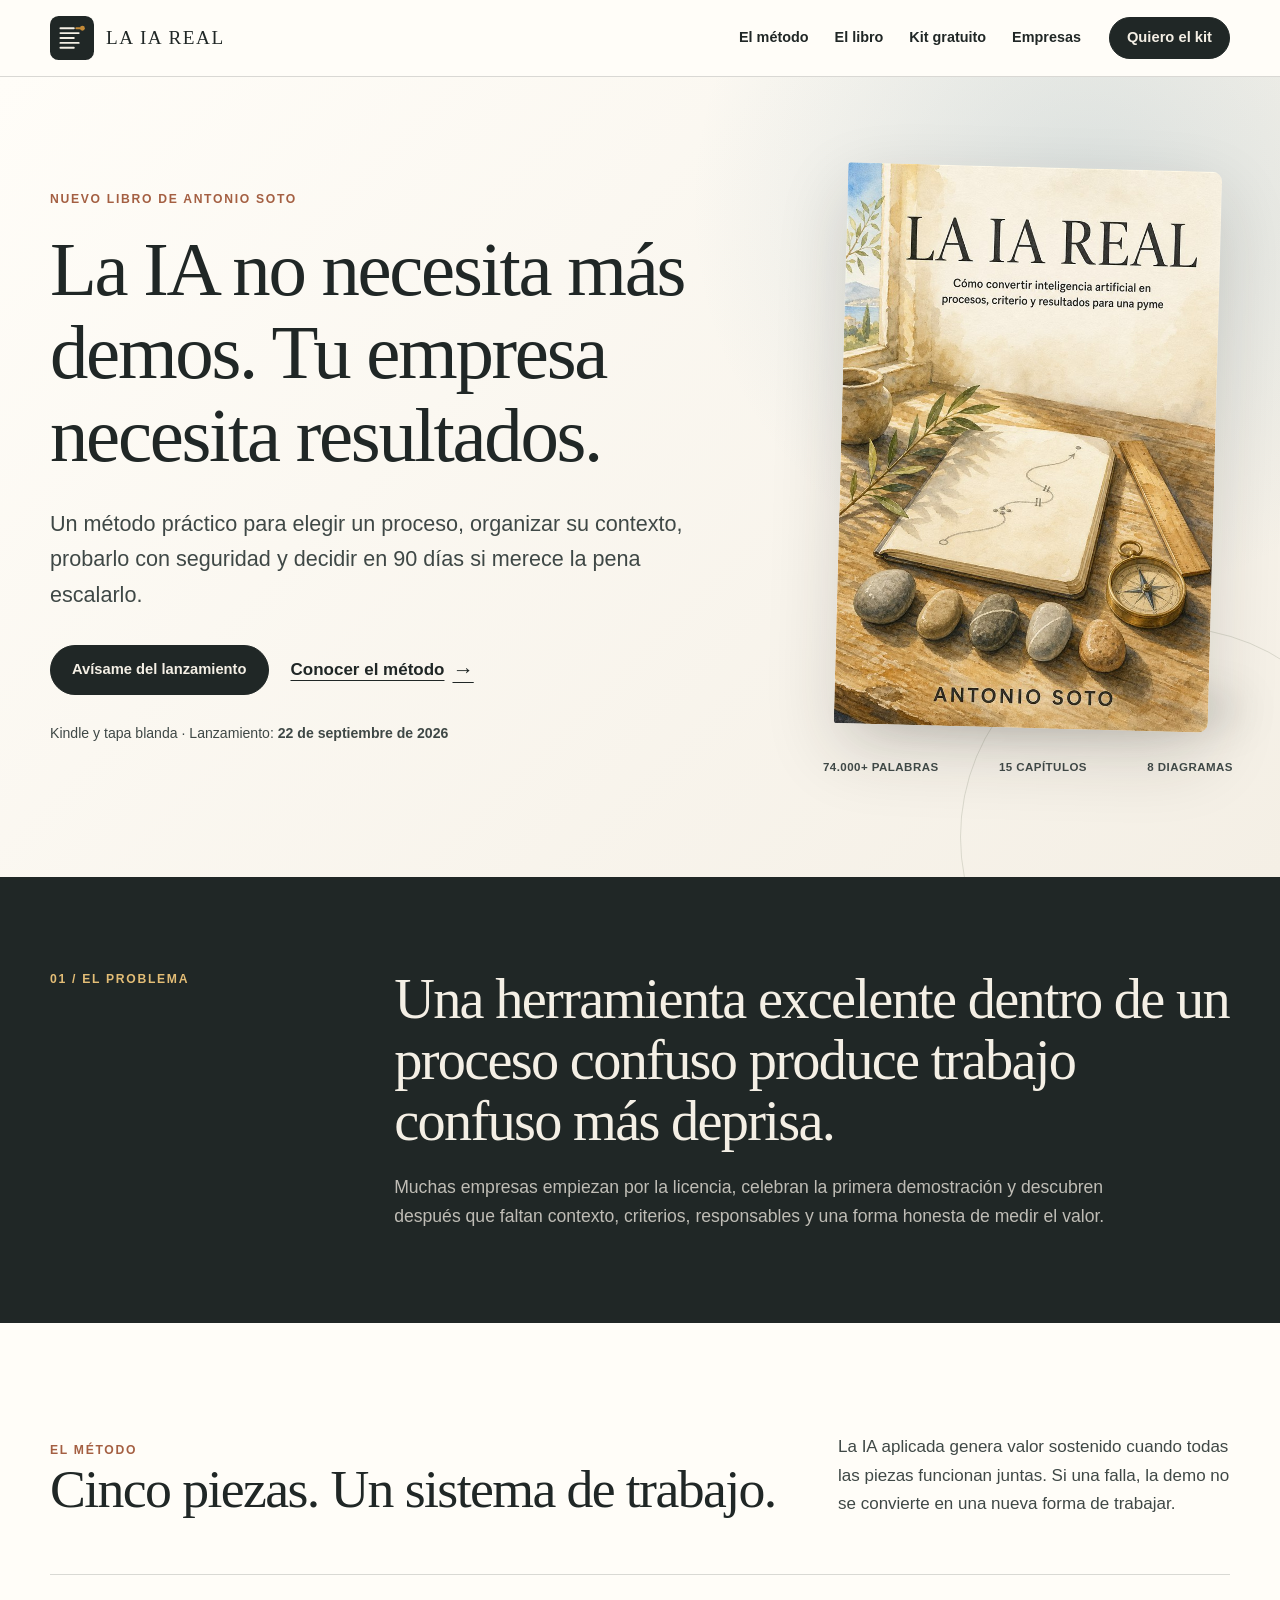
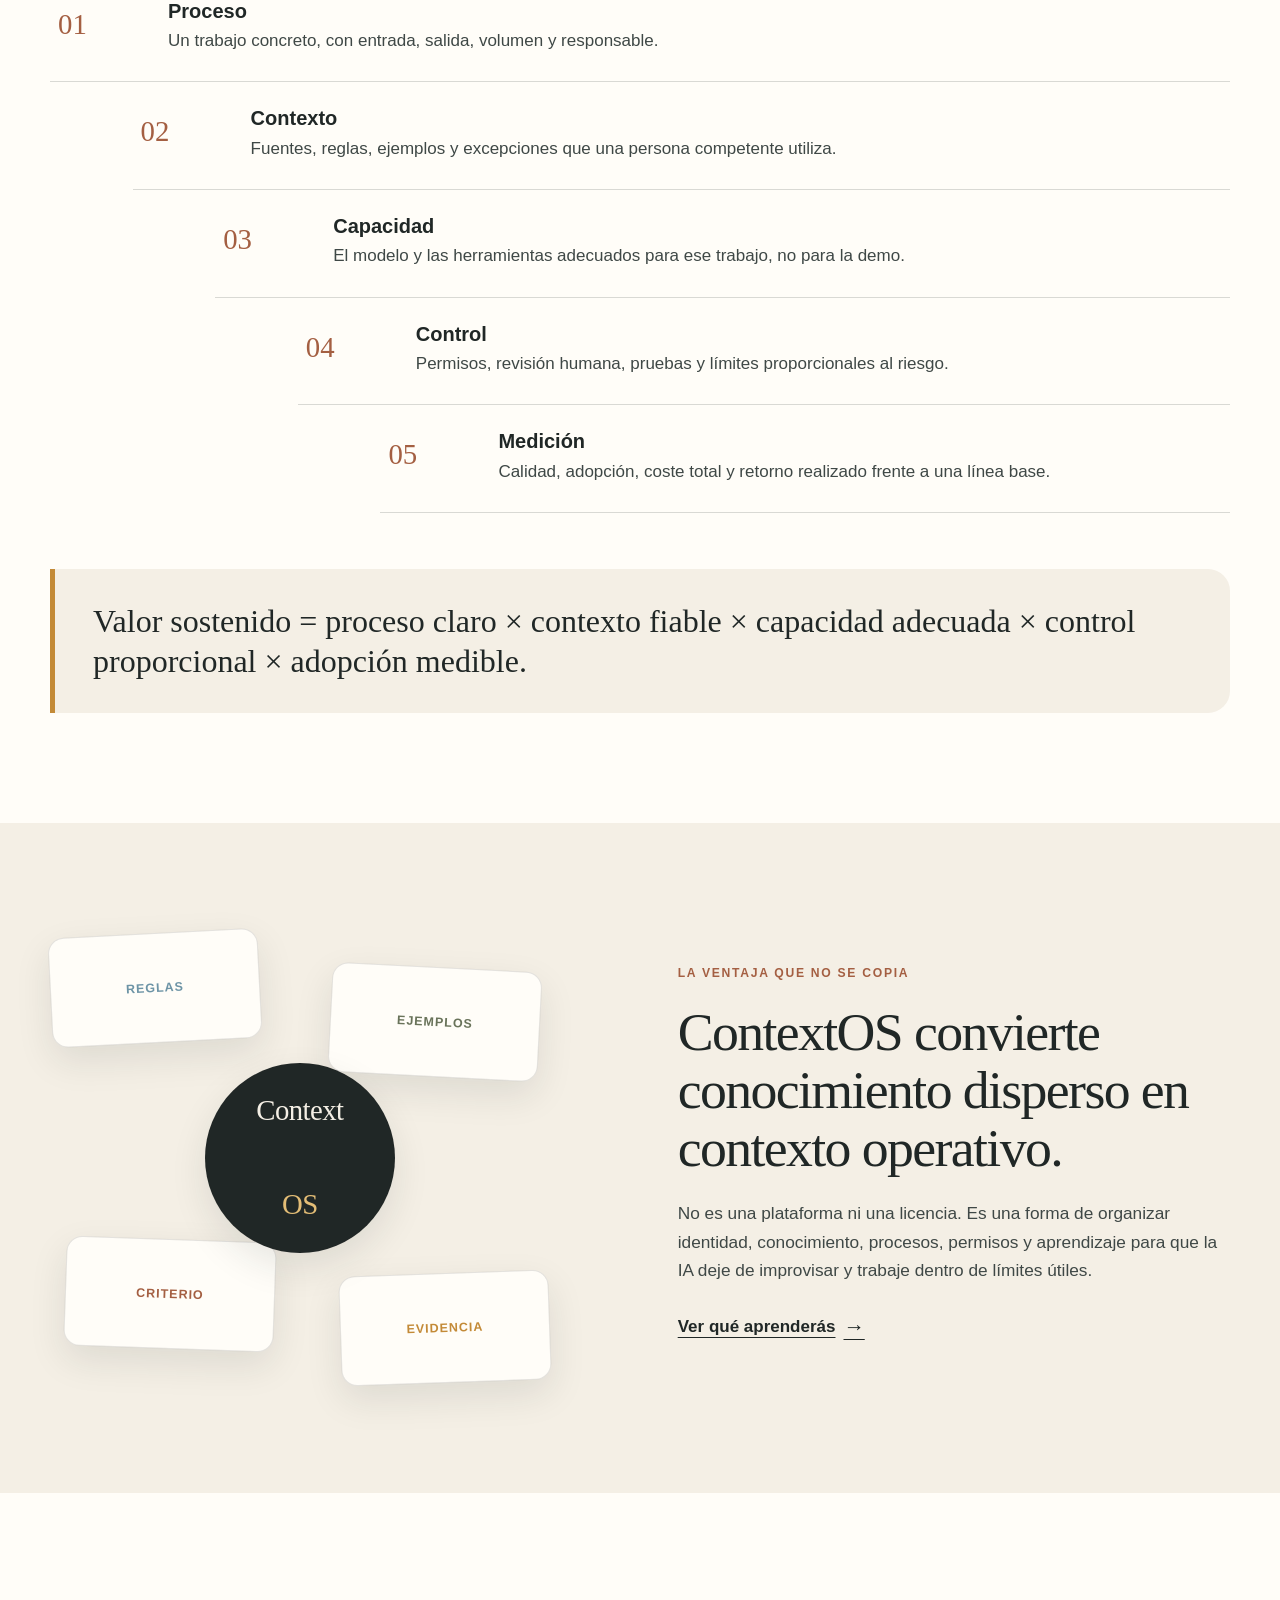
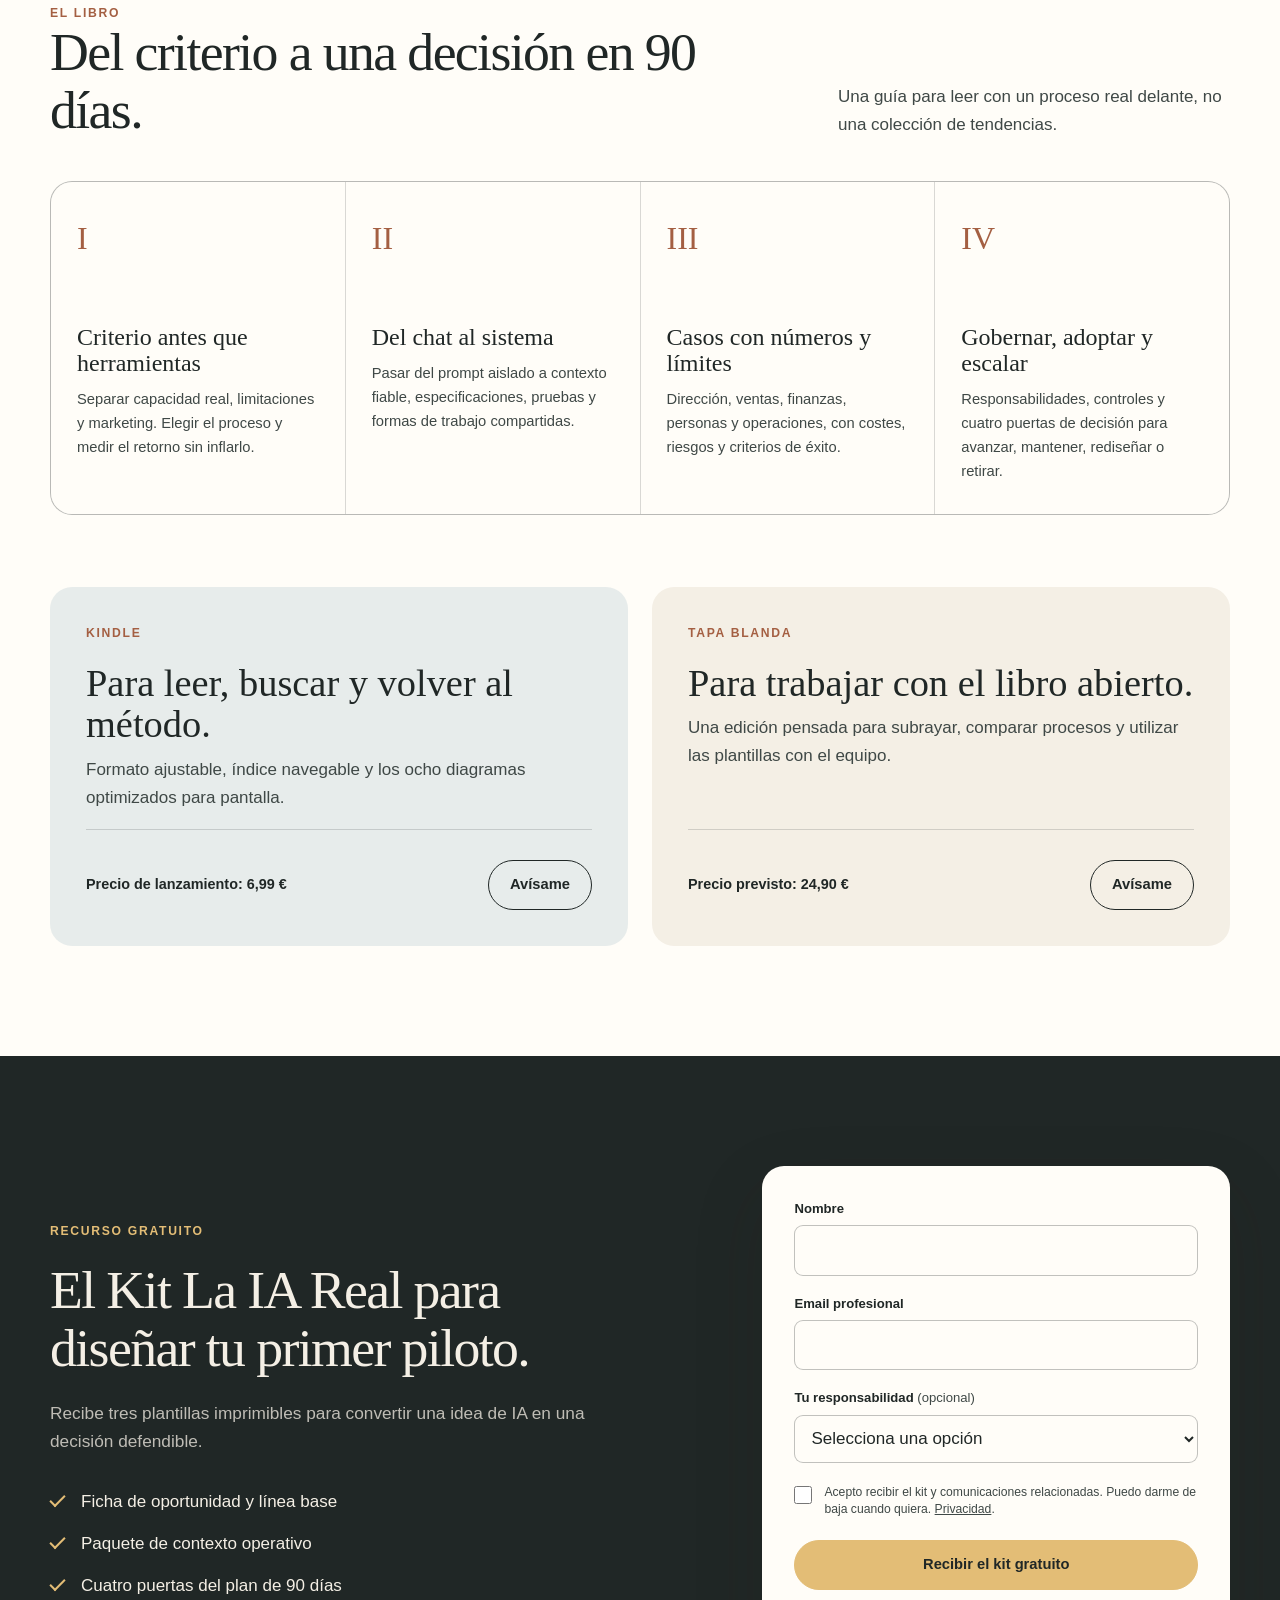
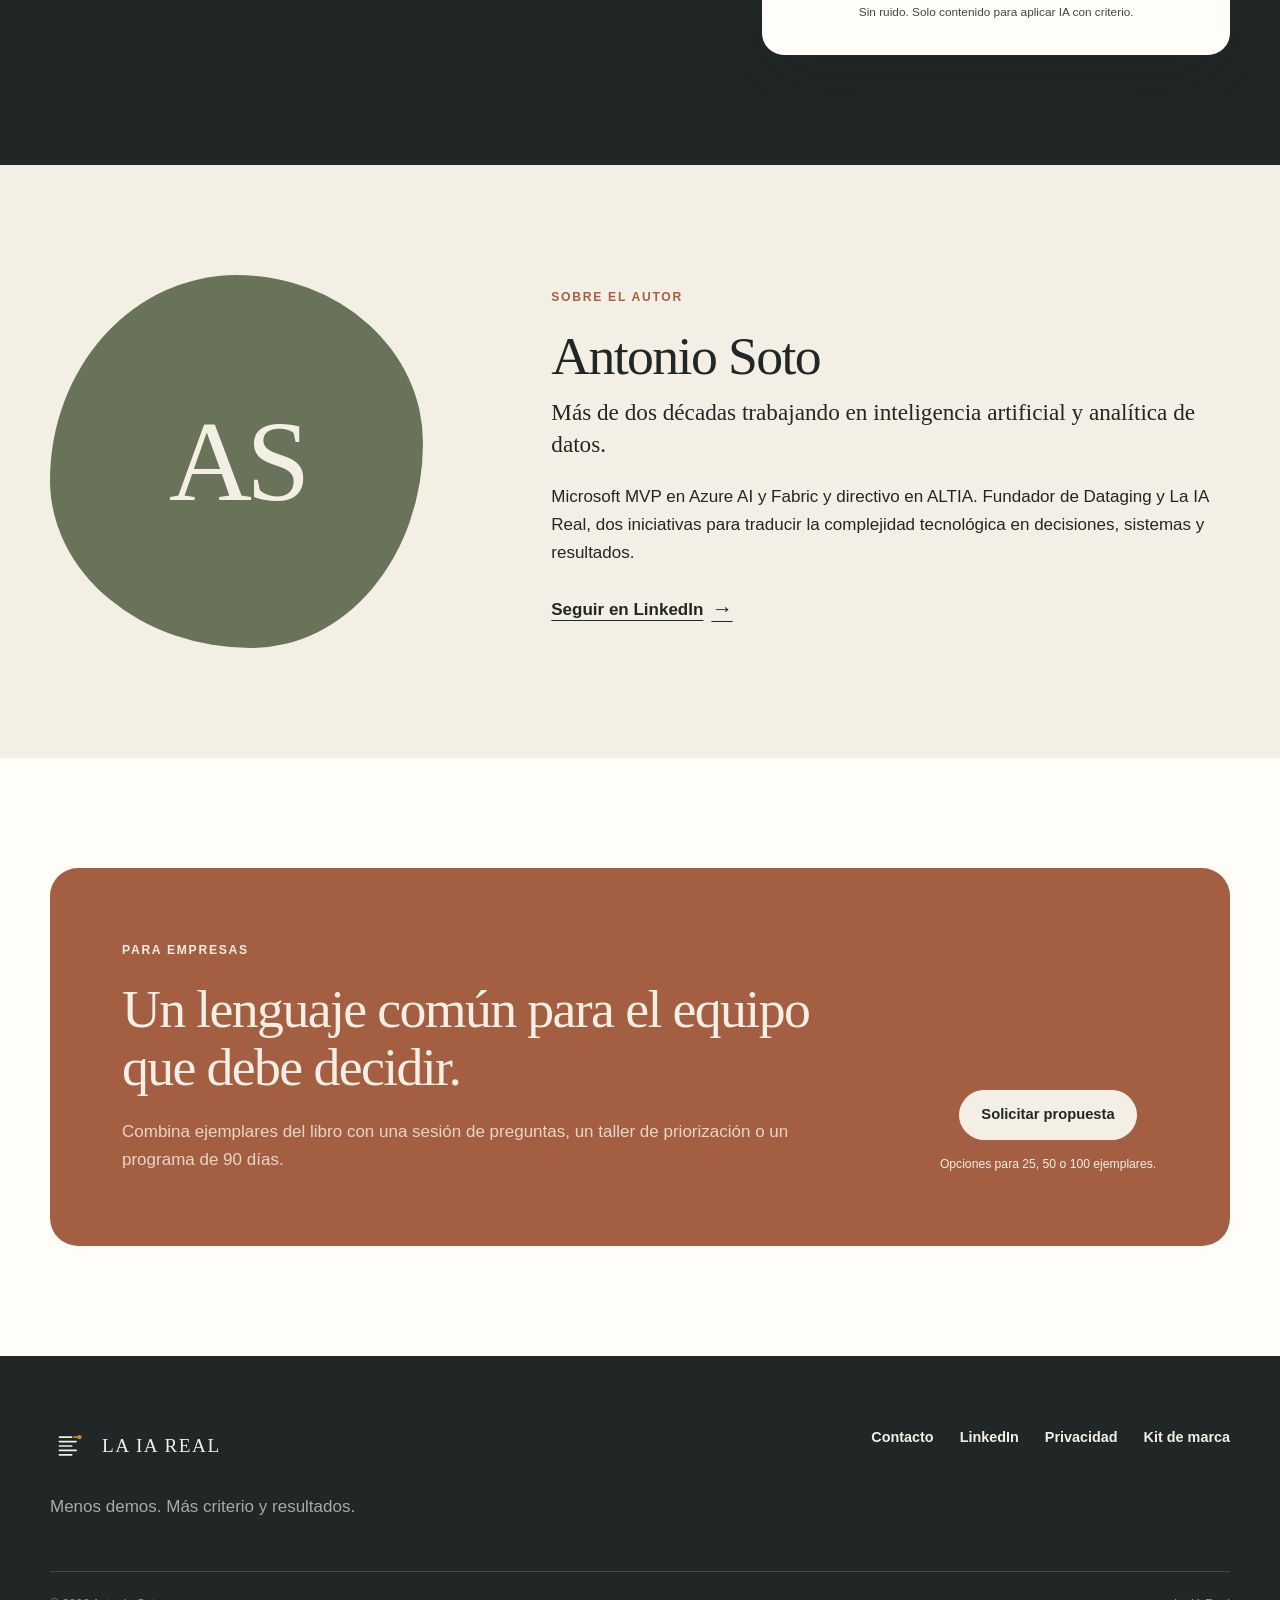
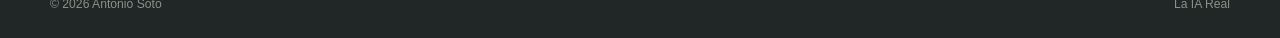
<file: index.html>
<!doctype html>
<html lang="es">
<head>
  <meta charset="utf-8">
  <meta name="viewport" content="width=device-width, initial-scale=1">
  <meta http-equiv="refresh" content="0; url=/laiareal-ebook/">
  <link rel="canonical" href="https://laiareal.github.io/laiareal-ebook/">
  <title>La IA Real</title>
</head>
<body>
  <p><a href="/laiareal-ebook/">Ir a la web de La IA Real</a></p>
</body>
</html>
</file>
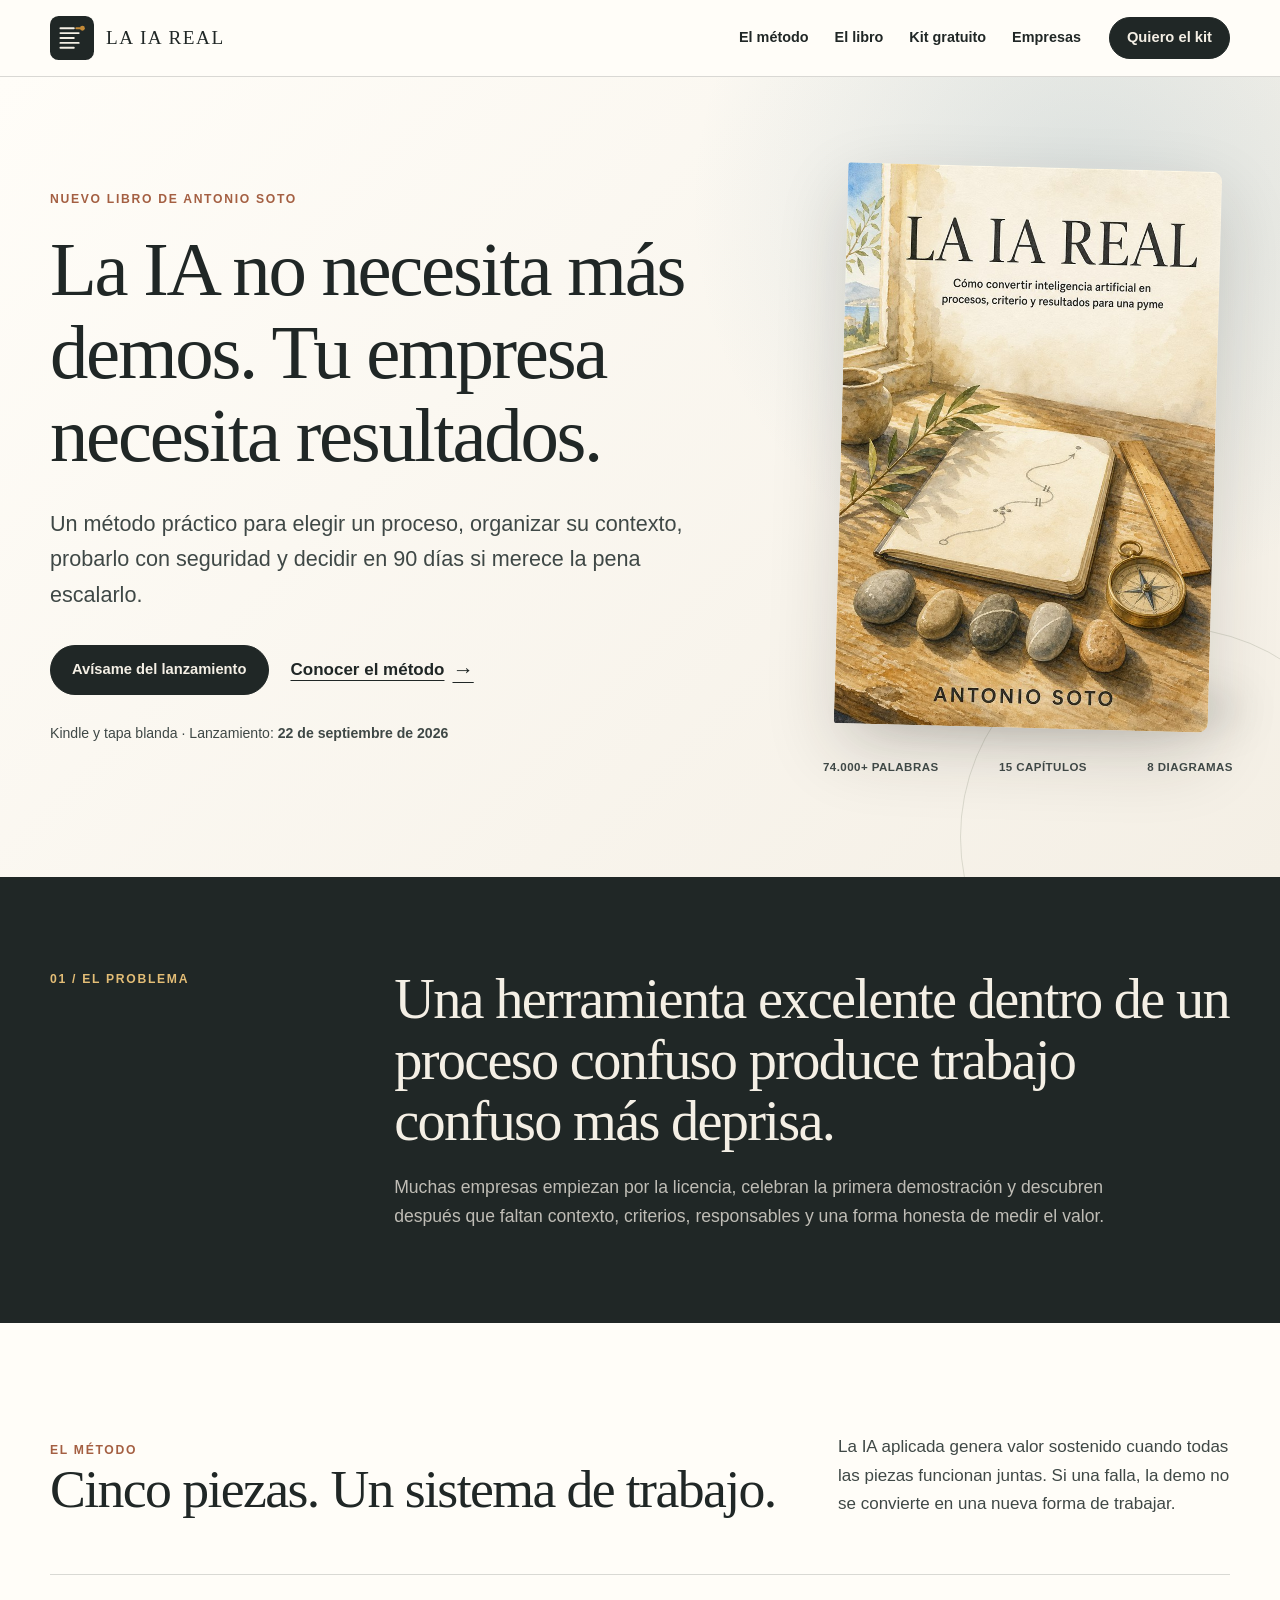
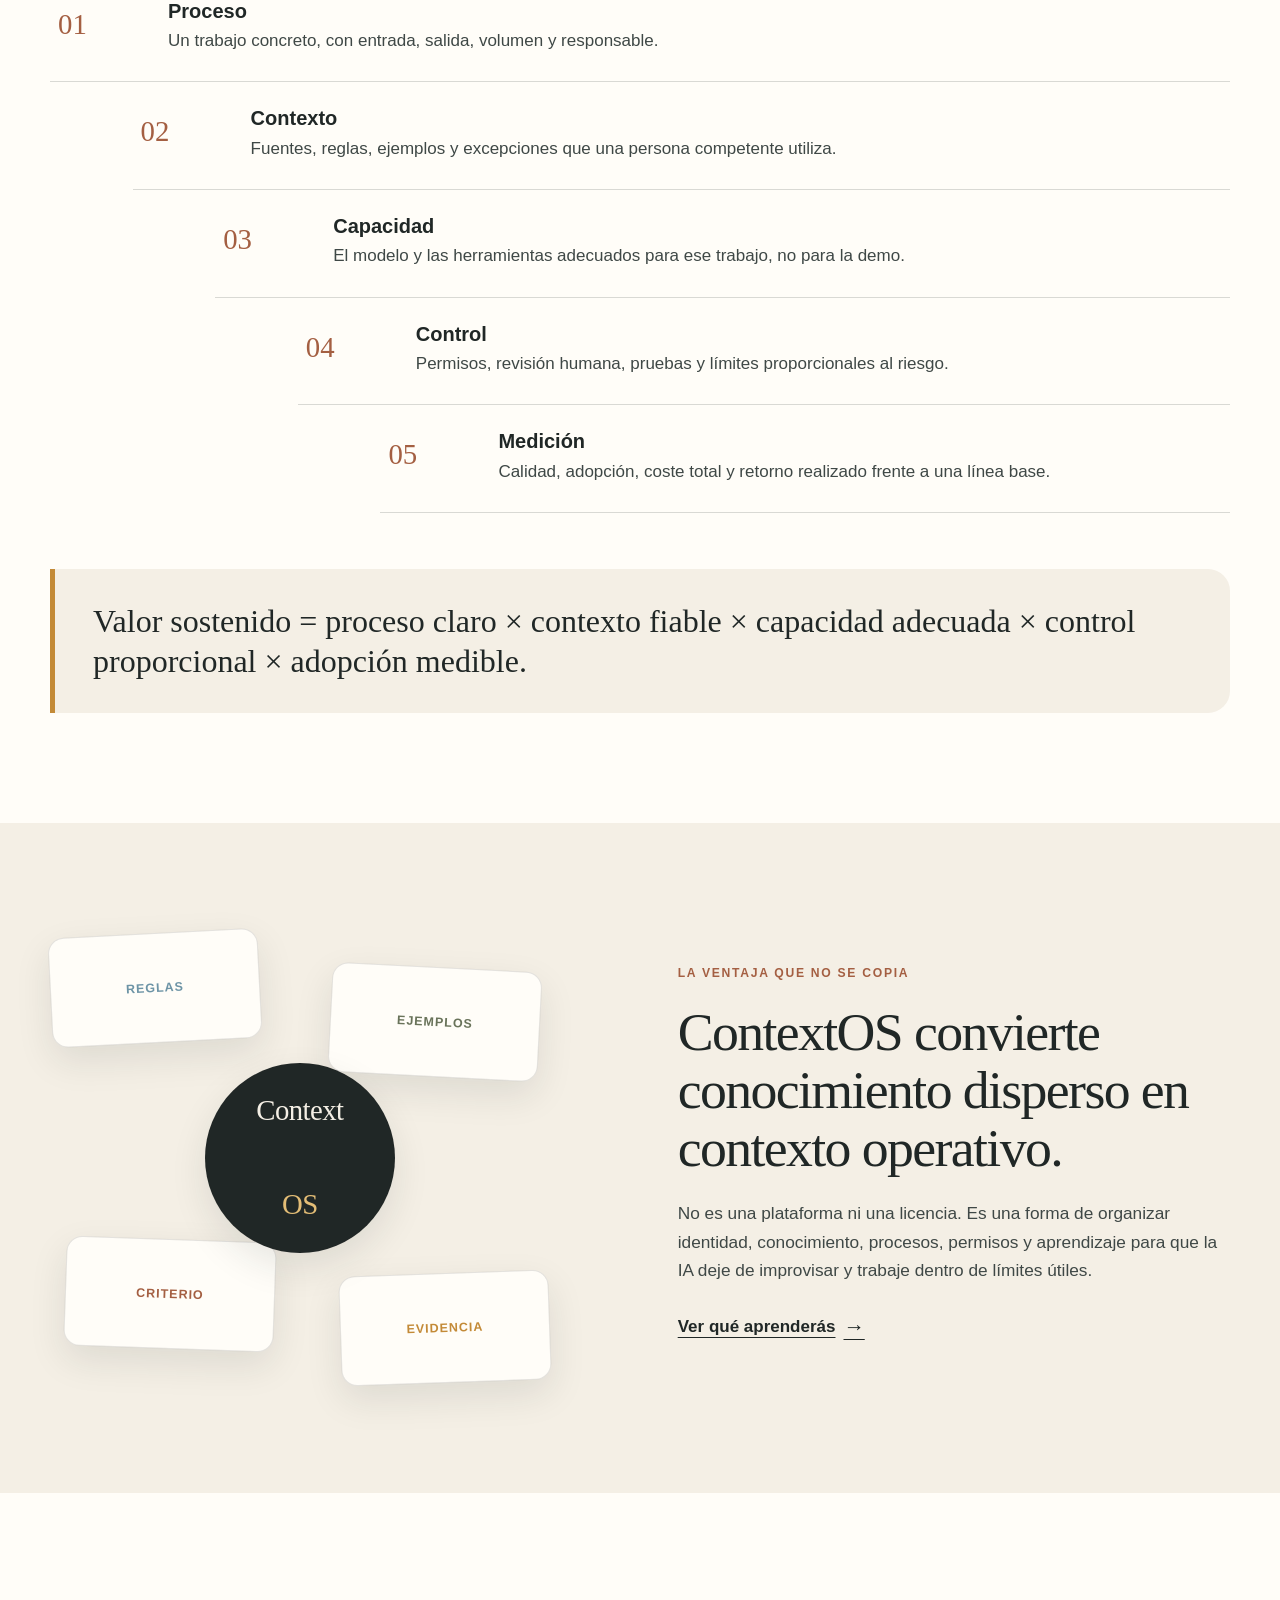
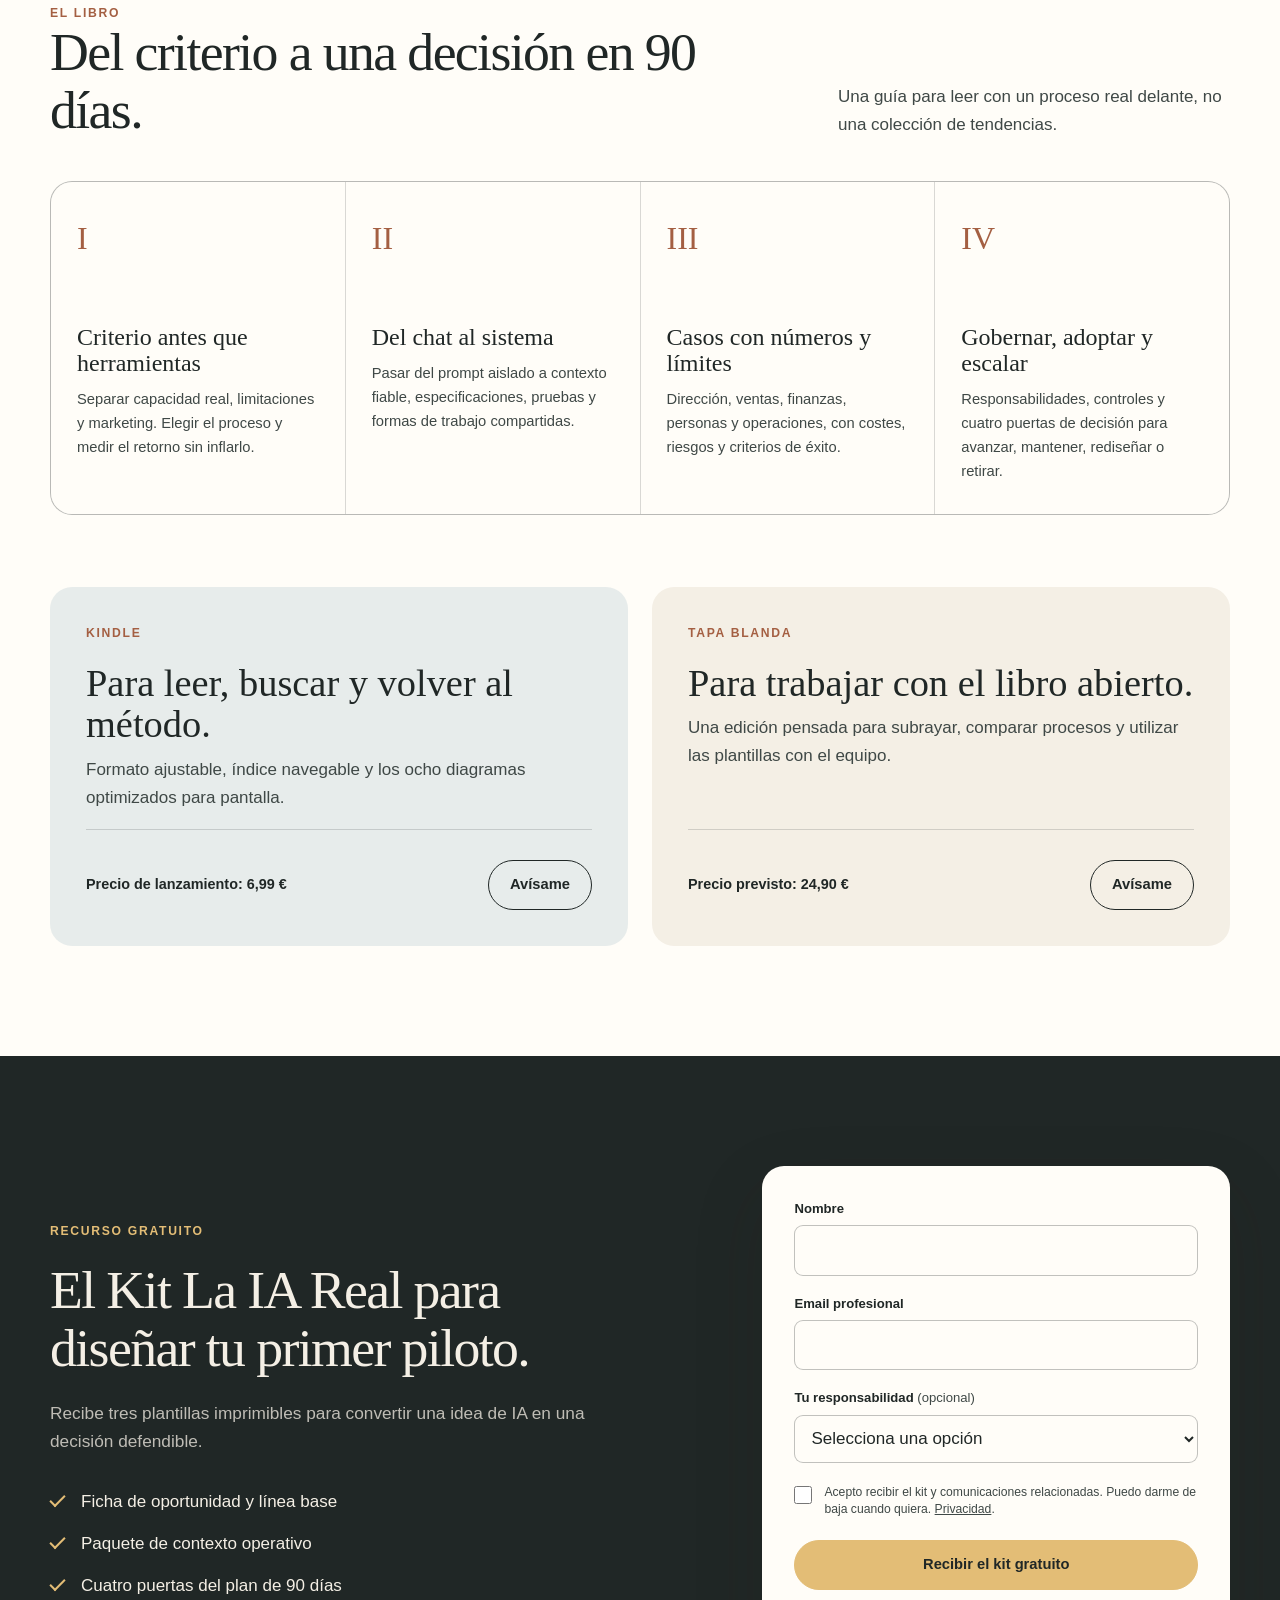
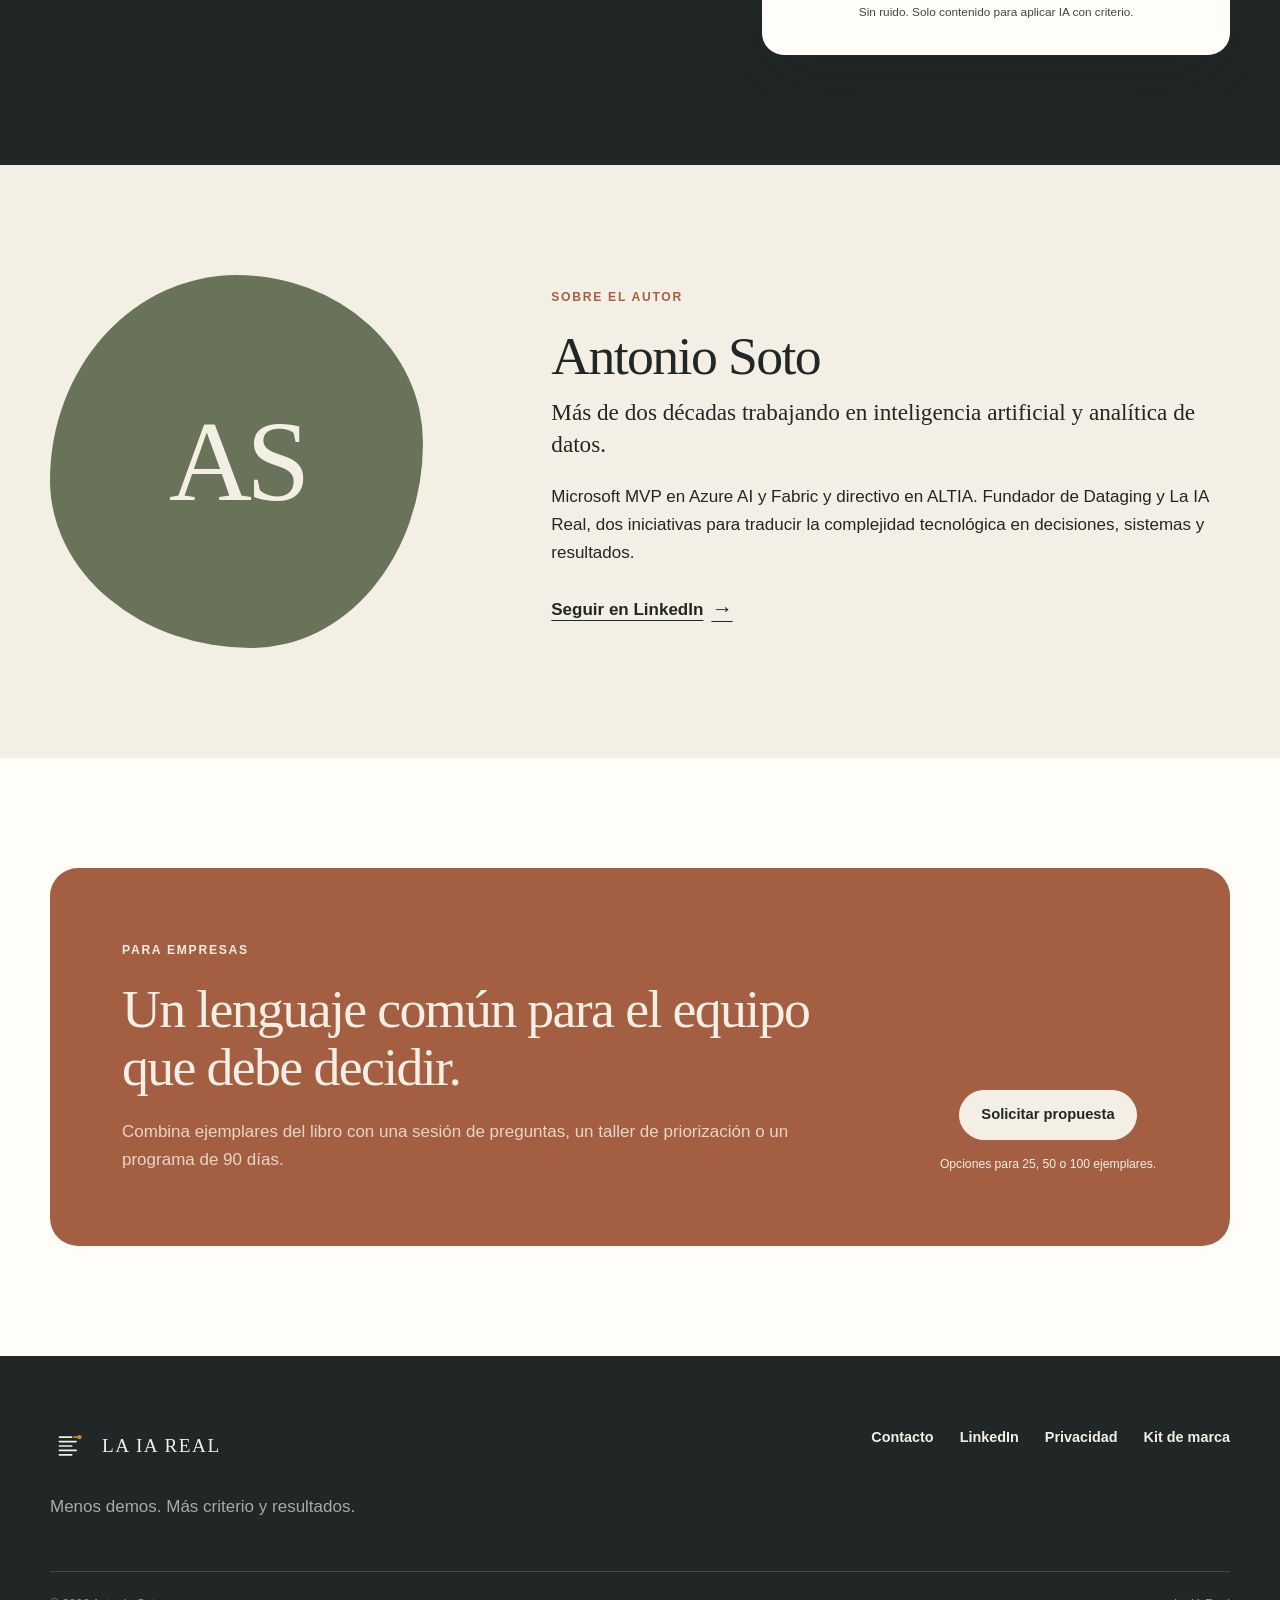
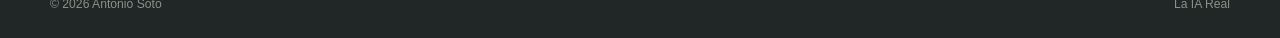
<file: laiareal-ebook/index.html>
<!doctype html>
<html lang="es">
<head>
  <meta charset="utf-8">
  <meta name="viewport" content="width=device-width, initial-scale=1">
  <title>La IA Real — IA aplicada a procesos, criterio y resultados</title>
  <meta name="description" content="El libro de Antonio Soto para convertir la inteligencia artificial en procesos, criterio y resultados medibles para una pyme.">
  <meta name="theme-color" content="#202726">
  <meta property="og:type" content="book">
  <meta property="og:title" content="La IA Real — Antonio Soto">
  <meta property="og:description" content="Menos demos. Más procesos, criterio y resultados.">
  <meta property="og:url" content="https://laiareal.github.io/laiareal-ebook/">
  <meta property="og:image" content="https://laiareal.github.io/laiareal-ebook/assets/cover-la-ia-real.jpg">
  <link rel="canonical" href="https://laiareal.github.io/laiareal-ebook/">
  <link rel="icon" href="assets/brand-mark.svg" type="image/svg+xml">
  <link rel="stylesheet" href="styles.css">
  <script src="site-config.js" defer></script>
  <script src="script.js" defer></script>
</head>
<body>
  <a class="skip-link" href="#contenido">Saltar al contenido</a>

  <header class="site-header">
    <div class="container header-inner">
      <a class="brand" href="#inicio" aria-label="La IA Real, inicio">
        <img src="assets/brand-mark.svg" alt="" width="44" height="44">
        <span>LA IA REAL</span>
      </a>
      <nav aria-label="Navegación principal">
        <a href="#metodo">El método</a>
        <a href="#libro">El libro</a>
        <a href="#kit">Kit gratuito</a>
        <a href="#empresas">Empresas</a>
      </nav>
      <a class="button button-small" href="#kit">Quiero el kit</a>
    </div>
  </header>

  <main id="contenido">
    <section class="hero" id="inicio">
      <div class="container hero-grid">
        <div class="hero-copy">
          <p class="eyebrow">Nuevo libro de Antonio Soto</p>
          <h1>La IA no necesita más demos. Tu empresa necesita resultados.</h1>
          <p class="hero-lead">Un método práctico para elegir un proceso, organizar su contexto, probarlo con seguridad y decidir en 90 días si merece la pena escalarlo.</p>
          <div class="button-row">
            <a class="button" data-store-link="kindle" href="#kit">Avísame del lanzamiento</a>
            <a class="text-link" href="#metodo">Conocer el método <span aria-hidden="true">→</span></a>
          </div>
          <p class="release-note">Kindle y tapa blanda · Lanzamiento: <strong data-launch-date>22 de septiembre de 2026</strong></p>
        </div>

        <div class="book-stage" aria-label="Portada del libro La IA Real">
          <div class="book-shadow" aria-hidden="true"></div>
          <img class="book-cover" src="assets/cover-la-ia-real.jpg" alt="Portada de La IA Real, de Antonio Soto" width="720" height="1080">
          <p class="stage-note"><span>74.000+ palabras</span><span>15 capítulos</span><span>8 diagramas</span></p>
        </div>
      </div>
    </section>

    <section class="problem section-dark" aria-labelledby="problema-title">
      <div class="container statement-grid">
        <p class="section-number">01 / El problema</p>
        <div>
          <h2 id="problema-title">Una herramienta excelente dentro de un proceso confuso produce trabajo confuso más deprisa.</h2>
          <p>Muchas empresas empiezan por la licencia, celebran la primera demostración y descubren después que faltan contexto, criterios, responsables y una forma honesta de medir el valor.</p>
        </div>
      </div>
    </section>

    <section class="method section" id="metodo" aria-labelledby="metodo-title">
      <div class="container">
        <div class="section-heading">
          <div>
            <p class="eyebrow">El método</p>
            <h2 id="metodo-title">Cinco piezas. Un sistema de trabajo.</h2>
          </div>
          <p>La IA aplicada genera valor sostenido cuando todas las piezas funcionan juntas. Si una falla, la demo no se convierte en una nueva forma de trabajar.</p>
        </div>

        <ol class="layer-list">
          <li>
            <span class="layer-index">01</span>
            <div><h3>Proceso</h3><p>Un trabajo concreto, con entrada, salida, volumen y responsable.</p></div>
          </li>
          <li>
            <span class="layer-index">02</span>
            <div><h3>Contexto</h3><p>Fuentes, reglas, ejemplos y excepciones que una persona competente utiliza.</p></div>
          </li>
          <li>
            <span class="layer-index">03</span>
            <div><h3>Capacidad</h3><p>El modelo y las herramientas adecuados para ese trabajo, no para la demo.</p></div>
          </li>
          <li>
            <span class="layer-index">04</span>
            <div><h3>Control</h3><p>Permisos, revisión humana, pruebas y límites proporcionales al riesgo.</p></div>
          </li>
          <li>
            <span class="layer-index">05</span>
            <div><h3>Medición</h3><p>Calidad, adopción, coste total y retorno realizado frente a una línea base.</p></div>
          </li>
        </ol>

        <blockquote class="formula">
          <p>Valor sostenido = proceso claro × contexto fiable × capacidad adecuada × control proporcional × adopción medible.</p>
        </blockquote>
      </div>
    </section>

    <section class="context-section section" aria-labelledby="contextos-title">
      <div class="container context-grid">
        <div class="context-visual" aria-hidden="true">
          <div class="context-card card-a"><span>Reglas</span></div>
          <div class="context-card card-b"><span>Ejemplos</span></div>
          <div class="context-card card-c"><span>Criterio</span></div>
          <div class="context-card card-d"><span>Evidencia</span></div>
          <div class="context-core">Context<span>OS</span></div>
        </div>
        <div>
          <p class="eyebrow">La ventaja que no se copia</p>
          <h2 id="contextos-title">ContextOS convierte conocimiento disperso en contexto operativo.</h2>
          <p>No es una plataforma ni una licencia. Es una forma de organizar identidad, conocimiento, procesos, permisos y aprendizaje para que la IA deje de improvisar y trabaje dentro de límites útiles.</p>
          <a class="text-link" href="#libro">Ver qué aprenderás <span aria-hidden="true">→</span></a>
        </div>
      </div>
    </section>

    <section class="book-section section" id="libro" aria-labelledby="libro-title">
      <div class="container">
        <div class="section-heading compact-heading">
          <div>
            <p class="eyebrow">El libro</p>
            <h2 id="libro-title">Del criterio a una decisión en 90 días.</h2>
          </div>
          <p>Una guía para leer con un proceso real delante, no una colección de tendencias.</p>
        </div>

        <div class="part-grid">
          <article>
            <span>I</span>
            <h3>Criterio antes que herramientas</h3>
            <p>Separar capacidad real, limitaciones y marketing. Elegir el proceso y medir el retorno sin inflarlo.</p>
          </article>
          <article>
            <span>II</span>
            <h3>Del chat al sistema</h3>
            <p>Pasar del prompt aislado a contexto fiable, especificaciones, pruebas y formas de trabajo compartidas.</p>
          </article>
          <article>
            <span>III</span>
            <h3>Casos con números y límites</h3>
            <p>Dirección, ventas, finanzas, personas y operaciones, con costes, riesgos y criterios de éxito.</p>
          </article>
          <article>
            <span>IV</span>
            <h3>Gobernar, adoptar y escalar</h3>
            <p>Responsabilidades, controles y cuatro puertas de decisión para avanzar, mantener, rediseñar o retirar.</p>
          </article>
        </div>

        <div class="format-grid">
          <article class="format-card">
            <div>
              <p class="eyebrow">Kindle</p>
              <h3>Para leer, buscar y volver al método.</h3>
              <p>Formato ajustable, índice navegable y los ocho diagramas optimizados para pantalla.</p>
            </div>
            <div class="format-footer">
              <strong>Precio de lanzamiento: 6,99 €</strong>
              <a class="button button-secondary" data-store-link="kindle" href="#kit">Avísame</a>
            </div>
          </article>
          <article class="format-card format-card-paper">
            <div>
              <p class="eyebrow">Tapa blanda</p>
              <h3>Para trabajar con el libro abierto.</h3>
              <p>Una edición pensada para subrayar, comparar procesos y utilizar las plantillas con el equipo.</p>
            </div>
            <div class="format-footer">
              <strong>Precio previsto: 24,90 €</strong>
              <a class="button button-secondary" data-store-link="paperback" href="#kit">Avísame</a>
            </div>
          </article>
        </div>
      </div>
    </section>

    <section class="kit-section section-dark" id="kit" aria-labelledby="kit-title">
      <div class="container kit-grid">
        <div>
          <p class="eyebrow eyebrow-light">Recurso gratuito</p>
          <h2 id="kit-title">El Kit La IA Real para diseñar tu primer piloto.</h2>
          <p>Recibe tres plantillas imprimibles para convertir una idea de IA en una decisión defendible.</p>
          <ul class="check-list">
            <li>Ficha de oportunidad y línea base</li>
            <li>Paquete de contexto operativo</li>
            <li>Cuatro puertas del plan de 90 días</li>
          </ul>
        </div>

        <form class="signup-card" method="post" action="https://formsubmit.co/contacto@laiareal.com" data-kit-form>
          <input type="hidden" name="_subject" value="Nueva solicitud del Kit La IA Real">
          <input type="hidden" name="_next" value="https://laiareal.github.io/laiareal-ebook/kit-ia-real.html">
          <input type="hidden" name="_captcha" value="false">
          <input type="text" name="_honey" tabindex="-1" autocomplete="off" hidden aria-hidden="true">

          <label for="nombre">Nombre</label>
          <input id="nombre" name="nombre" type="text" autocomplete="name" required>

          <label for="email">Email profesional</label>
          <input id="email" name="email" type="email" autocomplete="email" required>

          <label for="rol">Tu responsabilidad <span>(opcional)</span></label>
          <select id="rol" name="rol">
            <option value="">Selecciona una opción</option>
            <option>Dirección general</option>
            <option>Operaciones o transformación</option>
            <option>Tecnología o datos</option>
            <option>Consultoría</option>
            <option>Otra</option>
          </select>

          <label class="consent" for="consentimiento">
            <input id="consentimiento" name="consentimiento" type="checkbox" value="aceptado" required>
            <span>Acepto recibir el kit y comunicaciones relacionadas. Puedo darme de baja cuando quiera. <a href="privacidad.html">Privacidad</a>.</span>
          </label>

          <button class="button button-full" type="submit">Recibir el kit gratuito</button>
          <p class="form-note">Sin ruido. Solo contenido para aplicar IA con criterio.</p>
        </form>
      </div>
    </section>

    <section class="author-section section" aria-labelledby="autor-title">
      <div class="container author-grid">
        <div class="author-monogram" aria-hidden="true">AS</div>
        <div>
          <p class="eyebrow">Sobre el autor</p>
          <h2 id="autor-title">Antonio Soto</h2>
          <p class="author-lead">Más de dos décadas trabajando en inteligencia artificial y analítica de datos.</p>
          <p>Microsoft MVP en Azure AI y Fabric y directivo en ALTIA. Fundador de Dataging y La IA Real, dos iniciativas para traducir la complejidad tecnológica en decisiones, sistemas y resultados.</p>
          <a class="text-link" data-linkedin href="https://www.linkedin.com/in/antoniosql/" target="_blank" rel="noopener noreferrer">Seguir en LinkedIn <span aria-hidden="true">→</span></a>
        </div>
      </div>
    </section>

    <section class="business-section section" id="empresas" aria-labelledby="empresas-title">
      <div class="container business-card">
        <div>
          <p class="eyebrow">Para empresas</p>
          <h2 id="empresas-title">Un lenguaje común para el equipo que debe decidir.</h2>
          <p>Combina ejemplares del libro con una sesión de preguntas, un taller de priorización o un programa de 90 días.</p>
        </div>
        <div class="business-actions">
          <a class="button" data-contact-email href="mailto:contacto@laiareal.com">Solicitar propuesta</a>
          <p>Opciones para 25, 50 o 100 ejemplares.</p>
        </div>
      </div>
    </section>
  </main>

  <footer class="site-footer">
    <div class="container footer-grid">
      <div>
        <a class="brand brand-light" href="#inicio">
          <img src="assets/brand-mark.svg" alt="" width="40" height="40">
          <span>LA IA REAL</span>
        </a>
        <p>Menos demos. Más criterio y resultados.</p>
      </div>
      <div class="footer-links">
        <a data-contact-email href="mailto:contacto@laiareal.com">Contacto</a>
        <a data-linkedin href="https://www.linkedin.com/in/antoniosql/">LinkedIn</a>
        <a href="privacidad.html">Privacidad</a>
        <a href="brand-kit.html">Kit de marca</a>
      </div>
    </div>
    <div class="container footer-bottom">
      <span>© <span data-current-year>2026</span> Antonio Soto</span>
      <span>La IA Real</span>
    </div>
  </footer>
</body>
</html>
</file>
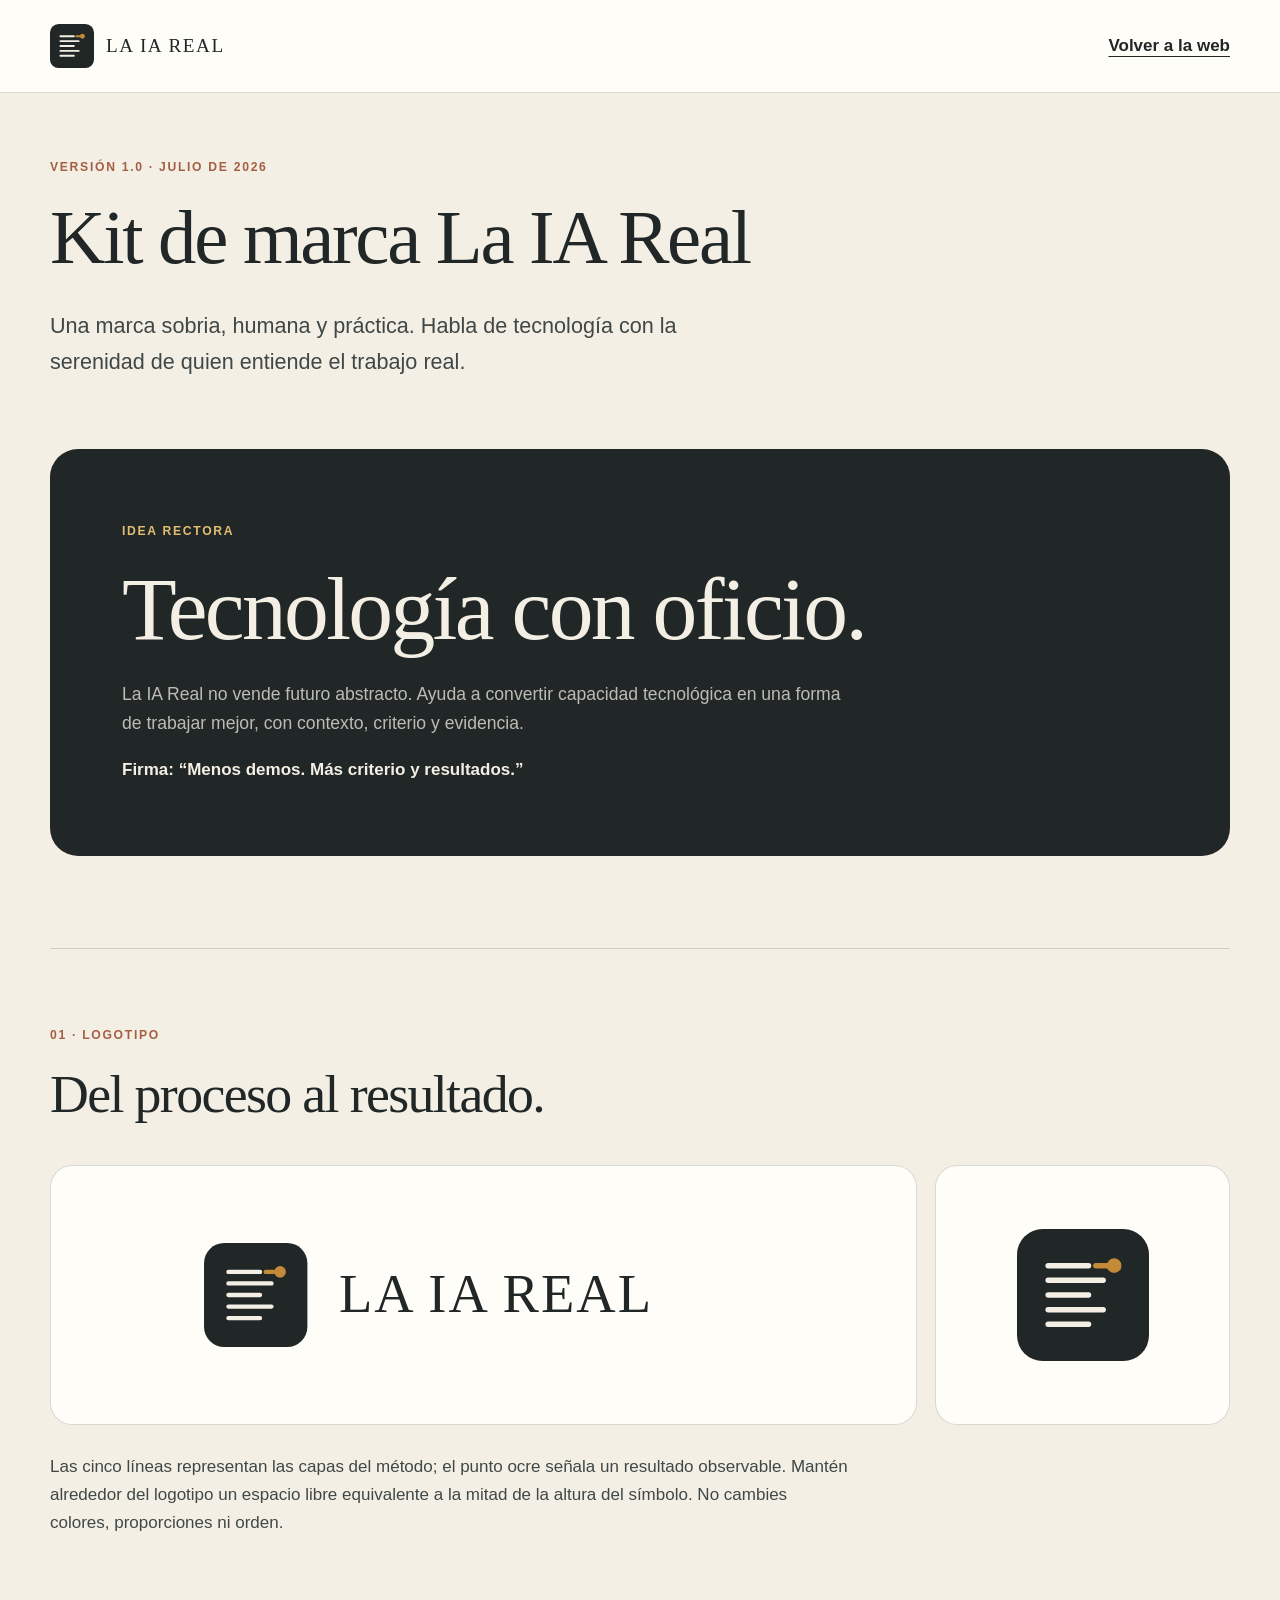
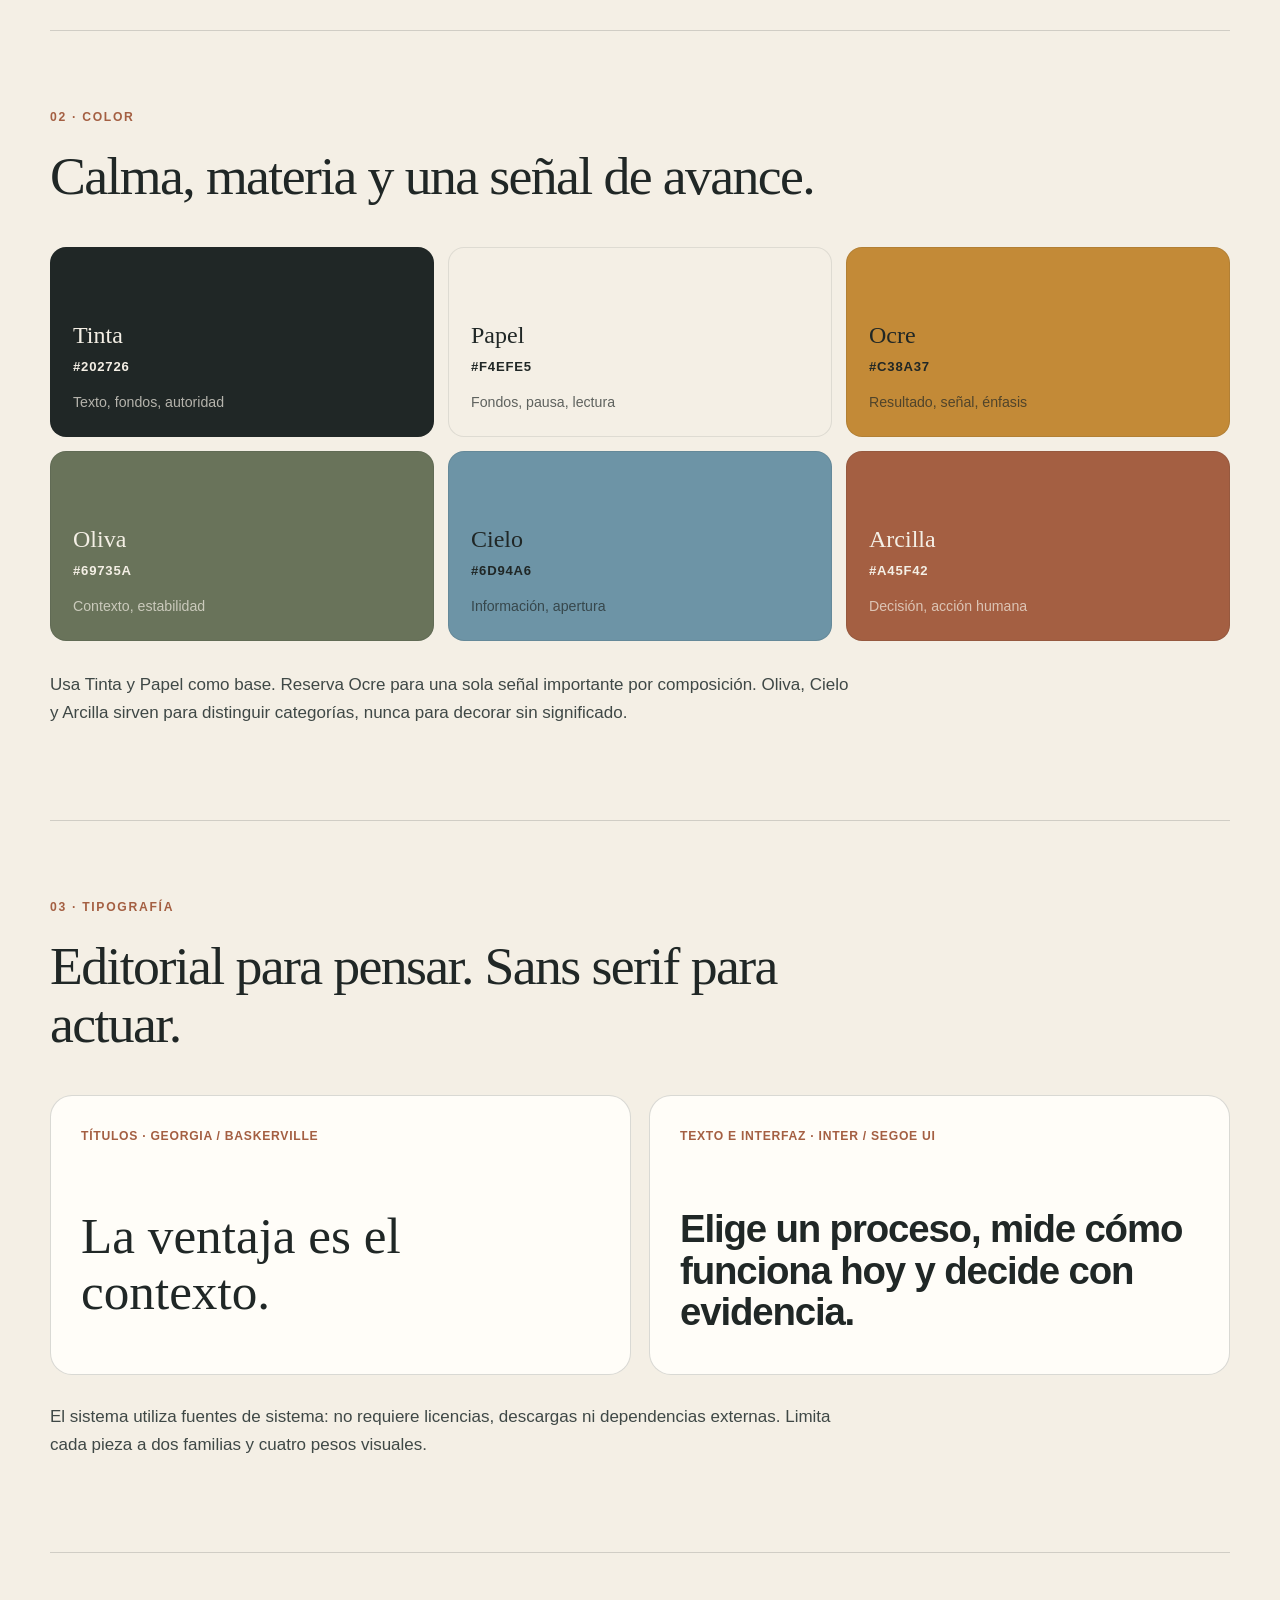
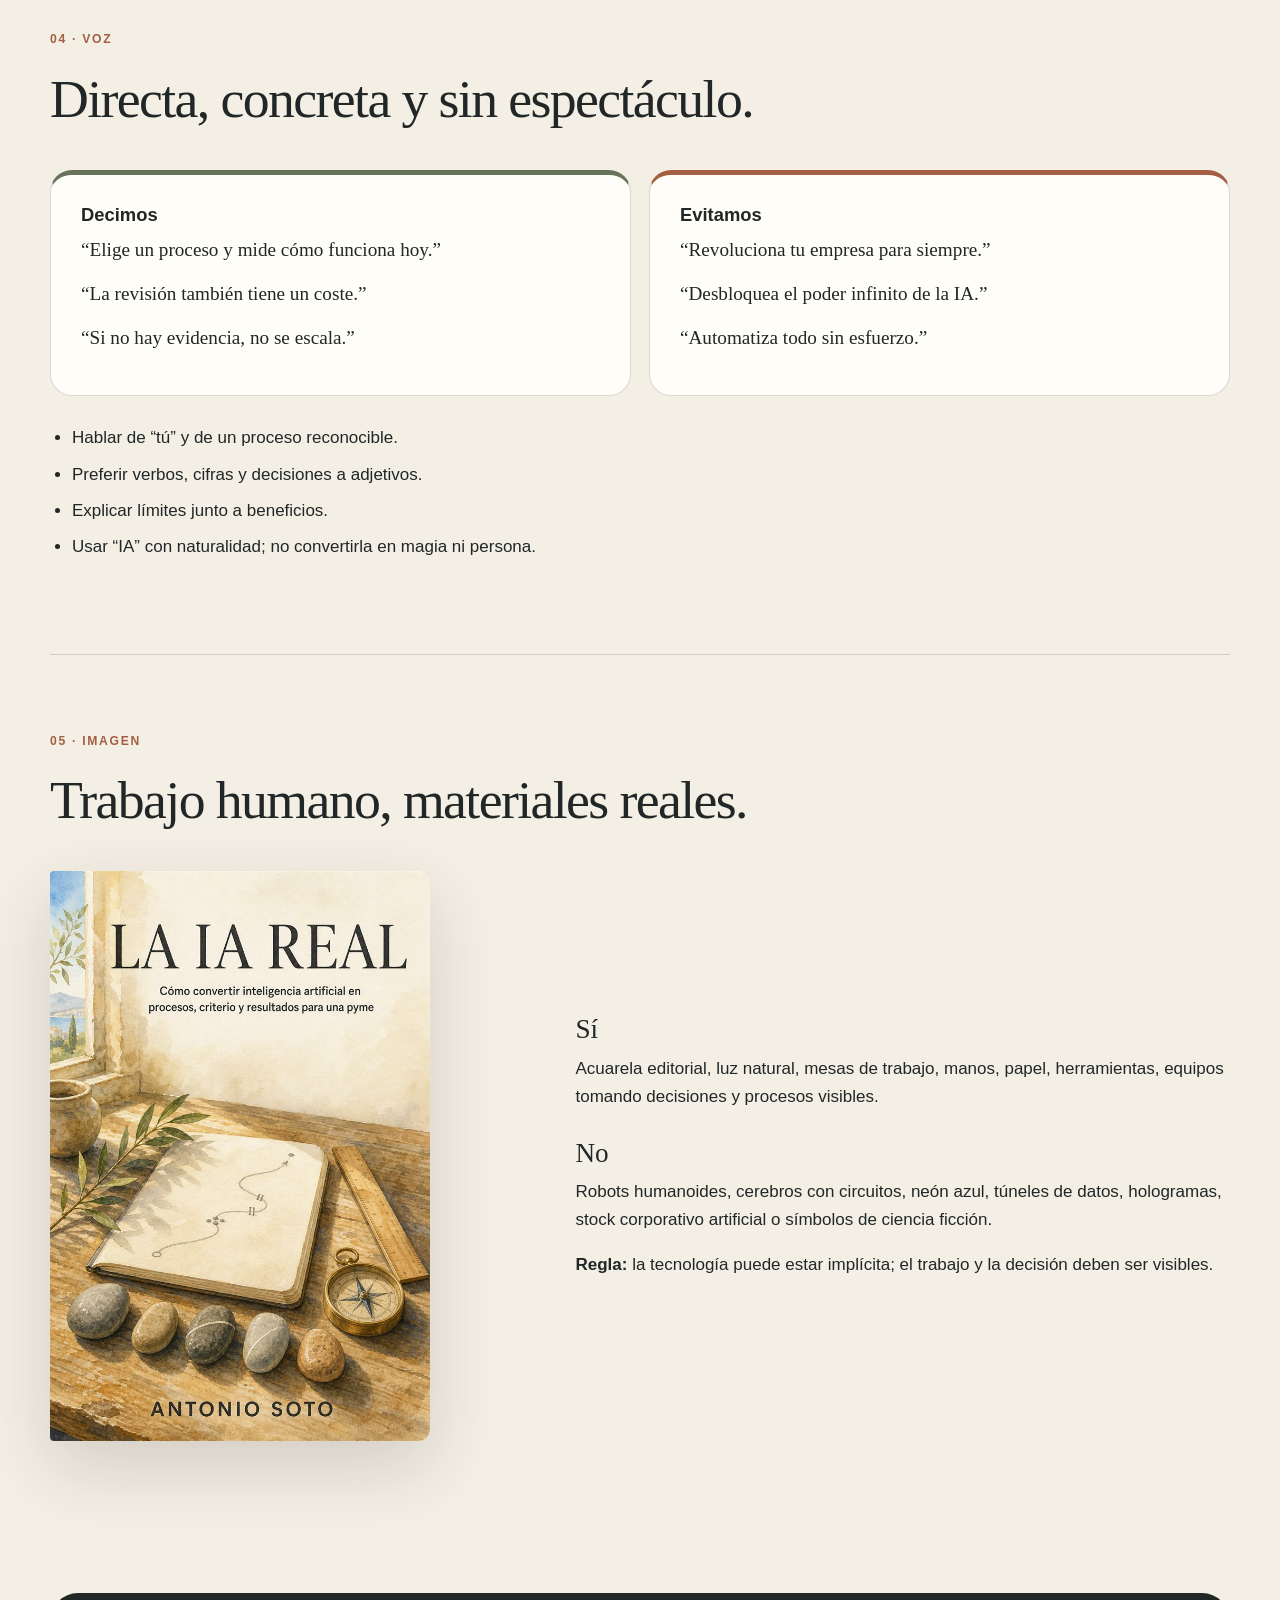
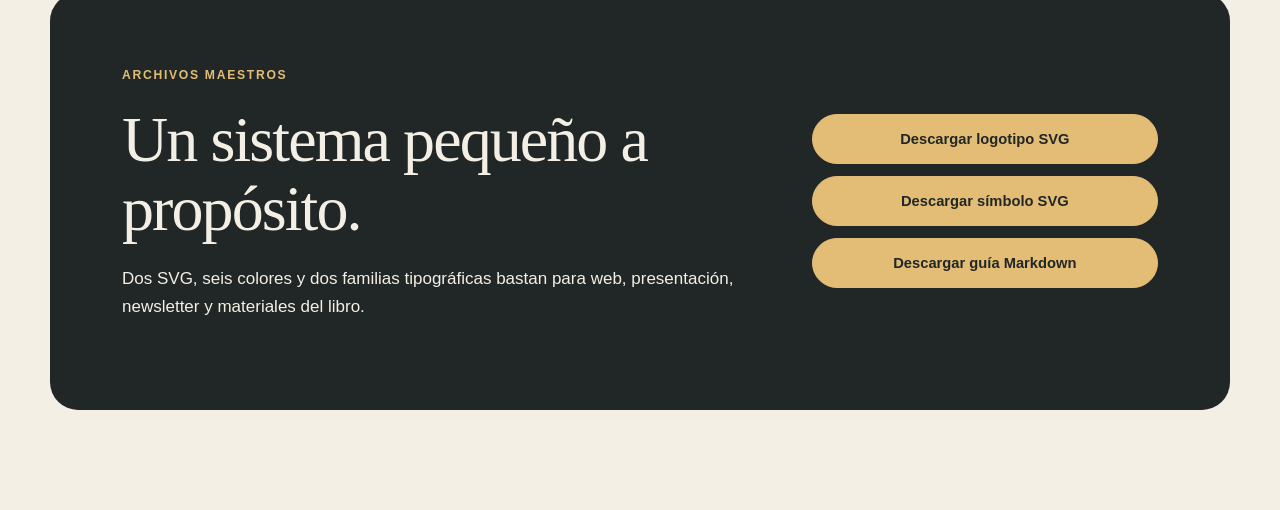
<file: laiareal-ebook/brand-kit.html>
<!doctype html>
<html lang="es">
<head>
  <meta charset="utf-8">
  <meta name="viewport" content="width=device-width, initial-scale=1">
  <title>Kit de marca — La IA Real</title>
  <meta name="description" content="Sistema visual y verbal mínimo de La IA Real.">
  <link rel="icon" href="assets/brand-mark.svg" type="image/svg+xml">
  <link rel="stylesheet" href="styles.css">
</head>
<body>
  <header class="utility-header">
    <div class="container">
      <a class="brand" href="index.html">
        <img src="assets/brand-mark.svg" alt="" width="44" height="44">
        <span>LA IA REAL</span>
      </a>
      <a class="text-link" href="index.html">Volver a la web</a>
    </div>
  </header>

  <main class="utility-main brand-guide">
    <div class="container">
      <section class="utility-intro">
        <p class="eyebrow">Versión 1.0 · julio de 2026</p>
        <h1>Kit de marca La IA Real</h1>
        <p class="hero-lead">Una marca sobria, humana y práctica. Habla de tecnología con la serenidad de quien entiende el trabajo real.</p>
      </section>

      <section class="brand-panel brand-idea">
        <p class="eyebrow eyebrow-light">Idea rectora</p>
        <h2>Tecnología con oficio.</h2>
        <p>La IA Real no vende futuro abstracto. Ayuda a convertir capacidad tecnológica en una forma de trabajar mejor, con contexto, criterio y evidencia.</p>
        <strong>Firma: “Menos demos. Más criterio y resultados.”</strong>
      </section>

      <section class="brand-section">
        <div class="brand-section-heading">
          <p class="eyebrow">01 · Logotipo</p>
          <h2>Del proceso al resultado.</h2>
        </div>
        <div class="logo-showcase">
          <div class="logo-tile"><img src="assets/logo-horizontal.svg" alt="Logotipo horizontal de La IA Real"></div>
          <div class="mark-tile"><img src="assets/brand-mark.svg" alt="Símbolo de La IA Real"></div>
        </div>
        <p>Las cinco líneas representan las capas del método; el punto ocre señala un resultado observable. Mantén alrededor del logotipo un espacio libre equivalente a la mitad de la altura del símbolo. No cambies colores, proporciones ni orden.</p>
      </section>

      <section class="brand-section">
        <div class="brand-section-heading">
          <p class="eyebrow">02 · Color</p>
          <h2>Calma, materia y una señal de avance.</h2>
        </div>
        <div class="swatch-grid">
          <article class="swatch swatch-ink"><strong>Tinta</strong><span>#202726</span><small>Texto, fondos, autoridad</small></article>
          <article class="swatch swatch-paper"><strong>Papel</strong><span>#F4EFE5</span><small>Fondos, pausa, lectura</small></article>
          <article class="swatch swatch-ochre"><strong>Ocre</strong><span>#C38A37</span><small>Resultado, señal, énfasis</small></article>
          <article class="swatch swatch-olive"><strong>Oliva</strong><span>#69735A</span><small>Contexto, estabilidad</small></article>
          <article class="swatch swatch-sky"><strong>Cielo</strong><span>#6D94A6</span><small>Información, apertura</small></article>
          <article class="swatch swatch-clay"><strong>Arcilla</strong><span>#A45F42</span><small>Decisión, acción humana</small></article>
        </div>
        <p>Usa Tinta y Papel como base. Reserva Ocre para una sola señal importante por composición. Oliva, Cielo y Arcilla sirven para distinguir categorías, nunca para decorar sin significado.</p>
      </section>

      <section class="brand-section">
        <div class="brand-section-heading">
          <p class="eyebrow">03 · Tipografía</p>
          <h2>Editorial para pensar. Sans serif para actuar.</h2>
        </div>
        <div class="type-grid">
          <article class="type-card type-serif">
            <span>Títulos · Georgia / Baskerville</span>
            <p>La ventaja es el contexto.</p>
          </article>
          <article class="type-card type-sans">
            <span>Texto e interfaz · Inter / Segoe UI</span>
            <p>Elige un proceso, mide cómo funciona hoy y decide con evidencia.</p>
          </article>
        </div>
        <p>El sistema utiliza fuentes de sistema: no requiere licencias, descargas ni dependencias externas. Limita cada pieza a dos familias y cuatro pesos visuales.</p>
      </section>

      <section class="brand-section">
        <div class="brand-section-heading">
          <p class="eyebrow">04 · Voz</p>
          <h2>Directa, concreta y sin espectáculo.</h2>
        </div>
        <div class="voice-grid">
          <article><h3>Decimos</h3><p>“Elige un proceso y mide cómo funciona hoy.”</p><p>“La revisión también tiene un coste.”</p><p>“Si no hay evidencia, no se escala.”</p></article>
          <article><h3>Evitamos</h3><p>“Revoluciona tu empresa para siempre.”</p><p>“Desbloquea el poder infinito de la IA.”</p><p>“Automatiza todo sin esfuerzo.”</p></article>
        </div>
        <ul class="brand-rules">
          <li>Hablar de “tú” y de un proceso reconocible.</li>
          <li>Preferir verbos, cifras y decisiones a adjetivos.</li>
          <li>Explicar límites junto a beneficios.</li>
          <li>Usar “IA” con naturalidad; no convertirla en magia ni persona.</li>
        </ul>
      </section>

      <section class="brand-section">
        <div class="brand-section-heading">
          <p class="eyebrow">05 · Imagen</p>
          <h2>Trabajo humano, materiales reales.</h2>
        </div>
        <div class="image-direction">
          <img src="assets/cover-la-ia-real.jpg" alt="Portada del libro como ejemplo de dirección artística">
          <div>
            <h3>Sí</h3>
            <p>Acuarela editorial, luz natural, mesas de trabajo, manos, papel, herramientas, equipos tomando decisiones y procesos visibles.</p>
            <h3>No</h3>
            <p>Robots humanoides, cerebros con circuitos, neón azul, túneles de datos, hologramas, stock corporativo artificial o símbolos de ciencia ficción.</p>
            <p><strong>Regla:</strong> la tecnología puede estar implícita; el trabajo y la decisión deben ser visibles.</p>
          </div>
        </div>
      </section>

      <section class="brand-panel brand-downloads">
        <div>
          <p class="eyebrow eyebrow-light">Archivos maestros</p>
          <h2>Un sistema pequeño a propósito.</h2>
          <p>Dos SVG, seis colores y dos familias tipográficas bastan para web, presentación, newsletter y materiales del libro.</p>
        </div>
        <div class="download-links">
          <a class="button button-full" href="assets/logo-horizontal.svg" download>Descargar logotipo SVG</a>
          <a class="button button-full" href="assets/brand-mark.svg" download>Descargar símbolo SVG</a>
          <a class="button button-full" href="brand-kit.md" download>Descargar guía Markdown</a>
        </div>
      </section>
    </div>
  </main>
</body>
</html>
</file>
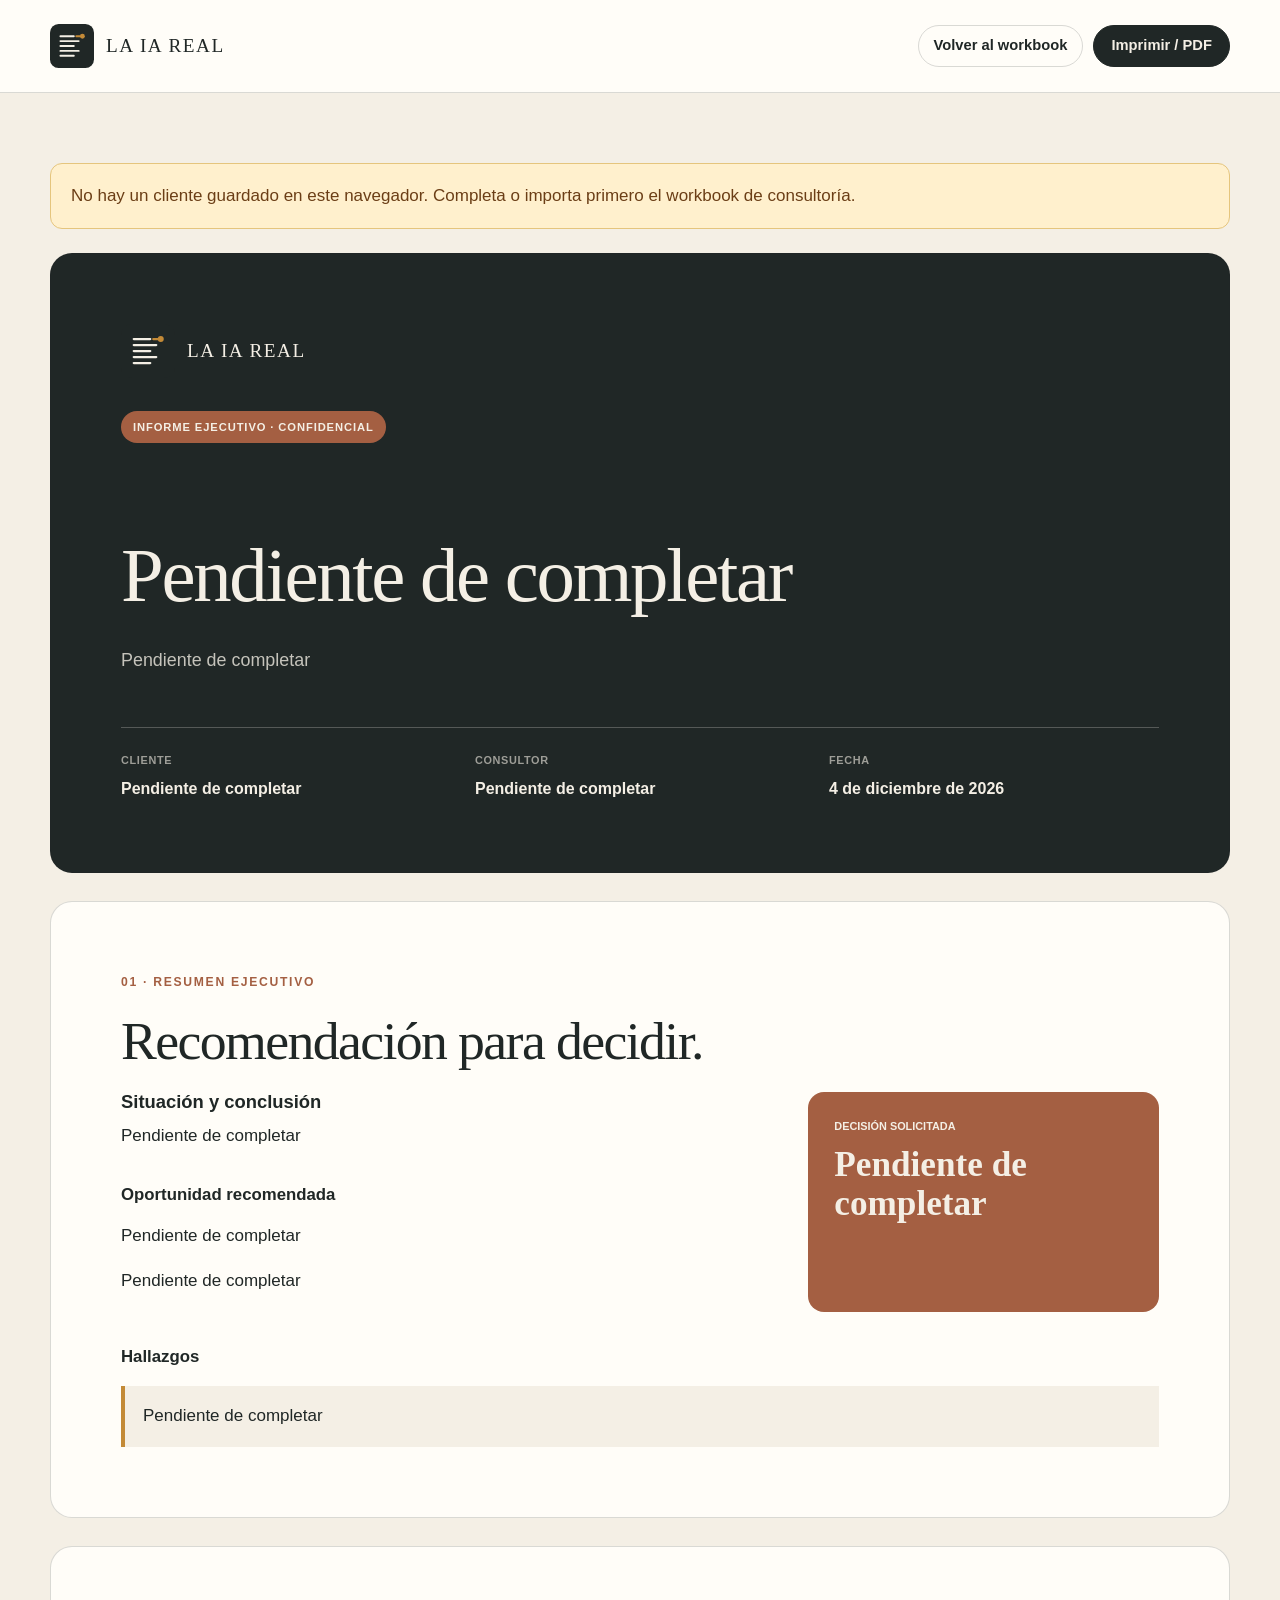
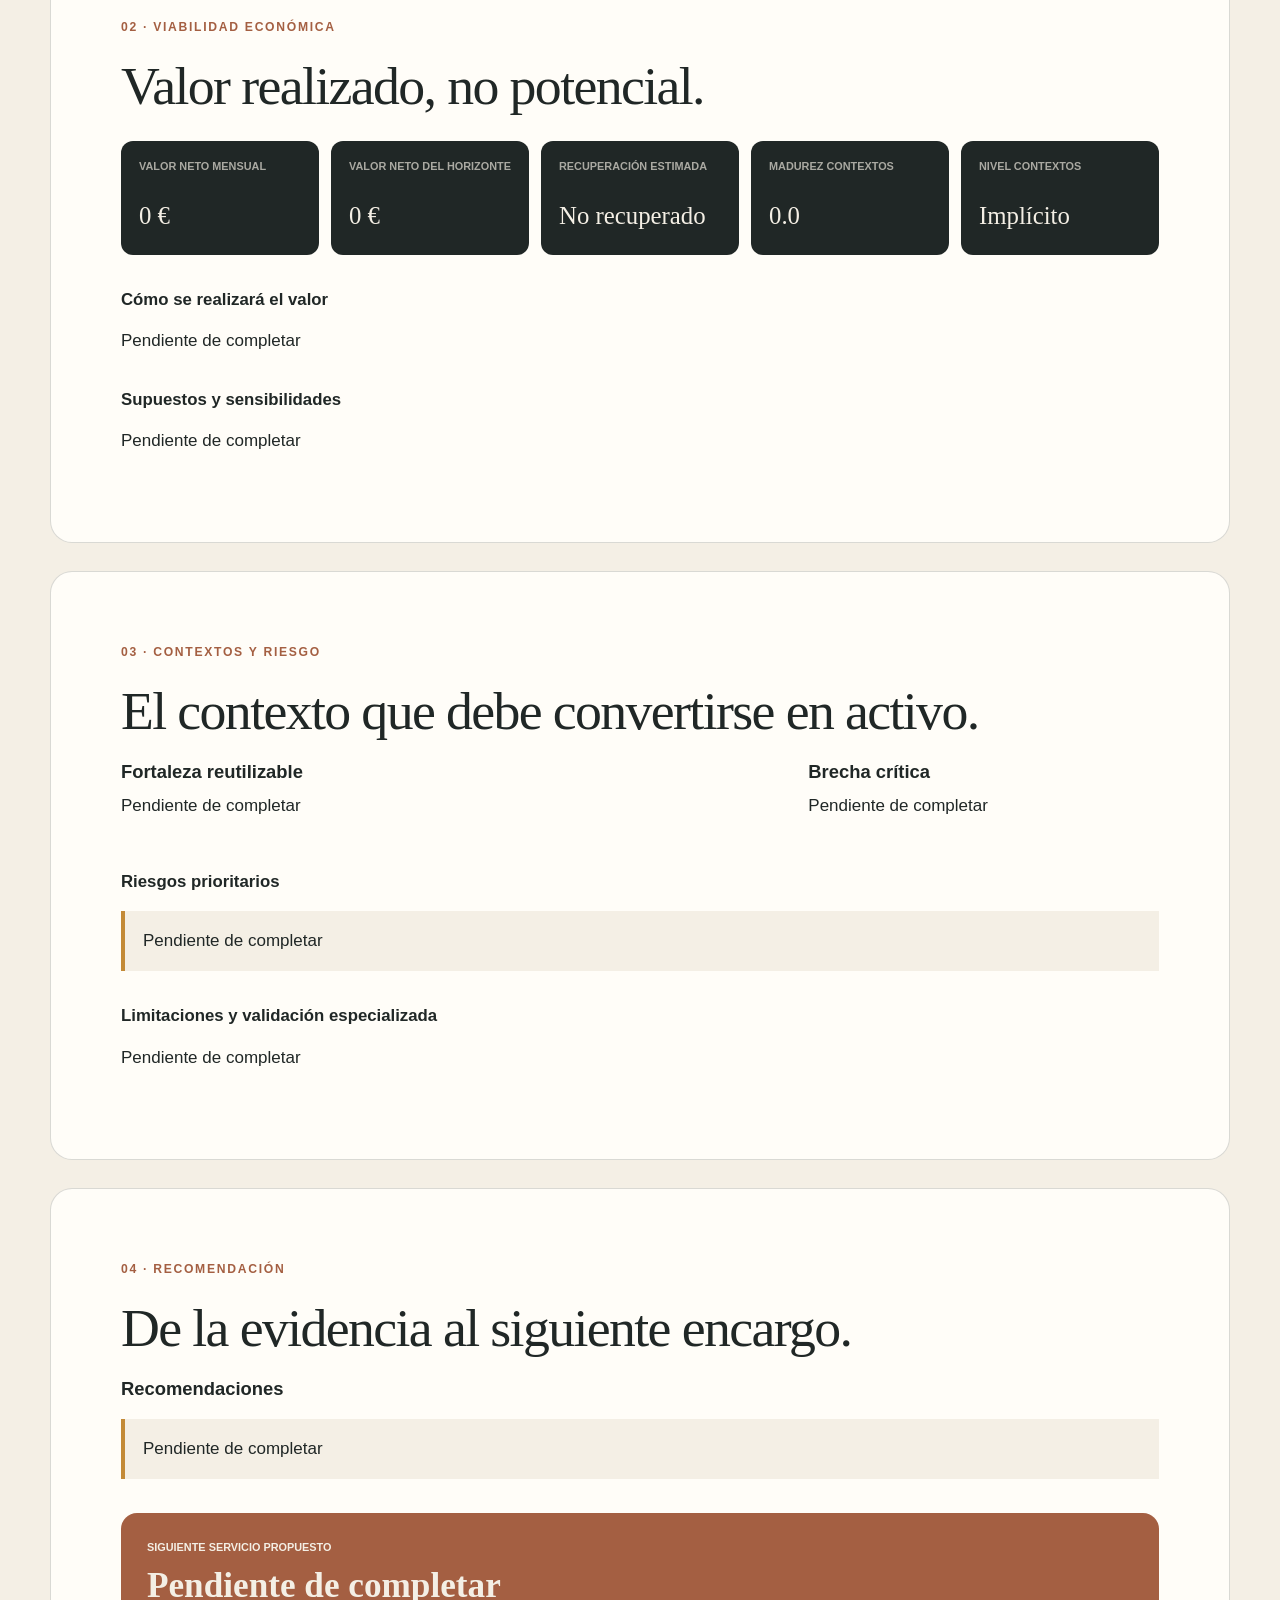
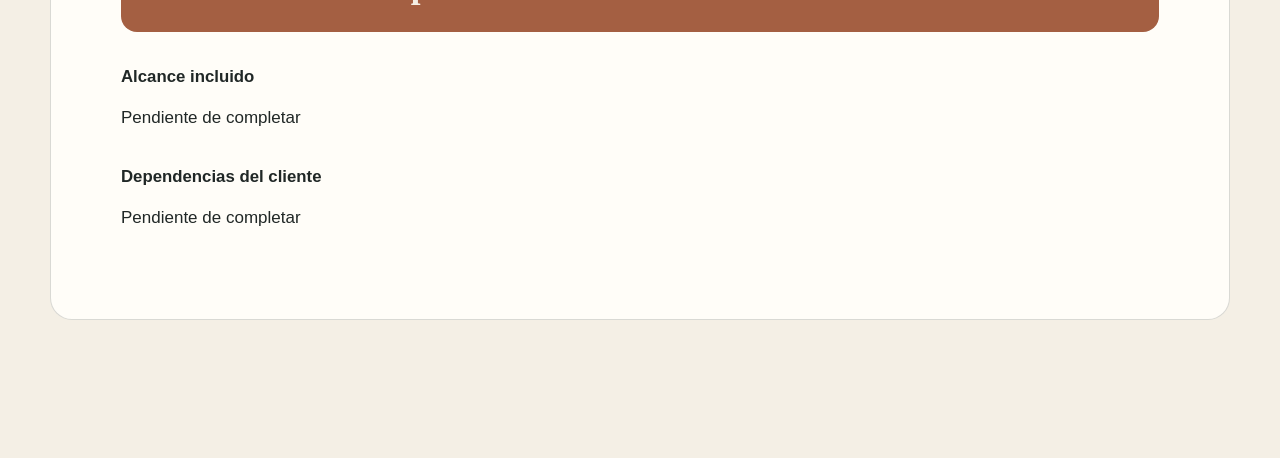
<file: laiareal-ebook/kit-consultor-informe.html>
<!doctype html>
<html lang="es">
<head>
  <meta charset="utf-8">
  <meta name="viewport" content="width=device-width, initial-scale=1">
  <meta name="robots" content="noindex">
  <title>Informe ejecutivo de IA — La IA Real</title>
  <meta name="description" content="Informe ejecutivo generado desde el workbook profesional de consultoría de La IA Real.">
  <link rel="icon" href="assets/brand-mark.svg" type="image/svg+xml">
  <link rel="stylesheet" href="styles.css">
  <script src="kit-consultor-informe.js" defer></script>
</head>
<body>
  <header class="utility-header kit-utility-header no-print">
    <div class="container">
      <a class="brand" href="kit-consultor.html"><img src="assets/brand-mark.svg" alt="" width="44" height="44"><span>LA IA REAL</span></a>
      <div class="kit-header-actions"><a class="button button-quiet" href="kit-consultor.html">Volver al workbook</a><button class="button button-small" type="button" data-action="print-report">Imprimir / PDF</button></div>
    </div>
  </header>

  <main class="client-report">
    <div class="container">
      <div class="empty-report-warning" data-empty-report hidden>No hay un cliente guardado en este navegador. Completa o importa primero el workbook de consultoría.</div>

      <section class="report-cover">
        <a class="brand" href="index.html"><img src="assets/brand-mark.svg" alt="" width="54" height="54"><span>LA IA REAL</span></a>
        <div><span class="consultant-label">Informe ejecutivo · Confidencial</span><h1 data-field="engagement_name">Pendiente de completar</h1><p class="kit-lead" data-field="client_name">Pendiente de completar</p></div>
        <div class="report-cover-meta">
          <div><span>Cliente</span><strong data-field="client_name">Pendiente de completar</strong></div>
          <div><span>Consultor</span><strong data-field="consultant_name">Pendiente de completar</strong></div>
          <div><span>Fecha</span><strong data-report-date>Pendiente</strong></div>
        </div>
      </section>

      <section class="report-section">
        <p class="eyebrow">01 · Resumen ejecutivo</p>
        <h2>Recomendación para decidir.</h2>
        <div class="report-summary-grid">
          <div><h3>Situación y conclusión</h3><p data-field="executive_situation">Pendiente de completar</p><h3 class="subsection-title">Oportunidad recomendada</h3><p data-field="selected_opportunity">Pendiente de completar</p><p data-field="selection_rationale">Pendiente de completar</p></div>
          <div class="report-callout"><span>Decisión solicitada</span><strong data-field="decision_requested">Pendiente de completar</strong></div>
        </div>
        <h3 class="subsection-title">Hallazgos</h3><ul class="report-list" data-report-list="findings"><li>Pendiente de completar</li></ul>
      </section>

      <section class="report-section">
        <p class="eyebrow">02 · Viabilidad económica</p>
        <h2>Valor realizado, no potencial.</h2>
        <div class="consultant-output-grid">
          <div class="consultant-kpi"><span>Valor neto mensual</span><output data-report-net>0 €</output></div>
          <div class="consultant-kpi"><span>Valor neto del horizonte</span><output data-report-horizon>0 €</output></div>
          <div class="consultant-kpi"><span>Recuperación estimada</span><output data-report-payback>No recuperado</output></div>
          <div class="consultant-kpi"><span>Madurez ContextOS</span><output data-report-maturity>0.0</output></div>
          <div class="consultant-kpi"><span>Nivel ContextOS</span><output data-report-maturity-band>Implícito</output></div>
        </div>
        <h3 class="subsection-title">Cómo se realizará el valor</h3><p data-field="value_realization">Pendiente de completar</p>
        <h3 class="subsection-title">Supuestos y sensibilidades</h3><p data-field="case_assumptions">Pendiente de completar</p>
      </section>

      <section class="report-section">
        <p class="eyebrow">03 · ContextOS y riesgo</p>
        <h2>El contexto que debe convertirse en activo.</h2>
        <div class="report-summary-grid">
          <div><h3>Fortaleza reutilizable</h3><p data-field="contextos_strength">Pendiente de completar</p></div>
          <div><h3>Brecha crítica</h3><p data-field="contextos_critical_gap">Pendiente de completar</p></div>
        </div>
        <h3 class="subsection-title">Riesgos prioritarios</h3><ul class="report-list" data-report-list="risks"><li>Pendiente de completar</li></ul>
        <h3 class="subsection-title">Limitaciones y validación especializada</h3><p data-field="consultant_caveats">Pendiente de completar</p>
      </section>

      <section class="report-section">
        <p class="eyebrow">04 · Recomendación</p>
        <h2>De la evidencia al siguiente encargo.</h2>
        <h3>Recomendaciones</h3><ul class="report-list" data-report-list="recommendations"><li>Pendiente de completar</li></ul>
        <div class="report-callout" style="margin-top:34px"><span>Siguiente servicio propuesto</span><strong data-field="next_service">Pendiente de completar</strong></div>
        <h3 class="subsection-title">Alcance incluido</h3><p data-field="service_included">Pendiente de completar</p>
        <h3 class="subsection-title">Dependencias del cliente</h3><p data-field="client_dependencies">Pendiente de completar</p>
      </section>
    </div>
  </main>
</body>
</html>
</file>
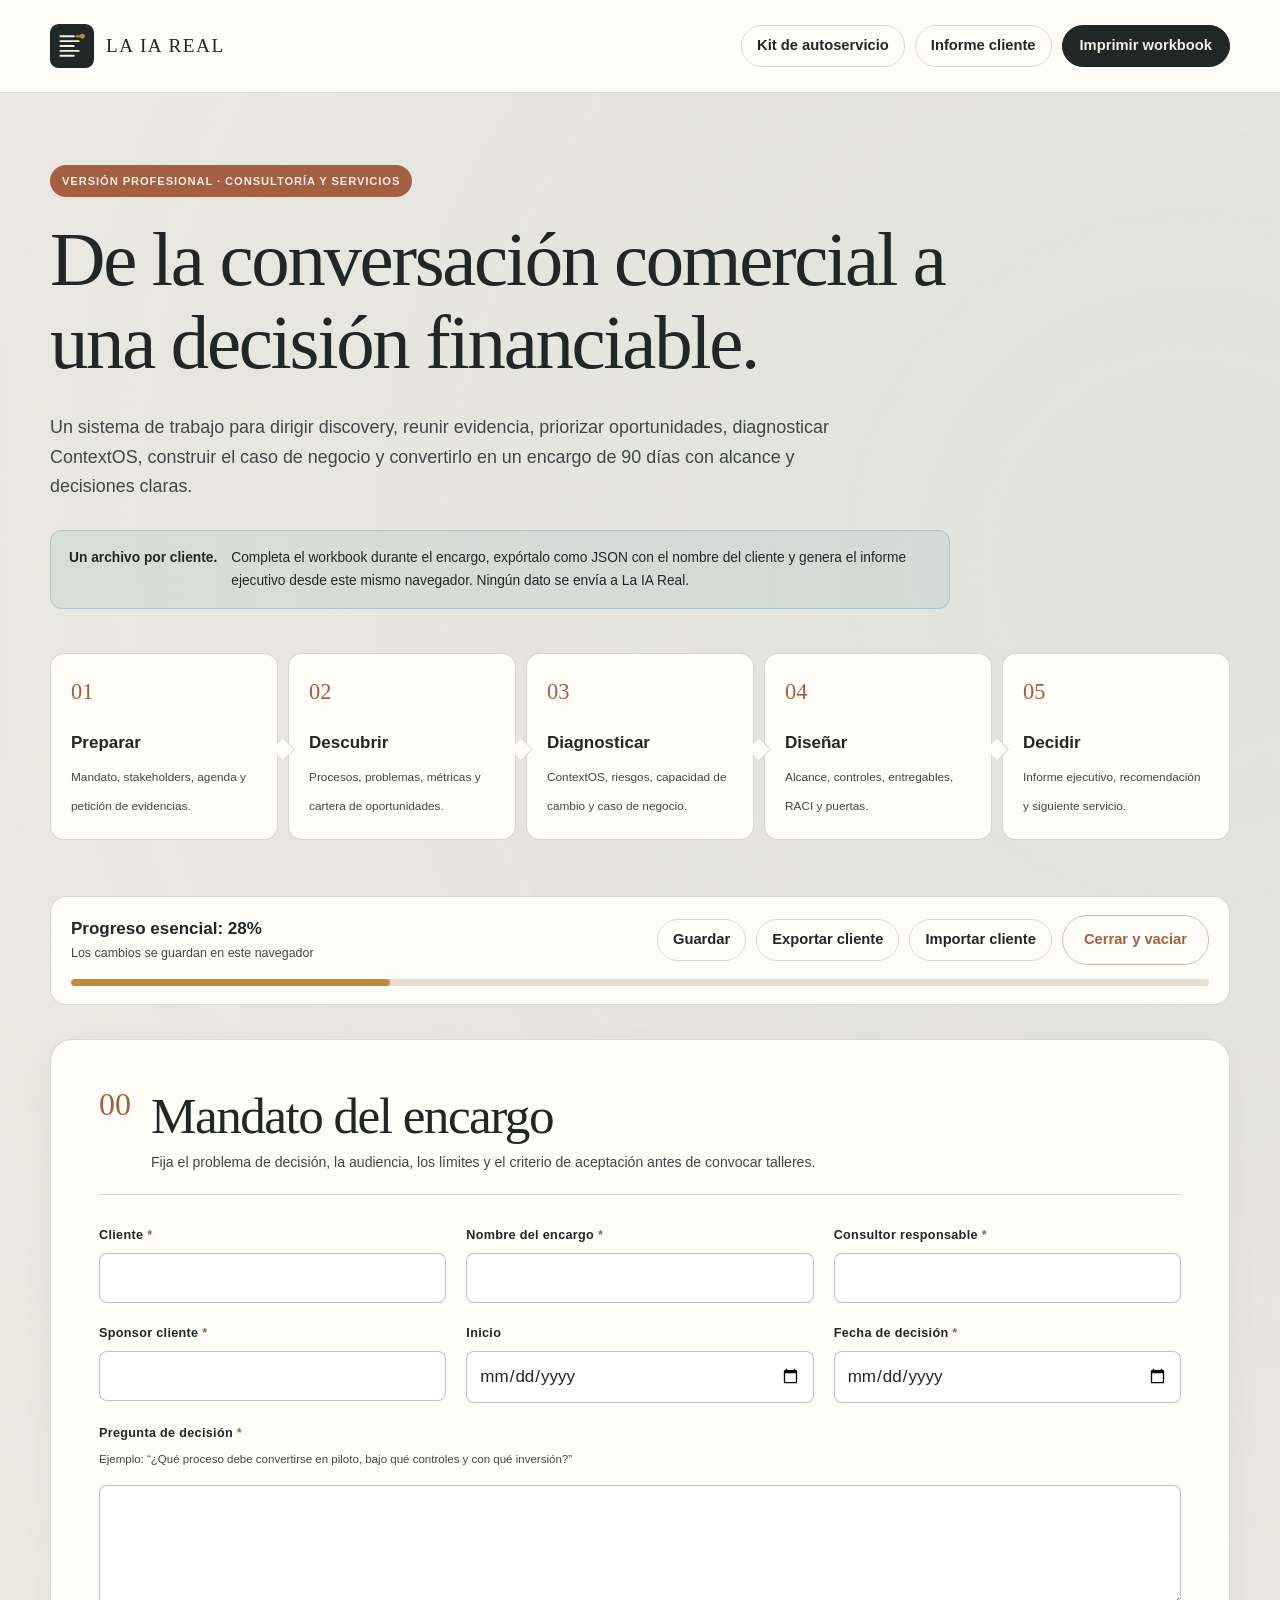
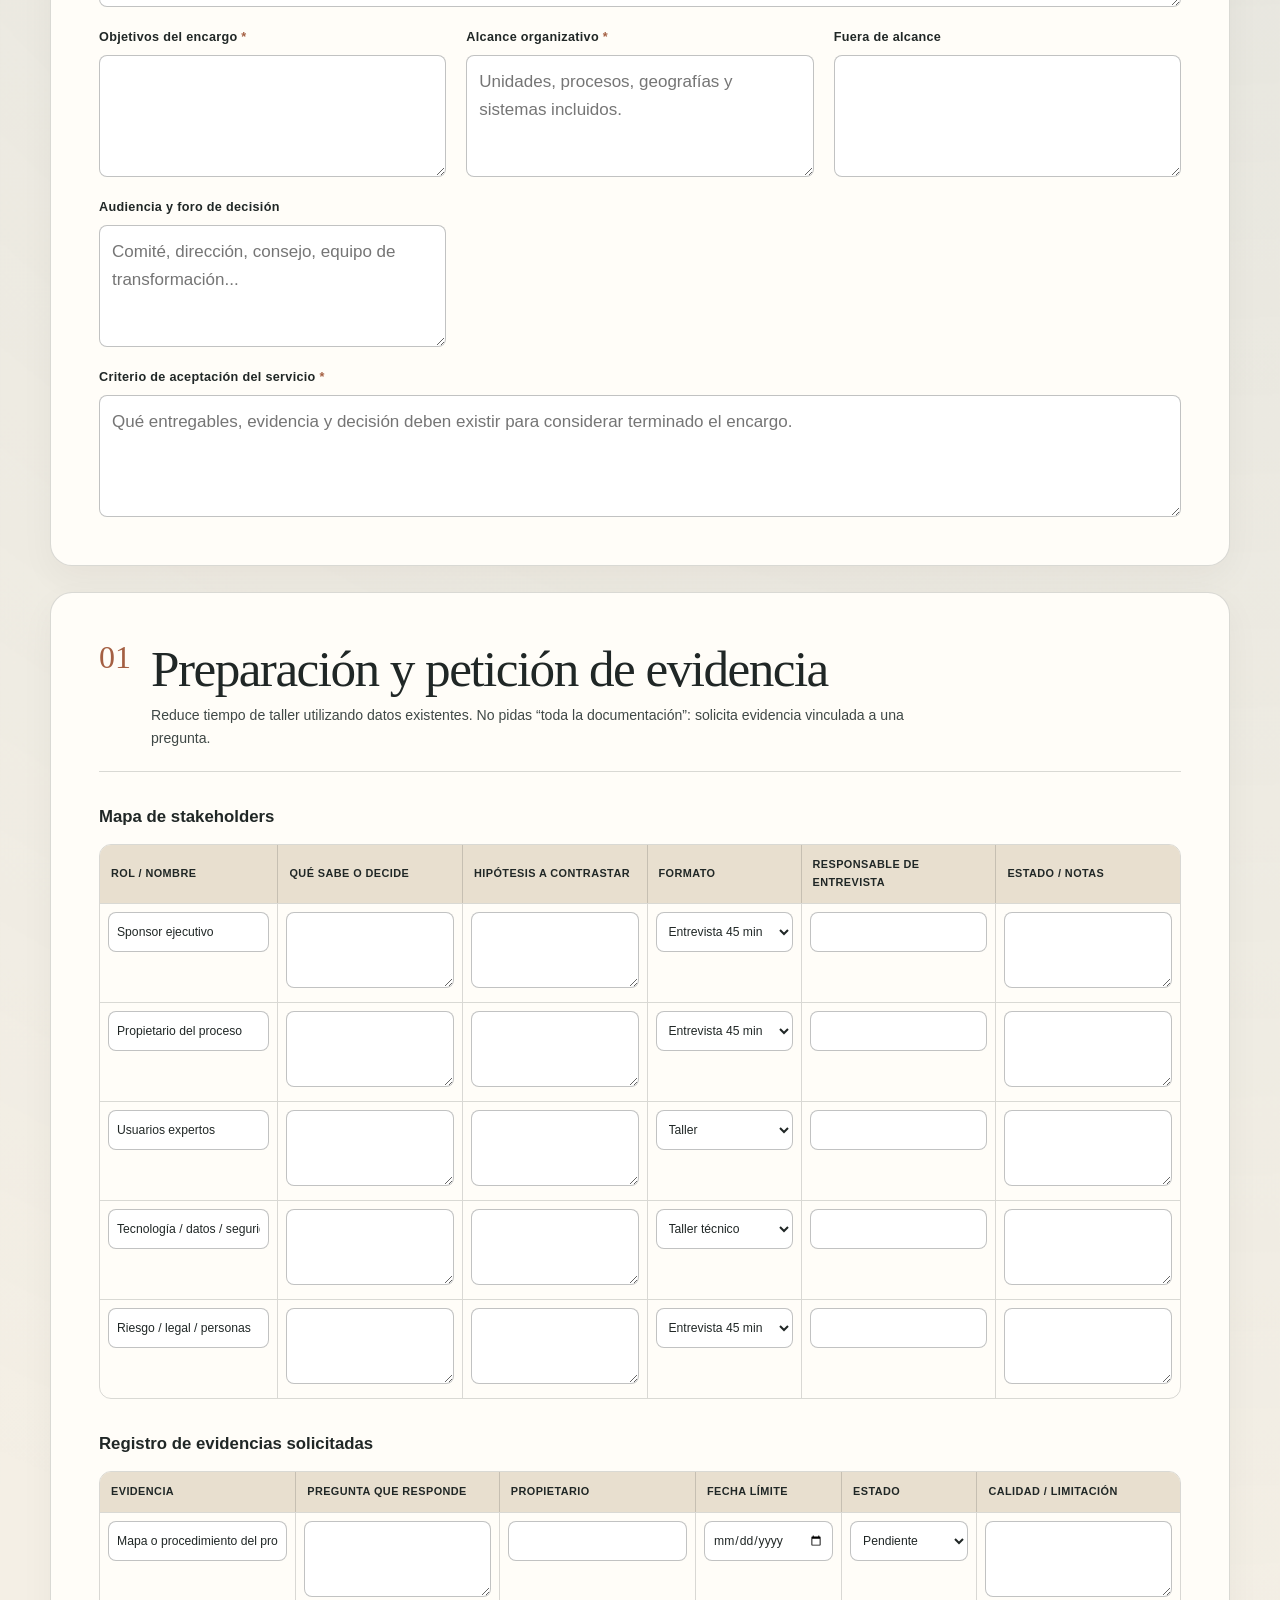
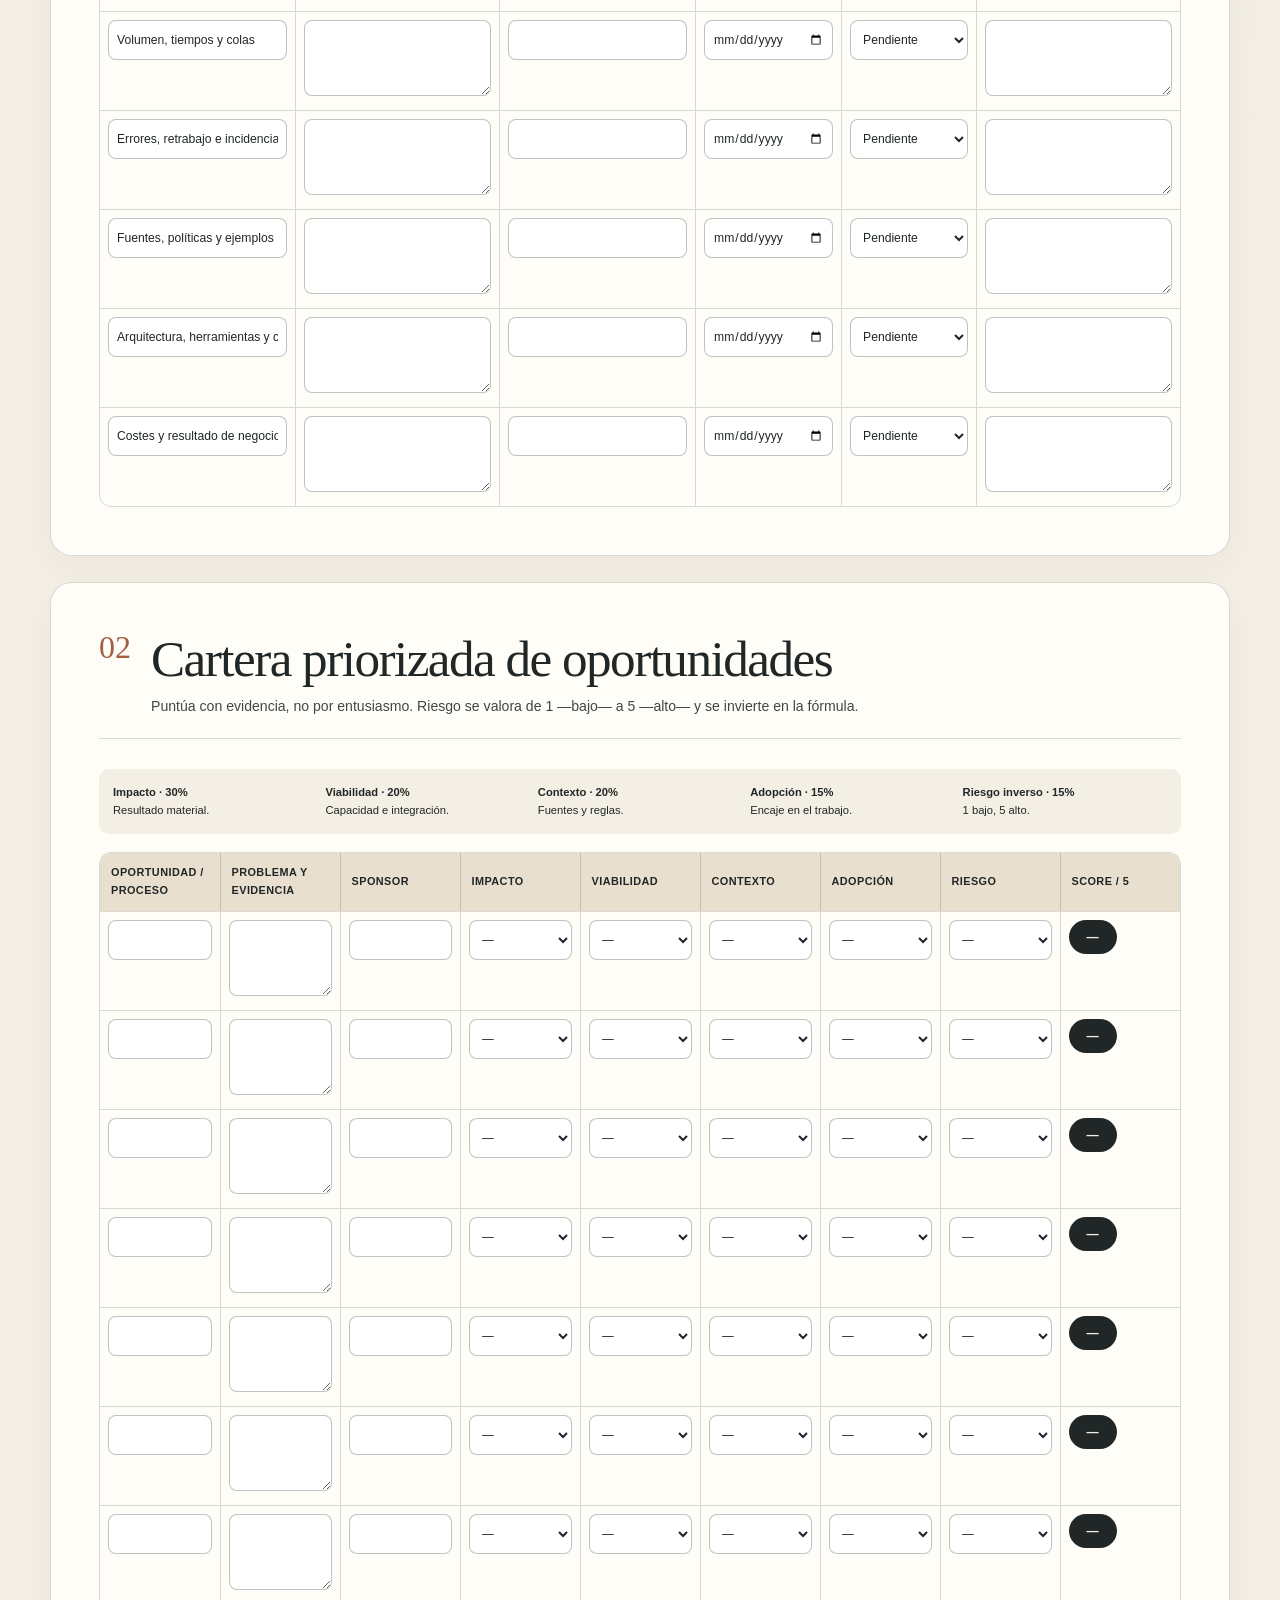
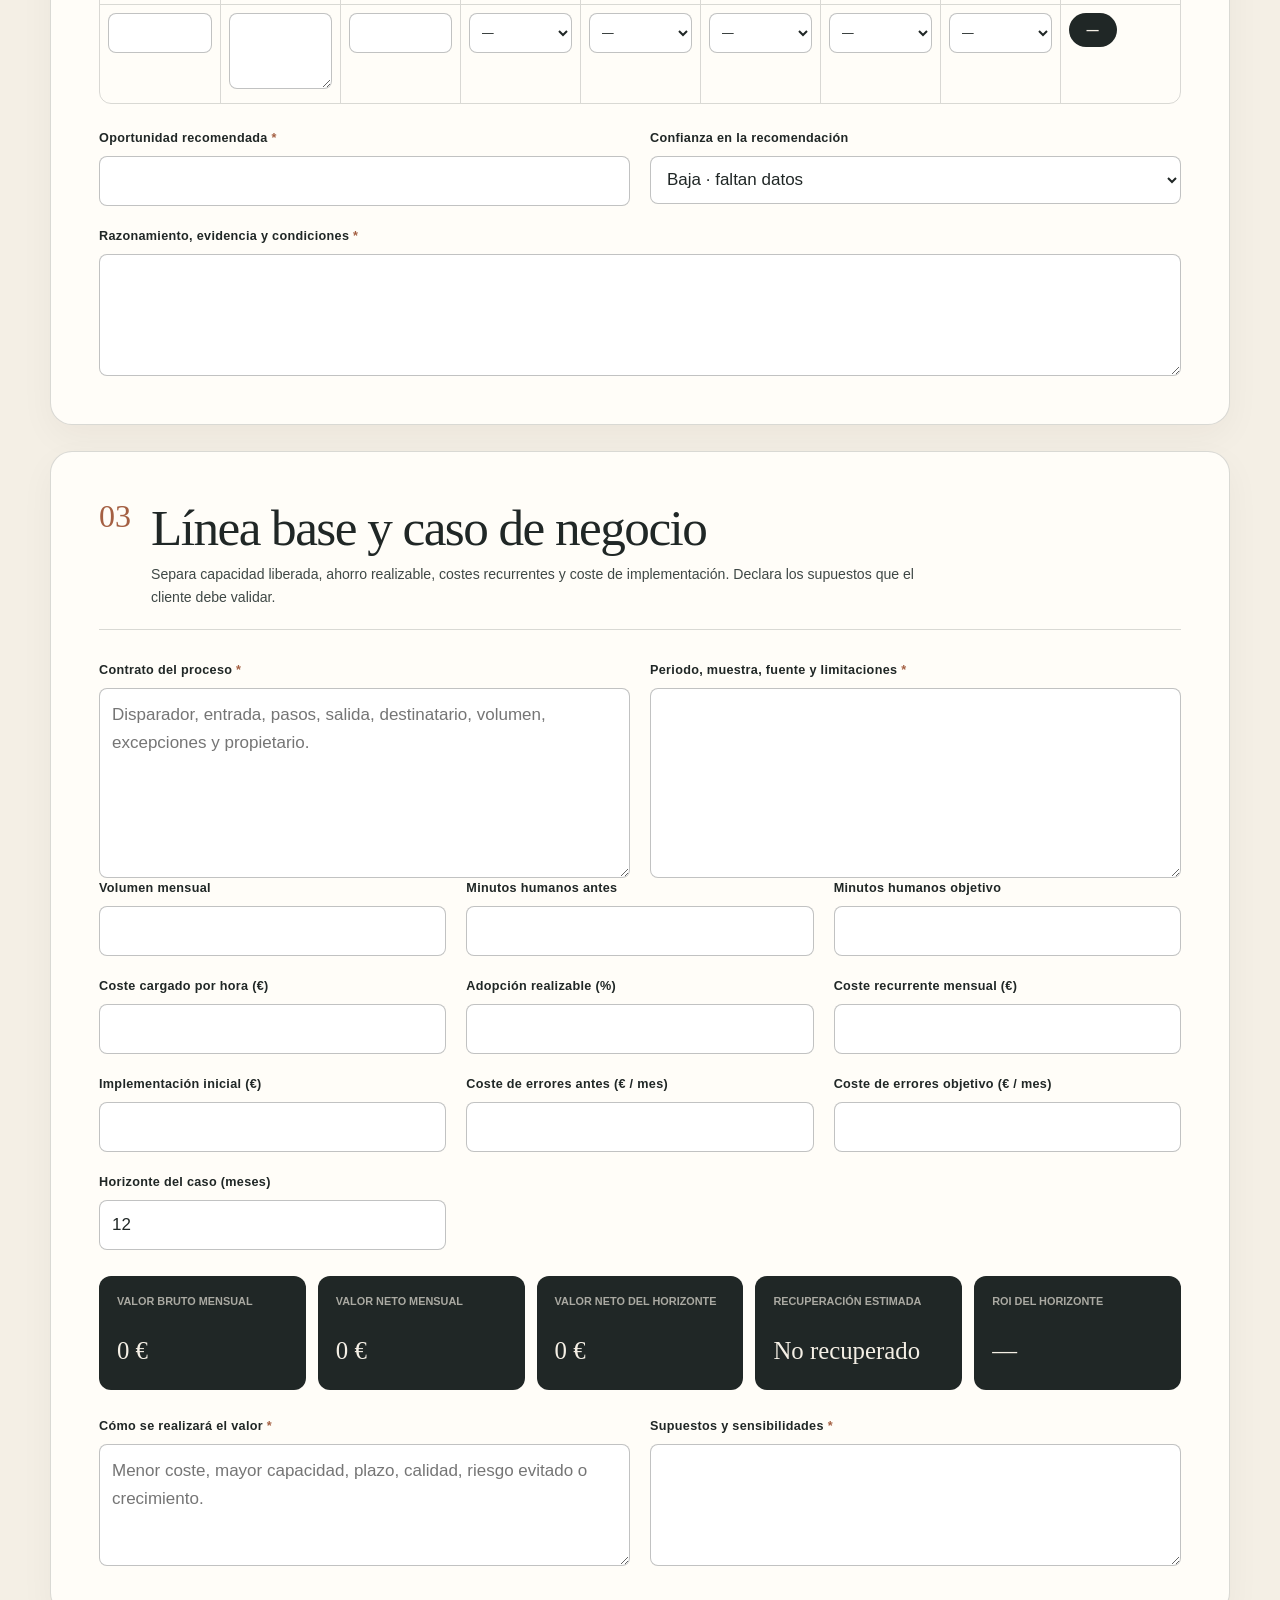
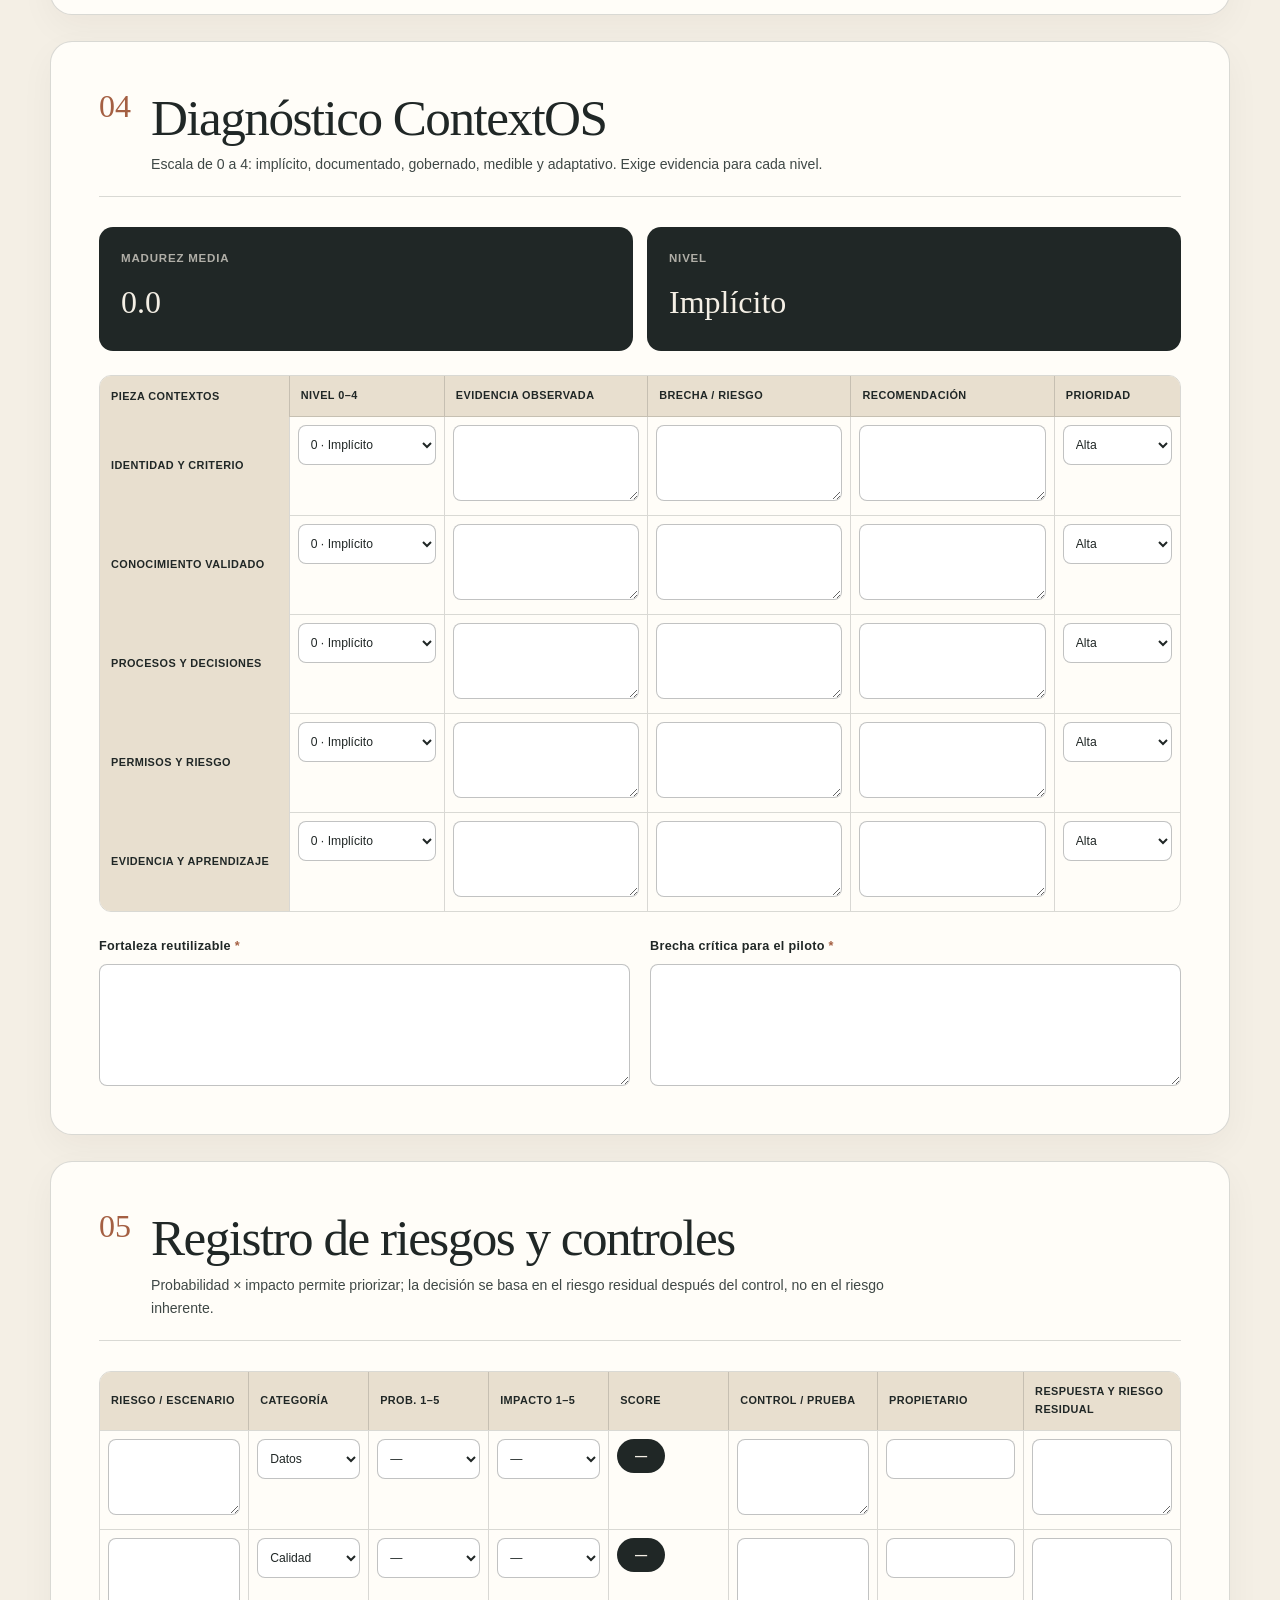
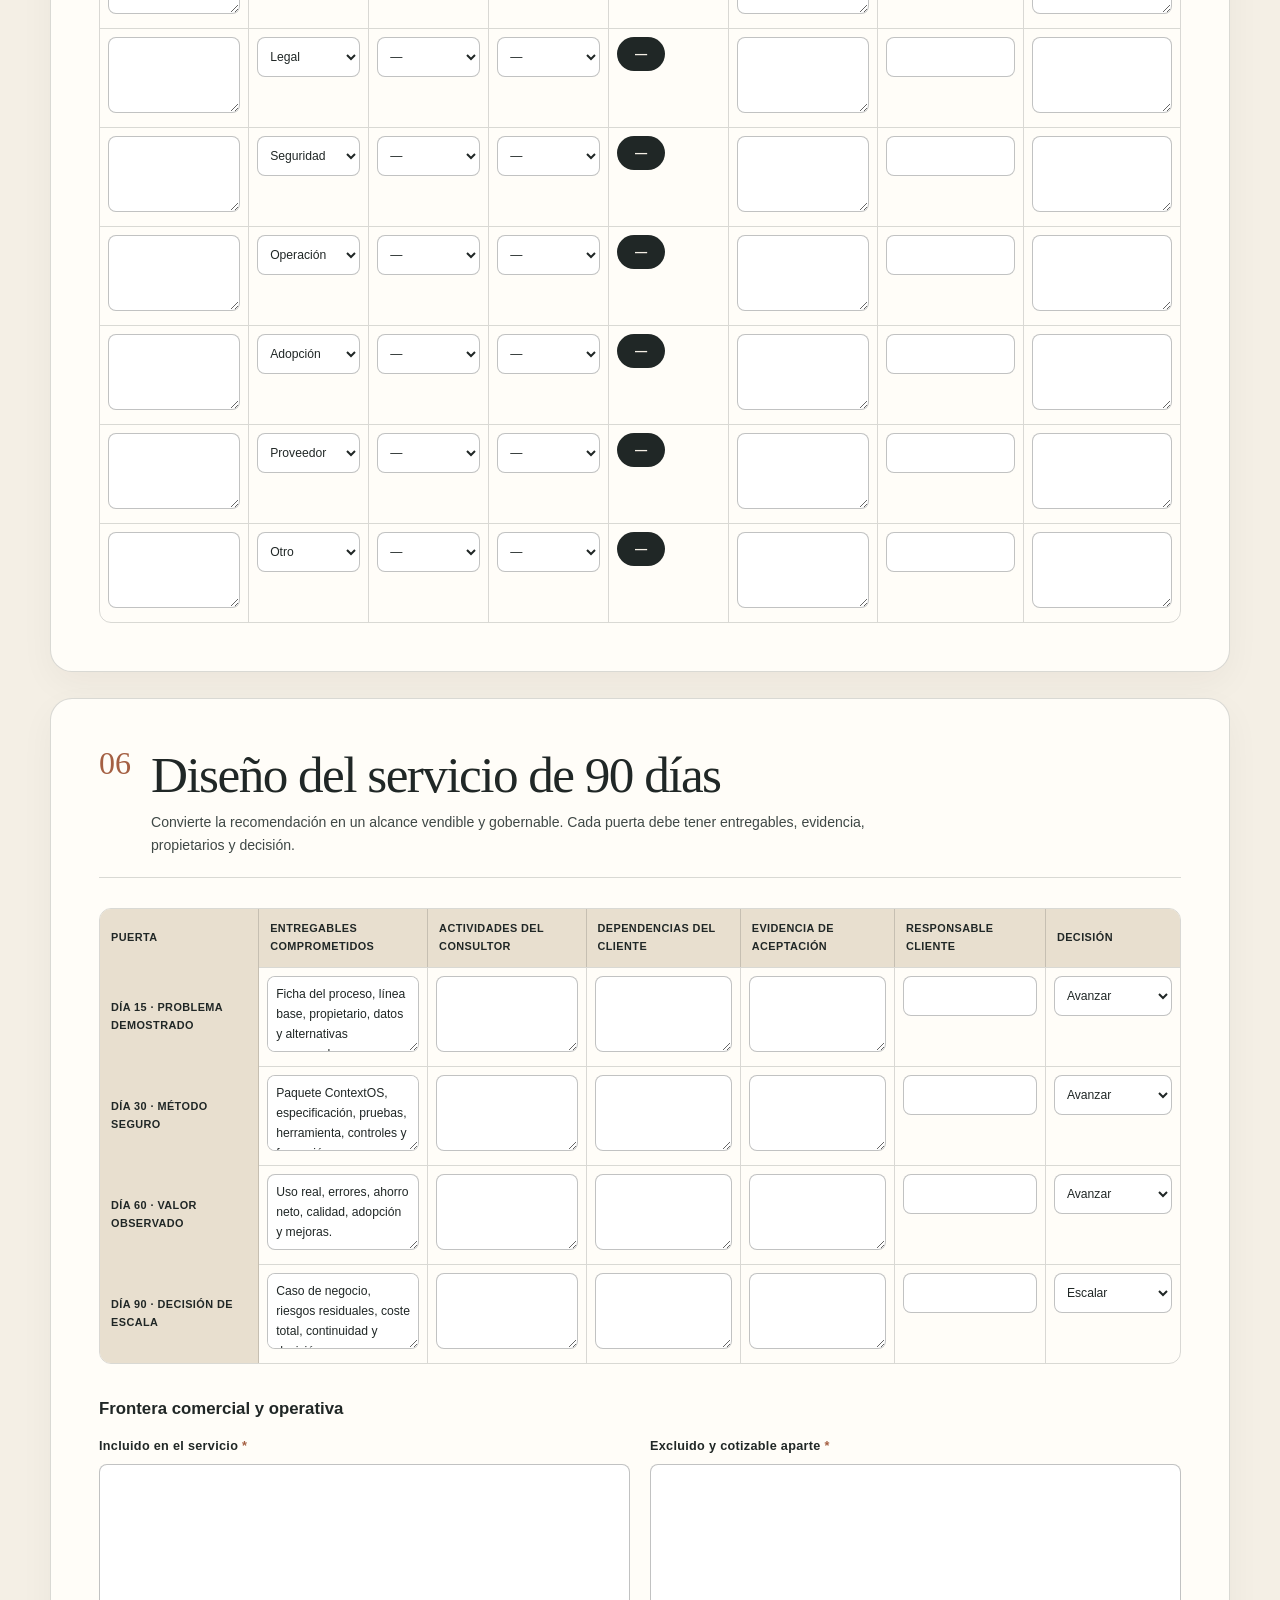
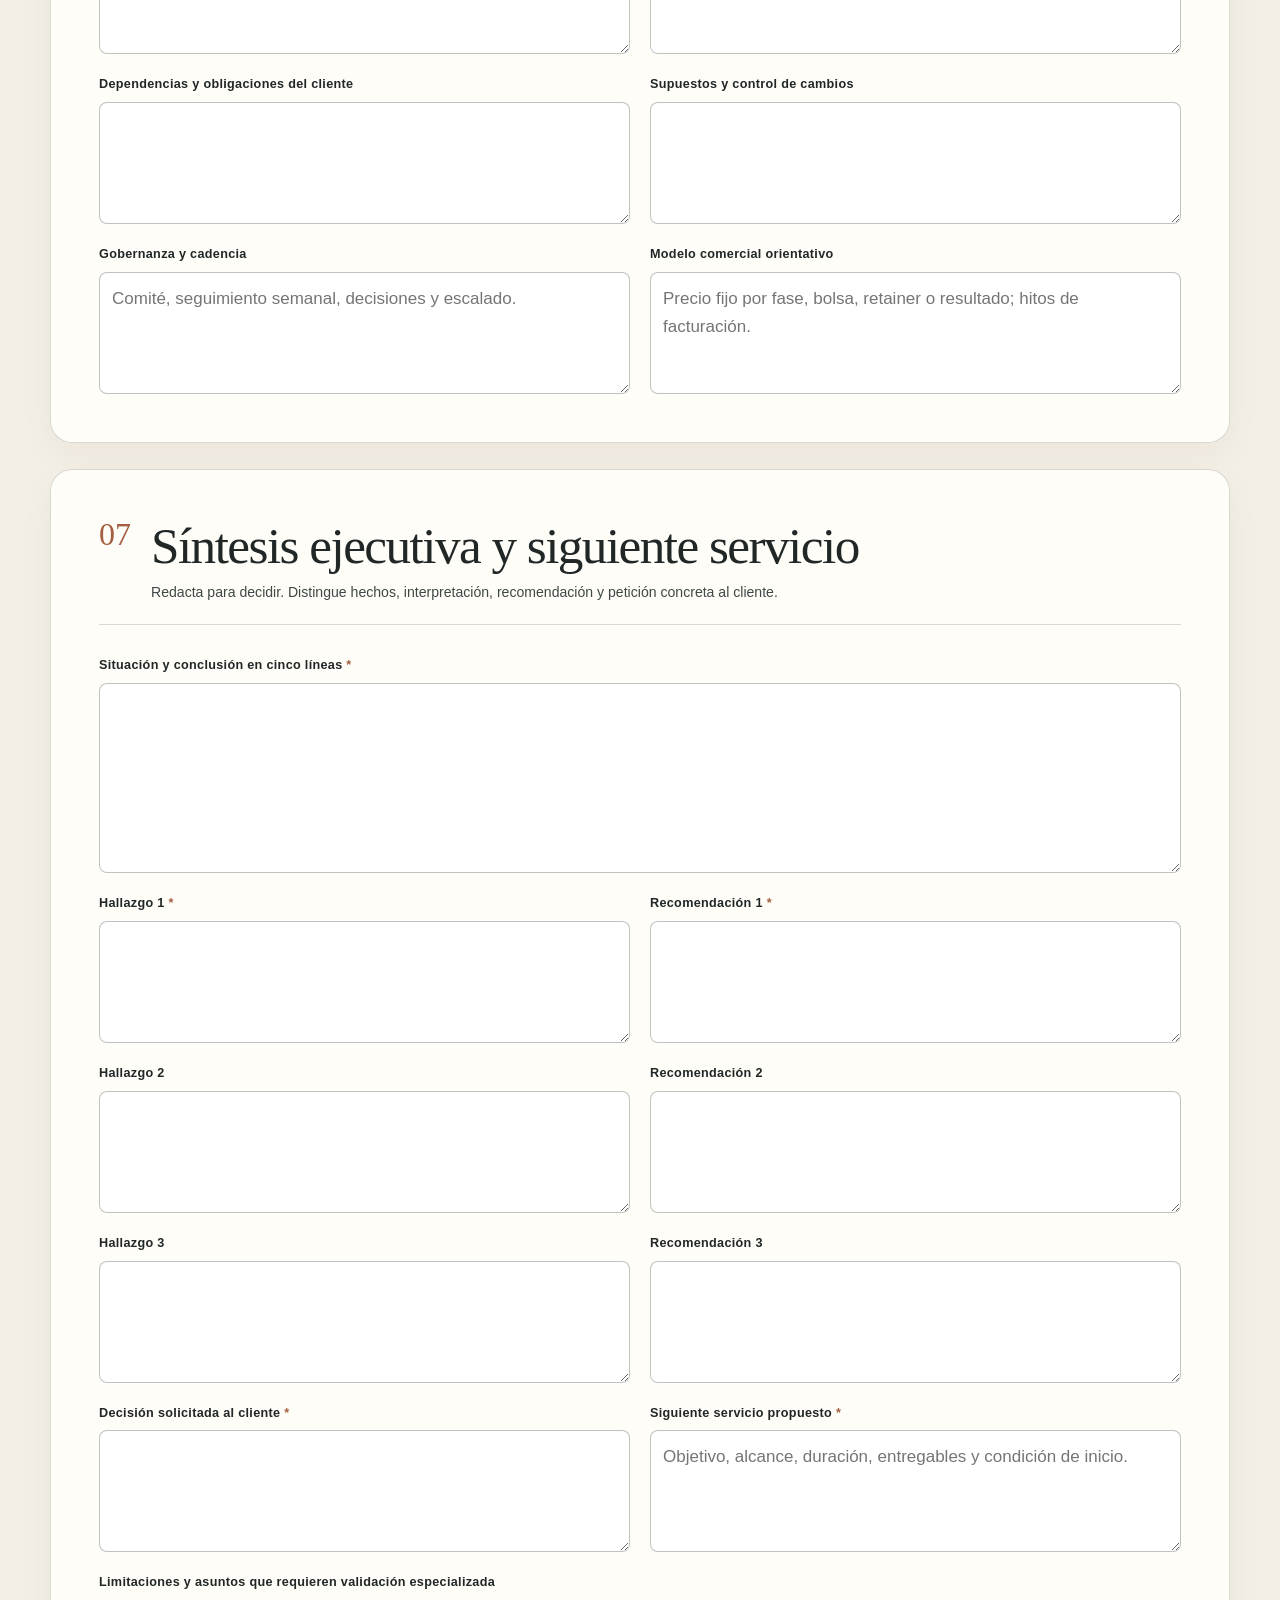
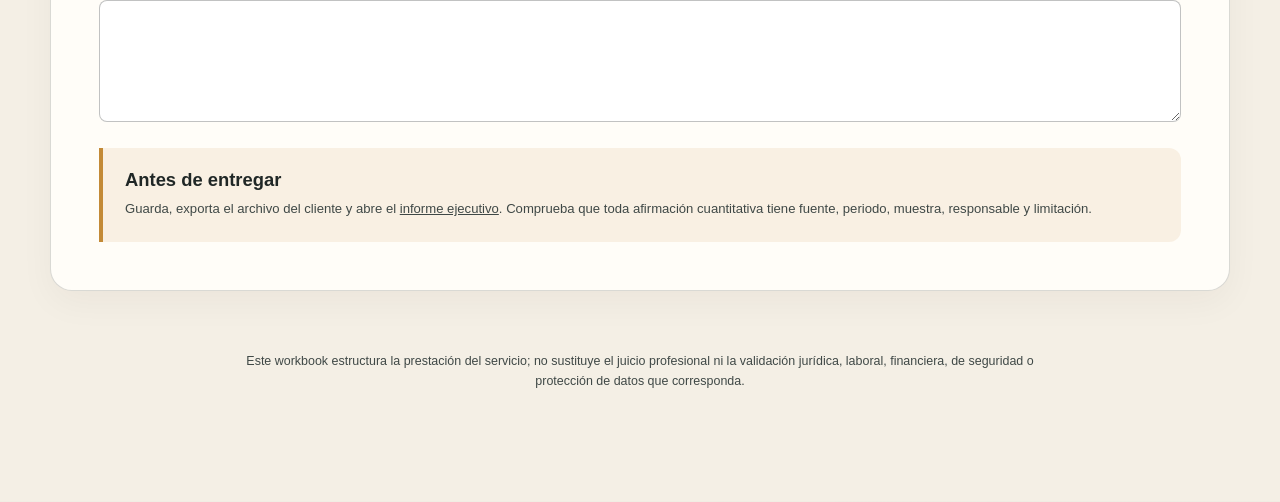
<file: laiareal-ebook/kit-consultor.html>
<!doctype html>
<html lang="es">
<head>
  <meta charset="utf-8">
  <meta name="viewport" content="width=device-width, initial-scale=1">
  <meta name="robots" content="noindex">
  <title>Workbook de consultoría — La IA Real</title>
  <meta name="description" content="Workbook profesional para diagnosticar oportunidades de IA, evaluar ContextOS y diseñar un servicio de 90 días con evidencia.">
  <link rel="icon" href="assets/brand-mark.svg" type="image/svg+xml">
  <link rel="stylesheet" href="styles.css">
  <script src="kit.js" defer></script>
</head>
<body>
  <a class="skip-link" href="#contenido">Saltar al contenido</a>
  <header class="utility-header kit-utility-header no-print">
    <div class="container">
      <a class="brand" href="index.html"><img src="assets/brand-mark.svg" alt="" width="44" height="44"><span>LA IA REAL</span></a>
      <div class="kit-header-actions">
        <a class="button button-quiet" href="kit-ia-real.html">Kit de autoservicio</a>
        <a class="button button-quiet" href="kit-consultor-informe.html">Informe cliente</a>
        <button class="button button-small" type="button" data-action="print">Imprimir workbook</button>
      </div>
    </div>
  </header>

  <main class="workbook-main" id="contenido">
    <div class="container">
      <section class="workbook-hero">
        <span class="consultant-label">Versión profesional · Consultoría y servicios</span>
        <h1>De la conversación comercial a una decisión financiable.</h1>
        <p class="kit-lead">Un sistema de trabajo para dirigir discovery, reunir evidencia, priorizar oportunidades, diagnosticar ContextOS, construir el caso de negocio y convertirlo en un encargo de 90 días con alcance y decisiones claras.</p>
        <div class="local-data-note"><strong>Un archivo por cliente.</strong><span>Completa el workbook durante el encargo, expórtalo como JSON con el nombre del cliente y genera el informe ejecutivo desde este mismo navegador. Ningún dato se envía a La IA Real.</span></div>
      </section>

      <div class="service-map" aria-label="Fases del servicio">
        <div class="service-step"><span>01</span><strong>Preparar</strong><small>Mandato, stakeholders, agenda y petición de evidencias.</small></div>
        <div class="service-step"><span>02</span><strong>Descubrir</strong><small>Procesos, problemas, métricas y cartera de oportunidades.</small></div>
        <div class="service-step"><span>03</span><strong>Diagnosticar</strong><small>ContextOS, riesgos, capacidad de cambio y caso de negocio.</small></div>
        <div class="service-step"><span>04</span><strong>Diseñar</strong><small>Alcance, controles, entregables, RACI y puertas.</small></div>
        <div class="service-step"><span>05</span><strong>Decidir</strong><small>Informe ejecutivo, recomendación y siguiente servicio.</small></div>
      </div>

      <div class="workbook-toolbar no-print">
        <div class="workbook-toolbar-row">
          <div><strong>Progreso esencial: <span data-progress-value>0%</span></strong><div class="save-status" data-save-status>Los cambios se guardan en este navegador</div></div>
          <div class="workbook-actions">
            <button class="button button-quiet" type="button" data-action="save">Guardar</button>
            <button class="button button-quiet" type="button" data-action="export">Exportar cliente</button>
            <button class="button button-quiet" type="button" data-action="import">Importar cliente</button>
            <button class="button button-danger" type="button" data-action="clear">Cerrar y vaciar</button>
          </div>
        </div>
        <div class="progress-track"><div class="progress-fill" data-progress-bar></div></div>
        <input class="import-file" type="file" accept="application/json" data-import-file aria-label="Importar workbook de cliente">
      </div>

      <form data-workbook="consultor" data-title="Workbook de consultoría" novalidate>
        <section class="workbook-section print-page" aria-labelledby="consult-mandato">
          <div class="workbook-section-heading"><span class="workbook-section-index">00</span><div><h2 id="consult-mandato">Mandato del encargo</h2><p>Fija el problema de decisión, la audiencia, los límites y el criterio de aceptación antes de convocar talleres.</p></div></div>
          <div class="input-grid input-grid-3">
            <div class="control"><label for="client_name">Cliente <span class="required-mark">*</span></label><input id="client_name" name="client_name" type="text" data-required autocomplete="organization"></div>
            <div class="control"><label for="engagement_name">Nombre del encargo <span class="required-mark">*</span></label><input id="engagement_name" name="engagement_name" type="text" data-required autocomplete="off"></div>
            <div class="control"><label for="consultant_name">Consultor responsable <span class="required-mark">*</span></label><input id="consultant_name" name="consultant_name" type="text" data-required autocomplete="name"></div>
            <div class="control"><label for="client_sponsor">Sponsor cliente <span class="required-mark">*</span></label><input id="client_sponsor" name="client_sponsor" type="text" data-required autocomplete="off"></div>
            <div class="control"><label for="engagement_start">Inicio</label><input id="engagement_start" name="engagement_start" type="date"></div>
            <div class="control"><label for="engagement_decision_date">Fecha de decisión <span class="required-mark">*</span></label><input id="engagement_decision_date" name="engagement_decision_date" type="date" data-required></div>
            <div class="control control-wide"><label for="decision_question">Pregunta de decisión <span class="required-mark">*</span></label><p class="control-hint">Ejemplo: “¿Qué proceso debe convertirse en piloto, bajo qué controles y con qué inversión?”</p><textarea id="decision_question" name="decision_question" data-required></textarea></div>
            <div class="control"><label for="engagement_objectives">Objetivos del encargo <span class="required-mark">*</span></label><textarea id="engagement_objectives" name="engagement_objectives" data-required></textarea></div>
            <div class="control"><label for="engagement_scope">Alcance organizativo <span class="required-mark">*</span></label><textarea id="engagement_scope" name="engagement_scope" data-required placeholder="Unidades, procesos, geografías y sistemas incluidos."></textarea></div>
            <div class="control"><label for="engagement_out_scope">Fuera de alcance</label><textarea id="engagement_out_scope" name="engagement_out_scope"></textarea></div>
            <div class="control"><label for="report_audience">Audiencia y foro de decisión</label><textarea id="report_audience" name="report_audience" placeholder="Comité, dirección, consejo, equipo de transformación..."></textarea></div>
            <div class="control control-wide"><label for="acceptance_definition">Criterio de aceptación del servicio <span class="required-mark">*</span></label><textarea id="acceptance_definition" name="acceptance_definition" data-required placeholder="Qué entregables, evidencia y decisión deben existir para considerar terminado el encargo."></textarea></div>
          </div>
        </section>

        <section class="workbook-section print-page" aria-labelledby="consult-preparacion">
          <div class="workbook-section-heading"><span class="workbook-section-index">01</span><div><h2 id="consult-preparacion">Preparación y petición de evidencia</h2><p>Reduce tiempo de taller utilizando datos existentes. No pidas “toda la documentación”: solicita evidencia vinculada a una pregunta.</p></div></div>
          <h3 class="subsection-title">Mapa de stakeholders</h3>
          <div class="table-wrap"><table class="workbook-table"><thead><tr><th>Rol / nombre</th><th>Qué sabe o decide</th><th>Hipótesis a contrastar</th><th>Formato</th><th>Responsable de entrevista</th><th>Estado / notas</th></tr></thead><tbody>
            <tr><td><input name="stake_1_name" value="Sponsor ejecutivo" aria-label="Stakeholder 1"></td><td><textarea name="stake_1_role" aria-label="Rol stakeholder 1"></textarea></td><td><textarea name="stake_1_hypothesis" aria-label="Hipótesis stakeholder 1"></textarea></td><td><select name="stake_1_format" aria-label="Formato stakeholder 1"><option>Entrevista 45 min</option><option>Taller</option><option>Revisión asíncrona</option></select></td><td><input name="stake_1_owner" aria-label="Responsable stakeholder 1"></td><td><textarea name="stake_1_notes" aria-label="Notas stakeholder 1"></textarea></td></tr>
            <tr><td><input name="stake_2_name" value="Propietario del proceso" aria-label="Stakeholder 2"></td><td><textarea name="stake_2_role" aria-label="Rol stakeholder 2"></textarea></td><td><textarea name="stake_2_hypothesis" aria-label="Hipótesis stakeholder 2"></textarea></td><td><select name="stake_2_format" aria-label="Formato stakeholder 2"><option>Entrevista 45 min</option><option>Taller</option><option>Revisión asíncrona</option></select></td><td><input name="stake_2_owner" aria-label="Responsable stakeholder 2"></td><td><textarea name="stake_2_notes" aria-label="Notas stakeholder 2"></textarea></td></tr>
            <tr><td><input name="stake_3_name" value="Usuarios expertos" aria-label="Stakeholder 3"></td><td><textarea name="stake_3_role" aria-label="Rol stakeholder 3"></textarea></td><td><textarea name="stake_3_hypothesis" aria-label="Hipótesis stakeholder 3"></textarea></td><td><select name="stake_3_format" aria-label="Formato stakeholder 3"><option>Taller</option><option>Entrevista 45 min</option><option>Observación</option></select></td><td><input name="stake_3_owner" aria-label="Responsable stakeholder 3"></td><td><textarea name="stake_3_notes" aria-label="Notas stakeholder 3"></textarea></td></tr>
            <tr><td><input name="stake_4_name" value="Tecnología / datos / seguridad" aria-label="Stakeholder 4"></td><td><textarea name="stake_4_role" aria-label="Rol stakeholder 4"></textarea></td><td><textarea name="stake_4_hypothesis" aria-label="Hipótesis stakeholder 4"></textarea></td><td><select name="stake_4_format" aria-label="Formato stakeholder 4"><option>Taller técnico</option><option>Entrevista 45 min</option><option>Revisión asíncrona</option></select></td><td><input name="stake_4_owner" aria-label="Responsable stakeholder 4"></td><td><textarea name="stake_4_notes" aria-label="Notas stakeholder 4"></textarea></td></tr>
            <tr><td><input name="stake_5_name" value="Riesgo / legal / personas" aria-label="Stakeholder 5"></td><td><textarea name="stake_5_role" aria-label="Rol stakeholder 5"></textarea></td><td><textarea name="stake_5_hypothesis" aria-label="Hipótesis stakeholder 5"></textarea></td><td><select name="stake_5_format" aria-label="Formato stakeholder 5"><option>Entrevista 45 min</option><option>Taller</option><option>Revisión asíncrona</option></select></td><td><input name="stake_5_owner" aria-label="Responsable stakeholder 5"></td><td><textarea name="stake_5_notes" aria-label="Notas stakeholder 5"></textarea></td></tr>
          </tbody></table></div>
          <h3 class="subsection-title">Registro de evidencias solicitadas</h3>
          <div class="table-wrap"><table class="workbook-table"><thead><tr><th>Evidencia</th><th>Pregunta que responde</th><th>Propietario</th><th>Fecha límite</th><th>Estado</th><th>Calidad / limitación</th></tr></thead><tbody>
            <tr><td><input name="evidence_1_name" value="Mapa o procedimiento del proceso" aria-label="Evidencia 1"></td><td><textarea name="evidence_1_question" aria-label="Pregunta evidencia 1"></textarea></td><td><input name="evidence_1_owner" aria-label="Propietario evidencia 1"></td><td><input name="evidence_1_date" type="date" aria-label="Fecha evidencia 1"></td><td><select name="evidence_1_status" aria-label="Estado evidencia 1"><option>Pendiente</option><option>Recibida</option><option>Validada</option><option>No disponible</option></select></td><td><textarea name="evidence_1_quality" aria-label="Calidad evidencia 1"></textarea></td></tr>
            <tr><td><input name="evidence_2_name" value="Volumen, tiempos y colas" aria-label="Evidencia 2"></td><td><textarea name="evidence_2_question" aria-label="Pregunta evidencia 2"></textarea></td><td><input name="evidence_2_owner" aria-label="Propietario evidencia 2"></td><td><input name="evidence_2_date" type="date" aria-label="Fecha evidencia 2"></td><td><select name="evidence_2_status" aria-label="Estado evidencia 2"><option>Pendiente</option><option>Recibida</option><option>Validada</option><option>No disponible</option></select></td><td><textarea name="evidence_2_quality" aria-label="Calidad evidencia 2"></textarea></td></tr>
            <tr><td><input name="evidence_3_name" value="Errores, retrabajo e incidencias" aria-label="Evidencia 3"></td><td><textarea name="evidence_3_question" aria-label="Pregunta evidencia 3"></textarea></td><td><input name="evidence_3_owner" aria-label="Propietario evidencia 3"></td><td><input name="evidence_3_date" type="date" aria-label="Fecha evidencia 3"></td><td><select name="evidence_3_status" aria-label="Estado evidencia 3"><option>Pendiente</option><option>Recibida</option><option>Validada</option><option>No disponible</option></select></td><td><textarea name="evidence_3_quality" aria-label="Calidad evidencia 3"></textarea></td></tr>
            <tr><td><input name="evidence_4_name" value="Fuentes, políticas y ejemplos" aria-label="Evidencia 4"></td><td><textarea name="evidence_4_question" aria-label="Pregunta evidencia 4"></textarea></td><td><input name="evidence_4_owner" aria-label="Propietario evidencia 4"></td><td><input name="evidence_4_date" type="date" aria-label="Fecha evidencia 4"></td><td><select name="evidence_4_status" aria-label="Estado evidencia 4"><option>Pendiente</option><option>Recibida</option><option>Validada</option><option>No disponible</option></select></td><td><textarea name="evidence_4_quality" aria-label="Calidad evidencia 4"></textarea></td></tr>
            <tr><td><input name="evidence_5_name" value="Arquitectura, herramientas y contratos" aria-label="Evidencia 5"></td><td><textarea name="evidence_5_question" aria-label="Pregunta evidencia 5"></textarea></td><td><input name="evidence_5_owner" aria-label="Propietario evidencia 5"></td><td><input name="evidence_5_date" type="date" aria-label="Fecha evidencia 5"></td><td><select name="evidence_5_status" aria-label="Estado evidencia 5"><option>Pendiente</option><option>Recibida</option><option>Validada</option><option>No disponible</option></select></td><td><textarea name="evidence_5_quality" aria-label="Calidad evidencia 5"></textarea></td></tr>
            <tr><td><input name="evidence_6_name" value="Costes y resultado de negocio" aria-label="Evidencia 6"></td><td><textarea name="evidence_6_question" aria-label="Pregunta evidencia 6"></textarea></td><td><input name="evidence_6_owner" aria-label="Propietario evidencia 6"></td><td><input name="evidence_6_date" type="date" aria-label="Fecha evidencia 6"></td><td><select name="evidence_6_status" aria-label="Estado evidencia 6"><option>Pendiente</option><option>Recibida</option><option>Validada</option><option>No disponible</option></select></td><td><textarea name="evidence_6_quality" aria-label="Calidad evidencia 6"></textarea></td></tr>
          </tbody></table></div>
        </section>

        <section class="workbook-section print-page" aria-labelledby="consult-portfolio">
          <div class="workbook-section-heading"><span class="workbook-section-index">02</span><div><h2 id="consult-portfolio">Cartera priorizada de oportunidades</h2><p>Puntúa con evidencia, no por entusiasmo. Riesgo se valora de 1 —bajo— a 5 —alto— y se invierte en la fórmula.</p></div></div>
          <div class="scoring-legend"><div><strong>Impacto · 30%</strong>Resultado material.</div><div><strong>Viabilidad · 20%</strong>Capacidad e integración.</div><div><strong>Contexto · 20%</strong>Fuentes y reglas.</div><div><strong>Adopción · 15%</strong>Encaje en el trabajo.</div><div><strong>Riesgo inverso · 15%</strong>1 bajo, 5 alto.</div></div>
          <div class="table-wrap"><table class="workbook-table"><thead><tr><th>Oportunidad / proceso</th><th>Problema y evidencia</th><th>Sponsor</th><th>Impacto</th><th>Viabilidad</th><th>Contexto</th><th>Adopción</th><th>Riesgo</th><th>Score / 5</th></tr></thead><tbody>
            <tr><td><input name="opp_1_name" data-required aria-label="Oportunidad 1"></td><td><textarea name="opp_1_evidence" aria-label="Evidencia oportunidad 1"></textarea></td><td><input name="opp_1_sponsor" aria-label="Sponsor oportunidad 1"></td><td><select name="opp_1_impact" data-required aria-label="Impacto oportunidad 1"><option value="0">—</option><option>1</option><option>2</option><option>3</option><option>4</option><option>5</option></select></td><td><select name="opp_1_feasibility" aria-label="Viabilidad oportunidad 1"><option value="0">—</option><option>1</option><option>2</option><option>3</option><option>4</option><option>5</option></select></td><td><select name="opp_1_context" aria-label="Contexto oportunidad 1"><option value="0">—</option><option>1</option><option>2</option><option>3</option><option>4</option><option>5</option></select></td><td><select name="opp_1_adoption" aria-label="Adopción oportunidad 1"><option value="0">—</option><option>1</option><option>2</option><option>3</option><option>4</option><option>5</option></select></td><td><select name="opp_1_risk" aria-label="Riesgo oportunidad 1"><option value="0">—</option><option>1</option><option>2</option><option>3</option><option>4</option><option>5</option></select></td><td><output class="score-output" data-consult-score="1">—</output></td></tr>
            <tr><td><input name="opp_2_name" aria-label="Oportunidad 2"></td><td><textarea name="opp_2_evidence" aria-label="Evidencia oportunidad 2"></textarea></td><td><input name="opp_2_sponsor" aria-label="Sponsor oportunidad 2"></td><td><select name="opp_2_impact" aria-label="Impacto oportunidad 2"><option value="0">—</option><option>1</option><option>2</option><option>3</option><option>4</option><option>5</option></select></td><td><select name="opp_2_feasibility" aria-label="Viabilidad oportunidad 2"><option value="0">—</option><option>1</option><option>2</option><option>3</option><option>4</option><option>5</option></select></td><td><select name="opp_2_context" aria-label="Contexto oportunidad 2"><option value="0">—</option><option>1</option><option>2</option><option>3</option><option>4</option><option>5</option></select></td><td><select name="opp_2_adoption" aria-label="Adopción oportunidad 2"><option value="0">—</option><option>1</option><option>2</option><option>3</option><option>4</option><option>5</option></select></td><td><select name="opp_2_risk" aria-label="Riesgo oportunidad 2"><option value="0">—</option><option>1</option><option>2</option><option>3</option><option>4</option><option>5</option></select></td><td><output class="score-output" data-consult-score="2">—</output></td></tr>
            <tr><td><input name="opp_3_name" aria-label="Oportunidad 3"></td><td><textarea name="opp_3_evidence" aria-label="Evidencia oportunidad 3"></textarea></td><td><input name="opp_3_sponsor" aria-label="Sponsor oportunidad 3"></td><td><select name="opp_3_impact" aria-label="Impacto oportunidad 3"><option value="0">—</option><option>1</option><option>2</option><option>3</option><option>4</option><option>5</option></select></td><td><select name="opp_3_feasibility" aria-label="Viabilidad oportunidad 3"><option value="0">—</option><option>1</option><option>2</option><option>3</option><option>4</option><option>5</option></select></td><td><select name="opp_3_context" aria-label="Contexto oportunidad 3"><option value="0">—</option><option>1</option><option>2</option><option>3</option><option>4</option><option>5</option></select></td><td><select name="opp_3_adoption" aria-label="Adopción oportunidad 3"><option value="0">—</option><option>1</option><option>2</option><option>3</option><option>4</option><option>5</option></select></td><td><select name="opp_3_risk" aria-label="Riesgo oportunidad 3"><option value="0">—</option><option>1</option><option>2</option><option>3</option><option>4</option><option>5</option></select></td><td><output class="score-output" data-consult-score="3">—</output></td></tr>
            <tr><td><input name="opp_4_name" aria-label="Oportunidad 4"></td><td><textarea name="opp_4_evidence" aria-label="Evidencia oportunidad 4"></textarea></td><td><input name="opp_4_sponsor" aria-label="Sponsor oportunidad 4"></td><td><select name="opp_4_impact" aria-label="Impacto oportunidad 4"><option value="0">—</option><option>1</option><option>2</option><option>3</option><option>4</option><option>5</option></select></td><td><select name="opp_4_feasibility" aria-label="Viabilidad oportunidad 4"><option value="0">—</option><option>1</option><option>2</option><option>3</option><option>4</option><option>5</option></select></td><td><select name="opp_4_context" aria-label="Contexto oportunidad 4"><option value="0">—</option><option>1</option><option>2</option><option>3</option><option>4</option><option>5</option></select></td><td><select name="opp_4_adoption" aria-label="Adopción oportunidad 4"><option value="0">—</option><option>1</option><option>2</option><option>3</option><option>4</option><option>5</option></select></td><td><select name="opp_4_risk" aria-label="Riesgo oportunidad 4"><option value="0">—</option><option>1</option><option>2</option><option>3</option><option>4</option><option>5</option></select></td><td><output class="score-output" data-consult-score="4">—</output></td></tr>
            <tr><td><input name="opp_5_name" aria-label="Oportunidad 5"></td><td><textarea name="opp_5_evidence" aria-label="Evidencia oportunidad 5"></textarea></td><td><input name="opp_5_sponsor" aria-label="Sponsor oportunidad 5"></td><td><select name="opp_5_impact" aria-label="Impacto oportunidad 5"><option value="0">—</option><option>1</option><option>2</option><option>3</option><option>4</option><option>5</option></select></td><td><select name="opp_5_feasibility" aria-label="Viabilidad oportunidad 5"><option value="0">—</option><option>1</option><option>2</option><option>3</option><option>4</option><option>5</option></select></td><td><select name="opp_5_context" aria-label="Contexto oportunidad 5"><option value="0">—</option><option>1</option><option>2</option><option>3</option><option>4</option><option>5</option></select></td><td><select name="opp_5_adoption" aria-label="Adopción oportunidad 5"><option value="0">—</option><option>1</option><option>2</option><option>3</option><option>4</option><option>5</option></select></td><td><select name="opp_5_risk" aria-label="Riesgo oportunidad 5"><option value="0">—</option><option>1</option><option>2</option><option>3</option><option>4</option><option>5</option></select></td><td><output class="score-output" data-consult-score="5">—</output></td></tr>
            <tr><td><input name="opp_6_name" aria-label="Oportunidad 6"></td><td><textarea name="opp_6_evidence" aria-label="Evidencia oportunidad 6"></textarea></td><td><input name="opp_6_sponsor" aria-label="Sponsor oportunidad 6"></td><td><select name="opp_6_impact" aria-label="Impacto oportunidad 6"><option value="0">—</option><option>1</option><option>2</option><option>3</option><option>4</option><option>5</option></select></td><td><select name="opp_6_feasibility" aria-label="Viabilidad oportunidad 6"><option value="0">—</option><option>1</option><option>2</option><option>3</option><option>4</option><option>5</option></select></td><td><select name="opp_6_context" aria-label="Contexto oportunidad 6"><option value="0">—</option><option>1</option><option>2</option><option>3</option><option>4</option><option>5</option></select></td><td><select name="opp_6_adoption" aria-label="Adopción oportunidad 6"><option value="0">—</option><option>1</option><option>2</option><option>3</option><option>4</option><option>5</option></select></td><td><select name="opp_6_risk" aria-label="Riesgo oportunidad 6"><option value="0">—</option><option>1</option><option>2</option><option>3</option><option>4</option><option>5</option></select></td><td><output class="score-output" data-consult-score="6">—</output></td></tr>
            <tr><td><input name="opp_7_name" aria-label="Oportunidad 7"></td><td><textarea name="opp_7_evidence" aria-label="Evidencia oportunidad 7"></textarea></td><td><input name="opp_7_sponsor" aria-label="Sponsor oportunidad 7"></td><td><select name="opp_7_impact" aria-label="Impacto oportunidad 7"><option value="0">—</option><option>1</option><option>2</option><option>3</option><option>4</option><option>5</option></select></td><td><select name="opp_7_feasibility" aria-label="Viabilidad oportunidad 7"><option value="0">—</option><option>1</option><option>2</option><option>3</option><option>4</option><option>5</option></select></td><td><select name="opp_7_context" aria-label="Contexto oportunidad 7"><option value="0">—</option><option>1</option><option>2</option><option>3</option><option>4</option><option>5</option></select></td><td><select name="opp_7_adoption" aria-label="Adopción oportunidad 7"><option value="0">—</option><option>1</option><option>2</option><option>3</option><option>4</option><option>5</option></select></td><td><select name="opp_7_risk" aria-label="Riesgo oportunidad 7"><option value="0">—</option><option>1</option><option>2</option><option>3</option><option>4</option><option>5</option></select></td><td><output class="score-output" data-consult-score="7">—</output></td></tr>
            <tr><td><input name="opp_8_name" aria-label="Oportunidad 8"></td><td><textarea name="opp_8_evidence" aria-label="Evidencia oportunidad 8"></textarea></td><td><input name="opp_8_sponsor" aria-label="Sponsor oportunidad 8"></td><td><select name="opp_8_impact" aria-label="Impacto oportunidad 8"><option value="0">—</option><option>1</option><option>2</option><option>3</option><option>4</option><option>5</option></select></td><td><select name="opp_8_feasibility" aria-label="Viabilidad oportunidad 8"><option value="0">—</option><option>1</option><option>2</option><option>3</option><option>4</option><option>5</option></select></td><td><select name="opp_8_context" aria-label="Contexto oportunidad 8"><option value="0">—</option><option>1</option><option>2</option><option>3</option><option>4</option><option>5</option></select></td><td><select name="opp_8_adoption" aria-label="Adopción oportunidad 8"><option value="0">—</option><option>1</option><option>2</option><option>3</option><option>4</option><option>5</option></select></td><td><select name="opp_8_risk" aria-label="Riesgo oportunidad 8"><option value="0">—</option><option>1</option><option>2</option><option>3</option><option>4</option><option>5</option></select></td><td><output class="score-output" data-consult-score="8">—</output></td></tr>
          </tbody></table></div>
          <div class="input-grid" style="margin-top:24px">
            <div class="control"><label for="selected_opportunity">Oportunidad recomendada <span class="required-mark">*</span></label><input id="selected_opportunity" name="selected_opportunity" type="text" data-required autocomplete="off"></div>
            <div class="control"><label for="selection_confidence">Confianza en la recomendación</label><select id="selection_confidence" name="selection_confidence"><option>Baja · faltan datos</option><option>Media · evidencia parcial</option><option>Alta · evidencia contrastada</option></select></div>
            <div class="control control-wide"><label for="selection_rationale">Razonamiento, evidencia y condiciones <span class="required-mark">*</span></label><textarea id="selection_rationale" name="selection_rationale" data-required></textarea></div>
          </div>
        </section>

        <section class="workbook-section print-page" aria-labelledby="consult-business-case">
          <div class="workbook-section-heading"><span class="workbook-section-index">03</span><div><h2 id="consult-business-case">Línea base y caso de negocio</h2><p>Separa capacidad liberada, ahorro realizable, costes recurrentes y coste de implementación. Declara los supuestos que el cliente debe validar.</p></div></div>
          <div class="input-grid">
            <div class="control"><label for="selected_process_contract">Contrato del proceso <span class="required-mark">*</span></label><textarea id="selected_process_contract" name="selected_process_contract" class="tall" data-required placeholder="Disparador, entrada, pasos, salida, destinatario, volumen, excepciones y propietario."></textarea></div>
            <div class="control"><label for="baseline_method">Periodo, muestra, fuente y limitaciones <span class="required-mark">*</span></label><textarea id="baseline_method" name="baseline_method" class="tall" data-required></textarea></div>
          </div>
          <div class="input-grid input-grid-3">
            <div class="control"><label for="consult_volume">Volumen mensual</label><input id="consult_volume" name="consult_volume" type="number" min="0" step="1"></div>
            <div class="control"><label for="consult_before_minutes">Minutos humanos antes</label><input id="consult_before_minutes" name="consult_before_minutes" type="number" min="0" step="0.1"></div>
            <div class="control"><label for="consult_after_minutes">Minutos humanos objetivo</label><input id="consult_after_minutes" name="consult_after_minutes" type="number" min="0" step="0.1"></div>
            <div class="control"><label for="consult_hour_cost">Coste cargado por hora (€)</label><input id="consult_hour_cost" name="consult_hour_cost" type="number" min="0" step="0.01"></div>
            <div class="control"><label for="consult_adoption">Adopción realizable (%)</label><input id="consult_adoption" name="consult_adoption" type="number" min="0" max="100" step="1"></div>
            <div class="control"><label for="consult_recurring_cost">Coste recurrente mensual (€)</label><input id="consult_recurring_cost" name="consult_recurring_cost" type="number" min="0" step="0.01"></div>
            <div class="control"><label for="consult_implementation_cost">Implementación inicial (€)</label><input id="consult_implementation_cost" name="consult_implementation_cost" type="number" min="0" step="0.01"></div>
            <div class="control"><label for="consult_error_before">Coste de errores antes (€ / mes)</label><input id="consult_error_before" name="consult_error_before" type="number" min="0" step="0.01"></div>
            <div class="control"><label for="consult_error_after">Coste de errores objetivo (€ / mes)</label><input id="consult_error_after" name="consult_error_after" type="number" min="0" step="0.01"></div>
            <div class="control"><label for="consult_horizon">Horizonte del caso (meses)</label><input id="consult_horizon" name="consult_horizon" type="number" min="1" max="60" step="1" value="12"></div>
          </div>
          <div class="consultant-output-grid">
            <div class="consultant-kpi"><span>Valor bruto mensual</span><output data-consult-gross>0 €</output></div>
            <div class="consultant-kpi"><span>Valor neto mensual</span><output data-consult-net>0 €</output></div>
            <div class="consultant-kpi"><span>Valor neto del horizonte</span><output data-consult-horizon-value>0 €</output></div>
            <div class="consultant-kpi"><span>Recuperación estimada</span><output data-consult-payback>No recuperado</output></div>
            <div class="consultant-kpi"><span>ROI del horizonte</span><output data-consult-roi>—</output></div>
          </div>
          <div class="input-grid">
            <div class="control"><label for="value_realization">Cómo se realizará el valor <span class="required-mark">*</span></label><textarea id="value_realization" name="value_realization" data-required placeholder="Menor coste, mayor capacidad, plazo, calidad, riesgo evitado o crecimiento."></textarea></div>
            <div class="control"><label for="case_assumptions">Supuestos y sensibilidades <span class="required-mark">*</span></label><textarea id="case_assumptions" name="case_assumptions" data-required></textarea></div>
          </div>
        </section>

        <section class="workbook-section print-page" aria-labelledby="consult-contextos">
          <div class="workbook-section-heading"><span class="workbook-section-index">04</span><div><h2 id="consult-contextos">Diagnóstico ContextOS</h2><p>Escala de 0 a 4: implícito, documentado, gobernado, medible y adaptativo. Exige evidencia para cada nivel.</p></div></div>
          <div class="metric-panel"><div class="metric-output"><span>Madurez media</span><output data-maturity-average>0.0</output></div><div class="metric-output"><span>Nivel</span><output data-maturity-band>Implícito</output></div></div>
          <div class="table-wrap" style="margin-top:24px"><table class="workbook-table"><thead><tr><th>Pieza ContextOS</th><th>Nivel 0–4</th><th>Evidencia observada</th><th>Brecha / riesgo</th><th>Recomendación</th><th>Prioridad</th></tr></thead><tbody>
            <tr><th>Identidad y criterio</th><td><select name="maturity_identity" data-required aria-label="Madurez identidad"><option value="0">0 · Implícito</option><option value="1">1 · Documentado</option><option value="2">2 · Gobernado</option><option value="3">3 · Medible</option><option value="4">4 · Adaptativo</option></select></td><td><textarea name="maturity_identity_evidence" aria-label="Evidencia identidad"></textarea></td><td><textarea name="maturity_identity_gap" aria-label="Brecha identidad"></textarea></td><td><textarea name="maturity_identity_action" aria-label="Acción identidad"></textarea></td><td><select name="maturity_identity_priority" aria-label="Prioridad identidad"><option>Alta</option><option>Media</option><option>Baja</option></select></td></tr>
            <tr><th>Conocimiento validado</th><td><select name="maturity_knowledge" data-required aria-label="Madurez conocimiento"><option value="0">0 · Implícito</option><option value="1">1 · Documentado</option><option value="2">2 · Gobernado</option><option value="3">3 · Medible</option><option value="4">4 · Adaptativo</option></select></td><td><textarea name="maturity_knowledge_evidence" aria-label="Evidencia conocimiento"></textarea></td><td><textarea name="maturity_knowledge_gap" aria-label="Brecha conocimiento"></textarea></td><td><textarea name="maturity_knowledge_action" aria-label="Acción conocimiento"></textarea></td><td><select name="maturity_knowledge_priority" aria-label="Prioridad conocimiento"><option>Alta</option><option>Media</option><option>Baja</option></select></td></tr>
            <tr><th>Procesos y decisiones</th><td><select name="maturity_process" data-required aria-label="Madurez procesos"><option value="0">0 · Implícito</option><option value="1">1 · Documentado</option><option value="2">2 · Gobernado</option><option value="3">3 · Medible</option><option value="4">4 · Adaptativo</option></select></td><td><textarea name="maturity_process_evidence" aria-label="Evidencia procesos"></textarea></td><td><textarea name="maturity_process_gap" aria-label="Brecha procesos"></textarea></td><td><textarea name="maturity_process_action" aria-label="Acción procesos"></textarea></td><td><select name="maturity_process_priority" aria-label="Prioridad procesos"><option>Alta</option><option>Media</option><option>Baja</option></select></td></tr>
            <tr><th>Permisos y riesgo</th><td><select name="maturity_permissions" data-required aria-label="Madurez permisos"><option value="0">0 · Implícito</option><option value="1">1 · Documentado</option><option value="2">2 · Gobernado</option><option value="3">3 · Medible</option><option value="4">4 · Adaptativo</option></select></td><td><textarea name="maturity_permissions_evidence" aria-label="Evidencia permisos"></textarea></td><td><textarea name="maturity_permissions_gap" aria-label="Brecha permisos"></textarea></td><td><textarea name="maturity_permissions_action" aria-label="Acción permisos"></textarea></td><td><select name="maturity_permissions_priority" aria-label="Prioridad permisos"><option>Alta</option><option>Media</option><option>Baja</option></select></td></tr>
            <tr><th>Evidencia y aprendizaje</th><td><select name="maturity_learning" data-required aria-label="Madurez aprendizaje"><option value="0">0 · Implícito</option><option value="1">1 · Documentado</option><option value="2">2 · Gobernado</option><option value="3">3 · Medible</option><option value="4">4 · Adaptativo</option></select></td><td><textarea name="maturity_learning_evidence" aria-label="Evidencia aprendizaje"></textarea></td><td><textarea name="maturity_learning_gap" aria-label="Brecha aprendizaje"></textarea></td><td><textarea name="maturity_learning_action" aria-label="Acción aprendizaje"></textarea></td><td><select name="maturity_learning_priority" aria-label="Prioridad aprendizaje"><option>Alta</option><option>Media</option><option>Baja</option></select></td></tr>
          </tbody></table></div>
          <div class="input-grid" style="margin-top:24px"><div class="control"><label for="contextos_strength">Fortaleza reutilizable <span class="required-mark">*</span></label><textarea id="contextos_strength" name="contextos_strength" data-required></textarea></div><div class="control"><label for="contextos_critical_gap">Brecha crítica para el piloto <span class="required-mark">*</span></label><textarea id="contextos_critical_gap" name="contextos_critical_gap" data-required></textarea></div></div>
        </section>

        <section class="workbook-section print-page" aria-labelledby="consult-risk">
          <div class="workbook-section-heading"><span class="workbook-section-index">05</span><div><h2 id="consult-risk">Registro de riesgos y controles</h2><p>Probabilidad × impacto permite priorizar; la decisión se basa en el riesgo residual después del control, no en el riesgo inherente.</p></div></div>
          <div class="table-wrap"><table class="workbook-table"><thead><tr><th>Riesgo / escenario</th><th>Categoría</th><th>Prob. 1–5</th><th>Impacto 1–5</th><th>Score</th><th>Control / prueba</th><th>Propietario</th><th>Respuesta y riesgo residual</th></tr></thead><tbody>
            <tr><td><textarea name="risk_1_name" data-required aria-label="Riesgo 1"></textarea></td><td><select name="risk_1_category" aria-label="Categoría riesgo 1"><option>Datos</option><option>Calidad</option><option>Legal</option><option>Seguridad</option><option>Operación</option><option>Adopción</option><option>Proveedor</option></select></td><td><select name="risk_1_likelihood" aria-label="Probabilidad riesgo 1"><option value="0">—</option><option>1</option><option>2</option><option>3</option><option>4</option><option>5</option></select></td><td><select name="risk_1_impact" aria-label="Impacto riesgo 1"><option value="0">—</option><option>1</option><option>2</option><option>3</option><option>4</option><option>5</option></select></td><td><output class="risk-score" data-risk-score="1">—</output></td><td><textarea name="risk_1_control" aria-label="Control riesgo 1"></textarea></td><td><input name="risk_1_owner" aria-label="Propietario riesgo 1"></td><td><textarea name="risk_1_response" aria-label="Respuesta riesgo 1"></textarea></td></tr>
            <tr><td><textarea name="risk_2_name" aria-label="Riesgo 2"></textarea></td><td><select name="risk_2_category" aria-label="Categoría riesgo 2"><option>Calidad</option><option>Datos</option><option>Legal</option><option>Seguridad</option><option>Operación</option><option>Adopción</option><option>Proveedor</option></select></td><td><select name="risk_2_likelihood" aria-label="Probabilidad riesgo 2"><option value="0">—</option><option>1</option><option>2</option><option>3</option><option>4</option><option>5</option></select></td><td><select name="risk_2_impact" aria-label="Impacto riesgo 2"><option value="0">—</option><option>1</option><option>2</option><option>3</option><option>4</option><option>5</option></select></td><td><output class="risk-score" data-risk-score="2">—</output></td><td><textarea name="risk_2_control" aria-label="Control riesgo 2"></textarea></td><td><input name="risk_2_owner" aria-label="Propietario riesgo 2"></td><td><textarea name="risk_2_response" aria-label="Respuesta riesgo 2"></textarea></td></tr>
            <tr><td><textarea name="risk_3_name" aria-label="Riesgo 3"></textarea></td><td><select name="risk_3_category" aria-label="Categoría riesgo 3"><option>Legal</option><option>Datos</option><option>Calidad</option><option>Seguridad</option><option>Operación</option><option>Adopción</option><option>Proveedor</option></select></td><td><select name="risk_3_likelihood" aria-label="Probabilidad riesgo 3"><option value="0">—</option><option>1</option><option>2</option><option>3</option><option>4</option><option>5</option></select></td><td><select name="risk_3_impact" aria-label="Impacto riesgo 3"><option value="0">—</option><option>1</option><option>2</option><option>3</option><option>4</option><option>5</option></select></td><td><output class="risk-score" data-risk-score="3">—</output></td><td><textarea name="risk_3_control" aria-label="Control riesgo 3"></textarea></td><td><input name="risk_3_owner" aria-label="Propietario riesgo 3"></td><td><textarea name="risk_3_response" aria-label="Respuesta riesgo 3"></textarea></td></tr>
            <tr><td><textarea name="risk_4_name" aria-label="Riesgo 4"></textarea></td><td><select name="risk_4_category" aria-label="Categoría riesgo 4"><option>Seguridad</option><option>Datos</option><option>Calidad</option><option>Legal</option><option>Operación</option><option>Adopción</option><option>Proveedor</option></select></td><td><select name="risk_4_likelihood" aria-label="Probabilidad riesgo 4"><option value="0">—</option><option>1</option><option>2</option><option>3</option><option>4</option><option>5</option></select></td><td><select name="risk_4_impact" aria-label="Impacto riesgo 4"><option value="0">—</option><option>1</option><option>2</option><option>3</option><option>4</option><option>5</option></select></td><td><output class="risk-score" data-risk-score="4">—</output></td><td><textarea name="risk_4_control" aria-label="Control riesgo 4"></textarea></td><td><input name="risk_4_owner" aria-label="Propietario riesgo 4"></td><td><textarea name="risk_4_response" aria-label="Respuesta riesgo 4"></textarea></td></tr>
            <tr><td><textarea name="risk_5_name" aria-label="Riesgo 5"></textarea></td><td><select name="risk_5_category" aria-label="Categoría riesgo 5"><option>Operación</option><option>Datos</option><option>Calidad</option><option>Legal</option><option>Seguridad</option><option>Adopción</option><option>Proveedor</option></select></td><td><select name="risk_5_likelihood" aria-label="Probabilidad riesgo 5"><option value="0">—</option><option>1</option><option>2</option><option>3</option><option>4</option><option>5</option></select></td><td><select name="risk_5_impact" aria-label="Impacto riesgo 5"><option value="0">—</option><option>1</option><option>2</option><option>3</option><option>4</option><option>5</option></select></td><td><output class="risk-score" data-risk-score="5">—</output></td><td><textarea name="risk_5_control" aria-label="Control riesgo 5"></textarea></td><td><input name="risk_5_owner" aria-label="Propietario riesgo 5"></td><td><textarea name="risk_5_response" aria-label="Respuesta riesgo 5"></textarea></td></tr>
            <tr><td><textarea name="risk_6_name" aria-label="Riesgo 6"></textarea></td><td><select name="risk_6_category" aria-label="Categoría riesgo 6"><option>Adopción</option><option>Datos</option><option>Calidad</option><option>Legal</option><option>Seguridad</option><option>Operación</option><option>Proveedor</option></select></td><td><select name="risk_6_likelihood" aria-label="Probabilidad riesgo 6"><option value="0">—</option><option>1</option><option>2</option><option>3</option><option>4</option><option>5</option></select></td><td><select name="risk_6_impact" aria-label="Impacto riesgo 6"><option value="0">—</option><option>1</option><option>2</option><option>3</option><option>4</option><option>5</option></select></td><td><output class="risk-score" data-risk-score="6">—</output></td><td><textarea name="risk_6_control" aria-label="Control riesgo 6"></textarea></td><td><input name="risk_6_owner" aria-label="Propietario riesgo 6"></td><td><textarea name="risk_6_response" aria-label="Respuesta riesgo 6"></textarea></td></tr>
            <tr><td><textarea name="risk_7_name" aria-label="Riesgo 7"></textarea></td><td><select name="risk_7_category" aria-label="Categoría riesgo 7"><option>Proveedor</option><option>Datos</option><option>Calidad</option><option>Legal</option><option>Seguridad</option><option>Operación</option><option>Adopción</option></select></td><td><select name="risk_7_likelihood" aria-label="Probabilidad riesgo 7"><option value="0">—</option><option>1</option><option>2</option><option>3</option><option>4</option><option>5</option></select></td><td><select name="risk_7_impact" aria-label="Impacto riesgo 7"><option value="0">—</option><option>1</option><option>2</option><option>3</option><option>4</option><option>5</option></select></td><td><output class="risk-score" data-risk-score="7">—</output></td><td><textarea name="risk_7_control" aria-label="Control riesgo 7"></textarea></td><td><input name="risk_7_owner" aria-label="Propietario riesgo 7"></td><td><textarea name="risk_7_response" aria-label="Respuesta riesgo 7"></textarea></td></tr>
            <tr><td><textarea name="risk_8_name" aria-label="Riesgo 8"></textarea></td><td><select name="risk_8_category" aria-label="Categoría riesgo 8"><option>Otro</option><option>Datos</option><option>Calidad</option><option>Legal</option><option>Seguridad</option><option>Operación</option><option>Adopción</option><option>Proveedor</option></select></td><td><select name="risk_8_likelihood" aria-label="Probabilidad riesgo 8"><option value="0">—</option><option>1</option><option>2</option><option>3</option><option>4</option><option>5</option></select></td><td><select name="risk_8_impact" aria-label="Impacto riesgo 8"><option value="0">—</option><option>1</option><option>2</option><option>3</option><option>4</option><option>5</option></select></td><td><output class="risk-score" data-risk-score="8">—</output></td><td><textarea name="risk_8_control" aria-label="Control riesgo 8"></textarea></td><td><input name="risk_8_owner" aria-label="Propietario riesgo 8"></td><td><textarea name="risk_8_response" aria-label="Respuesta riesgo 8"></textarea></td></tr>
          </tbody></table></div>
        </section>

        <section class="workbook-section print-page" aria-labelledby="consult-plan">
          <div class="workbook-section-heading"><span class="workbook-section-index">06</span><div><h2 id="consult-plan">Diseño del servicio de 90 días</h2><p>Convierte la recomendación en un alcance vendible y gobernable. Cada puerta debe tener entregables, evidencia, propietarios y decisión.</p></div></div>
          <div class="table-wrap"><table class="workbook-table"><thead><tr><th>Puerta</th><th>Entregables comprometidos</th><th>Actividades del consultor</th><th>Dependencias del cliente</th><th>Evidencia de aceptación</th><th>Responsable cliente</th><th>Decisión</th></tr></thead><tbody>
            <tr><th>Día 15 · Problema demostrado</th><td><textarea name="service_gate1_deliverables" data-required aria-label="Entregables puerta 1">Ficha del proceso, línea base, propietario, datos y alternativas comparadas.</textarea></td><td><textarea name="service_gate1_activities" aria-label="Actividades puerta 1"></textarea></td><td><textarea name="service_gate1_dependencies" aria-label="Dependencias puerta 1"></textarea></td><td><textarea name="service_gate1_acceptance" aria-label="Aceptación puerta 1"></textarea></td><td><input name="service_gate1_owner" aria-label="Responsable puerta 1"></td><td><select name="service_gate1_decision" aria-label="Decisión puerta 1"><option>Avanzar</option><option>Mantener limitado</option><option>Rediseñar</option><option>Retirar</option></select></td></tr>
            <tr><th>Día 30 · Método seguro</th><td><textarea name="service_gate2_deliverables" data-required aria-label="Entregables puerta 2">Paquete ContextOS, especificación, pruebas, herramienta, controles y formación.</textarea></td><td><textarea name="service_gate2_activities" aria-label="Actividades puerta 2"></textarea></td><td><textarea name="service_gate2_dependencies" aria-label="Dependencias puerta 2"></textarea></td><td><textarea name="service_gate2_acceptance" aria-label="Aceptación puerta 2"></textarea></td><td><input name="service_gate2_owner" aria-label="Responsable puerta 2"></td><td><select name="service_gate2_decision" aria-label="Decisión puerta 2"><option>Avanzar</option><option>Mantener limitado</option><option>Rediseñar</option><option>Retirar</option></select></td></tr>
            <tr><th>Día 60 · Valor observado</th><td><textarea name="service_gate3_deliverables" data-required aria-label="Entregables puerta 3">Uso real, errores, ahorro neto, calidad, adopción y mejoras.</textarea></td><td><textarea name="service_gate3_activities" aria-label="Actividades puerta 3"></textarea></td><td><textarea name="service_gate3_dependencies" aria-label="Dependencias puerta 3"></textarea></td><td><textarea name="service_gate3_acceptance" aria-label="Aceptación puerta 3"></textarea></td><td><input name="service_gate3_owner" aria-label="Responsable puerta 3"></td><td><select name="service_gate3_decision" aria-label="Decisión puerta 3"><option>Avanzar</option><option>Mantener limitado</option><option>Rediseñar</option><option>Retirar</option></select></td></tr>
            <tr><th>Día 90 · Decisión de escala</th><td><textarea name="service_gate4_deliverables" data-required aria-label="Entregables puerta 4">Caso de negocio, riesgos residuales, coste total, continuidad y decisión.</textarea></td><td><textarea name="service_gate4_activities" aria-label="Actividades puerta 4"></textarea></td><td><textarea name="service_gate4_dependencies" aria-label="Dependencias puerta 4"></textarea></td><td><textarea name="service_gate4_acceptance" aria-label="Aceptación puerta 4"></textarea></td><td><input name="service_gate4_owner" aria-label="Responsable puerta 4"></td><td><select name="service_gate4_decision" aria-label="Decisión puerta 4"><option>Escalar</option><option>Mantener limitado</option><option>Rediseñar</option><option>Retirar</option></select></td></tr>
          </tbody></table></div>
          <h3 class="subsection-title">Frontera comercial y operativa</h3>
          <div class="input-grid">
            <div class="control"><label for="service_included">Incluido en el servicio <span class="required-mark">*</span></label><textarea id="service_included" name="service_included" class="tall" data-required></textarea></div>
            <div class="control"><label for="service_excluded">Excluido y cotizable aparte <span class="required-mark">*</span></label><textarea id="service_excluded" name="service_excluded" class="tall" data-required></textarea></div>
            <div class="control"><label for="client_dependencies">Dependencias y obligaciones del cliente</label><textarea id="client_dependencies" name="client_dependencies"></textarea></div>
            <div class="control"><label for="change_control">Supuestos y control de cambios</label><textarea id="change_control" name="change_control"></textarea></div>
            <div class="control"><label for="service_governance">Gobernanza y cadencia</label><textarea id="service_governance" name="service_governance" placeholder="Comité, seguimiento semanal, decisiones y escalado."></textarea></div>
            <div class="control"><label for="commercial_model">Modelo comercial orientativo</label><textarea id="commercial_model" name="commercial_model" placeholder="Precio fijo por fase, bolsa, retainer o resultado; hitos de facturación."></textarea></div>
          </div>
        </section>

        <section class="workbook-section print-page" aria-labelledby="consult-summary">
          <div class="workbook-section-heading"><span class="workbook-section-index">07</span><div><h2 id="consult-summary">Síntesis ejecutiva y siguiente servicio</h2><p>Redacta para decidir. Distingue hechos, interpretación, recomendación y petición concreta al cliente.</p></div></div>
          <div class="input-grid">
            <div class="control control-wide"><label for="executive_situation">Situación y conclusión en cinco líneas <span class="required-mark">*</span></label><textarea id="executive_situation" name="executive_situation" class="tall" data-required></textarea></div>
            <div class="control"><label for="finding_1">Hallazgo 1 <span class="required-mark">*</span></label><textarea id="finding_1" name="finding_1" data-required></textarea></div>
            <div class="control"><label for="recommendation_1">Recomendación 1 <span class="required-mark">*</span></label><textarea id="recommendation_1" name="recommendation_1" data-required></textarea></div>
            <div class="control"><label for="finding_2">Hallazgo 2</label><textarea id="finding_2" name="finding_2"></textarea></div>
            <div class="control"><label for="recommendation_2">Recomendación 2</label><textarea id="recommendation_2" name="recommendation_2"></textarea></div>
            <div class="control"><label for="finding_3">Hallazgo 3</label><textarea id="finding_3" name="finding_3"></textarea></div>
            <div class="control"><label for="recommendation_3">Recomendación 3</label><textarea id="recommendation_3" name="recommendation_3"></textarea></div>
            <div class="control"><label for="decision_requested">Decisión solicitada al cliente <span class="required-mark">*</span></label><textarea id="decision_requested" name="decision_requested" data-required></textarea></div>
            <div class="control"><label for="next_service">Siguiente servicio propuesto <span class="required-mark">*</span></label><textarea id="next_service" name="next_service" data-required placeholder="Objetivo, alcance, duración, entregables y condición de inicio."></textarea></div>
            <div class="control control-wide"><label for="consultant_caveats">Limitaciones y asuntos que requieren validación especializada</label><textarea id="consultant_caveats" name="consultant_caveats"></textarea></div>
          </div>
          <div class="decision-box"><h3>Antes de entregar</h3><p>Guarda, exporta el archivo del cliente y abre el <a href="kit-consultor-informe.html">informe ejecutivo</a>. Comprueba que toda afirmación cuantitativa tiene fuente, periodo, muestra, responsable y limitación.</p></div>
        </section>
      </form>

      <p class="kit-footer-note">Este workbook estructura la prestación del servicio; no sustituye el juicio profesional ni la validación jurídica, laboral, financiera, de seguridad o protección de datos que corresponda.</p>
    </div>
  </main>
</body>
</html>
</file>
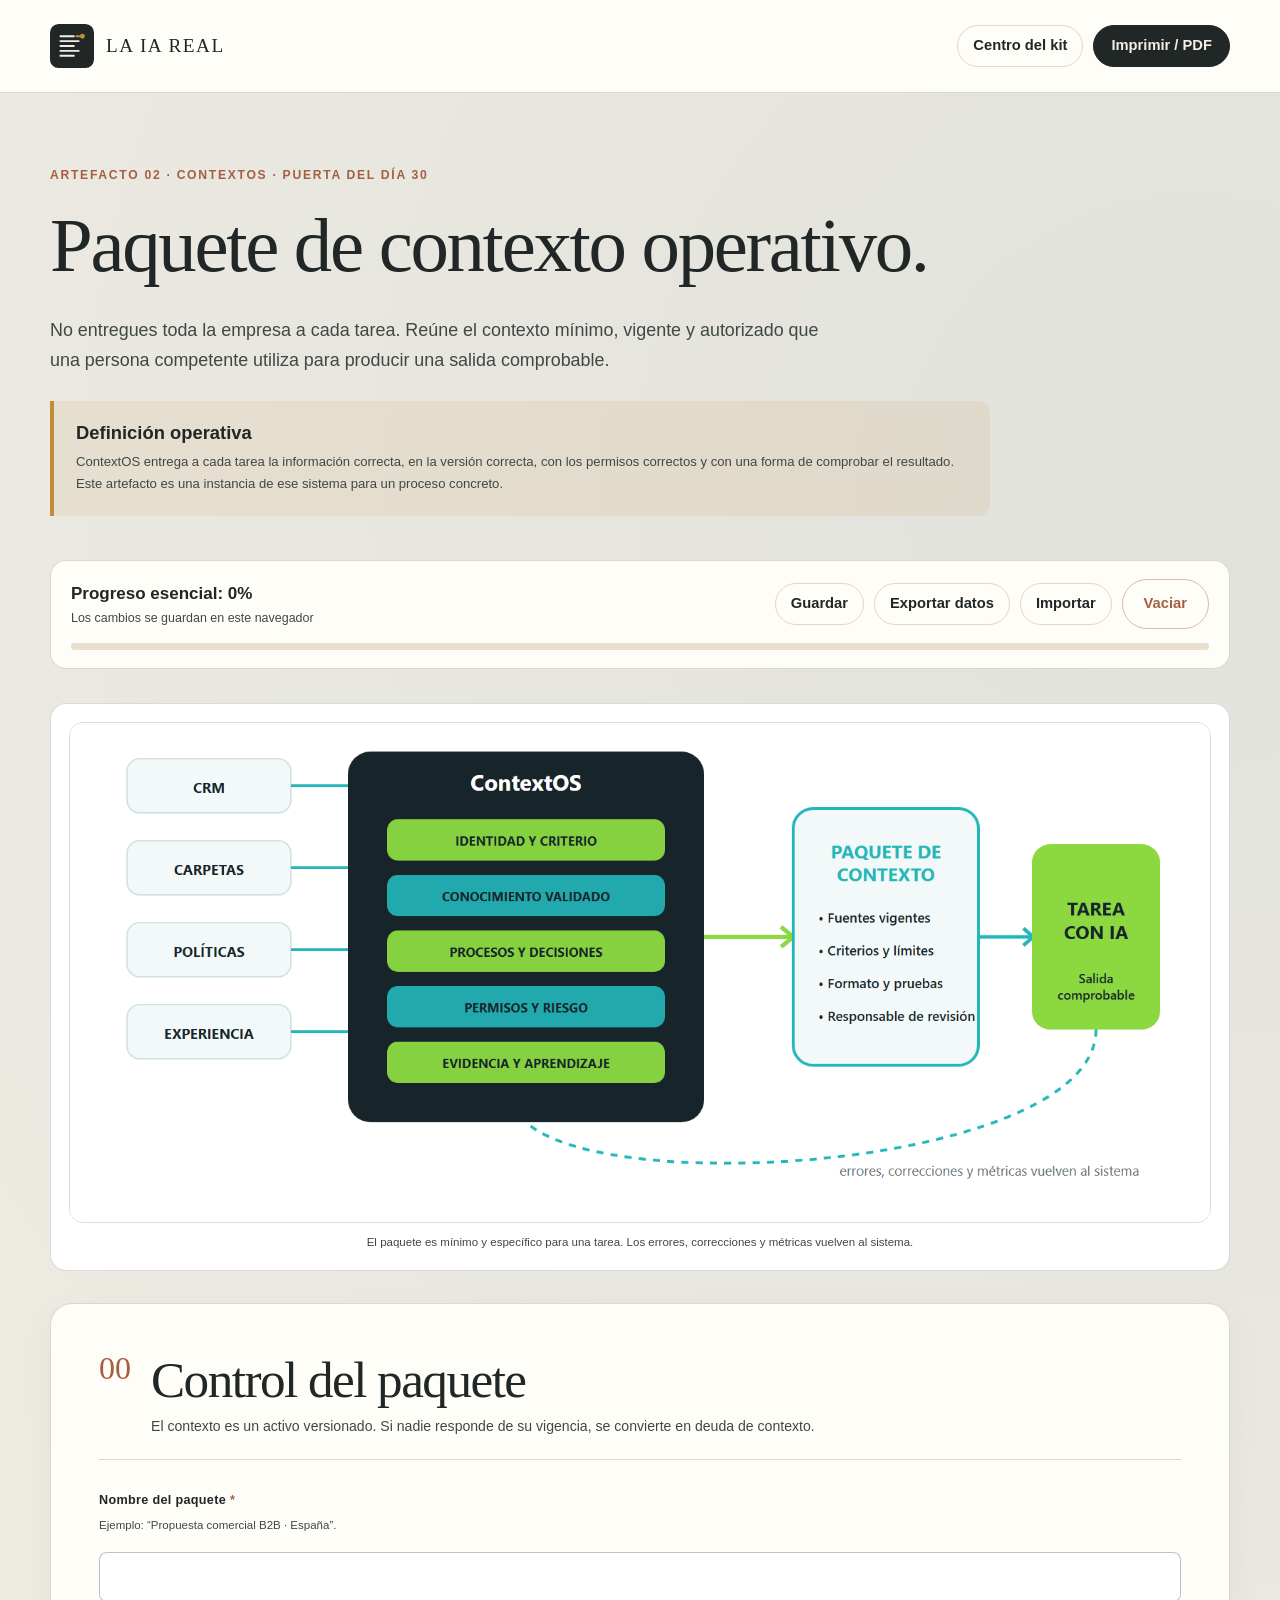
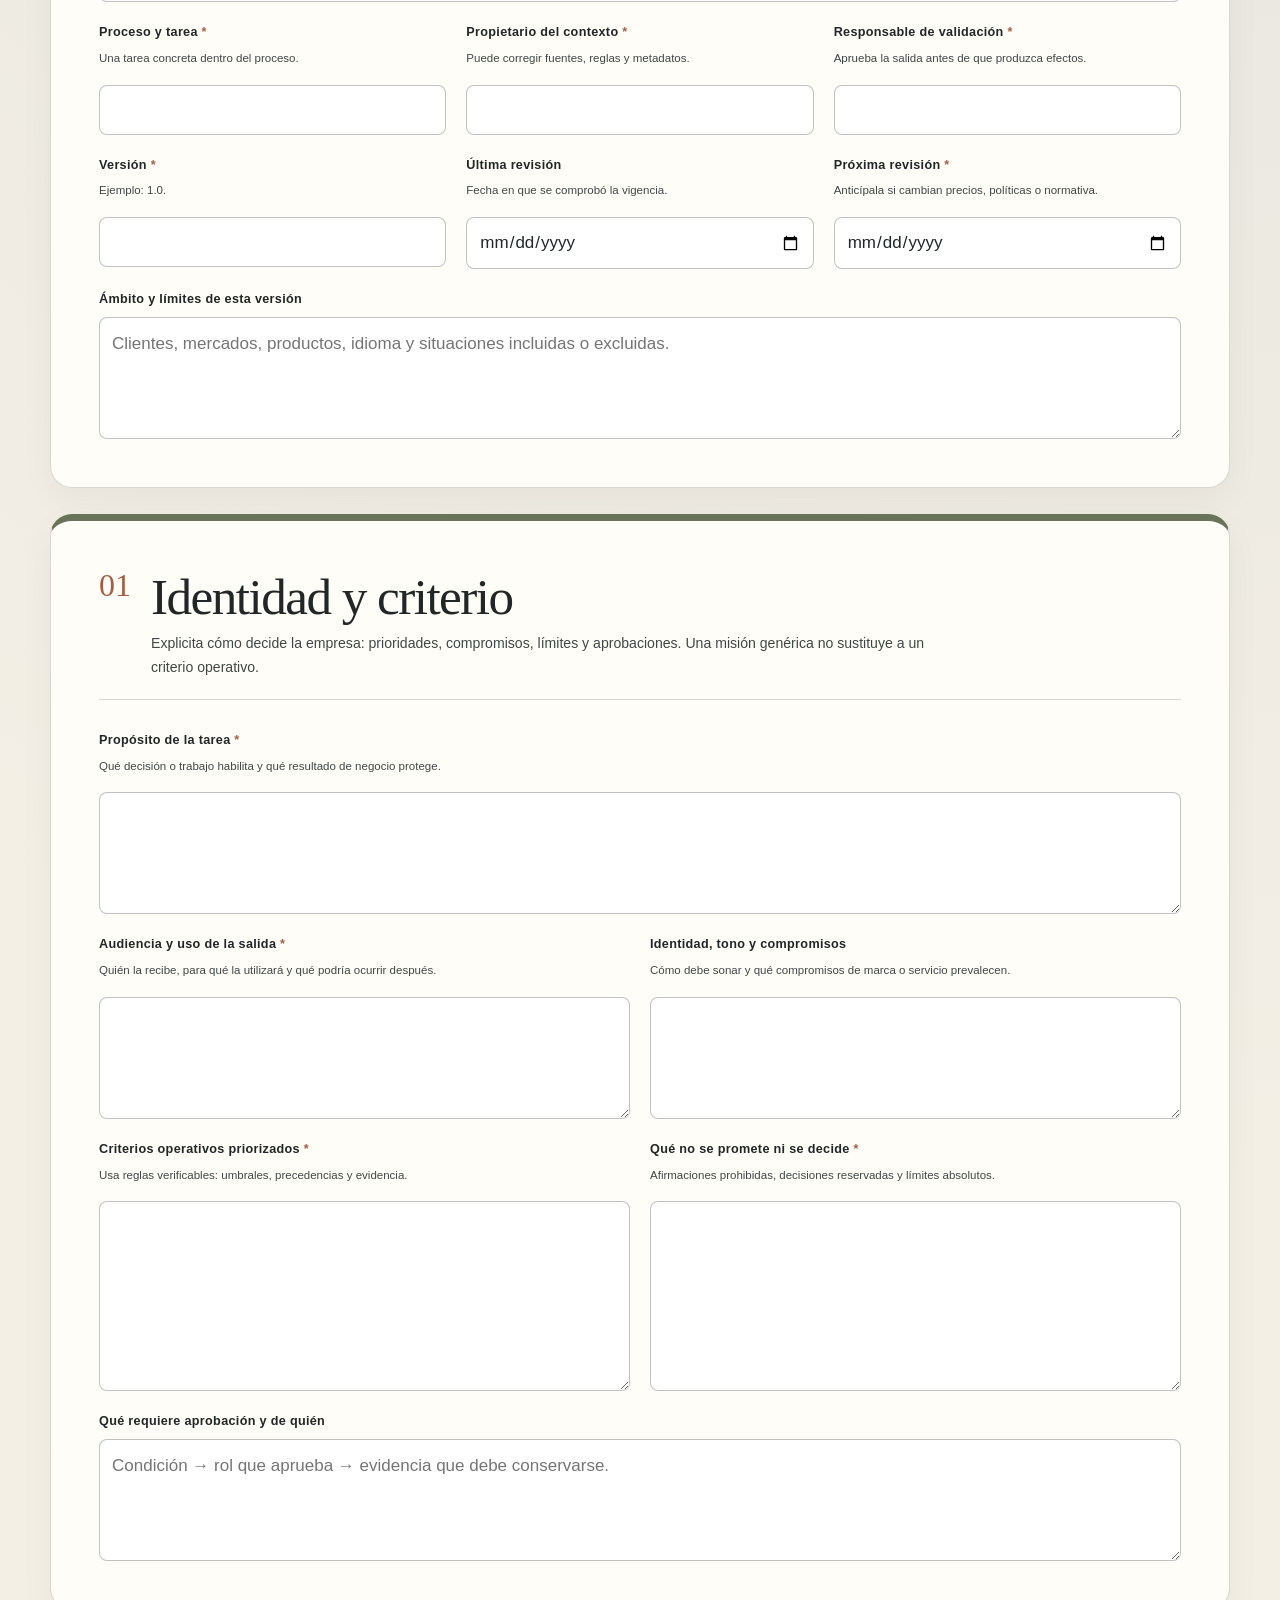
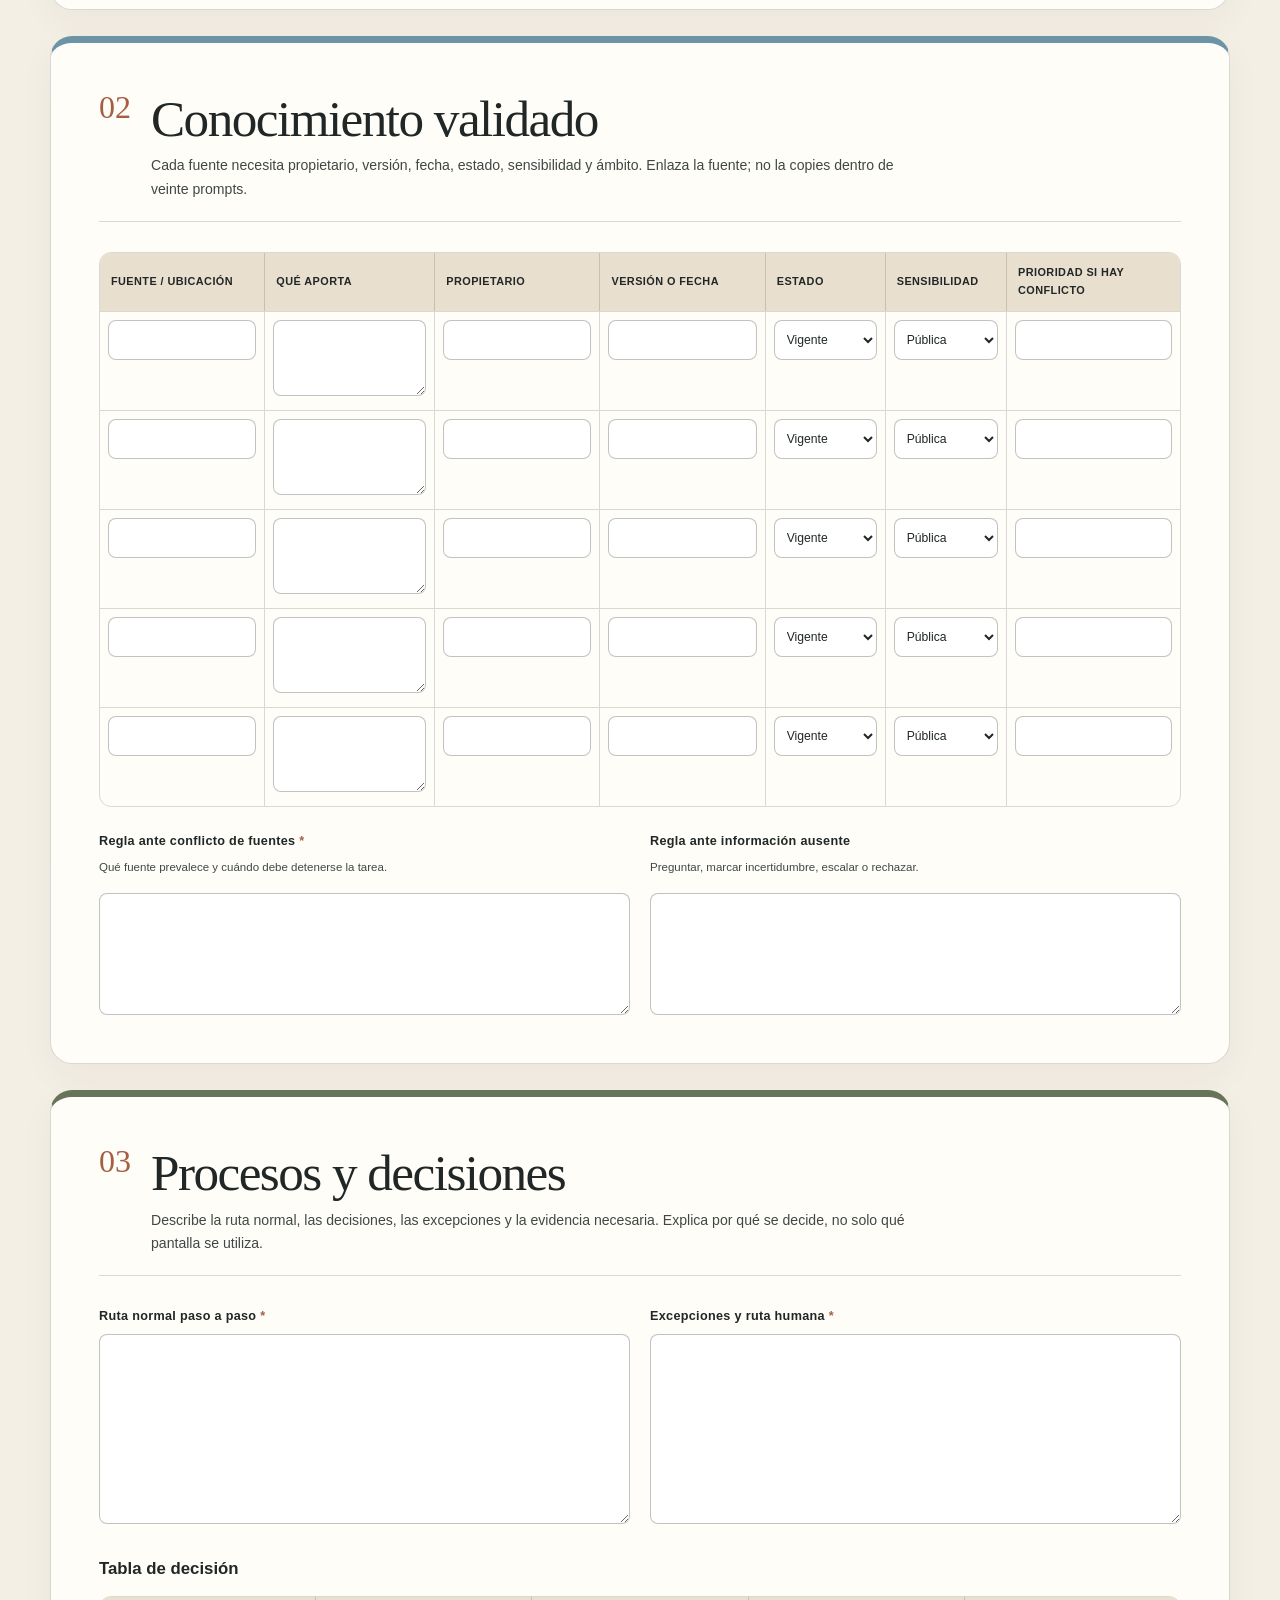
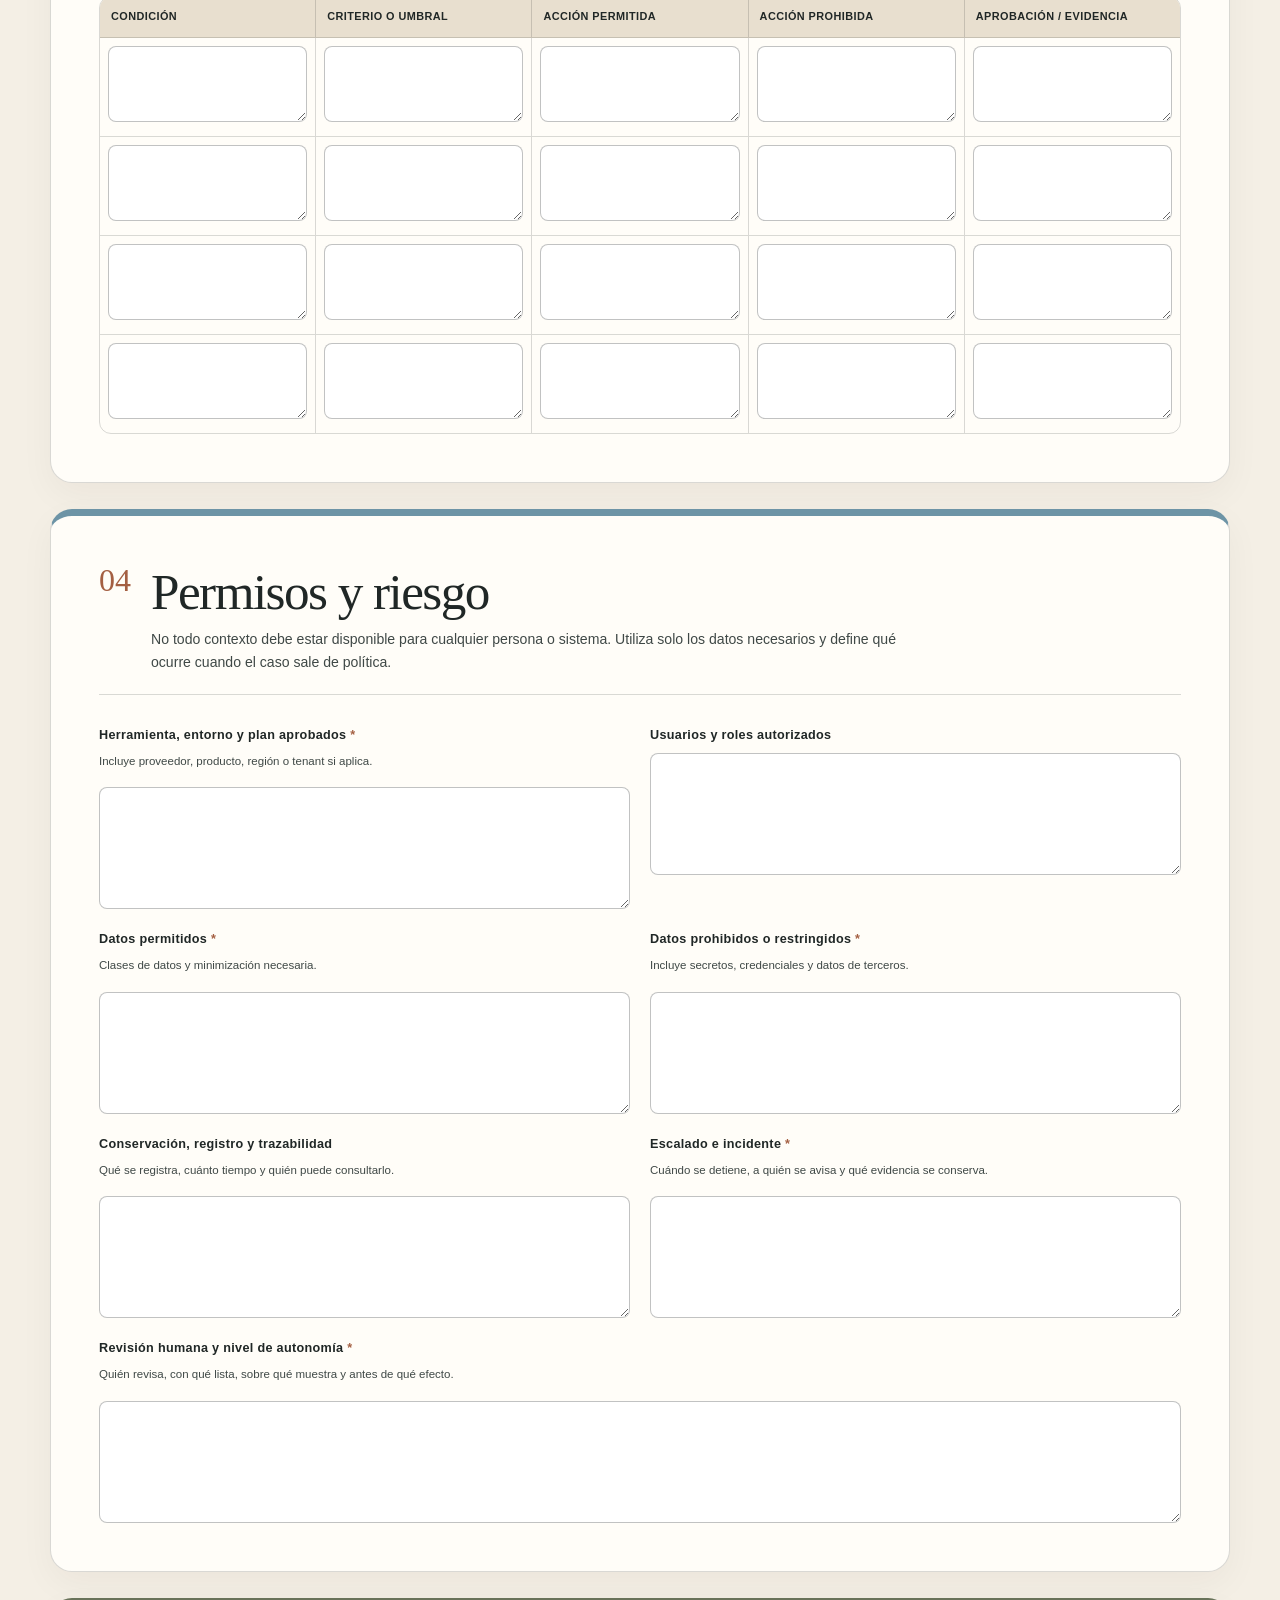
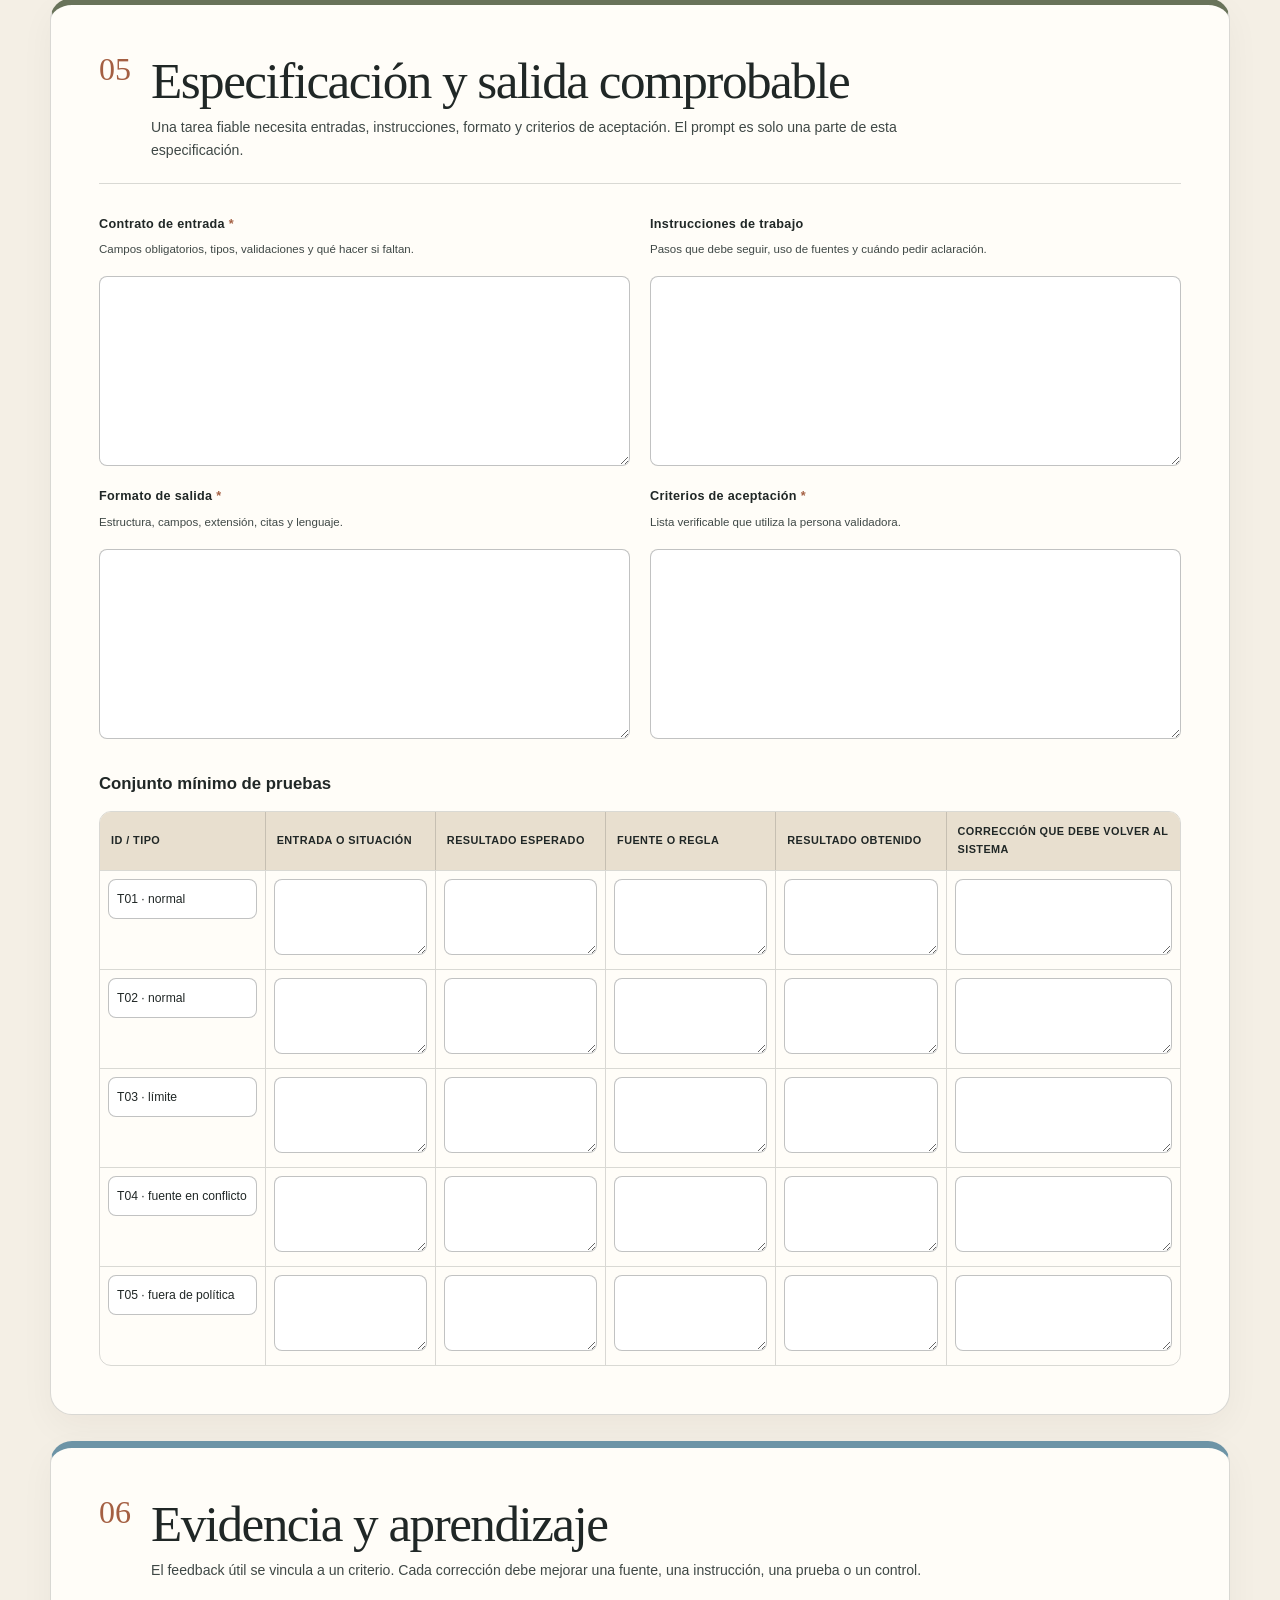
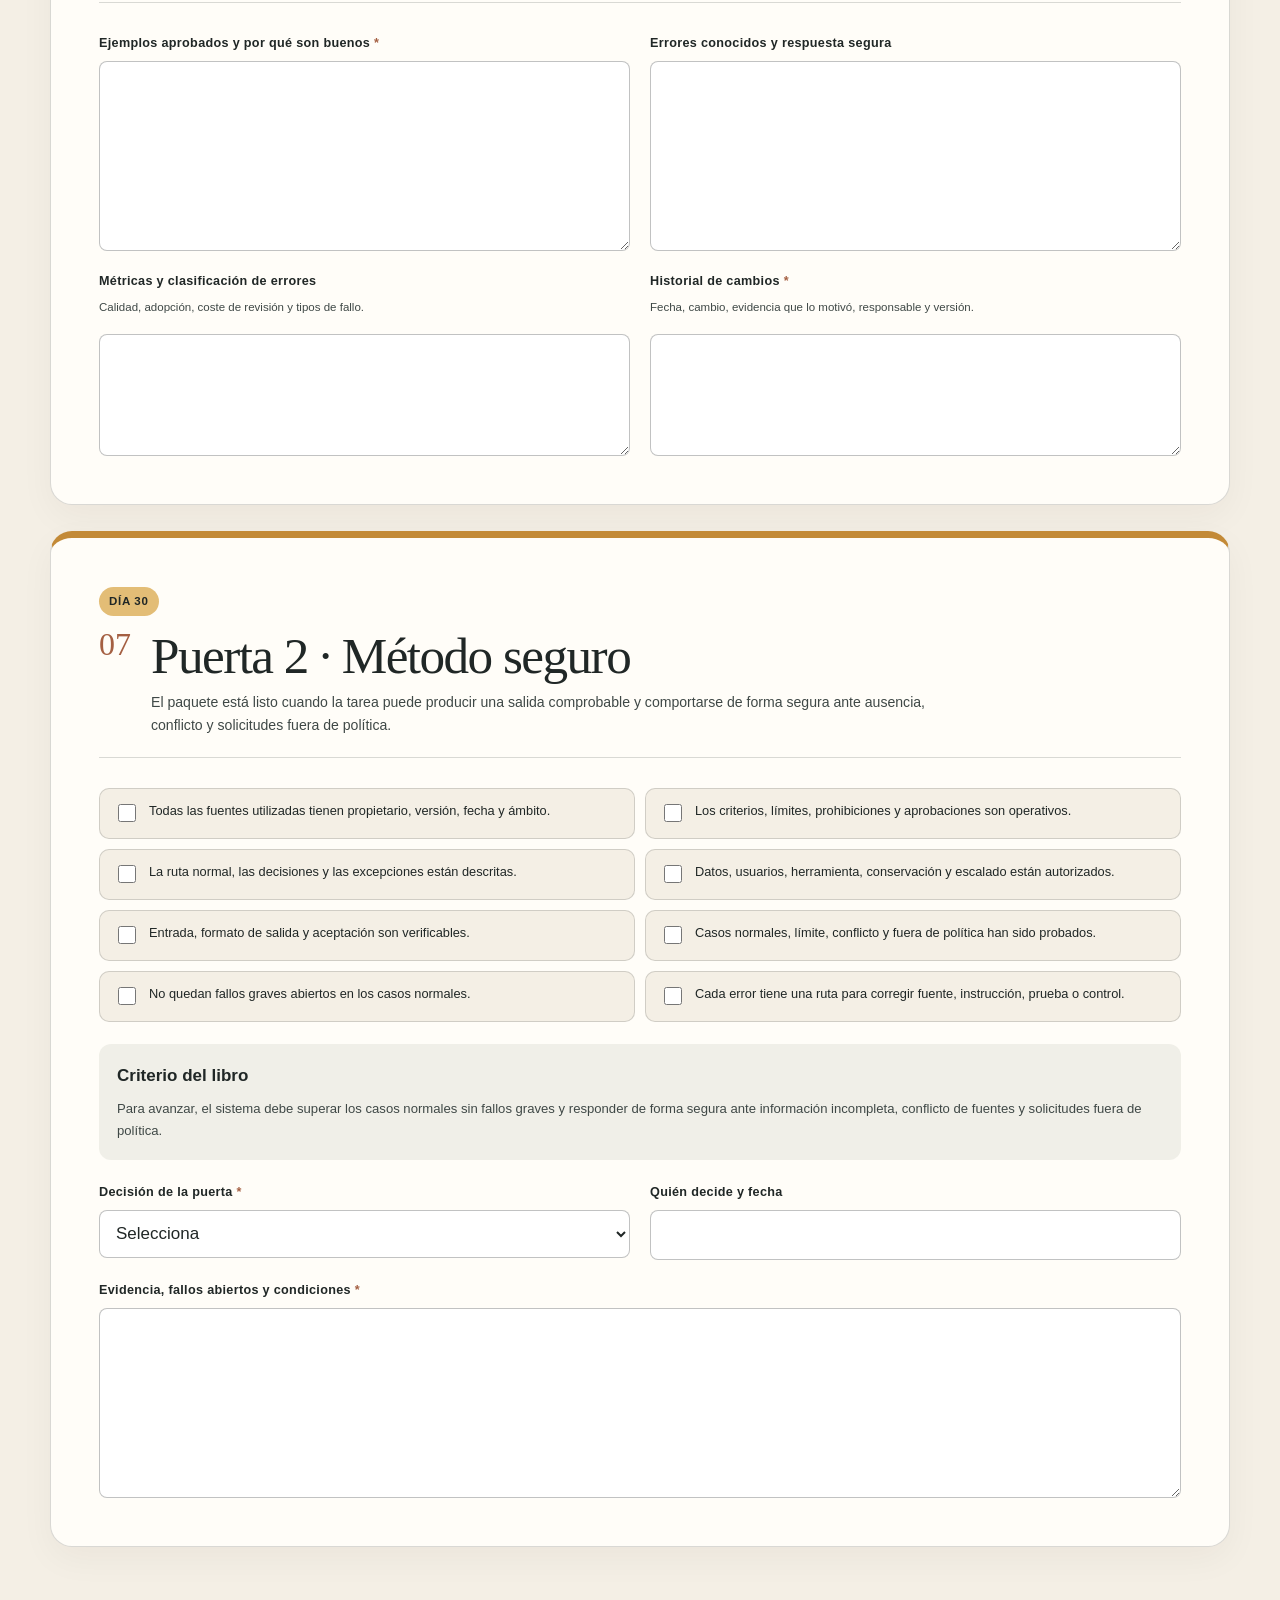
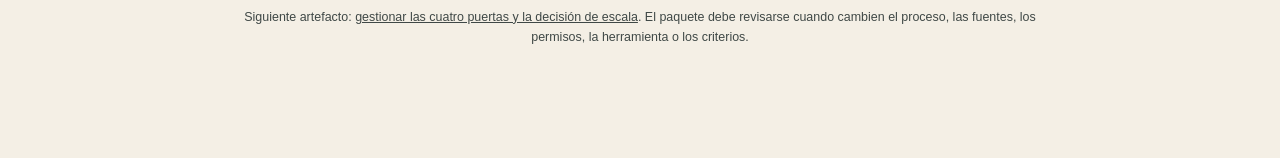
<file: laiareal-ebook/kit-contextos.html>
<!doctype html>
<html lang="es">
<head>
  <meta charset="utf-8">
  <meta name="viewport" content="width=device-width, initial-scale=1">
  <meta name="robots" content="noindex">
  <title>Paquete ContextOS — Kit La IA Real</title>
  <meta name="description" content="Artefacto editable para convertir conocimiento, reglas, permisos y evidencia en contexto operativo para una tarea con IA.">
  <link rel="icon" href="assets/brand-mark.svg" type="image/svg+xml">
  <link rel="stylesheet" href="styles.css">
  <script src="kit.js" defer></script>
</head>
<body>
  <a class="skip-link" href="#contenido">Saltar al contenido</a>
  <header class="utility-header kit-utility-header no-print">
    <div class="container">
      <a class="brand" href="kit-ia-real.html">
        <img src="assets/brand-mark.svg" alt="" width="44" height="44">
        <span>LA IA REAL</span>
      </a>
      <div class="kit-header-actions">
        <a class="button button-quiet" href="kit-ia-real.html">Centro del kit</a>
        <button class="button button-small" type="button" data-action="print">Imprimir / PDF</button>
      </div>
    </div>
  </header>

  <main class="workbook-main" id="contenido">
    <div class="container">
      <section class="workbook-hero">
        <p class="eyebrow">Artefacto 02 · ContextOS · Puerta del día 30</p>
        <h1>Paquete de contexto operativo.</h1>
        <p class="kit-lead">No entregues toda la empresa a cada tarea. Reúne el contexto mínimo, vigente y autorizado que una persona competente utiliza para producir una salida comprobable.</p>
        <div class="evidence-callout">
          <h3>Definición operativa</h3>
          <p>ContextOS entrega a cada tarea la información correcta, en la versión correcta, con los permisos correctos y con una forma de comprobar el resultado. Este artefacto es una instancia de ese sistema para un proceso concreto.</p>
        </div>
      </section>

      <div class="workbook-toolbar no-print">
        <div class="workbook-toolbar-row">
          <div>
            <strong>Progreso esencial: <span data-progress-value>0%</span></strong>
            <div class="save-status" data-save-status>Los cambios se guardan en este navegador</div>
          </div>
          <div class="workbook-actions">
            <button class="button button-quiet" type="button" data-action="save">Guardar</button>
            <button class="button button-quiet" type="button" data-action="export">Exportar datos</button>
            <button class="button button-quiet" type="button" data-action="import">Importar</button>
            <button class="button button-danger" type="button" data-action="clear">Vaciar</button>
          </div>
        </div>
        <div class="progress-track"><div class="progress-fill" data-progress-bar></div></div>
        <input class="import-file" type="file" accept="application/json" data-import-file aria-label="Importar paquete ContextOS">
      </div>

      <figure class="workbook-diagram">
        <img src="assets/contextos-arquitectura.png" alt="Arquitectura ContextOS: identidad, conocimiento, procesos, permisos y aprendizaje producen un paquete de contexto para una tarea con IA" width="1600" height="700">
        <figcaption>El paquete es mínimo y específico para una tarea. Los errores, correcciones y métricas vuelven al sistema.</figcaption>
      </figure>

      <form data-workbook="contextos" data-title="Paquete ContextOS" novalidate>
        <section class="workbook-section print-page" aria-labelledby="ctx-control">
          <div class="workbook-section-heading">
            <span class="workbook-section-index">00</span>
            <div><h2 id="ctx-control">Control del paquete</h2><p>El contexto es un activo versionado. Si nadie responde de su vigencia, se convierte en deuda de contexto.</p></div>
          </div>
          <div class="input-grid input-grid-3">
            <div class="control control-wide">
              <label for="package_name">Nombre del paquete <span class="required-mark">*</span></label>
              <p class="control-hint">Ejemplo: “Propuesta comercial B2B · España”.</p>
              <input id="package_name" name="package_name" type="text" data-required autocomplete="off">
            </div>
            <div class="control">
              <label for="context_process">Proceso y tarea <span class="required-mark">*</span></label>
              <p class="control-hint">Una tarea concreta dentro del proceso.</p>
              <input id="context_process" name="context_process" type="text" data-required autocomplete="off">
            </div>
            <div class="control">
              <label for="context_owner">Propietario del contexto <span class="required-mark">*</span></label>
              <p class="control-hint">Puede corregir fuentes, reglas y metadatos.</p>
              <input id="context_owner" name="context_owner" type="text" data-required autocomplete="off">
            </div>
            <div class="control">
              <label for="context_validator">Responsable de validación <span class="required-mark">*</span></label>
              <p class="control-hint">Aprueba la salida antes de que produzca efectos.</p>
              <input id="context_validator" name="context_validator" type="text" data-required autocomplete="off">
            </div>
            <div class="control">
              <label for="context_version">Versión <span class="required-mark">*</span></label>
              <p class="control-hint">Ejemplo: 1.0.</p>
              <input id="context_version" name="context_version" type="text" data-required autocomplete="off">
            </div>
            <div class="control">
              <label for="context_reviewed">Última revisión</label>
              <p class="control-hint">Fecha en que se comprobó la vigencia.</p>
              <input id="context_reviewed" name="context_reviewed" type="date">
            </div>
            <div class="control">
              <label for="context_next_review">Próxima revisión <span class="required-mark">*</span></label>
              <p class="control-hint">Anticípala si cambian precios, políticas o normativa.</p>
              <input id="context_next_review" name="context_next_review" type="date" data-required>
            </div>
            <div class="control control-wide">
              <label for="context_scope">Ámbito y límites de esta versión</label>
              <textarea id="context_scope" name="context_scope" placeholder="Clientes, mercados, productos, idioma y situaciones incluidas o excluidas."></textarea>
            </div>
          </div>
        </section>

        <section class="workbook-section context-layer print-page" aria-labelledby="ctx-identidad">
          <div class="workbook-section-heading">
            <span class="workbook-section-index">01</span>
            <div><h2 id="ctx-identidad">Identidad y criterio</h2><p>Explicita cómo decide la empresa: prioridades, compromisos, límites y aprobaciones. Una misión genérica no sustituye a un criterio operativo.</p></div>
          </div>
          <div class="input-grid">
            <div class="control control-wide">
              <label for="task_purpose">Propósito de la tarea <span class="required-mark">*</span></label>
              <p class="control-hint">Qué decisión o trabajo habilita y qué resultado de negocio protege.</p>
              <textarea id="task_purpose" name="task_purpose" data-required></textarea>
            </div>
            <div class="control">
              <label for="task_audience">Audiencia y uso de la salida <span class="required-mark">*</span></label>
              <p class="control-hint">Quién la recibe, para qué la utilizará y qué podría ocurrir después.</p>
              <textarea id="task_audience" name="task_audience" data-required></textarea>
            </div>
            <div class="control">
              <label for="identity_tone">Identidad, tono y compromisos</label>
              <p class="control-hint">Cómo debe sonar y qué compromisos de marca o servicio prevalecen.</p>
              <textarea id="identity_tone" name="identity_tone"></textarea>
            </div>
            <div class="control">
              <label for="decision_criteria">Criterios operativos priorizados <span class="required-mark">*</span></label>
              <p class="control-hint">Usa reglas verificables: umbrales, precedencias y evidencia.</p>
              <textarea id="decision_criteria" name="decision_criteria" class="tall" data-required></textarea>
            </div>
            <div class="control">
              <label for="forbidden_claims">Qué no se promete ni se decide <span class="required-mark">*</span></label>
              <p class="control-hint">Afirmaciones prohibidas, decisiones reservadas y límites absolutos.</p>
              <textarea id="forbidden_claims" name="forbidden_claims" class="tall" data-required></textarea>
            </div>
            <div class="control control-wide">
              <label for="approval_rules">Qué requiere aprobación y de quién</label>
              <textarea id="approval_rules" name="approval_rules" placeholder="Condición → rol que aprueba → evidencia que debe conservarse."></textarea>
            </div>
          </div>
        </section>

        <section class="workbook-section context-layer print-page" aria-labelledby="ctx-fuentes">
          <div class="workbook-section-heading">
            <span class="workbook-section-index">02</span>
            <div><h2 id="ctx-fuentes">Conocimiento validado</h2><p>Cada fuente necesita propietario, versión, fecha, estado, sensibilidad y ámbito. Enlaza la fuente; no la copies dentro de veinte prompts.</p></div>
          </div>
          <div class="table-wrap">
            <table class="workbook-table">
              <thead><tr><th>Fuente / ubicación</th><th>Qué aporta</th><th>Propietario</th><th>Versión o fecha</th><th>Estado</th><th>Sensibilidad</th><th>Prioridad si hay conflicto</th></tr></thead>
              <tbody>
                <tr><td><input name="source_1_name" data-required aria-label="Fuente 1"></td><td><textarea name="source_1_scope" aria-label="Aporte fuente 1"></textarea></td><td><input name="source_1_owner" data-required aria-label="Propietario fuente 1"></td><td><input name="source_1_version" data-required aria-label="Versión fuente 1"></td><td><select name="source_1_status" aria-label="Estado fuente 1"><option>Vigente</option><option>En revisión</option><option>No usar</option></select></td><td><select name="source_1_sensitivity" aria-label="Sensibilidad fuente 1"><option>Pública</option><option>Interna</option><option>Confidencial</option><option>Restringida</option></select></td><td><input name="source_1_priority" aria-label="Prioridad fuente 1"></td></tr>
                <tr><td><input name="source_2_name" aria-label="Fuente 2"></td><td><textarea name="source_2_scope" aria-label="Aporte fuente 2"></textarea></td><td><input name="source_2_owner" aria-label="Propietario fuente 2"></td><td><input name="source_2_version" aria-label="Versión fuente 2"></td><td><select name="source_2_status" aria-label="Estado fuente 2"><option>Vigente</option><option>En revisión</option><option>No usar</option></select></td><td><select name="source_2_sensitivity" aria-label="Sensibilidad fuente 2"><option>Pública</option><option>Interna</option><option>Confidencial</option><option>Restringida</option></select></td><td><input name="source_2_priority" aria-label="Prioridad fuente 2"></td></tr>
                <tr><td><input name="source_3_name" aria-label="Fuente 3"></td><td><textarea name="source_3_scope" aria-label="Aporte fuente 3"></textarea></td><td><input name="source_3_owner" aria-label="Propietario fuente 3"></td><td><input name="source_3_version" aria-label="Versión fuente 3"></td><td><select name="source_3_status" aria-label="Estado fuente 3"><option>Vigente</option><option>En revisión</option><option>No usar</option></select></td><td><select name="source_3_sensitivity" aria-label="Sensibilidad fuente 3"><option>Pública</option><option>Interna</option><option>Confidencial</option><option>Restringida</option></select></td><td><input name="source_3_priority" aria-label="Prioridad fuente 3"></td></tr>
                <tr><td><input name="source_4_name" aria-label="Fuente 4"></td><td><textarea name="source_4_scope" aria-label="Aporte fuente 4"></textarea></td><td><input name="source_4_owner" aria-label="Propietario fuente 4"></td><td><input name="source_4_version" aria-label="Versión fuente 4"></td><td><select name="source_4_status" aria-label="Estado fuente 4"><option>Vigente</option><option>En revisión</option><option>No usar</option></select></td><td><select name="source_4_sensitivity" aria-label="Sensibilidad fuente 4"><option>Pública</option><option>Interna</option><option>Confidencial</option><option>Restringida</option></select></td><td><input name="source_4_priority" aria-label="Prioridad fuente 4"></td></tr>
                <tr><td><input name="source_5_name" aria-label="Fuente 5"></td><td><textarea name="source_5_scope" aria-label="Aporte fuente 5"></textarea></td><td><input name="source_5_owner" aria-label="Propietario fuente 5"></td><td><input name="source_5_version" aria-label="Versión fuente 5"></td><td><select name="source_5_status" aria-label="Estado fuente 5"><option>Vigente</option><option>En revisión</option><option>No usar</option></select></td><td><select name="source_5_sensitivity" aria-label="Sensibilidad fuente 5"><option>Pública</option><option>Interna</option><option>Confidencial</option><option>Restringida</option></select></td><td><input name="source_5_priority" aria-label="Prioridad fuente 5"></td></tr>
              </tbody>
            </table>
          </div>
          <div class="input-grid" style="margin-top: 24px">
            <div class="control">
              <label for="source_conflict">Regla ante conflicto de fuentes <span class="required-mark">*</span></label>
              <p class="control-hint">Qué fuente prevalece y cuándo debe detenerse la tarea.</p>
              <textarea id="source_conflict" name="source_conflict" data-required></textarea>
            </div>
            <div class="control">
              <label for="source_missing">Regla ante información ausente</label>
              <p class="control-hint">Preguntar, marcar incertidumbre, escalar o rechazar.</p>
              <textarea id="source_missing" name="source_missing"></textarea>
            </div>
          </div>
        </section>

        <section class="workbook-section context-layer print-page" aria-labelledby="ctx-proceso">
          <div class="workbook-section-heading">
            <span class="workbook-section-index">03</span>
            <div><h2 id="ctx-proceso">Procesos y decisiones</h2><p>Describe la ruta normal, las decisiones, las excepciones y la evidencia necesaria. Explica por qué se decide, no solo qué pantalla se utiliza.</p></div>
          </div>
          <div class="input-grid">
            <div class="control">
              <label for="normal_route">Ruta normal paso a paso <span class="required-mark">*</span></label>
              <textarea id="normal_route" name="normal_route" class="tall" data-required></textarea>
            </div>
            <div class="control">
              <label for="exception_route">Excepciones y ruta humana <span class="required-mark">*</span></label>
              <textarea id="exception_route" name="exception_route" class="tall" data-required></textarea>
            </div>
          </div>
          <h3 class="subsection-title">Tabla de decisión</h3>
          <div class="table-wrap">
            <table class="workbook-table">
              <thead><tr><th>Condición</th><th>Criterio o umbral</th><th>Acción permitida</th><th>Acción prohibida</th><th>Aprobación / evidencia</th></tr></thead>
              <tbody>
                <tr><td><textarea name="decision_1_condition" aria-label="Condición decisión 1"></textarea></td><td><textarea name="decision_1_rule" aria-label="Criterio decisión 1"></textarea></td><td><textarea name="decision_1_action" aria-label="Acción decisión 1"></textarea></td><td><textarea name="decision_1_forbidden" aria-label="Prohibición decisión 1"></textarea></td><td><textarea name="decision_1_evidence" aria-label="Evidencia decisión 1"></textarea></td></tr>
                <tr><td><textarea name="decision_2_condition" aria-label="Condición decisión 2"></textarea></td><td><textarea name="decision_2_rule" aria-label="Criterio decisión 2"></textarea></td><td><textarea name="decision_2_action" aria-label="Acción decisión 2"></textarea></td><td><textarea name="decision_2_forbidden" aria-label="Prohibición decisión 2"></textarea></td><td><textarea name="decision_2_evidence" aria-label="Evidencia decisión 2"></textarea></td></tr>
                <tr><td><textarea name="decision_3_condition" aria-label="Condición decisión 3"></textarea></td><td><textarea name="decision_3_rule" aria-label="Criterio decisión 3"></textarea></td><td><textarea name="decision_3_action" aria-label="Acción decisión 3"></textarea></td><td><textarea name="decision_3_forbidden" aria-label="Prohibición decisión 3"></textarea></td><td><textarea name="decision_3_evidence" aria-label="Evidencia decisión 3"></textarea></td></tr>
                <tr><td><textarea name="decision_4_condition" aria-label="Condición decisión 4"></textarea></td><td><textarea name="decision_4_rule" aria-label="Criterio decisión 4"></textarea></td><td><textarea name="decision_4_action" aria-label="Acción decisión 4"></textarea></td><td><textarea name="decision_4_forbidden" aria-label="Prohibición decisión 4"></textarea></td><td><textarea name="decision_4_evidence" aria-label="Evidencia decisión 4"></textarea></td></tr>
              </tbody>
            </table>
          </div>
        </section>

        <section class="workbook-section context-layer print-page" aria-labelledby="ctx-permisos">
          <div class="workbook-section-heading">
            <span class="workbook-section-index">04</span>
            <div><h2 id="ctx-permisos">Permisos y riesgo</h2><p>No todo contexto debe estar disponible para cualquier persona o sistema. Utiliza solo los datos necesarios y define qué ocurre cuando el caso sale de política.</p></div>
          </div>
          <div class="input-grid">
            <div class="control">
              <label for="approved_tool">Herramienta, entorno y plan aprobados <span class="required-mark">*</span></label>
              <p class="control-hint">Incluye proveedor, producto, región o tenant si aplica.</p>
              <textarea id="approved_tool" name="approved_tool" data-required></textarea>
            </div>
            <div class="control">
              <label for="authorized_users">Usuarios y roles autorizados</label>
              <textarea id="authorized_users" name="authorized_users"></textarea>
            </div>
            <div class="control">
              <label for="allowed_data">Datos permitidos <span class="required-mark">*</span></label>
              <p class="control-hint">Clases de datos y minimización necesaria.</p>
              <textarea id="allowed_data" name="allowed_data" data-required></textarea>
            </div>
            <div class="control">
              <label for="forbidden_data">Datos prohibidos o restringidos <span class="required-mark">*</span></label>
              <p class="control-hint">Incluye secretos, credenciales y datos de terceros.</p>
              <textarea id="forbidden_data" name="forbidden_data" data-required></textarea>
            </div>
            <div class="control">
              <label for="retention_logging">Conservación, registro y trazabilidad</label>
              <p class="control-hint">Qué se registra, cuánto tiempo y quién puede consultarlo.</p>
              <textarea id="retention_logging" name="retention_logging"></textarea>
            </div>
            <div class="control">
              <label for="risk_escalation">Escalado e incidente <span class="required-mark">*</span></label>
              <p class="control-hint">Cuándo se detiene, a quién se avisa y qué evidencia se conserva.</p>
              <textarea id="risk_escalation" name="risk_escalation" data-required></textarea>
            </div>
            <div class="control control-wide">
              <label for="human_review">Revisión humana y nivel de autonomía <span class="required-mark">*</span></label>
              <p class="control-hint">Quién revisa, con qué lista, sobre qué muestra y antes de qué efecto.</p>
              <textarea id="human_review" name="human_review" data-required></textarea>
            </div>
          </div>
        </section>

        <section class="workbook-section context-layer print-page" aria-labelledby="ctx-especificacion">
          <div class="workbook-section-heading">
            <span class="workbook-section-index">05</span>
            <div><h2 id="ctx-especificacion">Especificación y salida comprobable</h2><p>Una tarea fiable necesita entradas, instrucciones, formato y criterios de aceptación. El prompt es solo una parte de esta especificación.</p></div>
          </div>
          <div class="input-grid">
            <div class="control">
              <label for="input_contract">Contrato de entrada <span class="required-mark">*</span></label>
              <p class="control-hint">Campos obligatorios, tipos, validaciones y qué hacer si faltan.</p>
              <textarea id="input_contract" name="input_contract" class="tall" data-required></textarea>
            </div>
            <div class="control">
              <label for="task_instructions">Instrucciones de trabajo</label>
              <p class="control-hint">Pasos que debe seguir, uso de fuentes y cuándo pedir aclaración.</p>
              <textarea id="task_instructions" name="task_instructions" class="tall"></textarea>
            </div>
            <div class="control">
              <label for="output_format">Formato de salida <span class="required-mark">*</span></label>
              <p class="control-hint">Estructura, campos, extensión, citas y lenguaje.</p>
              <textarea id="output_format" name="output_format" class="tall" data-required></textarea>
            </div>
            <div class="control">
              <label for="acceptance_criteria">Criterios de aceptación <span class="required-mark">*</span></label>
              <p class="control-hint">Lista verificable que utiliza la persona validadora.</p>
              <textarea id="acceptance_criteria" name="acceptance_criteria" class="tall" data-required></textarea>
            </div>
          </div>

          <h3 class="subsection-title">Conjunto mínimo de pruebas</h3>
          <div class="table-wrap">
            <table class="workbook-table">
              <thead><tr><th>ID / tipo</th><th>Entrada o situación</th><th>Resultado esperado</th><th>Fuente o regla</th><th>Resultado obtenido</th><th>Corrección que debe volver al sistema</th></tr></thead>
              <tbody>
                <tr><td><input name="test_1_id" value="T01 · normal" aria-label="Prueba 1 ID"></td><td><textarea name="test_1_input" data-required aria-label="Entrada prueba 1"></textarea></td><td><textarea name="test_1_expected" data-required aria-label="Esperado prueba 1"></textarea></td><td><textarea name="test_1_rule" aria-label="Regla prueba 1"></textarea></td><td><textarea name="test_1_result" aria-label="Resultado prueba 1"></textarea></td><td><textarea name="test_1_learning" aria-label="Aprendizaje prueba 1"></textarea></td></tr>
                <tr><td><input name="test_2_id" value="T02 · normal" aria-label="Prueba 2 ID"></td><td><textarea name="test_2_input" aria-label="Entrada prueba 2"></textarea></td><td><textarea name="test_2_expected" aria-label="Esperado prueba 2"></textarea></td><td><textarea name="test_2_rule" aria-label="Regla prueba 2"></textarea></td><td><textarea name="test_2_result" aria-label="Resultado prueba 2"></textarea></td><td><textarea name="test_2_learning" aria-label="Aprendizaje prueba 2"></textarea></td></tr>
                <tr><td><input name="test_3_id" value="T03 · límite" aria-label="Prueba 3 ID"></td><td><textarea name="test_3_input" aria-label="Entrada prueba 3"></textarea></td><td><textarea name="test_3_expected" aria-label="Esperado prueba 3"></textarea></td><td><textarea name="test_3_rule" aria-label="Regla prueba 3"></textarea></td><td><textarea name="test_3_result" aria-label="Resultado prueba 3"></textarea></td><td><textarea name="test_3_learning" aria-label="Aprendizaje prueba 3"></textarea></td></tr>
                <tr><td><input name="test_4_id" value="T04 · fuente en conflicto" aria-label="Prueba 4 ID"></td><td><textarea name="test_4_input" aria-label="Entrada prueba 4"></textarea></td><td><textarea name="test_4_expected" aria-label="Esperado prueba 4"></textarea></td><td><textarea name="test_4_rule" aria-label="Regla prueba 4"></textarea></td><td><textarea name="test_4_result" aria-label="Resultado prueba 4"></textarea></td><td><textarea name="test_4_learning" aria-label="Aprendizaje prueba 4"></textarea></td></tr>
                <tr><td><input name="test_5_id" value="T05 · fuera de política" aria-label="Prueba 5 ID"></td><td><textarea name="test_5_input" aria-label="Entrada prueba 5"></textarea></td><td><textarea name="test_5_expected" aria-label="Esperado prueba 5"></textarea></td><td><textarea name="test_5_rule" aria-label="Regla prueba 5"></textarea></td><td><textarea name="test_5_result" aria-label="Resultado prueba 5"></textarea></td><td><textarea name="test_5_learning" aria-label="Aprendizaje prueba 5"></textarea></td></tr>
              </tbody>
            </table>
          </div>
        </section>

        <section class="workbook-section context-layer print-page" aria-labelledby="ctx-aprendizaje">
          <div class="workbook-section-heading">
            <span class="workbook-section-index">06</span>
            <div><h2 id="ctx-aprendizaje">Evidencia y aprendizaje</h2><p>El feedback útil se vincula a un criterio. Cada corrección debe mejorar una fuente, una instrucción, una prueba o un control.</p></div>
          </div>
          <div class="input-grid">
            <div class="control">
              <label for="approved_examples">Ejemplos aprobados y por qué son buenos <span class="required-mark">*</span></label>
              <textarea id="approved_examples" name="approved_examples" class="tall" data-required></textarea>
            </div>
            <div class="control">
              <label for="known_failures">Errores conocidos y respuesta segura</label>
              <textarea id="known_failures" name="known_failures" class="tall"></textarea>
            </div>
            <div class="control">
              <label for="learning_metrics">Métricas y clasificación de errores</label>
              <p class="control-hint">Calidad, adopción, coste de revisión y tipos de fallo.</p>
              <textarea id="learning_metrics" name="learning_metrics"></textarea>
            </div>
            <div class="control">
              <label for="change_history">Historial de cambios <span class="required-mark">*</span></label>
              <p class="control-hint">Fecha, cambio, evidencia que lo motivó, responsable y versión.</p>
              <textarea id="change_history" name="change_history" data-required></textarea>
            </div>
          </div>
        </section>

        <section class="workbook-section gate-sheet print-page" aria-labelledby="ctx-puerta">
          <span class="gate-day">Día 30</span>
          <div class="workbook-section-heading">
            <span class="workbook-section-index">07</span>
            <div><h2 id="ctx-puerta">Puerta 2 · Método seguro</h2><p>El paquete está listo cuando la tarea puede producir una salida comprobable y comportarse de forma segura ante ausencia, conflicto y solicitudes fuera de política.</p></div>
          </div>
          <div class="check-grid">
            <label class="check-item"><input type="checkbox" name="gate2_sources" data-required> Todas las fuentes utilizadas tienen propietario, versión, fecha y ámbito.</label>
            <label class="check-item"><input type="checkbox" name="gate2_identity" data-required> Los criterios, límites, prohibiciones y aprobaciones son operativos.</label>
            <label class="check-item"><input type="checkbox" name="gate2_process" data-required> La ruta normal, las decisiones y las excepciones están descritas.</label>
            <label class="check-item"><input type="checkbox" name="gate2_permissions" data-required> Datos, usuarios, herramienta, conservación y escalado están autorizados.</label>
            <label class="check-item"><input type="checkbox" name="gate2_output" data-required> Entrada, formato de salida y aceptación son verificables.</label>
            <label class="check-item"><input type="checkbox" name="gate2_tests" data-required> Casos normales, límite, conflicto y fuera de política han sido probados.</label>
            <label class="check-item"><input type="checkbox" name="gate2_severe" data-required> No quedan fallos graves abiertos en los casos normales.</label>
            <label class="check-item"><input type="checkbox" name="gate2_learning" data-required> Cada error tiene una ruta para corregir fuente, instrucción, prueba o control.</label>
          </div>
          <div class="gate-criteria"><strong>Criterio del libro</strong><p>Para avanzar, el sistema debe superar los casos normales sin fallos graves y responder de forma segura ante información incompleta, conflicto de fuentes y solicitudes fuera de política.</p></div>
          <div class="input-grid">
            <div class="control">
              <label for="gate2_decision">Decisión de la puerta <span class="required-mark">*</span></label>
              <select id="gate2_decision" name="gate2_decision" data-required>
                <option value="">Selecciona</option>
                <option>Avanzar a uso real controlado</option>
                <option>Mantener limitado y completar controles</option>
                <option>Rediseñar contexto o método</option>
                <option>Retirar el caso</option>
              </select>
            </div>
            <div class="control">
              <label for="gate2_decider">Quién decide y fecha</label>
              <input id="gate2_decider" name="gate2_decider" type="text" autocomplete="off">
            </div>
            <div class="control control-wide">
              <label for="gate2_evidence">Evidencia, fallos abiertos y condiciones <span class="required-mark">*</span></label>
              <textarea id="gate2_evidence" name="gate2_evidence" class="tall" data-required></textarea>
            </div>
          </div>
        </section>
      </form>

      <p class="kit-footer-note">Siguiente artefacto: <a href="kit-plan-90-dias.html">gestionar las cuatro puertas y la decisión de escala</a>. El paquete debe revisarse cuando cambien el proceso, las fuentes, los permisos, la herramienta o los criterios.</p>
    </div>
  </main>
</body>
</html>
</file>
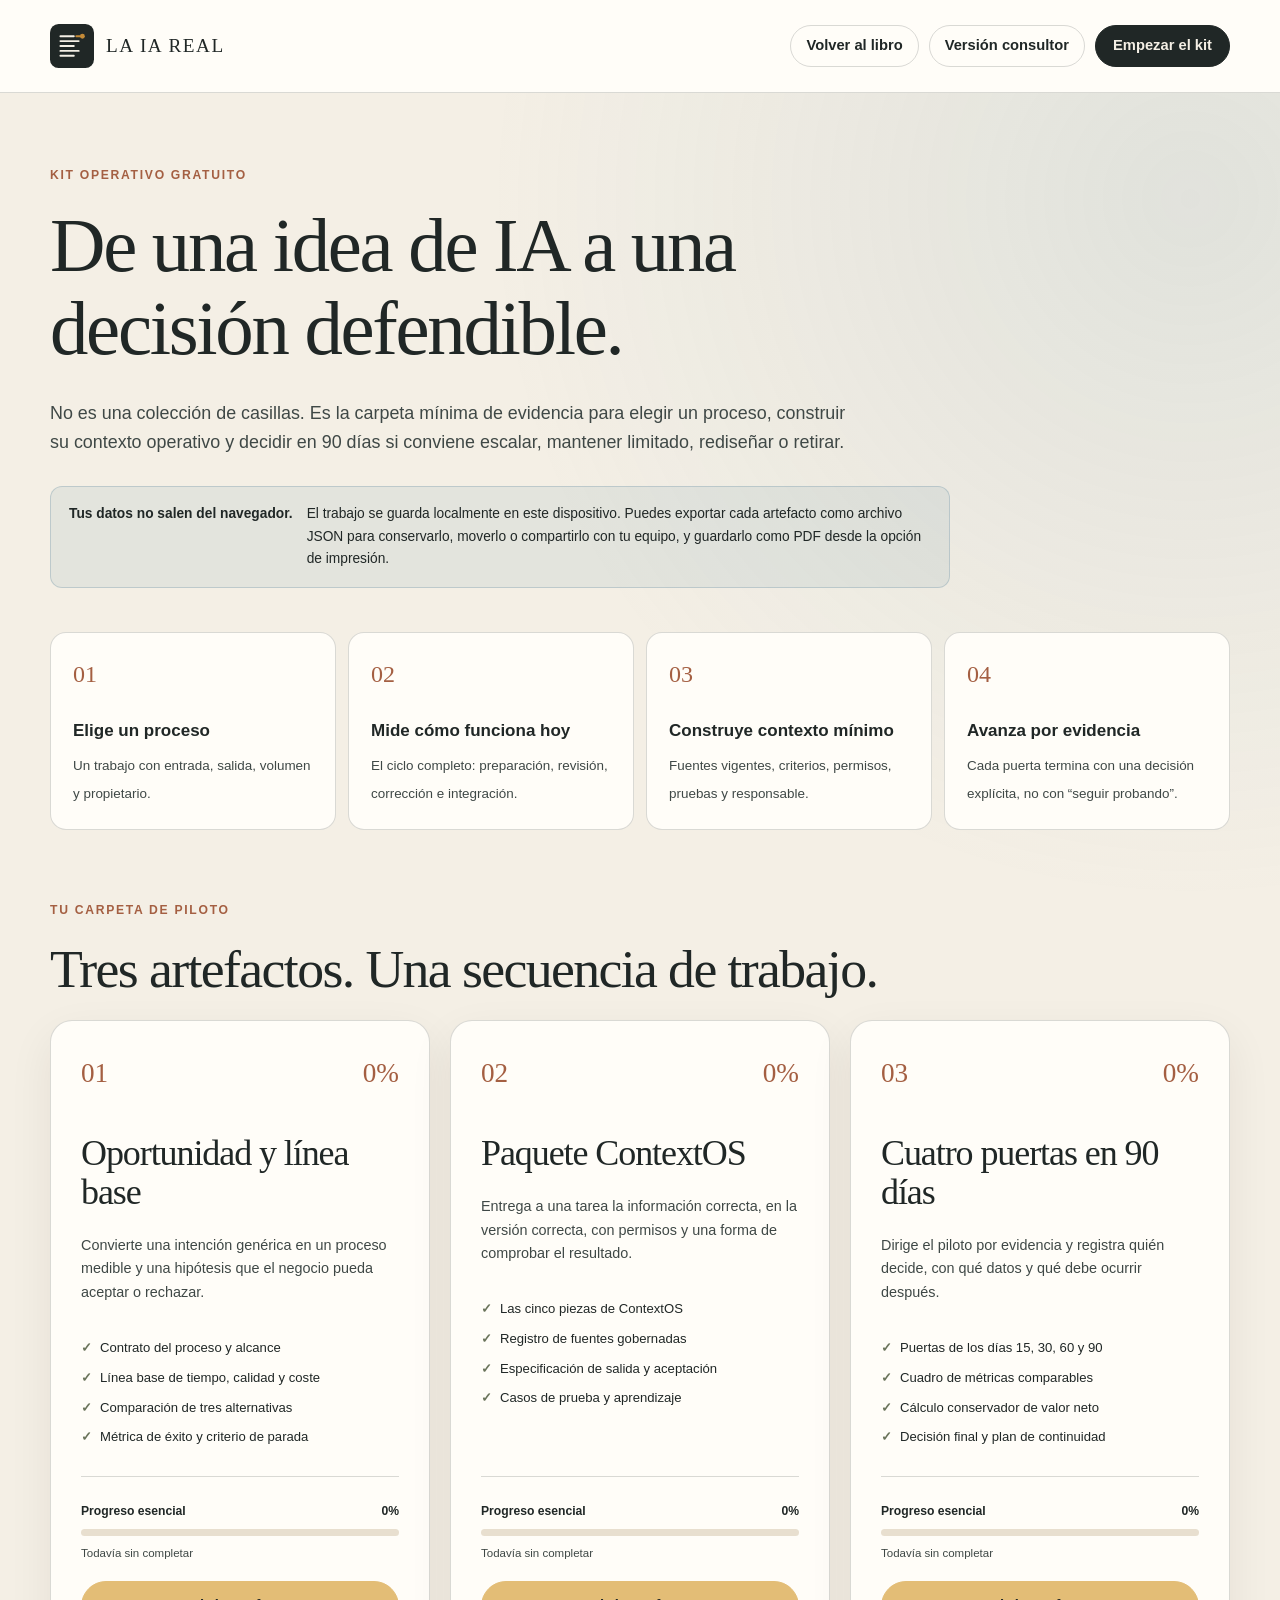
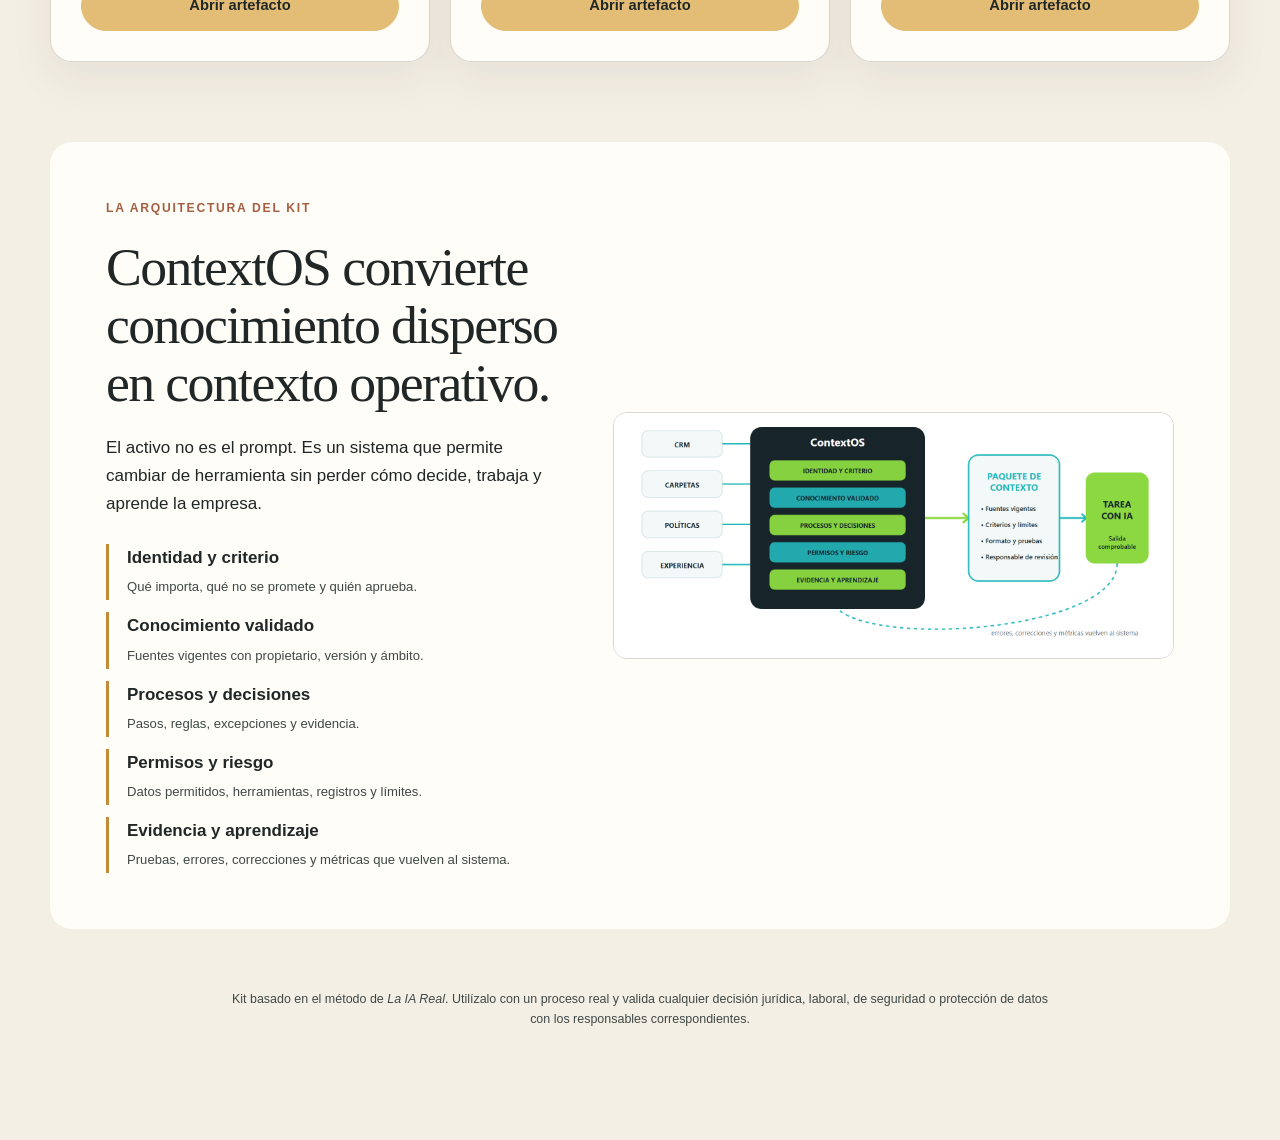
<file: laiareal-ebook/kit-ia-real.html>
<!doctype html>
<html lang="es">
<head>
  <meta charset="utf-8">
  <meta name="viewport" content="width=device-width, initial-scale=1">
  <meta name="robots" content="noindex">
  <title>Kit La IA Real — De la idea a una decisión en 90 días</title>
  <meta name="description" content="Tres herramientas de trabajo para elegir un proceso, construir su ContextOS y decidir con evidencia si un piloto de IA debe escalar.">
  <link rel="icon" href="assets/brand-mark.svg" type="image/svg+xml">
  <link rel="stylesheet" href="styles.css">
  <script src="kit.js" defer></script>
</head>
<body>
  <a class="skip-link" href="#contenido">Saltar al contenido</a>

  <header class="utility-header kit-utility-header">
    <div class="container">
      <a class="brand" href="index.html">
        <img src="assets/brand-mark.svg" alt="" width="44" height="44">
        <span>LA IA REAL</span>
      </a>
      <div class="kit-header-actions">
        <a class="button button-quiet" href="index.html">Volver al libro</a>
        <a class="button button-quiet" href="kit-consultor.html">Versión consultor</a>
        <a class="button button-small" href="kit-oportunidad.html">Empezar el kit</a>
      </div>
    </div>
  </header>

  <main class="kit-hub-main" id="contenido">
    <div class="container">
      <section class="kit-hub-intro">
        <p class="eyebrow">Kit operativo gratuito</p>
        <h1>De una idea de IA a una decisión defendible.</h1>
        <p class="kit-lead">No es una colección de casillas. Es la carpeta mínima de evidencia para elegir un proceso, construir su contexto operativo y decidir en 90 días si conviene escalar, mantener limitado, rediseñar o retirar.</p>
        <div class="local-data-note">
          <strong>Tus datos no salen del navegador.</strong>
          <span>El trabajo se guarda localmente en este dispositivo. Puedes exportar cada artefacto como archivo JSON para conservarlo, moverlo o compartirlo con tu equipo, y guardarlo como PDF desde la opción de impresión.</span>
        </div>
      </section>

      <ol class="kit-start-grid" aria-label="Cómo utilizar el kit">
        <li><strong>Elige un proceso</strong><span>Un trabajo con entrada, salida, volumen y propietario.</span></li>
        <li><strong>Mide cómo funciona hoy</strong><span>El ciclo completo: preparación, revisión, corrección e integración.</span></li>
        <li><strong>Construye contexto mínimo</strong><span>Fuentes vigentes, criterios, permisos, pruebas y responsable.</span></li>
        <li><strong>Avanza por evidencia</strong><span>Cada puerta termina con una decisión explícita, no con “seguir probando”.</span></li>
      </ol>

      <section aria-labelledby="artefactos-title">
        <p class="eyebrow">Tu carpeta de piloto</p>
        <h2 id="artefactos-title">Tres artefactos. Una secuencia de trabajo.</h2>

        <div class="artifact-grid">
          <article class="artifact-card" data-kit-progress-for="oportunidad">
            <div class="artifact-index"><span>01</span><span data-card-progress>0%</span></div>
            <h2>Oportunidad y línea base</h2>
            <p>Convierte una intención genérica en un proceso medible y una hipótesis que el negocio pueda aceptar o rechazar.</p>
            <ul class="artifact-output-list">
              <li>Contrato del proceso y alcance</li>
              <li>Línea base de tiempo, calidad y coste</li>
              <li>Comparación de tres alternativas</li>
              <li>Métrica de éxito y criterio de parada</li>
            </ul>
            <div class="artifact-progress">
              <div class="progress-label"><span>Progreso esencial</span><strong data-card-progress>0%</strong></div>
              <div class="progress-track"><div class="progress-fill" data-card-progress-bar></div></div>
              <p class="progress-meta" data-card-status>Todavía sin completar</p>
              <a class="button button-full" href="kit-oportunidad.html">Abrir artefacto</a>
            </div>
          </article>

          <article class="artifact-card" data-kit-progress-for="contextos">
            <div class="artifact-index"><span>02</span><span data-card-progress>0%</span></div>
            <h2>Paquete ContextOS</h2>
            <p>Entrega a una tarea la información correcta, en la versión correcta, con permisos y una forma de comprobar el resultado.</p>
            <ul class="artifact-output-list">
              <li>Las cinco piezas de ContextOS</li>
              <li>Registro de fuentes gobernadas</li>
              <li>Especificación de salida y aceptación</li>
              <li>Casos de prueba y aprendizaje</li>
            </ul>
            <div class="artifact-progress">
              <div class="progress-label"><span>Progreso esencial</span><strong data-card-progress>0%</strong></div>
              <div class="progress-track"><div class="progress-fill" data-card-progress-bar></div></div>
              <p class="progress-meta" data-card-status>Todavía sin completar</p>
              <a class="button button-full" href="kit-contextos.html">Abrir artefacto</a>
            </div>
          </article>

          <article class="artifact-card" data-kit-progress-for="plan90">
            <div class="artifact-index"><span>03</span><span data-card-progress>0%</span></div>
            <h2>Cuatro puertas en 90 días</h2>
            <p>Dirige el piloto por evidencia y registra quién decide, con qué datos y qué debe ocurrir después.</p>
            <ul class="artifact-output-list">
              <li>Puertas de los días 15, 30, 60 y 90</li>
              <li>Cuadro de métricas comparables</li>
              <li>Cálculo conservador de valor neto</li>
              <li>Decisión final y plan de continuidad</li>
            </ul>
            <div class="artifact-progress">
              <div class="progress-label"><span>Progreso esencial</span><strong data-card-progress>0%</strong></div>
              <div class="progress-track"><div class="progress-fill" data-card-progress-bar></div></div>
              <p class="progress-meta" data-card-status>Todavía sin completar</p>
              <a class="button button-full" href="kit-plan-90-dias.html">Abrir artefacto</a>
            </div>
          </article>
        </div>
      </section>

      <section class="contextos-principles" aria-labelledby="contextos-title">
        <div>
          <p class="eyebrow">La arquitectura del kit</p>
          <h2 id="contextos-title">ContextOS convierte conocimiento disperso en contexto operativo.</h2>
          <p>El activo no es el prompt. Es un sistema que permite cambiar de herramienta sin perder cómo decide, trabaja y aprende la empresa.</p>
          <ul class="principle-list">
            <li><strong>Identidad y criterio</strong><span>Qué importa, qué no se promete y quién aprueba.</span></li>
            <li><strong>Conocimiento validado</strong><span>Fuentes vigentes con propietario, versión y ámbito.</span></li>
            <li><strong>Procesos y decisiones</strong><span>Pasos, reglas, excepciones y evidencia.</span></li>
            <li><strong>Permisos y riesgo</strong><span>Datos permitidos, herramientas, registros y límites.</span></li>
            <li><strong>Evidencia y aprendizaje</strong><span>Pruebas, errores, correcciones y métricas que vuelven al sistema.</span></li>
          </ul>
        </div>
        <img src="assets/contextos-arquitectura.png" alt="ContextOS reúne identidad, conocimiento, procesos, permisos y aprendizaje para producir un paquete de contexto que alimenta una tarea con IA y recibe sus aprendizajes" width="1600" height="700">
      </section>

      <p class="kit-footer-note">Kit basado en el método de <em>La IA Real</em>. Utilízalo con un proceso real y valida cualquier decisión jurídica, laboral, de seguridad o protección de datos con los responsables correspondientes.</p>
    </div>
  </main>
</body>
</html>
</file>
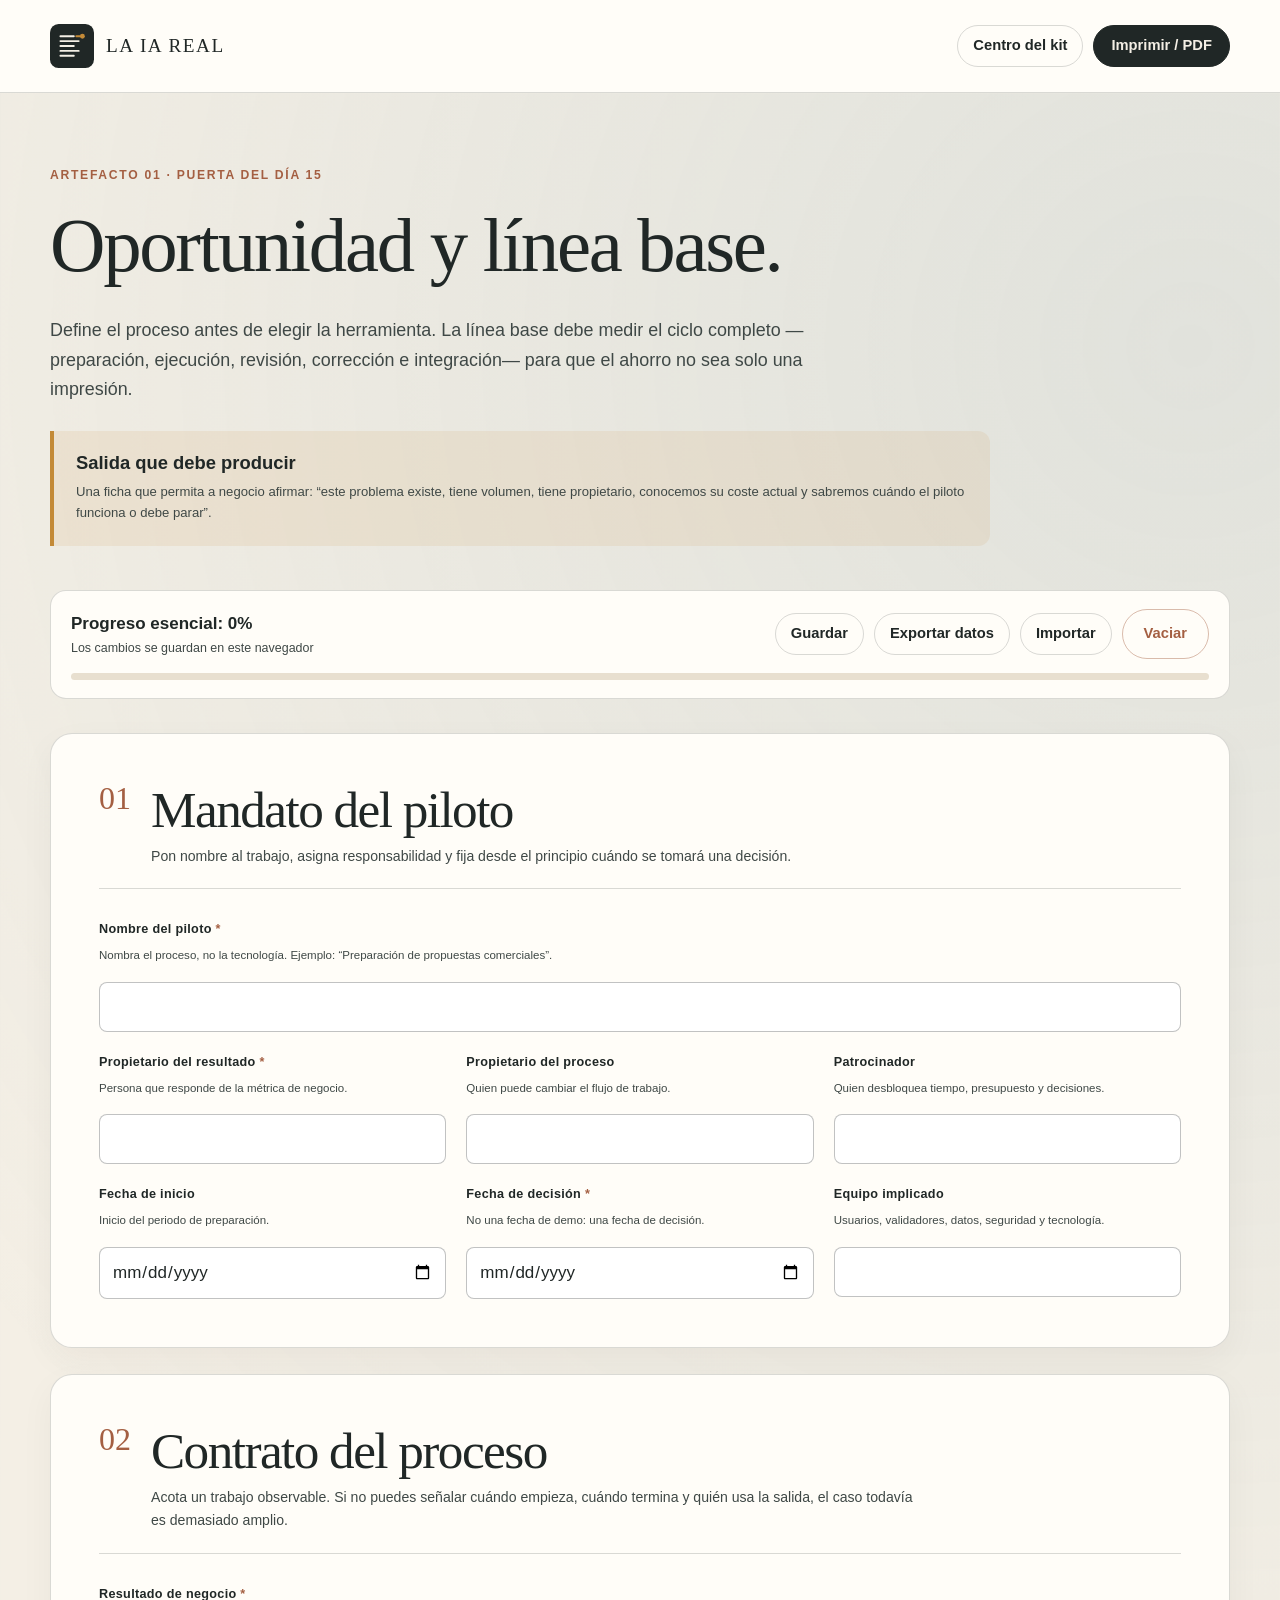
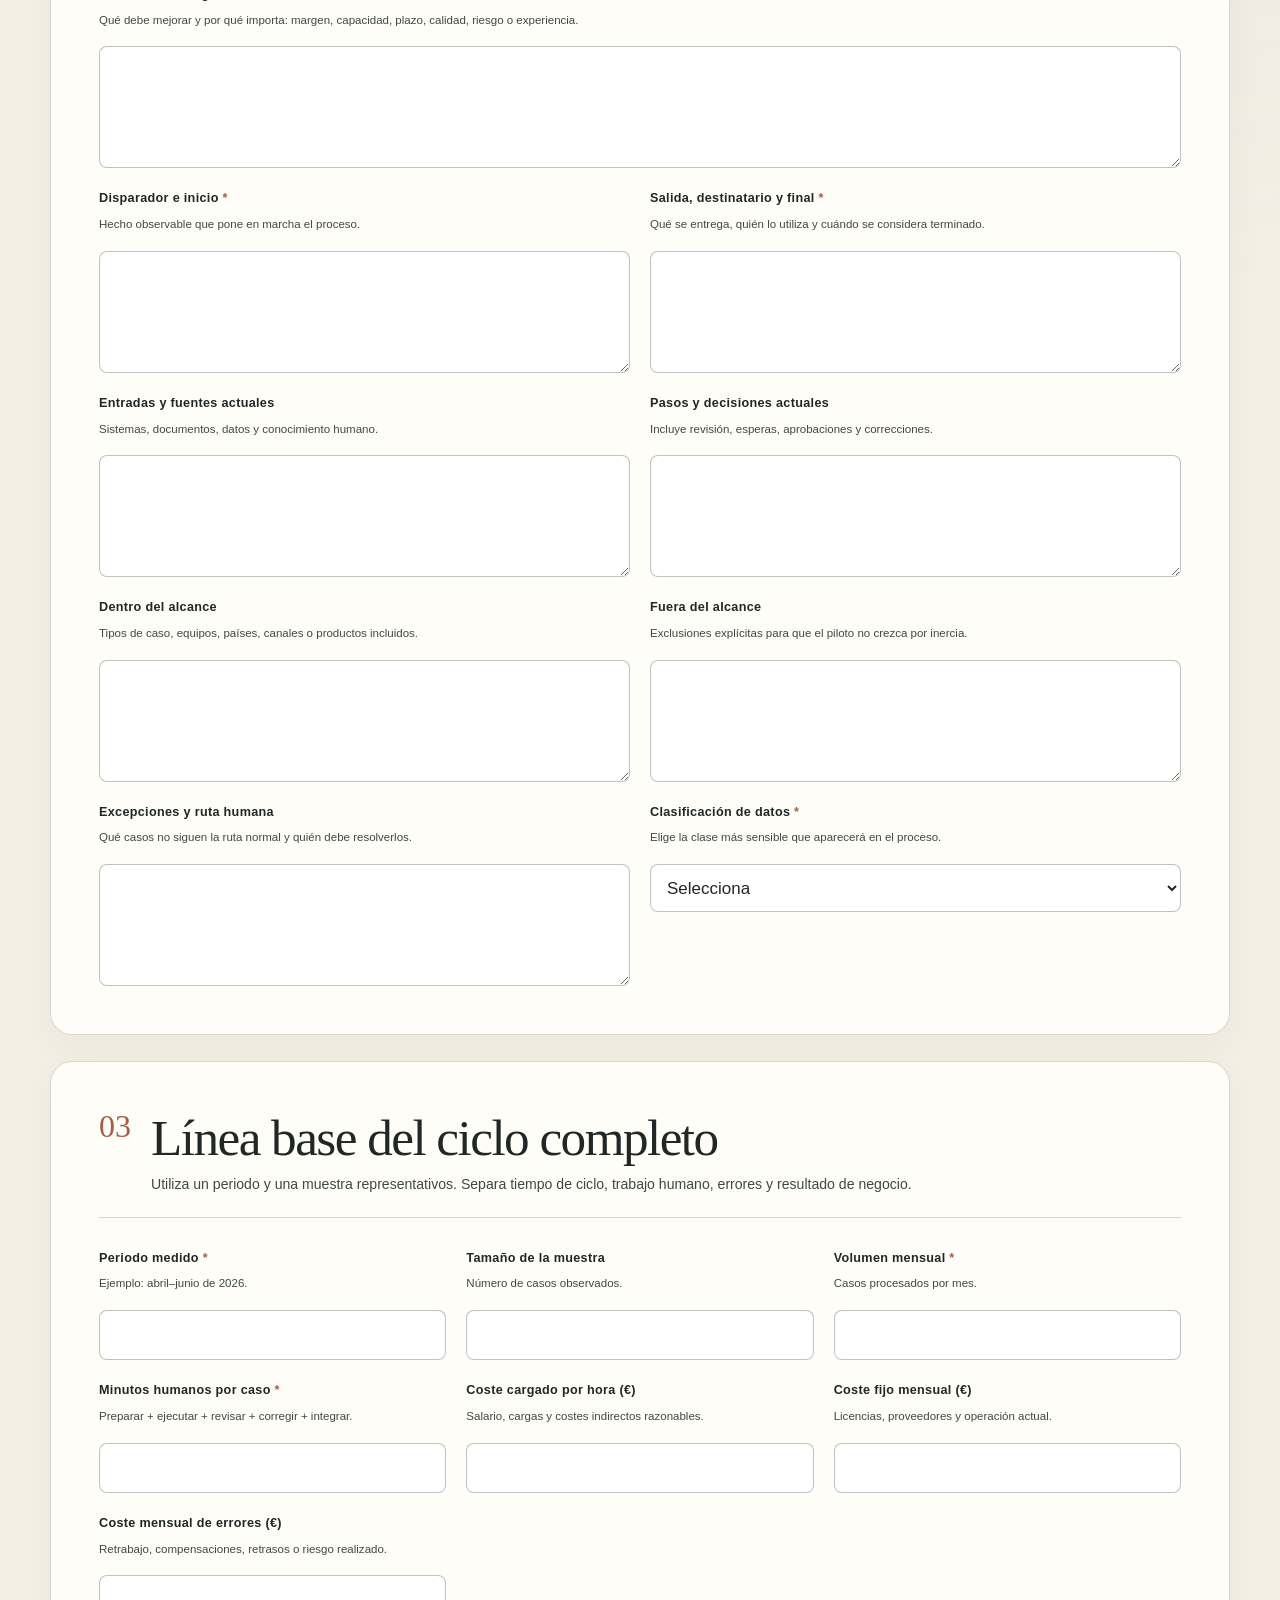
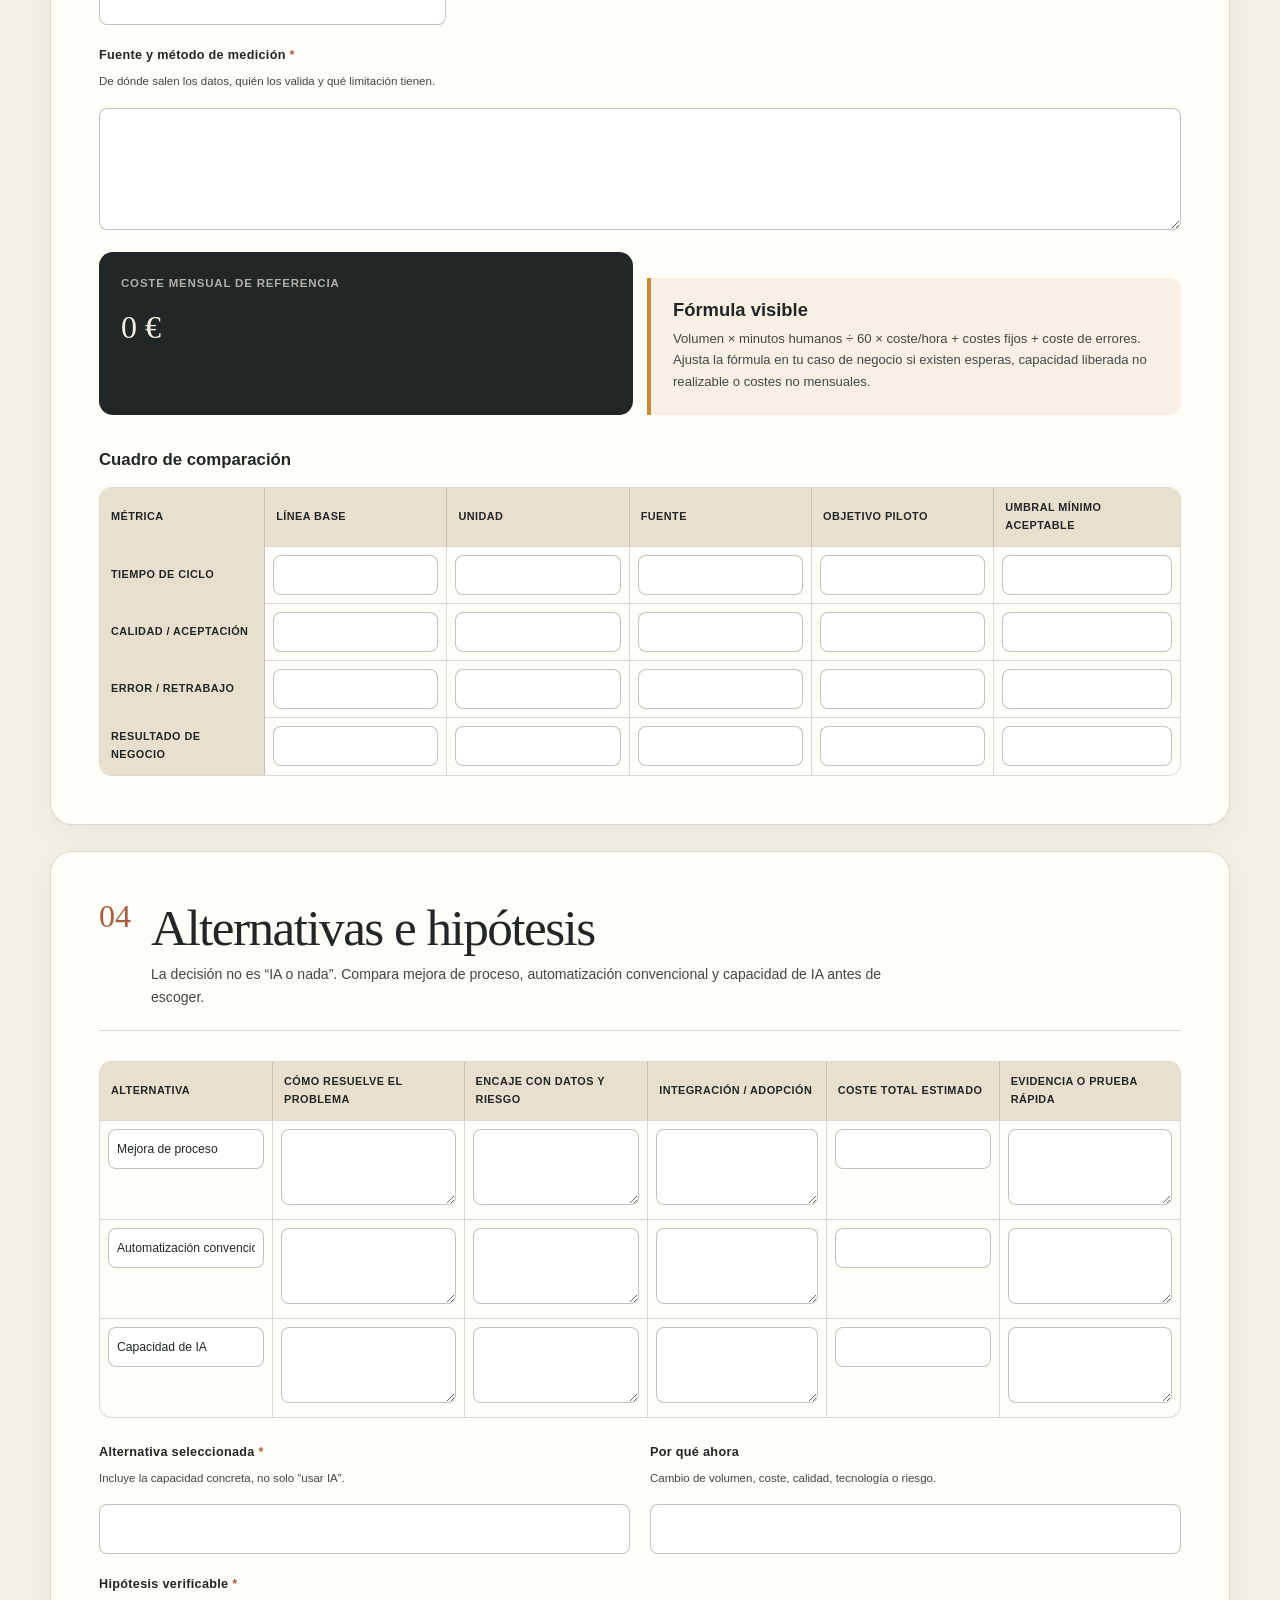
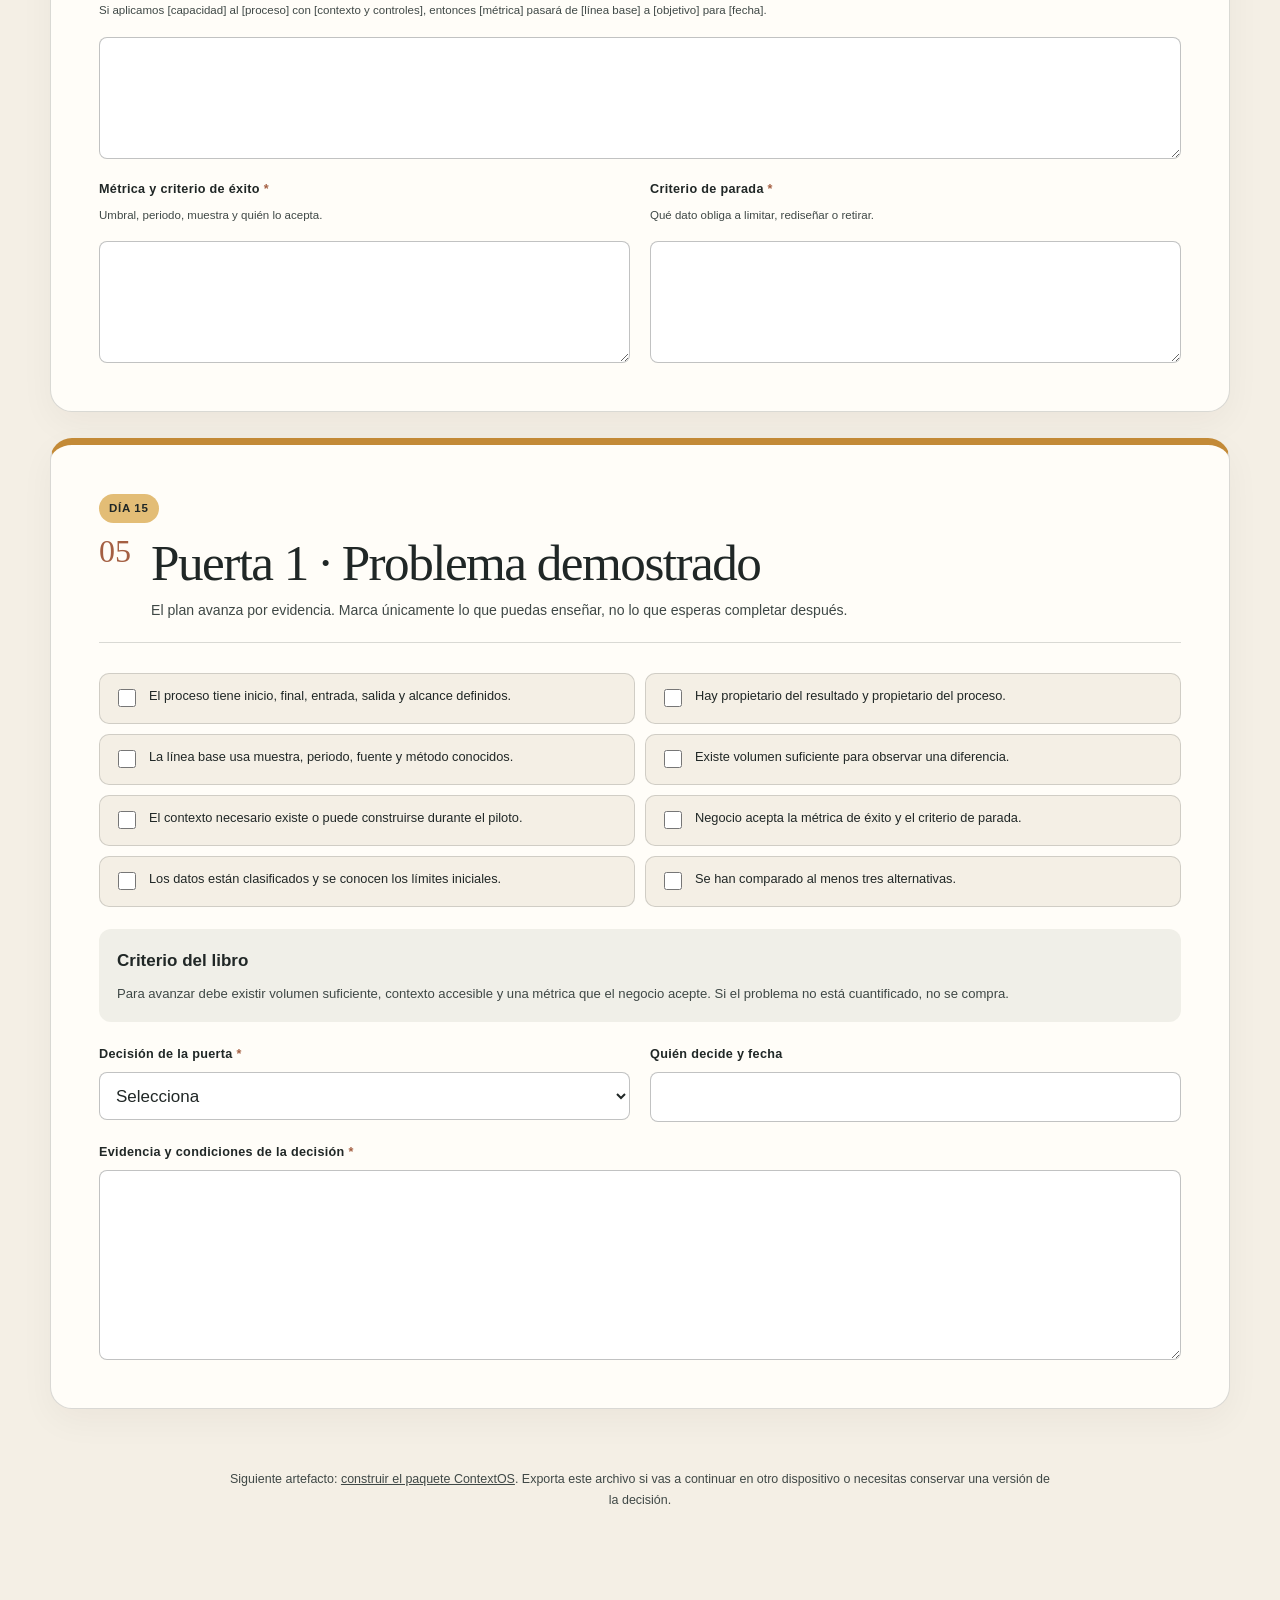
<file: laiareal-ebook/kit-oportunidad.html>
<!doctype html>
<html lang="es">
<head>
  <meta charset="utf-8">
  <meta name="viewport" content="width=device-width, initial-scale=1">
  <meta name="robots" content="noindex">
  <title>Oportunidad y línea base — Kit La IA Real</title>
  <meta name="description" content="Artefacto editable para definir un proceso, construir su línea base y decidir si merece un piloto de IA.">
  <link rel="icon" href="assets/brand-mark.svg" type="image/svg+xml">
  <link rel="stylesheet" href="styles.css">
  <script src="kit.js" defer></script>
</head>
<body>
  <a class="skip-link" href="#contenido">Saltar al contenido</a>
  <header class="utility-header kit-utility-header no-print">
    <div class="container">
      <a class="brand" href="kit-ia-real.html">
        <img src="assets/brand-mark.svg" alt="" width="44" height="44">
        <span>LA IA REAL</span>
      </a>
      <div class="kit-header-actions">
        <a class="button button-quiet" href="kit-ia-real.html">Centro del kit</a>
        <button class="button button-small" type="button" data-action="print">Imprimir / PDF</button>
      </div>
    </div>
  </header>

  <main class="workbook-main" id="contenido">
    <div class="container">
      <section class="workbook-hero">
        <p class="eyebrow">Artefacto 01 · Puerta del día 15</p>
        <h1>Oportunidad y línea base.</h1>
        <p class="kit-lead">Define el proceso antes de elegir la herramienta. La línea base debe medir el ciclo completo —preparación, ejecución, revisión, corrección e integración— para que el ahorro no sea solo una impresión.</p>
        <div class="evidence-callout">
          <h3>Salida que debe producir</h3>
          <p>Una ficha que permita a negocio afirmar: “este problema existe, tiene volumen, tiene propietario, conocemos su coste actual y sabremos cuándo el piloto funciona o debe parar”.</p>
        </div>
      </section>

      <div class="workbook-toolbar no-print">
        <div class="workbook-toolbar-row">
          <div>
            <strong>Progreso esencial: <span data-progress-value>0%</span></strong>
            <div class="save-status" data-save-status>Los cambios se guardan en este navegador</div>
          </div>
          <div class="workbook-actions">
            <button class="button button-quiet" type="button" data-action="save">Guardar</button>
            <button class="button button-quiet" type="button" data-action="export">Exportar datos</button>
            <button class="button button-quiet" type="button" data-action="import">Importar</button>
            <button class="button button-danger" type="button" data-action="clear">Vaciar</button>
          </div>
        </div>
        <div class="progress-track"><div class="progress-fill" data-progress-bar></div></div>
        <input class="import-file" type="file" accept="application/json" data-import-file aria-label="Importar datos de oportunidad">
      </div>

      <form data-workbook="oportunidad" data-title="Oportunidad y línea base" novalidate>
        <section class="workbook-section print-page" aria-labelledby="opp-identidad">
          <div class="workbook-section-heading">
            <span class="workbook-section-index">01</span>
            <div><h2 id="opp-identidad">Mandato del piloto</h2><p>Pon nombre al trabajo, asigna responsabilidad y fija desde el principio cuándo se tomará una decisión.</p></div>
          </div>
          <div class="input-grid input-grid-3">
            <div class="control control-wide">
              <label for="pilot_name">Nombre del piloto <span class="required-mark">*</span></label>
              <p class="control-hint">Nombra el proceso, no la tecnología. Ejemplo: “Preparación de propuestas comerciales”.</p>
              <input id="pilot_name" name="pilot_name" type="text" data-required autocomplete="off">
            </div>
            <div class="control">
              <label for="business_owner">Propietario del resultado <span class="required-mark">*</span></label>
              <p class="control-hint">Persona que responde de la métrica de negocio.</p>
              <input id="business_owner" name="business_owner" type="text" data-required autocomplete="off">
            </div>
            <div class="control">
              <label for="process_owner">Propietario del proceso</label>
              <p class="control-hint">Quien puede cambiar el flujo de trabajo.</p>
              <input id="process_owner" name="process_owner" type="text" autocomplete="off">
            </div>
            <div class="control">
              <label for="pilot_sponsor">Patrocinador</label>
              <p class="control-hint">Quien desbloquea tiempo, presupuesto y decisiones.</p>
              <input id="pilot_sponsor" name="pilot_sponsor" type="text" autocomplete="off">
            </div>
            <div class="control">
              <label for="pilot_start">Fecha de inicio</label>
              <p class="control-hint">Inicio del periodo de preparación.</p>
              <input id="pilot_start" name="pilot_start" type="date">
            </div>
            <div class="control">
              <label for="decision_date">Fecha de decisión <span class="required-mark">*</span></label>
              <p class="control-hint">No una fecha de demo: una fecha de decisión.</p>
              <input id="decision_date" name="decision_date" type="date" data-required>
            </div>
            <div class="control">
              <label for="pilot_team">Equipo implicado</label>
              <p class="control-hint">Usuarios, validadores, datos, seguridad y tecnología.</p>
              <input id="pilot_team" name="pilot_team" type="text" autocomplete="off">
            </div>
          </div>
        </section>

        <section class="workbook-section print-page" aria-labelledby="opp-proceso">
          <div class="workbook-section-heading">
            <span class="workbook-section-index">02</span>
            <div><h2 id="opp-proceso">Contrato del proceso</h2><p>Acota un trabajo observable. Si no puedes señalar cuándo empieza, cuándo termina y quién usa la salida, el caso todavía es demasiado amplio.</p></div>
          </div>
          <div class="input-grid">
            <div class="control control-wide">
              <label for="business_result">Resultado de negocio <span class="required-mark">*</span></label>
              <p class="control-hint">Qué debe mejorar y por qué importa: margen, capacidad, plazo, calidad, riesgo o experiencia.</p>
              <textarea id="business_result" name="business_result" data-required></textarea>
            </div>
            <div class="control">
              <label for="process_trigger">Disparador e inicio <span class="required-mark">*</span></label>
              <p class="control-hint">Hecho observable que pone en marcha el proceso.</p>
              <textarea id="process_trigger" name="process_trigger" data-required></textarea>
            </div>
            <div class="control">
              <label for="process_end">Salida, destinatario y final <span class="required-mark">*</span></label>
              <p class="control-hint">Qué se entrega, quién lo utiliza y cuándo se considera terminado.</p>
              <textarea id="process_end" name="process_end" data-required></textarea>
            </div>
            <div class="control">
              <label for="inputs_sources">Entradas y fuentes actuales</label>
              <p class="control-hint">Sistemas, documentos, datos y conocimiento humano.</p>
              <textarea id="inputs_sources" name="inputs_sources"></textarea>
            </div>
            <div class="control">
              <label for="process_steps">Pasos y decisiones actuales</label>
              <p class="control-hint">Incluye revisión, esperas, aprobaciones y correcciones.</p>
              <textarea id="process_steps" name="process_steps"></textarea>
            </div>
            <div class="control">
              <label for="scope_in">Dentro del alcance</label>
              <p class="control-hint">Tipos de caso, equipos, países, canales o productos incluidos.</p>
              <textarea id="scope_in" name="scope_in"></textarea>
            </div>
            <div class="control">
              <label for="scope_out">Fuera del alcance</label>
              <p class="control-hint">Exclusiones explícitas para que el piloto no crezca por inercia.</p>
              <textarea id="scope_out" name="scope_out"></textarea>
            </div>
            <div class="control">
              <label for="exceptions">Excepciones y ruta humana</label>
              <p class="control-hint">Qué casos no siguen la ruta normal y quién debe resolverlos.</p>
              <textarea id="exceptions" name="exceptions"></textarea>
            </div>
            <div class="control">
              <label for="data_classification">Clasificación de datos <span class="required-mark">*</span></label>
              <p class="control-hint">Elige la clase más sensible que aparecerá en el proceso.</p>
              <select id="data_classification" name="data_classification" data-required>
                <option value="">Selecciona</option>
                <option>Públicos</option>
                <option>Internos</option>
                <option>Confidenciales</option>
                <option>Restringidos o regulados</option>
              </select>
            </div>
          </div>
        </section>

        <section class="workbook-section print-page" aria-labelledby="opp-base">
          <div class="workbook-section-heading">
            <span class="workbook-section-index">03</span>
            <div><h2 id="opp-base">Línea base del ciclo completo</h2><p>Utiliza un periodo y una muestra representativos. Separa tiempo de ciclo, trabajo humano, errores y resultado de negocio.</p></div>
          </div>
          <div class="input-grid input-grid-3">
            <div class="control">
              <label for="baseline_period">Periodo medido <span class="required-mark">*</span></label>
              <p class="control-hint">Ejemplo: abril–junio de 2026.</p>
              <input id="baseline_period" name="baseline_period" type="text" data-required autocomplete="off">
            </div>
            <div class="control">
              <label for="baseline_sample">Tamaño de la muestra</label>
              <p class="control-hint">Número de casos observados.</p>
              <input id="baseline_sample" name="baseline_sample" type="number" min="0" step="1">
            </div>
            <div class="control">
              <label for="baseline_volume">Volumen mensual <span class="required-mark">*</span></label>
              <p class="control-hint">Casos procesados por mes.</p>
              <input id="baseline_volume" name="baseline_volume" type="number" min="0" step="1" data-required>
            </div>
            <div class="control">
              <label for="baseline_human_minutes">Minutos humanos por caso <span class="required-mark">*</span></label>
              <p class="control-hint">Preparar + ejecutar + revisar + corregir + integrar.</p>
              <input id="baseline_human_minutes" name="baseline_human_minutes" type="number" min="0" step="0.1" data-required>
            </div>
            <div class="control">
              <label for="baseline_hour_cost">Coste cargado por hora (€)</label>
              <p class="control-hint">Salario, cargas y costes indirectos razonables.</p>
              <input id="baseline_hour_cost" name="baseline_hour_cost" type="number" min="0" step="0.01">
            </div>
            <div class="control">
              <label for="baseline_fixed_cost">Coste fijo mensual (€)</label>
              <p class="control-hint">Licencias, proveedores y operación actual.</p>
              <input id="baseline_fixed_cost" name="baseline_fixed_cost" type="number" min="0" step="0.01">
            </div>
            <div class="control">
              <label for="baseline_error_cost">Coste mensual de errores (€)</label>
              <p class="control-hint">Retrabajo, compensaciones, retrasos o riesgo realizado.</p>
              <input id="baseline_error_cost" name="baseline_error_cost" type="number" min="0" step="0.01">
            </div>
            <div class="control control-wide">
              <label for="baseline_evidence">Fuente y método de medición <span class="required-mark">*</span></label>
              <p class="control-hint">De dónde salen los datos, quién los valida y qué limitación tienen.</p>
              <textarea id="baseline_evidence" name="baseline_evidence" data-required></textarea>
            </div>
          </div>

          <div class="metric-panel">
            <div class="metric-output"><span>Coste mensual de referencia</span><output data-baseline-cost>0 €</output></div>
            <div class="formula-box"><h3>Fórmula visible</h3><p>Volumen × minutos humanos ÷ 60 × coste/hora + costes fijos + coste de errores. Ajusta la fórmula en tu caso de negocio si existen esperas, capacidad liberada no realizable o costes no mensuales.</p></div>
          </div>

          <h3 class="subsection-title">Cuadro de comparación</h3>
          <div class="table-wrap">
            <table class="workbook-table">
              <thead><tr><th>Métrica</th><th>Línea base</th><th>Unidad</th><th>Fuente</th><th>Objetivo piloto</th><th>Umbral mínimo aceptable</th></tr></thead>
              <tbody>
                <tr><th>Tiempo de ciclo</th><td><input name="metric_cycle_base" aria-label="Tiempo de ciclo línea base"></td><td><input name="metric_cycle_unit" aria-label="Unidad del tiempo de ciclo"></td><td><input name="metric_cycle_source" aria-label="Fuente del tiempo de ciclo"></td><td><input name="metric_cycle_target" aria-label="Objetivo del tiempo de ciclo"></td><td><input name="metric_cycle_threshold" aria-label="Umbral de tiempo de ciclo"></td></tr>
                <tr><th>Calidad / aceptación</th><td><input name="metric_quality_base" aria-label="Calidad línea base"></td><td><input name="metric_quality_unit" aria-label="Unidad de calidad"></td><td><input name="metric_quality_source" aria-label="Fuente de calidad"></td><td><input name="metric_quality_target" aria-label="Objetivo de calidad"></td><td><input name="metric_quality_threshold" aria-label="Umbral de calidad"></td></tr>
                <tr><th>Error / retrabajo</th><td><input name="metric_error_base" aria-label="Error línea base"></td><td><input name="metric_error_unit" aria-label="Unidad de error"></td><td><input name="metric_error_source" aria-label="Fuente de error"></td><td><input name="metric_error_target" aria-label="Objetivo de error"></td><td><input name="metric_error_threshold" aria-label="Umbral de error"></td></tr>
                <tr><th>Resultado de negocio</th><td><input name="metric_business_base" aria-label="Resultado de negocio línea base"></td><td><input name="metric_business_unit" aria-label="Unidad del resultado de negocio"></td><td><input name="metric_business_source" aria-label="Fuente del resultado de negocio"></td><td><input name="metric_business_target" aria-label="Objetivo del resultado de negocio"></td><td><input name="metric_business_threshold" aria-label="Umbral del resultado de negocio"></td></tr>
              </tbody>
            </table>
          </div>
        </section>

        <section class="workbook-section print-page" aria-labelledby="opp-alternativas">
          <div class="workbook-section-heading">
            <span class="workbook-section-index">04</span>
            <div><h2 id="opp-alternativas">Alternativas e hipótesis</h2><p>La decisión no es “IA o nada”. Compara mejora de proceso, automatización convencional y capacidad de IA antes de escoger.</p></div>
          </div>
          <div class="table-wrap">
            <table class="workbook-table">
              <thead><tr><th>Alternativa</th><th>Cómo resuelve el problema</th><th>Encaje con datos y riesgo</th><th>Integración / adopción</th><th>Coste total estimado</th><th>Evidencia o prueba rápida</th></tr></thead>
              <tbody>
                <tr><td><input name="candidate_1_name" value="Mejora de proceso" aria-label="Alternativa 1"></td><td><textarea name="candidate_1_fit" aria-label="Encaje alternativa 1"></textarea></td><td><textarea name="candidate_1_risk" aria-label="Riesgo alternativa 1"></textarea></td><td><textarea name="candidate_1_adoption" aria-label="Adopción alternativa 1"></textarea></td><td><input name="candidate_1_cost" aria-label="Coste alternativa 1"></td><td><textarea name="candidate_1_evidence" aria-label="Evidencia alternativa 1"></textarea></td></tr>
                <tr><td><input name="candidate_2_name" value="Automatización convencional" aria-label="Alternativa 2"></td><td><textarea name="candidate_2_fit" aria-label="Encaje alternativa 2"></textarea></td><td><textarea name="candidate_2_risk" aria-label="Riesgo alternativa 2"></textarea></td><td><textarea name="candidate_2_adoption" aria-label="Adopción alternativa 2"></textarea></td><td><input name="candidate_2_cost" aria-label="Coste alternativa 2"></td><td><textarea name="candidate_2_evidence" aria-label="Evidencia alternativa 2"></textarea></td></tr>
                <tr><td><input name="candidate_3_name" value="Capacidad de IA" aria-label="Alternativa 3"></td><td><textarea name="candidate_3_fit" aria-label="Encaje alternativa 3"></textarea></td><td><textarea name="candidate_3_risk" aria-label="Riesgo alternativa 3"></textarea></td><td><textarea name="candidate_3_adoption" aria-label="Adopción alternativa 3"></textarea></td><td><input name="candidate_3_cost" aria-label="Coste alternativa 3"></td><td><textarea name="candidate_3_evidence" aria-label="Evidencia alternativa 3"></textarea></td></tr>
              </tbody>
            </table>
          </div>
          <div class="input-grid" style="margin-top: 24px">
            <div class="control">
              <label for="selected_candidate">Alternativa seleccionada <span class="required-mark">*</span></label>
              <p class="control-hint">Incluye la capacidad concreta, no solo “usar IA”.</p>
              <input id="selected_candidate" name="selected_candidate" type="text" data-required autocomplete="off">
            </div>
            <div class="control">
              <label for="why_now">Por qué ahora</label>
              <p class="control-hint">Cambio de volumen, coste, calidad, tecnología o riesgo.</p>
              <input id="why_now" name="why_now" type="text" autocomplete="off">
            </div>
            <div class="control control-wide">
              <label for="pilot_hypothesis">Hipótesis verificable <span class="required-mark">*</span></label>
              <p class="control-hint">Si aplicamos [capacidad] al [proceso] con [contexto y controles], entonces [métrica] pasará de [línea base] a [objetivo] para [fecha].</p>
              <textarea id="pilot_hypothesis" name="pilot_hypothesis" data-required></textarea>
            </div>
            <div class="control">
              <label for="success_criteria">Métrica y criterio de éxito <span class="required-mark">*</span></label>
              <p class="control-hint">Umbral, periodo, muestra y quién lo acepta.</p>
              <textarea id="success_criteria" name="success_criteria" data-required></textarea>
            </div>
            <div class="control">
              <label for="stop_criteria">Criterio de parada <span class="required-mark">*</span></label>
              <p class="control-hint">Qué dato obliga a limitar, rediseñar o retirar.</p>
              <textarea id="stop_criteria" name="stop_criteria" data-required></textarea>
            </div>
          </div>
        </section>

        <section class="workbook-section gate-sheet print-page" aria-labelledby="opp-puerta">
          <span class="gate-day">Día 15</span>
          <div class="workbook-section-heading">
            <span class="workbook-section-index">05</span>
            <div><h2 id="opp-puerta">Puerta 1 · Problema demostrado</h2><p>El plan avanza por evidencia. Marca únicamente lo que puedas enseñar, no lo que esperas completar después.</p></div>
          </div>
          <div class="check-grid">
            <label class="check-item"><input type="checkbox" name="gate1_process" data-required> El proceso tiene inicio, final, entrada, salida y alcance definidos.</label>
            <label class="check-item"><input type="checkbox" name="gate1_owner" data-required> Hay propietario del resultado y propietario del proceso.</label>
            <label class="check-item"><input type="checkbox" name="gate1_baseline" data-required> La línea base usa muestra, periodo, fuente y método conocidos.</label>
            <label class="check-item"><input type="checkbox" name="gate1_volume" data-required> Existe volumen suficiente para observar una diferencia.</label>
            <label class="check-item"><input type="checkbox" name="gate1_context" data-required> El contexto necesario existe o puede construirse durante el piloto.</label>
            <label class="check-item"><input type="checkbox" name="gate1_metric" data-required> Negocio acepta la métrica de éxito y el criterio de parada.</label>
            <label class="check-item"><input type="checkbox" name="gate1_data" data-required> Los datos están clasificados y se conocen los límites iniciales.</label>
            <label class="check-item"><input type="checkbox" name="gate1_candidates" data-required> Se han comparado al menos tres alternativas.</label>
          </div>
          <div class="gate-criteria"><strong>Criterio del libro</strong><p>Para avanzar debe existir volumen suficiente, contexto accesible y una métrica que el negocio acepte. Si el problema no está cuantificado, no se compra.</p></div>
          <div class="input-grid">
            <div class="control">
              <label for="gate1_decision">Decisión de la puerta <span class="required-mark">*</span></label>
              <select id="gate1_decision" name="gate1_decision" data-required>
                <option value="">Selecciona</option>
                <option>Avanzar a diseño seguro</option>
                <option>Mantener limitado y completar evidencia</option>
                <option>Rediseñar el caso</option>
                <option>Retirar el caso</option>
              </select>
            </div>
            <div class="control">
              <label for="gate1_decider">Quién decide y fecha</label>
              <input id="gate1_decider" name="gate1_decider" type="text" autocomplete="off">
            </div>
            <div class="control control-wide">
              <label for="gate1_evidence">Evidencia y condiciones de la decisión <span class="required-mark">*</span></label>
              <textarea id="gate1_evidence" name="gate1_evidence" class="tall" data-required></textarea>
            </div>
          </div>
        </section>
      </form>

      <p class="kit-footer-note">Siguiente artefacto: <a href="kit-contextos.html">construir el paquete ContextOS</a>. Exporta este archivo si vas a continuar en otro dispositivo o necesitas conservar una versión de la decisión.</p>
    </div>
  </main>
</body>
</html>
</file>
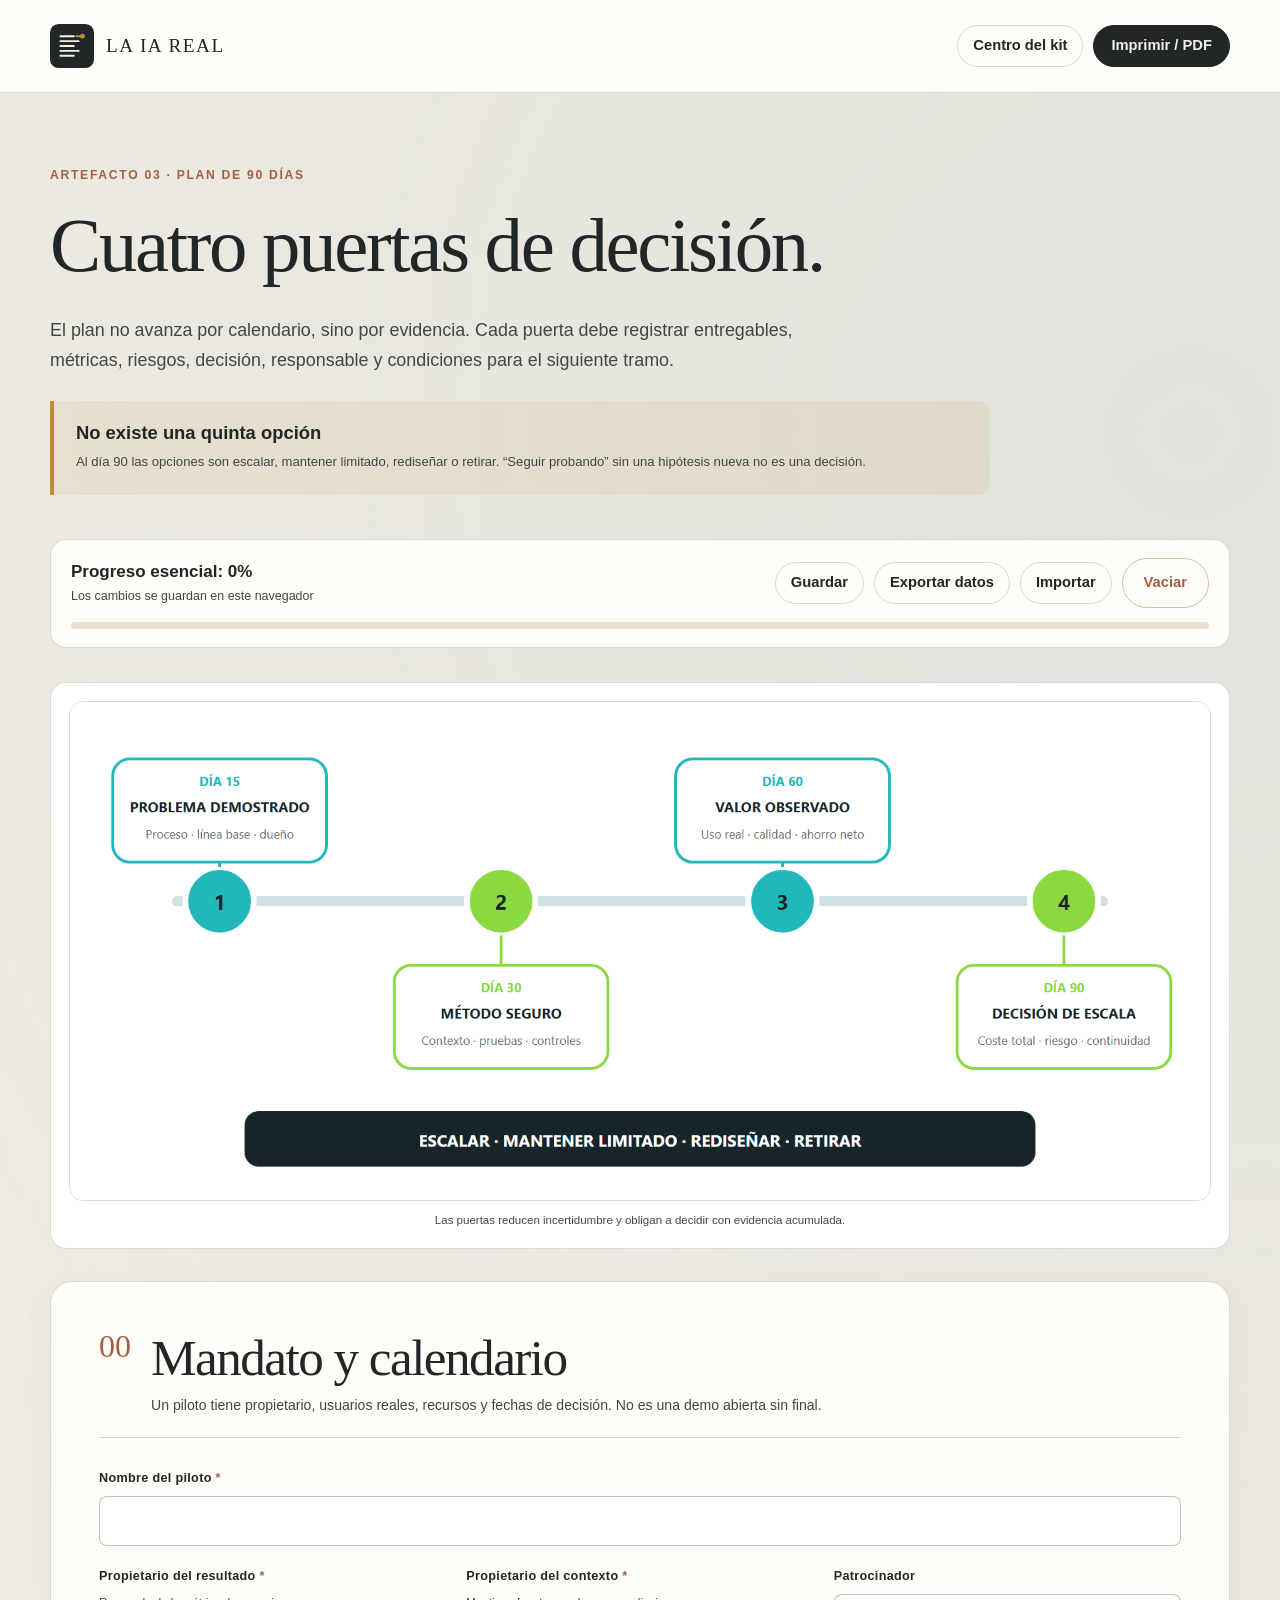
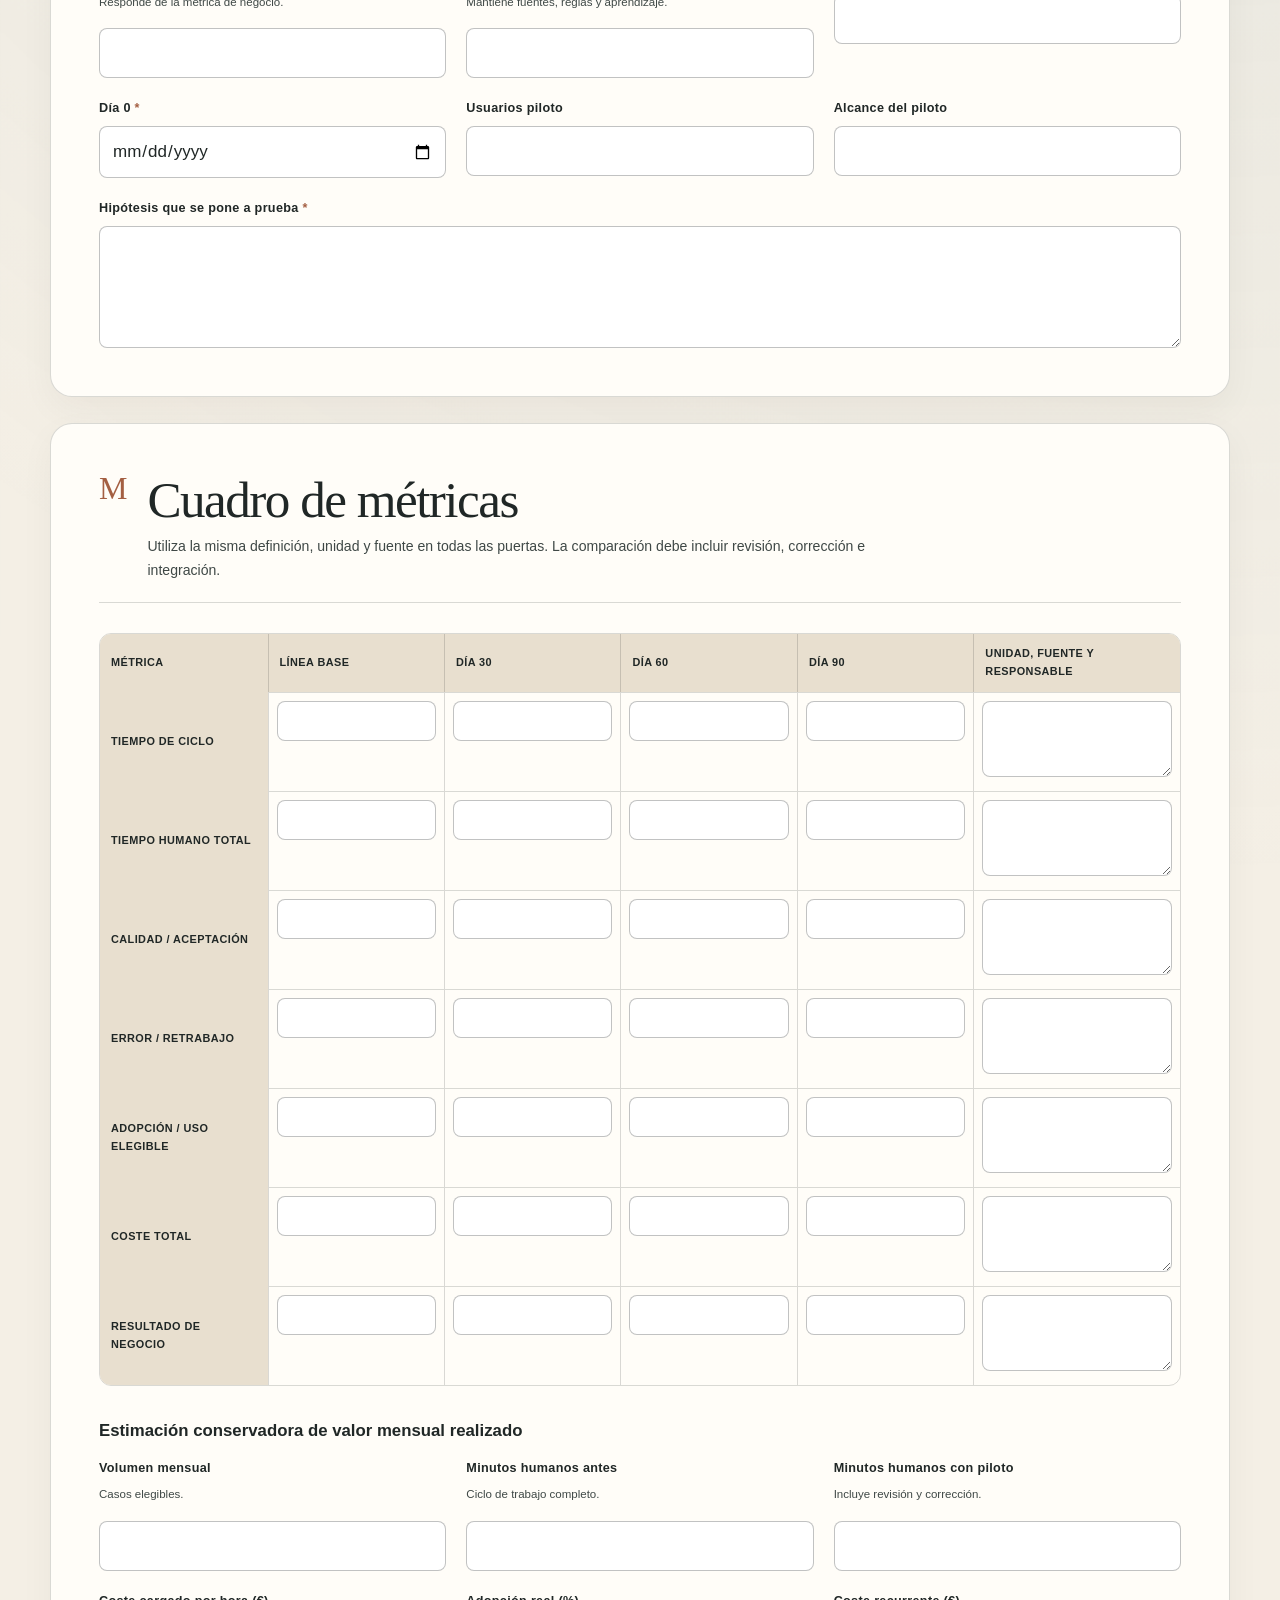
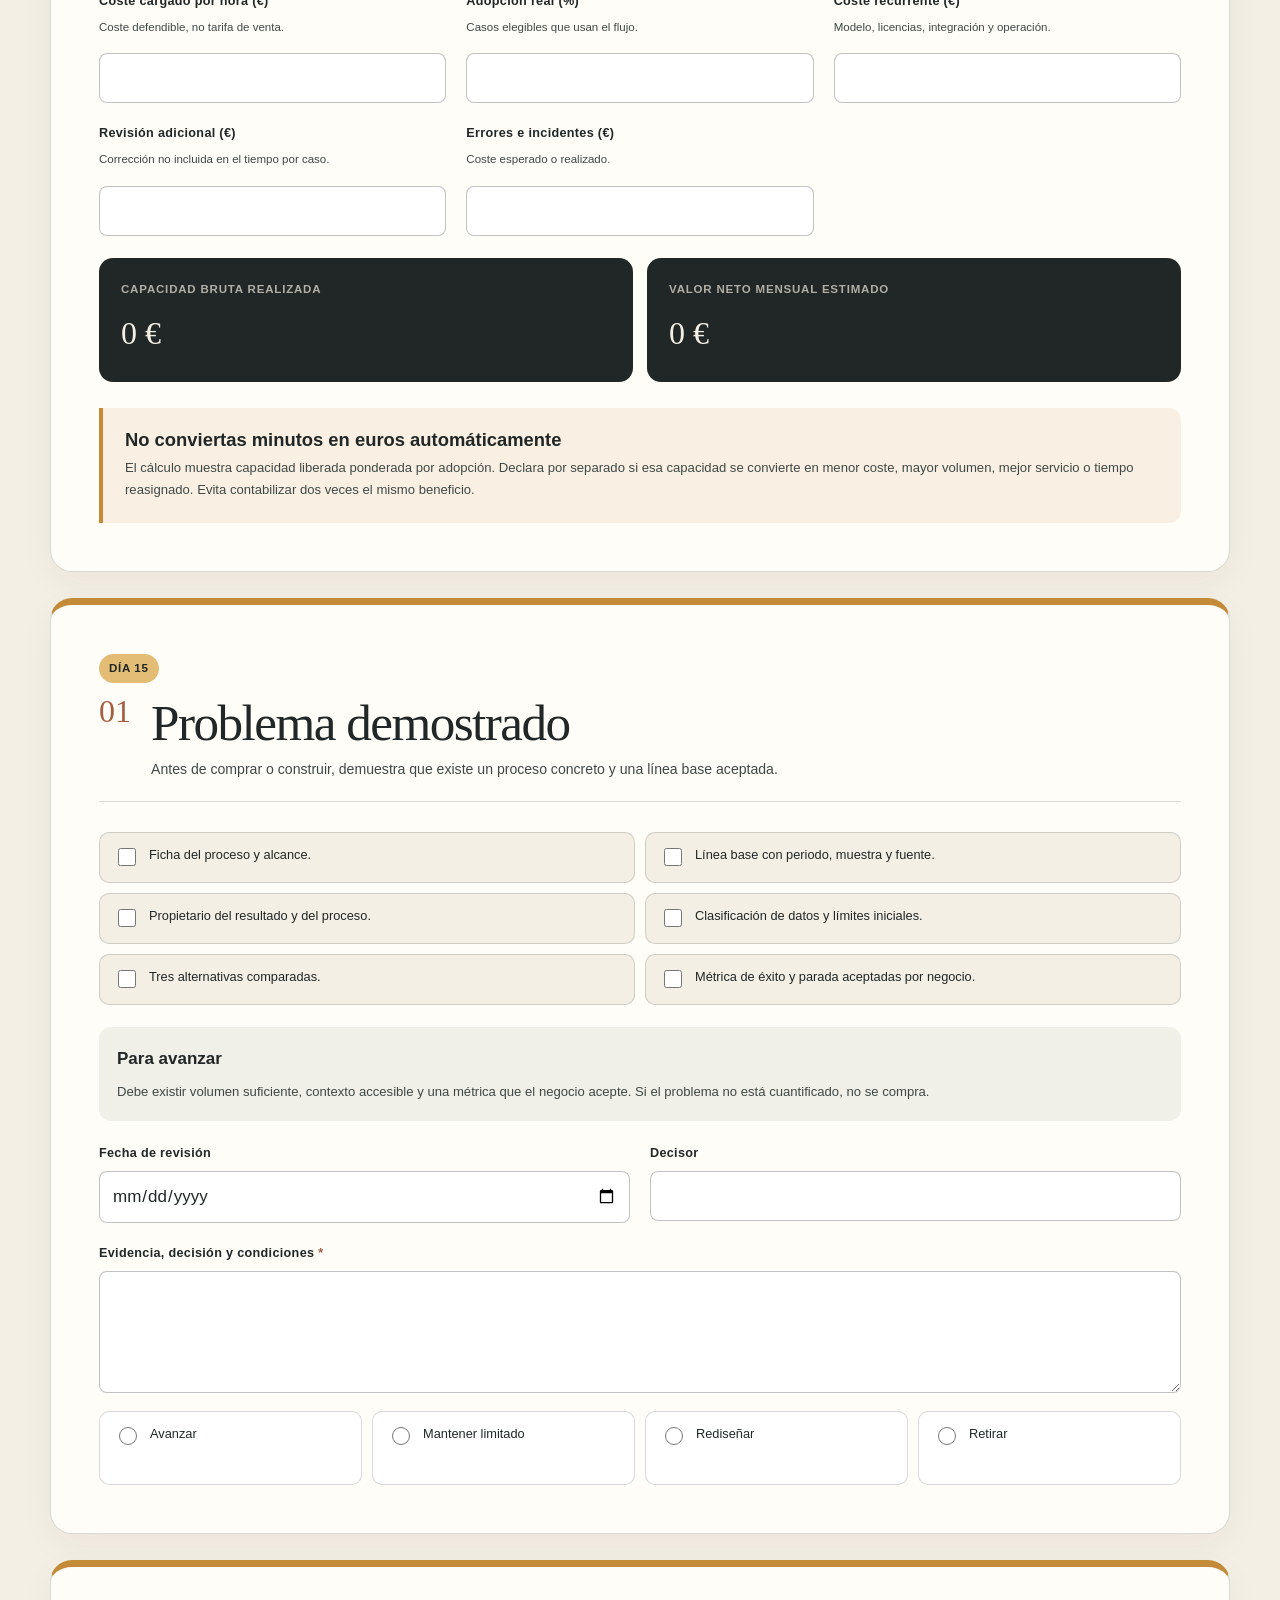
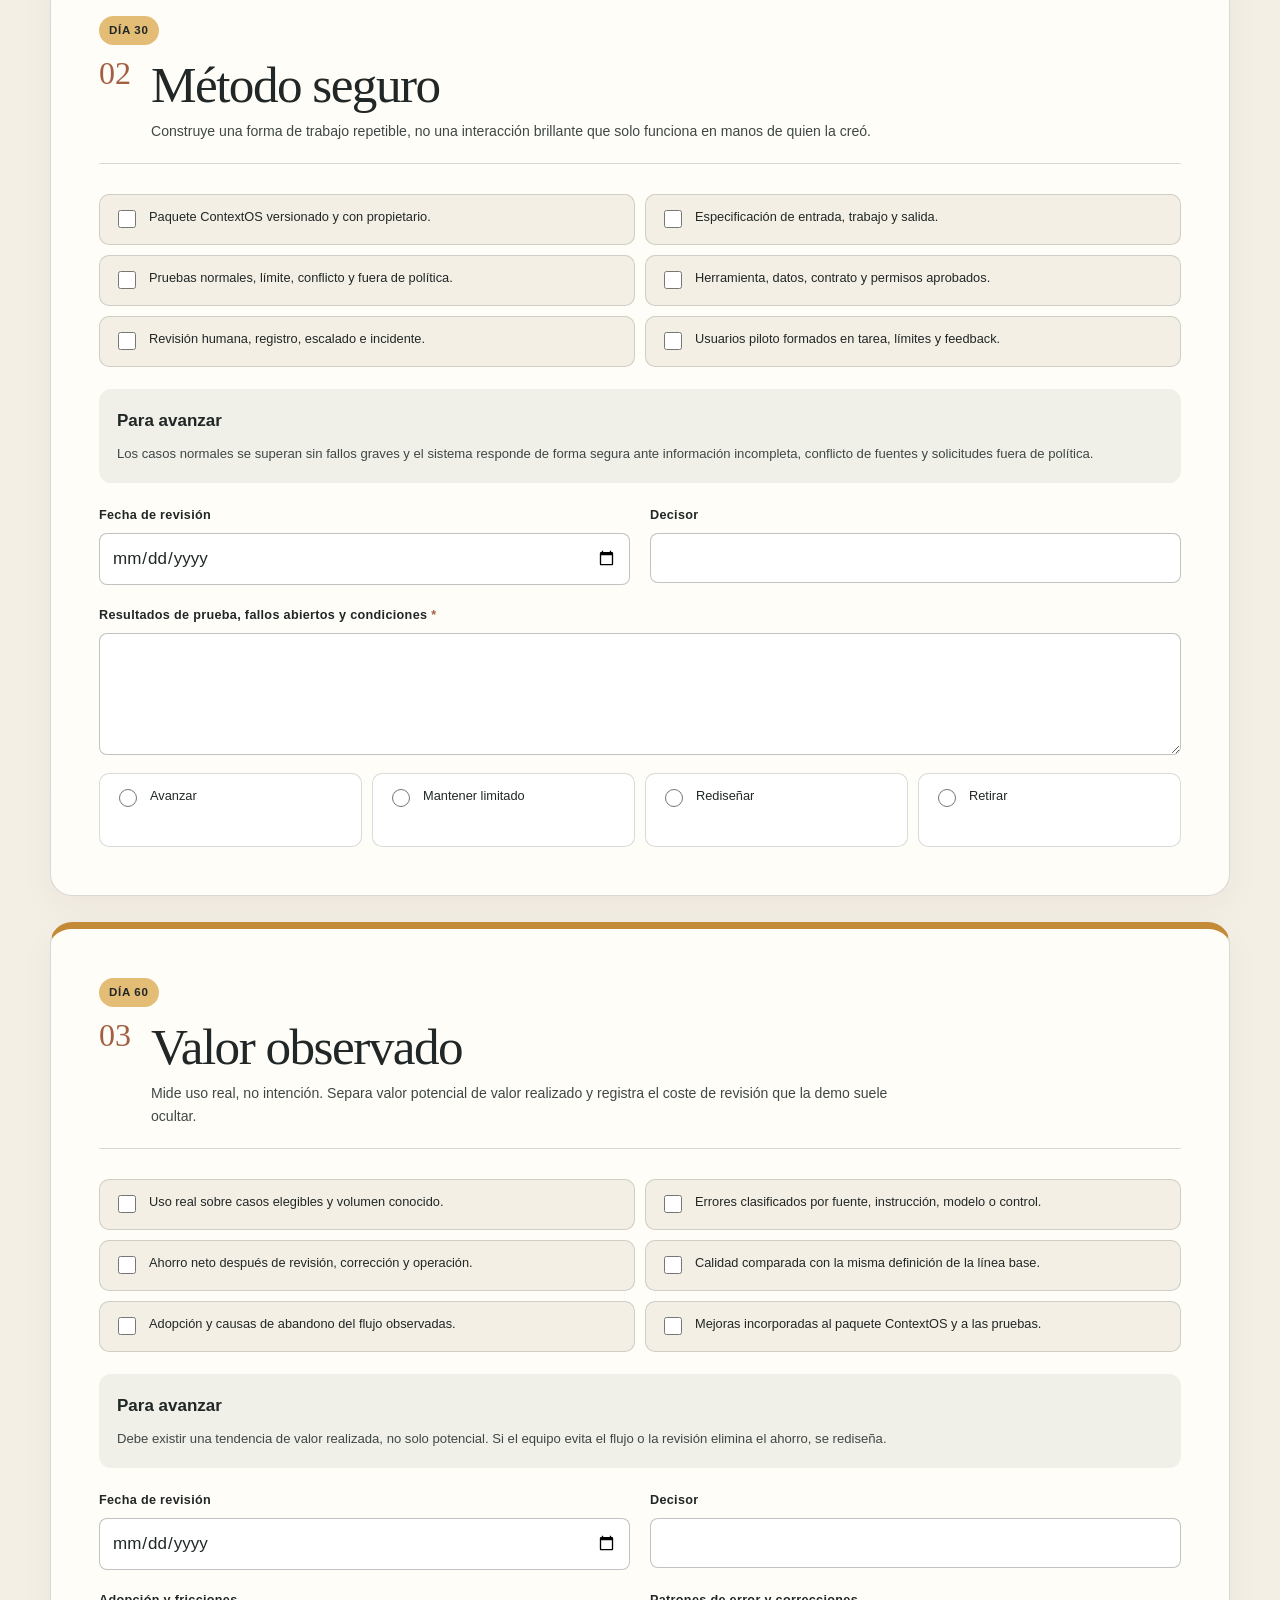
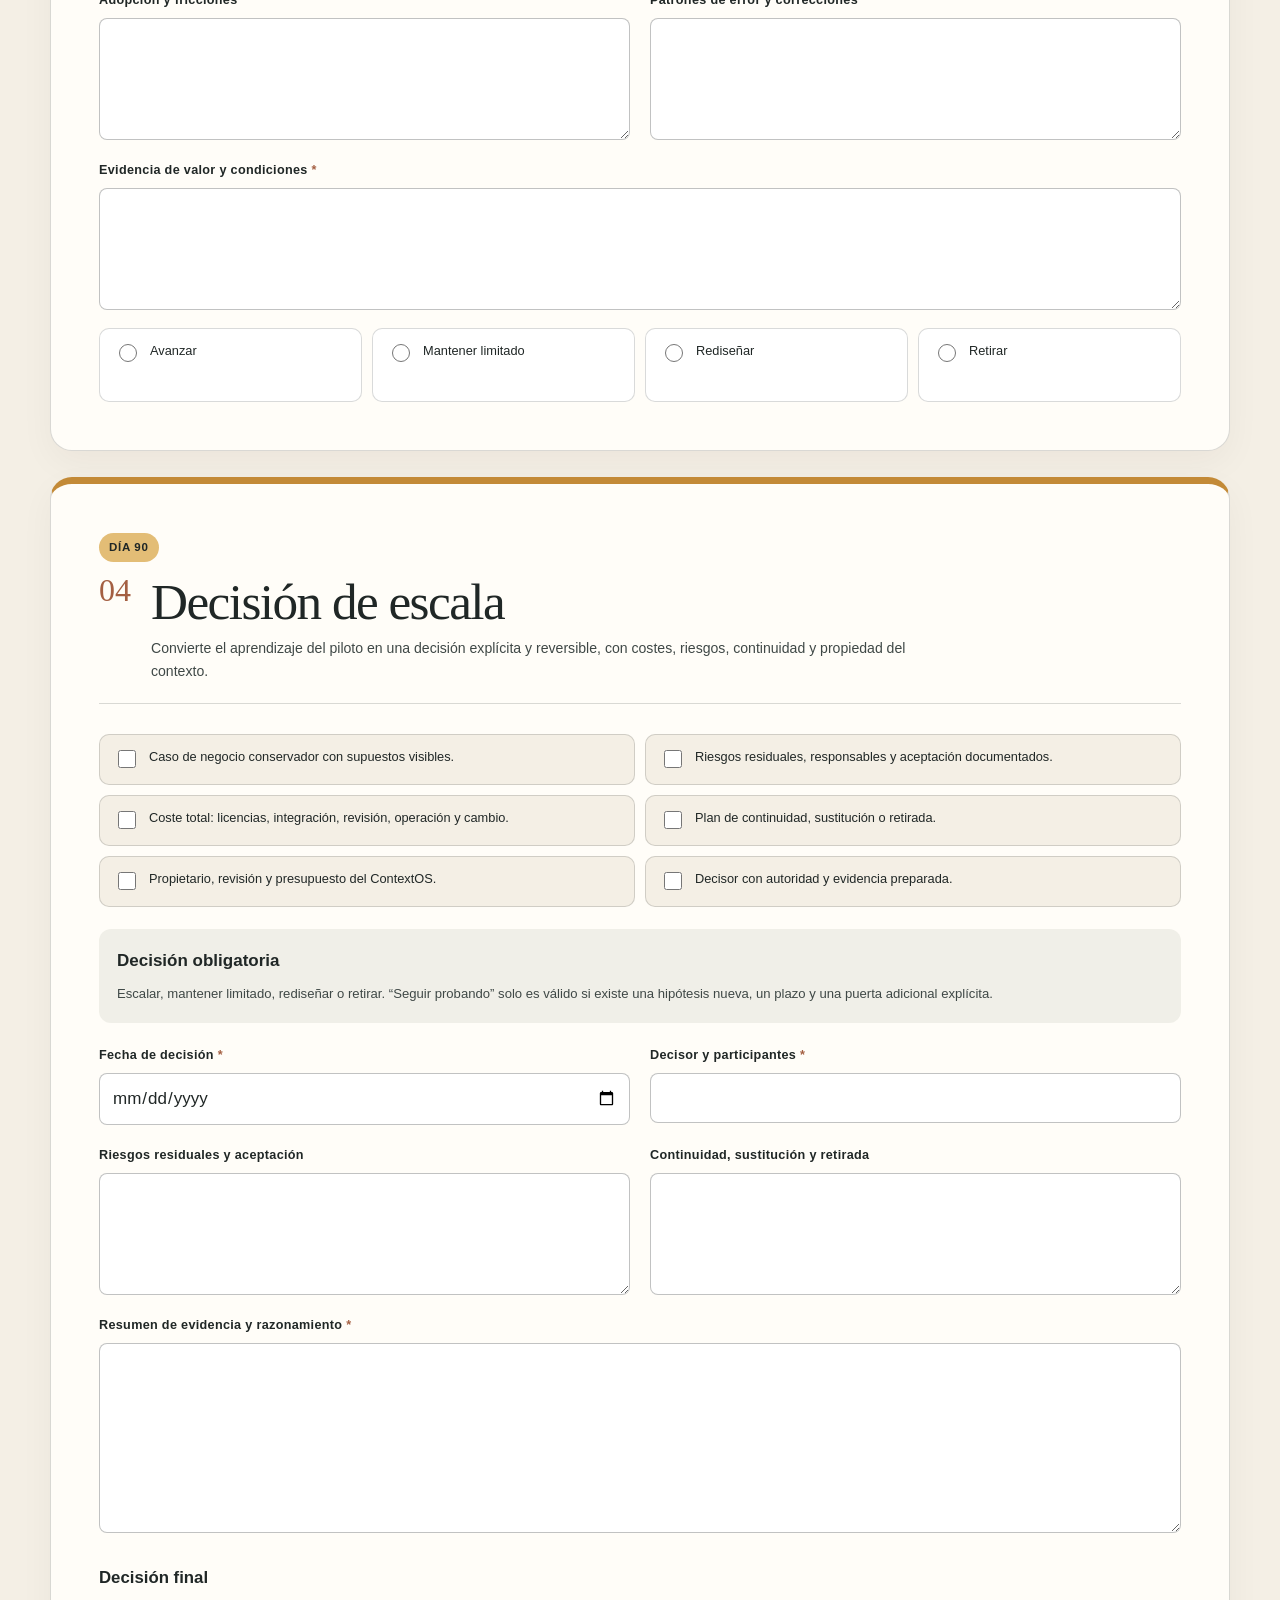
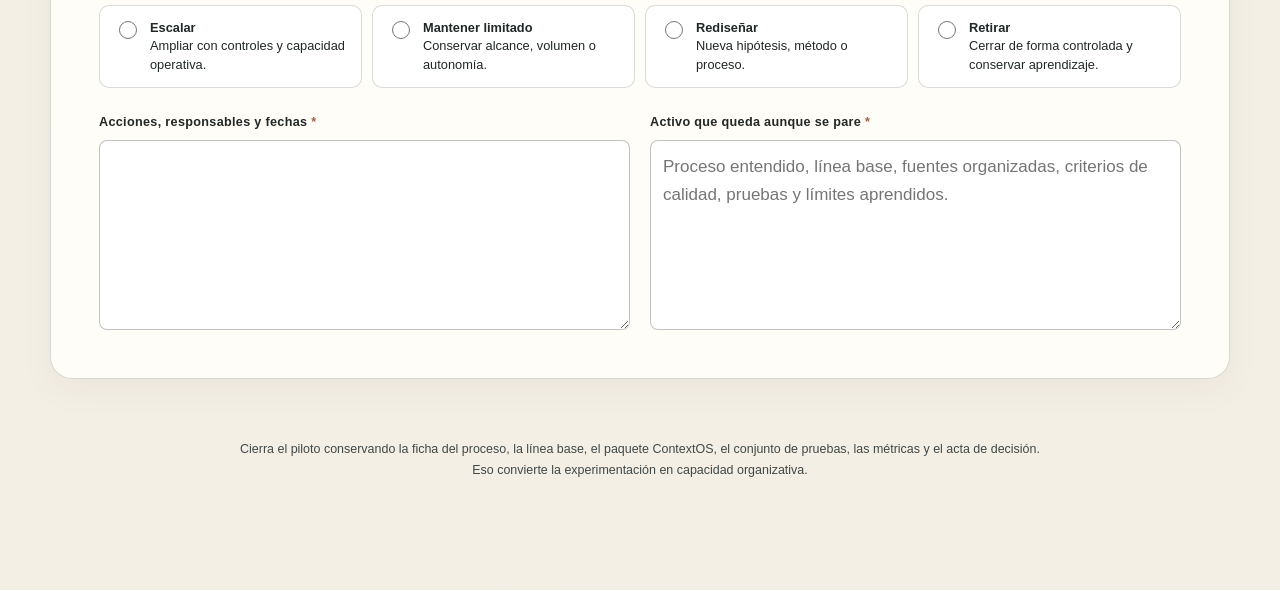
<file: laiareal-ebook/kit-plan-90-dias.html>
<!doctype html>
<html lang="es">
<head>
  <meta charset="utf-8">
  <meta name="viewport" content="width=device-width, initial-scale=1">
  <meta name="robots" content="noindex">
  <title>Cuatro puertas en 90 días — Kit La IA Real</title>
  <meta name="description" content="Artefacto editable para dirigir un piloto de IA por evidencia y decidir si debe escalarse, limitarse, rediseñarse o retirarse.">
  <link rel="icon" href="assets/brand-mark.svg" type="image/svg+xml">
  <link rel="stylesheet" href="styles.css">
  <script src="kit.js" defer></script>
</head>
<body>
  <a class="skip-link" href="#contenido">Saltar al contenido</a>
  <header class="utility-header kit-utility-header no-print">
    <div class="container">
      <a class="brand" href="kit-ia-real.html">
        <img src="assets/brand-mark.svg" alt="" width="44" height="44">
        <span>LA IA REAL</span>
      </a>
      <div class="kit-header-actions">
        <a class="button button-quiet" href="kit-ia-real.html">Centro del kit</a>
        <button class="button button-small" type="button" data-action="print">Imprimir / PDF</button>
      </div>
    </div>
  </header>

  <main class="workbook-main" id="contenido">
    <div class="container">
      <section class="workbook-hero">
        <p class="eyebrow">Artefacto 03 · Plan de 90 días</p>
        <h1>Cuatro puertas de decisión.</h1>
        <p class="kit-lead">El plan no avanza por calendario, sino por evidencia. Cada puerta debe registrar entregables, métricas, riesgos, decisión, responsable y condiciones para el siguiente tramo.</p>
        <div class="evidence-callout">
          <h3>No existe una quinta opción</h3>
          <p>Al día 90 las opciones son escalar, mantener limitado, rediseñar o retirar. “Seguir probando” sin una hipótesis nueva no es una decisión.</p>
        </div>
      </section>

      <div class="workbook-toolbar no-print">
        <div class="workbook-toolbar-row">
          <div>
            <strong>Progreso esencial: <span data-progress-value>0%</span></strong>
            <div class="save-status" data-save-status>Los cambios se guardan en este navegador</div>
          </div>
          <div class="workbook-actions">
            <button class="button button-quiet" type="button" data-action="save">Guardar</button>
            <button class="button button-quiet" type="button" data-action="export">Exportar datos</button>
            <button class="button button-quiet" type="button" data-action="import">Importar</button>
            <button class="button button-danger" type="button" data-action="clear">Vaciar</button>
          </div>
        </div>
        <div class="progress-track"><div class="progress-fill" data-progress-bar></div></div>
        <input class="import-file" type="file" accept="application/json" data-import-file aria-label="Importar plan de 90 días">
      </div>

      <figure class="workbook-diagram">
        <img src="assets/puertas-90-dias.png" alt="Cuatro puertas del piloto: problema demostrado en el día 15, método seguro en el 30, valor observado en el 60 y decisión de escala en el 90" width="1600" height="700">
        <figcaption>Las puertas reducen incertidumbre y obligan a decidir con evidencia acumulada.</figcaption>
      </figure>

      <form data-workbook="plan90" data-title="Cuatro puertas en 90 días" novalidate>
        <section class="workbook-section print-page" aria-labelledby="plan-mandato">
          <div class="workbook-section-heading">
            <span class="workbook-section-index">00</span>
            <div><h2 id="plan-mandato">Mandato y calendario</h2><p>Un piloto tiene propietario, usuarios reales, recursos y fechas de decisión. No es una demo abierta sin final.</p></div>
          </div>
          <div class="input-grid input-grid-3">
            <div class="control control-wide">
              <label for="plan_name">Nombre del piloto <span class="required-mark">*</span></label>
              <input id="plan_name" name="plan_name" type="text" data-required autocomplete="off">
            </div>
            <div class="control">
              <label for="plan_owner">Propietario del resultado <span class="required-mark">*</span></label>
              <p class="control-hint">Responde de la métrica de negocio.</p>
              <input id="plan_owner" name="plan_owner" type="text" data-required autocomplete="off">
            </div>
            <div class="control">
              <label for="plan_context_owner">Propietario del contexto <span class="required-mark">*</span></label>
              <p class="control-hint">Mantiene fuentes, reglas y aprendizaje.</p>
              <input id="plan_context_owner" name="plan_context_owner" type="text" data-required autocomplete="off">
            </div>
            <div class="control">
              <label for="plan_sponsor">Patrocinador</label>
              <input id="plan_sponsor" name="plan_sponsor" type="text" autocomplete="off">
            </div>
            <div class="control">
              <label for="plan_start">Día 0 <span class="required-mark">*</span></label>
              <input id="plan_start" name="plan_start" type="date" data-required>
            </div>
            <div class="control">
              <label for="plan_users">Usuarios piloto</label>
              <input id="plan_users" name="plan_users" type="text" autocomplete="off">
            </div>
            <div class="control">
              <label for="plan_scope">Alcance del piloto</label>
              <input id="plan_scope" name="plan_scope" type="text" autocomplete="off">
            </div>
            <div class="control control-wide">
              <label for="plan_hypothesis">Hipótesis que se pone a prueba <span class="required-mark">*</span></label>
              <textarea id="plan_hypothesis" name="plan_hypothesis" data-required></textarea>
            </div>
          </div>
        </section>

        <section class="workbook-section print-page" aria-labelledby="plan-metricas">
          <div class="workbook-section-heading">
            <span class="workbook-section-index">M</span>
            <div><h2 id="plan-metricas">Cuadro de métricas</h2><p>Utiliza la misma definición, unidad y fuente en todas las puertas. La comparación debe incluir revisión, corrección e integración.</p></div>
          </div>
          <div class="table-wrap">
            <table class="workbook-table">
              <thead><tr><th>Métrica</th><th>Línea base</th><th>Día 30</th><th>Día 60</th><th>Día 90</th><th>Unidad, fuente y responsable</th></tr></thead>
              <tbody>
                <tr><th>Tiempo de ciclo</th><td><input name="score_cycle_base" data-required aria-label="Ciclo línea base"></td><td><input name="score_cycle_30" aria-label="Ciclo día 30"></td><td><input name="score_cycle_60" aria-label="Ciclo día 60"></td><td><input name="score_cycle_90" aria-label="Ciclo día 90"></td><td><textarea name="score_cycle_source" aria-label="Fuente ciclo"></textarea></td></tr>
                <tr><th>Tiempo humano total</th><td><input name="score_human_base" data-required aria-label="Tiempo humano línea base"></td><td><input name="score_human_30" aria-label="Tiempo humano día 30"></td><td><input name="score_human_60" aria-label="Tiempo humano día 60"></td><td><input name="score_human_90" aria-label="Tiempo humano día 90"></td><td><textarea name="score_human_source" aria-label="Fuente tiempo humano"></textarea></td></tr>
                <tr><th>Calidad / aceptación</th><td><input name="score_quality_base" data-required aria-label="Calidad línea base"></td><td><input name="score_quality_30" aria-label="Calidad día 30"></td><td><input name="score_quality_60" aria-label="Calidad día 60"></td><td><input name="score_quality_90" aria-label="Calidad día 90"></td><td><textarea name="score_quality_source" aria-label="Fuente calidad"></textarea></td></tr>
                <tr><th>Error / retrabajo</th><td><input name="score_error_base" aria-label="Error línea base"></td><td><input name="score_error_30" aria-label="Error día 30"></td><td><input name="score_error_60" aria-label="Error día 60"></td><td><input name="score_error_90" aria-label="Error día 90"></td><td><textarea name="score_error_source" aria-label="Fuente error"></textarea></td></tr>
                <tr><th>Adopción / uso elegible</th><td><input name="score_adoption_base" aria-label="Adopción línea base"></td><td><input name="score_adoption_30" aria-label="Adopción día 30"></td><td><input name="score_adoption_60" aria-label="Adopción día 60"></td><td><input name="score_adoption_90" aria-label="Adopción día 90"></td><td><textarea name="score_adoption_source" aria-label="Fuente adopción"></textarea></td></tr>
                <tr><th>Coste total</th><td><input name="score_cost_base" aria-label="Coste línea base"></td><td><input name="score_cost_30" aria-label="Coste día 30"></td><td><input name="score_cost_60" aria-label="Coste día 60"></td><td><input name="score_cost_90" aria-label="Coste día 90"></td><td><textarea name="score_cost_source" aria-label="Fuente coste"></textarea></td></tr>
                <tr><th>Resultado de negocio</th><td><input name="score_business_base" aria-label="Resultado línea base"></td><td><input name="score_business_30" aria-label="Resultado día 30"></td><td><input name="score_business_60" aria-label="Resultado día 60"></td><td><input name="score_business_90" aria-label="Resultado día 90"></td><td><textarea name="score_business_source" aria-label="Fuente resultado"></textarea></td></tr>
              </tbody>
            </table>
          </div>

          <h3 class="subsection-title">Estimación conservadora de valor mensual realizado</h3>
          <div class="input-grid input-grid-3">
            <div class="control"><label for="value_volume">Volumen mensual</label><p class="control-hint">Casos elegibles.</p><input id="value_volume" name="value_volume" type="number" min="0" step="1"></div>
            <div class="control"><label for="value_baseline_minutes">Minutos humanos antes</label><p class="control-hint">Ciclo de trabajo completo.</p><input id="value_baseline_minutes" name="value_baseline_minutes" type="number" min="0" step="0.1"></div>
            <div class="control"><label for="value_pilot_minutes">Minutos humanos con piloto</label><p class="control-hint">Incluye revisión y corrección.</p><input id="value_pilot_minutes" name="value_pilot_minutes" type="number" min="0" step="0.1"></div>
            <div class="control"><label for="value_hour_cost">Coste cargado por hora (€)</label><p class="control-hint">Coste defendible, no tarifa de venta.</p><input id="value_hour_cost" name="value_hour_cost" type="number" min="0" step="0.01"></div>
            <div class="control"><label for="value_adoption">Adopción real (%)</label><p class="control-hint">Casos elegibles que usan el flujo.</p><input id="value_adoption" name="value_adoption" type="number" min="0" max="100" step="1"></div>
            <div class="control"><label for="value_recurring_cost">Coste recurrente (€)</label><p class="control-hint">Modelo, licencias, integración y operación.</p><input id="value_recurring_cost" name="value_recurring_cost" type="number" min="0" step="0.01"></div>
            <div class="control"><label for="value_review_cost">Revisión adicional (€)</label><p class="control-hint">Corrección no incluida en el tiempo por caso.</p><input id="value_review_cost" name="value_review_cost" type="number" min="0" step="0.01"></div>
            <div class="control"><label for="value_incident_cost">Errores e incidentes (€)</label><p class="control-hint">Coste esperado o realizado.</p><input id="value_incident_cost" name="value_incident_cost" type="number" min="0" step="0.01"></div>
          </div>
          <div class="metric-panel">
            <div class="metric-output"><span>Capacidad bruta realizada</span><output data-gross-value>0 €</output></div>
            <div class="metric-output"><span>Valor neto mensual estimado</span><output data-net-value>0 €</output></div>
          </div>
          <div class="formula-box"><h3>No conviertas minutos en euros automáticamente</h3><p>El cálculo muestra capacidad liberada ponderada por adopción. Declara por separado si esa capacidad se convierte en menor coste, mayor volumen, mejor servicio o tiempo reasignado. Evita contabilizar dos veces el mismo beneficio.</p></div>
        </section>

        <section class="workbook-section gate-sheet print-page" aria-labelledby="gate1-title">
          <span class="gate-day">Día 15</span>
          <div class="workbook-section-heading"><span class="workbook-section-index">01</span><div><h2 id="gate1-title">Problema demostrado</h2><p>Antes de comprar o construir, demuestra que existe un proceso concreto y una línea base aceptada.</p></div></div>
          <div class="check-grid">
            <label class="check-item"><input type="checkbox" name="p1_process" data-required> Ficha del proceso y alcance.</label>
            <label class="check-item"><input type="checkbox" name="p1_baseline" data-required> Línea base con periodo, muestra y fuente.</label>
            <label class="check-item"><input type="checkbox" name="p1_owner" data-required> Propietario del resultado y del proceso.</label>
            <label class="check-item"><input type="checkbox" name="p1_data" data-required> Clasificación de datos y límites iniciales.</label>
            <label class="check-item"><input type="checkbox" name="p1_candidates" data-required> Tres alternativas comparadas.</label>
            <label class="check-item"><input type="checkbox" name="p1_metric" data-required> Métrica de éxito y parada aceptadas por negocio.</label>
          </div>
          <div class="gate-criteria"><strong>Para avanzar</strong><p>Debe existir volumen suficiente, contexto accesible y una métrica que el negocio acepte. Si el problema no está cuantificado, no se compra.</p></div>
          <div class="input-grid">
            <div class="control"><label for="p1_date">Fecha de revisión</label><input id="p1_date" name="p1_date" type="date"></div>
            <div class="control"><label for="p1_decider">Decisor</label><input id="p1_decider" name="p1_decider" type="text" autocomplete="off"></div>
            <div class="control control-wide"><label for="p1_evidence">Evidencia, decisión y condiciones <span class="required-mark">*</span></label><textarea id="p1_evidence" name="p1_evidence" data-required></textarea></div>
          </div>
          <div class="decision-options" role="group" aria-label="Decisión puerta 1">
            <label class="radio-item"><input type="radio" name="p1_decision" value="Avanzar" data-required> Avanzar</label>
            <label class="radio-item"><input type="radio" name="p1_decision" value="Mantener limitado"> Mantener limitado</label>
            <label class="radio-item"><input type="radio" name="p1_decision" value="Rediseñar"> Rediseñar</label>
            <label class="radio-item"><input type="radio" name="p1_decision" value="Retirar"> Retirar</label>
          </div>
        </section>

        <section class="workbook-section gate-sheet print-page" aria-labelledby="gate2-title">
          <span class="gate-day">Día 30</span>
          <div class="workbook-section-heading"><span class="workbook-section-index">02</span><div><h2 id="gate2-title">Método seguro</h2><p>Construye una forma de trabajo repetible, no una interacción brillante que solo funciona en manos de quien la creó.</p></div></div>
          <div class="check-grid">
            <label class="check-item"><input type="checkbox" name="p2_context" data-required> Paquete ContextOS versionado y con propietario.</label>
            <label class="check-item"><input type="checkbox" name="p2_spec" data-required> Especificación de entrada, trabajo y salida.</label>
            <label class="check-item"><input type="checkbox" name="p2_tests" data-required> Pruebas normales, límite, conflicto y fuera de política.</label>
            <label class="check-item"><input type="checkbox" name="p2_tool" data-required> Herramienta, datos, contrato y permisos aprobados.</label>
            <label class="check-item"><input type="checkbox" name="p2_controls" data-required> Revisión humana, registro, escalado e incidente.</label>
            <label class="check-item"><input type="checkbox" name="p2_training" data-required> Usuarios piloto formados en tarea, límites y feedback.</label>
          </div>
          <div class="gate-criteria"><strong>Para avanzar</strong><p>Los casos normales se superan sin fallos graves y el sistema responde de forma segura ante información incompleta, conflicto de fuentes y solicitudes fuera de política.</p></div>
          <div class="input-grid">
            <div class="control"><label for="p2_date">Fecha de revisión</label><input id="p2_date" name="p2_date" type="date"></div>
            <div class="control"><label for="p2_decider">Decisor</label><input id="p2_decider" name="p2_decider" type="text" autocomplete="off"></div>
            <div class="control control-wide"><label for="p2_evidence">Resultados de prueba, fallos abiertos y condiciones <span class="required-mark">*</span></label><textarea id="p2_evidence" name="p2_evidence" data-required></textarea></div>
          </div>
          <div class="decision-options" role="group" aria-label="Decisión puerta 2">
            <label class="radio-item"><input type="radio" name="p2_decision" value="Avanzar" data-required> Avanzar</label>
            <label class="radio-item"><input type="radio" name="p2_decision" value="Mantener limitado"> Mantener limitado</label>
            <label class="radio-item"><input type="radio" name="p2_decision" value="Rediseñar"> Rediseñar</label>
            <label class="radio-item"><input type="radio" name="p2_decision" value="Retirar"> Retirar</label>
          </div>
        </section>

        <section class="workbook-section gate-sheet print-page" aria-labelledby="gate3-title">
          <span class="gate-day">Día 60</span>
          <div class="workbook-section-heading"><span class="workbook-section-index">03</span><div><h2 id="gate3-title">Valor observado</h2><p>Mide uso real, no intención. Separa valor potencial de valor realizado y registra el coste de revisión que la demo suele ocultar.</p></div></div>
          <div class="check-grid">
            <label class="check-item"><input type="checkbox" name="p3_real_use" data-required> Uso real sobre casos elegibles y volumen conocido.</label>
            <label class="check-item"><input type="checkbox" name="p3_errors" data-required> Errores clasificados por fuente, instrucción, modelo o control.</label>
            <label class="check-item"><input type="checkbox" name="p3_net" data-required> Ahorro neto después de revisión, corrección y operación.</label>
            <label class="check-item"><input type="checkbox" name="p3_quality" data-required> Calidad comparada con la misma definición de la línea base.</label>
            <label class="check-item"><input type="checkbox" name="p3_adoption" data-required> Adopción y causas de abandono del flujo observadas.</label>
            <label class="check-item"><input type="checkbox" name="p3_learning" data-required> Mejoras incorporadas al paquete ContextOS y a las pruebas.</label>
          </div>
          <div class="gate-criteria"><strong>Para avanzar</strong><p>Debe existir una tendencia de valor realizada, no solo potencial. Si el equipo evita el flujo o la revisión elimina el ahorro, se rediseña.</p></div>
          <div class="input-grid">
            <div class="control"><label for="p3_date">Fecha de revisión</label><input id="p3_date" name="p3_date" type="date"></div>
            <div class="control"><label for="p3_decider">Decisor</label><input id="p3_decider" name="p3_decider" type="text" autocomplete="off"></div>
            <div class="control"><label for="p3_adoption_reason">Adopción y fricciones</label><textarea id="p3_adoption_reason" name="p3_adoption_reason"></textarea></div>
            <div class="control"><label for="p3_error_pattern">Patrones de error y correcciones</label><textarea id="p3_error_pattern" name="p3_error_pattern"></textarea></div>
            <div class="control control-wide"><label for="p3_evidence">Evidencia de valor y condiciones <span class="required-mark">*</span></label><textarea id="p3_evidence" name="p3_evidence" data-required></textarea></div>
          </div>
          <div class="decision-options" role="group" aria-label="Decisión puerta 3">
            <label class="radio-item"><input type="radio" name="p3_decision" value="Avanzar" data-required> Avanzar</label>
            <label class="radio-item"><input type="radio" name="p3_decision" value="Mantener limitado"> Mantener limitado</label>
            <label class="radio-item"><input type="radio" name="p3_decision" value="Rediseñar"> Rediseñar</label>
            <label class="radio-item"><input type="radio" name="p3_decision" value="Retirar"> Retirar</label>
          </div>
        </section>

        <section class="workbook-section gate-sheet print-page" aria-labelledby="gate4-title">
          <span class="gate-day">Día 90</span>
          <div class="workbook-section-heading"><span class="workbook-section-index">04</span><div><h2 id="gate4-title">Decisión de escala</h2><p>Convierte el aprendizaje del piloto en una decisión explícita y reversible, con costes, riesgos, continuidad y propiedad del contexto.</p></div></div>
          <div class="check-grid">
            <label class="check-item"><input type="checkbox" name="p4_case" data-required> Caso de negocio conservador con supuestos visibles.</label>
            <label class="check-item"><input type="checkbox" name="p4_risk" data-required> Riesgos residuales, responsables y aceptación documentados.</label>
            <label class="check-item"><input type="checkbox" name="p4_tco" data-required> Coste total: licencias, integración, revisión, operación y cambio.</label>
            <label class="check-item"><input type="checkbox" name="p4_continuity" data-required> Plan de continuidad, sustitución o retirada.</label>
            <label class="check-item"><input type="checkbox" name="p4_context" data-required> Propietario, revisión y presupuesto del ContextOS.</label>
            <label class="check-item"><input type="checkbox" name="p4_decision_ready" data-required> Decisor con autoridad y evidencia preparada.</label>
          </div>
          <div class="gate-criteria"><strong>Decisión obligatoria</strong><p>Escalar, mantener limitado, rediseñar o retirar. “Seguir probando” solo es válido si existe una hipótesis nueva, un plazo y una puerta adicional explícita.</p></div>
          <div class="input-grid">
            <div class="control"><label for="p4_date">Fecha de decisión <span class="required-mark">*</span></label><input id="p4_date" name="p4_date" type="date" data-required></div>
            <div class="control"><label for="p4_decider">Decisor y participantes <span class="required-mark">*</span></label><input id="p4_decider" name="p4_decider" type="text" data-required autocomplete="off"></div>
            <div class="control"><label for="residual_risks">Riesgos residuales y aceptación</label><textarea id="residual_risks" name="residual_risks"></textarea></div>
            <div class="control"><label for="continuity_plan">Continuidad, sustitución y retirada</label><textarea id="continuity_plan" name="continuity_plan"></textarea></div>
            <div class="control control-wide"><label for="final_evidence">Resumen de evidencia y razonamiento <span class="required-mark">*</span></label><textarea id="final_evidence" name="final_evidence" class="tall" data-required></textarea></div>
          </div>
          <h3 class="subsection-title">Decisión final</h3>
          <div class="decision-options" role="group" aria-label="Decisión final del piloto">
            <label class="radio-item"><input type="radio" name="final_decision" value="Escalar" data-required> <span><strong>Escalar</strong><br>Ampliar con controles y capacidad operativa.</span></label>
            <label class="radio-item"><input type="radio" name="final_decision" value="Mantener limitado"> <span><strong>Mantener limitado</strong><br>Conservar alcance, volumen o autonomía.</span></label>
            <label class="radio-item"><input type="radio" name="final_decision" value="Rediseñar"> <span><strong>Rediseñar</strong><br>Nueva hipótesis, método o proceso.</span></label>
            <label class="radio-item"><input type="radio" name="final_decision" value="Retirar"> <span><strong>Retirar</strong><br>Cerrar de forma controlada y conservar aprendizaje.</span></label>
          </div>
          <div class="input-grid" style="margin-top: 24px">
            <div class="control"><label for="next_actions">Acciones, responsables y fechas <span class="required-mark">*</span></label><textarea id="next_actions" name="next_actions" class="tall" data-required></textarea></div>
            <div class="control"><label for="assets_retained">Activo que queda aunque se pare <span class="required-mark">*</span></label><textarea id="assets_retained" name="assets_retained" class="tall" data-required placeholder="Proceso entendido, línea base, fuentes organizadas, criterios de calidad, pruebas y límites aprendidos."></textarea></div>
          </div>
        </section>
      </form>

      <p class="kit-footer-note">Cierra el piloto conservando la ficha del proceso, la línea base, el paquete ContextOS, el conjunto de pruebas, las métricas y el acta de decisión. Eso convierte la experimentación en capacidad organizativa.</p>
    </div>
  </main>
</body>
</html>
</file>
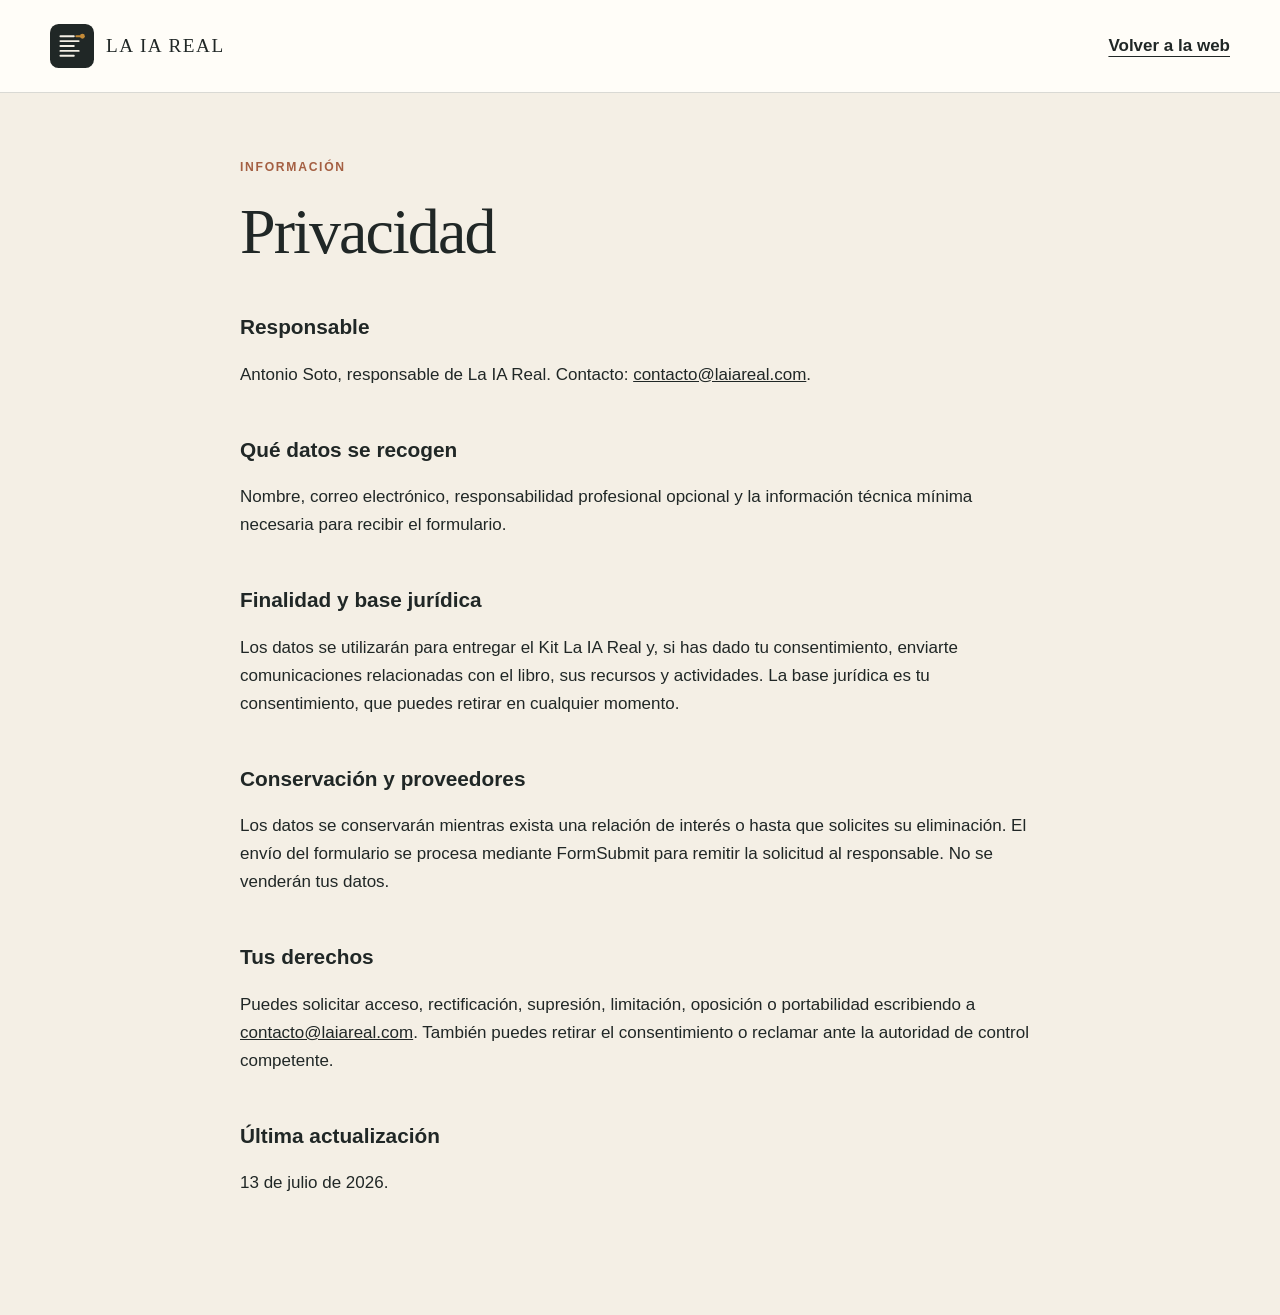
<file: laiareal-ebook/privacidad.html>
<!doctype html>
<html lang="es">
<head>
  <meta charset="utf-8">
  <meta name="viewport" content="width=device-width, initial-scale=1">
  <title>Privacidad — La IA Real</title>
  <link rel="icon" href="assets/brand-mark.svg" type="image/svg+xml">
  <link rel="stylesheet" href="styles.css">
</head>
<body>
  <header class="utility-header">
    <div class="container">
      <a class="brand" href="index.html">
        <img src="assets/brand-mark.svg" alt="" width="44" height="44">
        <span>LA IA REAL</span>
      </a>
      <a class="text-link" href="index.html">Volver a la web</a>
    </div>
  </header>

  <main class="utility-main">
    <article class="container policy-copy">
      <p class="eyebrow">Información</p>
      <h1>Privacidad</h1>
      <h2>Responsable</h2>
      <p>Antonio Soto, responsable de La IA Real. Contacto: <a href="mailto:contacto@laiareal.com">contacto@laiareal.com</a>.</p>

      <h2>Qué datos se recogen</h2>
      <p>Nombre, correo electrónico, responsabilidad profesional opcional y la información técnica mínima necesaria para recibir el formulario.</p>

      <h2>Finalidad y base jurídica</h2>
      <p>Los datos se utilizarán para entregar el Kit La IA Real y, si has dado tu consentimiento, enviarte comunicaciones relacionadas con el libro, sus recursos y actividades. La base jurídica es tu consentimiento, que puedes retirar en cualquier momento.</p>

      <h2>Conservación y proveedores</h2>
      <p>Los datos se conservarán mientras exista una relación de interés o hasta que solicites su eliminación. El envío del formulario se procesa mediante FormSubmit para remitir la solicitud al responsable. No se venderán tus datos.</p>

      <h2>Tus derechos</h2>
      <p>Puedes solicitar acceso, rectificación, supresión, limitación, oposición o portabilidad escribiendo a <a href="mailto:contacto@laiareal.com">contacto@laiareal.com</a>. También puedes retirar el consentimiento o reclamar ante la autoridad de control competente.</p>

      <h2>Última actualización</h2>
      <p>13 de julio de 2026.</p>
    </article>
  </main>
</body>
</html>
</file>
<file: laiareal-ebook/styles.css>
:root {
  --ink: #202726;
  --ink-soft: #3f4846;
  --paper: #f4efe5;
  --paper-deep: #e8dfcf;
  --white: #fffdf8;
  --ochre: #c38a37;
  --ochre-light: #e3bd76;
  --olive: #69735a;
  --sky: #6d94a6;
  --clay: #a45f42;
  --line: rgba(32, 39, 38, 0.17);
  --serif: "Iowan Old Style", "Palatino Linotype", Baskerville, Georgia, serif;
  --sans: Inter, ui-sans-serif, -apple-system, BlinkMacSystemFont, "Segoe UI", sans-serif;
  --container: 1180px;
  --radius: 22px;
  --shadow: 0 26px 70px rgba(37, 31, 22, 0.16);
}

*,
*::before,
*::after {
  box-sizing: border-box;
}

html {
  scroll-behavior: smooth;
}

body {
  margin: 0;
  color: var(--ink);
  background: var(--white);
  font-family: var(--sans);
  font-size: 17px;
  line-height: 1.65;
  -webkit-font-smoothing: antialiased;
}

img {
  max-width: 100%;
  height: auto;
}

a {
  color: inherit;
}

h1,
h2,
h3,
p {
  margin-top: 0;
}

h1,
h2,
h3 {
  line-height: 1.08;
}

h1,
h2 {
  font-family: var(--serif);
  font-weight: 500;
  letter-spacing: -0.03em;
}

h1 {
  max-width: 760px;
  margin-bottom: 28px;
  font-size: clamp(3.2rem, 6vw, 5.6rem);
}

h2 {
  margin-bottom: 22px;
  font-size: clamp(2.25rem, 4.2vw, 4rem);
}

h3 {
  margin-bottom: 10px;
  font-size: 1.15rem;
}

button,
input,
select {
  font: inherit;
}

.container {
  width: min(calc(100% - 40px), var(--container));
  margin-inline: auto;
}

.section {
  padding: 110px 0;
}

.section-dark {
  color: var(--paper);
  background: var(--ink);
}

.skip-link {
  position: fixed;
  z-index: 100;
  top: 12px;
  left: 12px;
  padding: 10px 14px;
  color: var(--ink);
  background: var(--ochre-light);
  border-radius: 8px;
  transform: translateY(-140%);
}

.skip-link:focus {
  transform: translateY(0);
}

.site-header {
  position: sticky;
  z-index: 20;
  top: 0;
  background: rgba(255, 253, 248, 0.94);
  border-bottom: 1px solid var(--line);
  backdrop-filter: blur(14px);
}

.header-inner {
  display: flex;
  min-height: 76px;
  align-items: center;
  gap: 28px;
}

.brand {
  display: inline-flex;
  align-items: center;
  gap: 12px;
  flex: 0 0 auto;
  font-family: var(--serif);
  font-size: 1.2rem;
  letter-spacing: 0.08em;
  text-decoration: none;
}

.brand img {
  display: block;
}

nav {
  display: flex;
  align-items: center;
  gap: 26px;
  margin-left: auto;
}

nav a,
.footer-links a {
  font-size: 0.9rem;
  font-weight: 650;
  text-decoration: none;
}

nav a:hover,
.footer-links a:hover {
  text-decoration: underline;
  text-underline-offset: 5px;
}

.button {
  display: inline-flex;
  min-height: 50px;
  align-items: center;
  justify-content: center;
  padding: 12px 21px;
  color: var(--paper);
  background: var(--ink);
  border: 1px solid var(--ink);
  border-radius: 999px;
  font-size: 0.92rem;
  font-weight: 750;
  line-height: 1.2;
  text-decoration: none;
  cursor: pointer;
  transition: transform 160ms ease, background 160ms ease, color 160ms ease;
}

.button:hover {
  color: var(--ink);
  background: var(--ochre-light);
  transform: translateY(-2px);
}

.button:focus-visible,
.text-link:focus-visible,
nav a:focus-visible,
input:focus-visible,
select:focus-visible {
  outline: 3px solid var(--sky);
  outline-offset: 3px;
}

.button-small {
  min-height: 42px;
  padding: 10px 17px;
}

.button-secondary {
  color: var(--ink);
  background: transparent;
}

.button-full {
  width: 100%;
  color: var(--ink);
  background: var(--ochre-light);
  border-color: var(--ochre-light);
}

.button-full:hover {
  background: var(--white);
}

.text-link {
  display: inline-flex;
  align-items: center;
  gap: 8px;
  padding-block: 8px;
  font-weight: 750;
  text-decoration-thickness: 1px;
  text-underline-offset: 5px;
}

.text-link span {
  font-size: 1.25em;
}

.eyebrow,
.section-number {
  margin-bottom: 20px;
  color: var(--clay);
  font-size: 0.76rem;
  font-weight: 800;
  letter-spacing: 0.14em;
  text-transform: uppercase;
}

.eyebrow-light {
  color: var(--ochre-light);
}

.hero {
  position: relative;
  overflow: hidden;
  padding: 80px 0 100px;
  background:
    radial-gradient(circle at 85% 16%, rgba(109, 148, 166, 0.22), transparent 31%),
    linear-gradient(135deg, var(--white), var(--paper));
}

.hero::after {
  position: absolute;
  right: -100px;
  bottom: -170px;
  width: 420px;
  height: 420px;
  border: 1px solid rgba(105, 115, 90, 0.2);
  border-radius: 50%;
  content: "";
}

.hero-grid {
  position: relative;
  z-index: 1;
  display: grid;
  grid-template-columns: minmax(0, 1.25fr) minmax(280px, 0.75fr);
  align-items: center;
  gap: clamp(60px, 8vw, 120px);
}

.hero-lead {
  max-width: 660px;
  margin-bottom: 32px;
  color: var(--ink-soft);
  font-size: clamp(1.08rem, 1.7vw, 1.35rem);
}

.button-row {
  display: flex;
  align-items: center;
  gap: 22px;
  flex-wrap: wrap;
}

.release-note {
  margin: 26px 0 0;
  color: var(--ink-soft);
  font-size: 0.88rem;
}

.book-stage {
  position: relative;
  max-width: 390px;
  margin-inline: auto;
  padding: 10px 8px 0;
}

.book-shadow {
  position: absolute;
  right: -5%;
  bottom: 52px;
  left: 7%;
  height: 30px;
  background: rgba(32, 39, 38, 0.28);
  border-radius: 50%;
  filter: blur(20px);
}

.book-cover {
  position: relative;
  z-index: 1;
  display: block;
  width: 100%;
  border-radius: 3px 10px 10px 3px;
  box-shadow: var(--shadow);
  transform: rotate(1.5deg);
}

.stage-note {
  position: relative;
  z-index: 2;
  display: flex;
  justify-content: space-between;
  gap: 8px;
  margin: 30px -18px 0;
  color: var(--ink-soft);
  font-size: 0.72rem;
  font-weight: 750;
  letter-spacing: 0.04em;
  text-transform: uppercase;
}

.problem {
  padding: 92px 0;
}

.statement-grid {
  display: grid;
  grid-template-columns: 0.34fr 1fr;
  gap: 60px;
}

.statement-grid h2 {
  max-width: 900px;
  font-size: clamp(2.2rem, 4.4vw, 4.4rem);
}

.statement-grid p:last-child {
  max-width: 740px;
  margin-bottom: 0;
  color: rgba(244, 239, 229, 0.75);
  font-size: 1.1rem;
}

.section-number {
  color: var(--ochre-light);
}

.section-heading {
  display: grid;
  grid-template-columns: minmax(0, 1.3fr) minmax(280px, 0.7fr);
  align-items: end;
  gap: 60px;
  margin-bottom: 56px;
}

.section-heading h2,
.section-heading p {
  margin-bottom: 0;
}

.section-heading > p {
  color: var(--ink-soft);
}

.layer-list {
  margin: 0;
  padding: 0;
  border-top: 1px solid var(--line);
  list-style: none;
}

.layer-list li {
  display: grid;
  grid-template-columns: 86px 1fr;
  align-items: start;
  gap: 24px;
  padding: 26px 8px;
  border-bottom: 1px solid var(--line);
}

.layer-list li:nth-child(2) {
  margin-left: 7%;
}

.layer-list li:nth-child(3) {
  margin-left: 14%;
}

.layer-list li:nth-child(4) {
  margin-left: 21%;
}

.layer-list li:nth-child(5) {
  margin-left: 28%;
}

.layer-index {
  color: var(--clay);
  font-family: var(--serif);
  font-size: 1.8rem;
}

.layer-list h3 {
  margin: 0 0 5px;
  font-size: 1.25rem;
}

.layer-list p {
  max-width: 700px;
  margin-bottom: 0;
  color: var(--ink-soft);
}

.formula {
  margin: 56px 0 0;
  padding: 32px 38px;
  background: var(--paper);
  border-left: 5px solid var(--ochre);
  border-radius: 0 var(--radius) var(--radius) 0;
}

.formula p {
  margin: 0;
  font-family: var(--serif);
  font-size: clamp(1.4rem, 2.5vw, 2rem);
  line-height: 1.25;
}

.context-section {
  background: var(--paper);
}

.context-grid {
  display: grid;
  grid-template-columns: 0.95fr 1.05fr;
  align-items: center;
  gap: clamp(60px, 10vw, 130px);
}

.context-grid > div:last-child p:not(.eyebrow) {
  max-width: 650px;
  color: var(--ink-soft);
  font-size: 1.08rem;
}

.context-visual {
  position: relative;
  min-height: 450px;
}

.context-card,
.context-core {
  position: absolute;
  display: grid;
  place-items: center;
  border: 1px solid rgba(32, 39, 38, 0.12);
  border-radius: 16px;
  box-shadow: 0 14px 36px rgba(32, 39, 38, 0.1);
  font-size: 0.78rem;
  font-weight: 800;
  letter-spacing: 0.08em;
  text-transform: uppercase;
}

.context-card {
  width: 42%;
  height: 110px;
  background: var(--white);
}

.card-a { top: 0; left: 0; color: var(--sky); transform: rotate(-3deg); }
.card-b { top: 34px; right: 2%; color: var(--olive); transform: rotate(3deg); }
.card-c { bottom: 34px; left: 3%; color: var(--clay); transform: rotate(2deg); }
.card-d { right: 0; bottom: 0; color: var(--ochre); transform: rotate(-2deg); }

.context-core {
  z-index: 2;
  top: 50%;
  left: 50%;
  width: 190px;
  height: 190px;
  color: var(--paper);
  background: var(--ink);
  border-radius: 50%;
  font-family: var(--serif);
  font-size: 1.8rem;
  font-weight: 500;
  letter-spacing: -0.02em;
  text-transform: none;
  transform: translate(-50%, -50%);
}

.context-core span {
  color: var(--ochre-light);
}

.compact-heading {
  margin-bottom: 42px;
}

.part-grid {
  display: grid;
  grid-template-columns: repeat(4, 1fr);
  gap: 1px;
  overflow: hidden;
  margin-bottom: 72px;
  background: var(--line);
  border: 1px solid var(--line);
  border-radius: var(--radius);
}

.part-grid article {
  min-height: 310px;
  padding: 30px 26px;
  background: var(--white);
}

.part-grid span {
  display: block;
  margin-bottom: 60px;
  color: var(--clay);
  font-family: var(--serif);
  font-size: 2rem;
}

.part-grid h3 {
  font-family: var(--serif);
  font-size: 1.5rem;
  font-weight: 500;
}

.part-grid p {
  margin-bottom: 0;
  color: var(--ink-soft);
  font-size: 0.92rem;
}

.format-grid {
  display: grid;
  grid-template-columns: repeat(2, 1fr);
  gap: 24px;
}

.format-card {
  display: flex;
  min-height: 340px;
  flex-direction: column;
  justify-content: space-between;
  padding: 36px;
  background: rgba(109, 148, 166, 0.16);
  border-radius: var(--radius);
}

.format-card-paper {
  background: var(--paper);
}

.format-card h3 {
  max-width: 520px;
  font-family: var(--serif);
  font-size: clamp(1.8rem, 3vw, 2.5rem);
  font-weight: 500;
}

.format-card p:not(.eyebrow) {
  max-width: 540px;
  color: var(--ink-soft);
}

.format-footer {
  display: flex;
  align-items: center;
  justify-content: space-between;
  gap: 20px;
  padding-top: 30px;
  border-top: 1px solid var(--line);
}

.format-footer strong {
  font-size: 0.9rem;
}

.kit-section {
  padding: 110px 0;
}

.kit-grid {
  display: grid;
  grid-template-columns: 1fr 0.8fr;
  align-items: center;
  gap: clamp(60px, 10vw, 140px);
}

.kit-grid > div > p:not(.eyebrow) {
  max-width: 600px;
  color: rgba(244, 239, 229, 0.75);
  font-size: 1.08rem;
}

.check-list {
  display: grid;
  gap: 14px;
  margin: 32px 0 0;
  padding: 0;
  list-style: none;
}

.check-list li {
  position: relative;
  padding-left: 31px;
}

.check-list li::before {
  position: absolute;
  top: 0.4em;
  left: 0;
  width: 15px;
  height: 8px;
  border-bottom: 2px solid var(--ochre-light);
  border-left: 2px solid var(--ochre-light);
  content: "";
  transform: rotate(-45deg);
}

.signup-card {
  padding: 32px;
  color: var(--ink);
  background: var(--white);
  border-radius: var(--radius);
  box-shadow: var(--shadow);
}

.signup-card label:not(.consent) {
  display: block;
  margin: 17px 0 6px;
  font-size: 0.82rem;
  font-weight: 750;
}

.signup-card label:first-of-type {
  margin-top: 0;
}

.signup-card label span {
  color: var(--ink-soft);
  font-weight: 500;
}

.signup-card input:not([type="checkbox"]),
.signup-card select {
  width: 100%;
  min-height: 48px;
  padding: 10px 12px;
  color: var(--ink);
  background: var(--white);
  border: 1px solid rgba(32, 39, 38, 0.28);
  border-radius: 9px;
}

.consent {
  display: grid;
  grid-template-columns: 20px 1fr;
  gap: 10px;
  margin: 21px 0;
  font-size: 0.76rem;
  line-height: 1.45;
}

.consent input {
  width: 18px;
  height: 18px;
  margin: 2px 0 0;
  accent-color: var(--ink);
}

.form-note {
  margin: 13px 0 0;
  color: var(--ink-soft);
  font-size: 0.74rem;
  text-align: center;
}

.visually-hidden {
  position: absolute !important;
  width: 1px !important;
  height: 1px !important;
  overflow: hidden !important;
  clip: rect(0 0 0 0) !important;
  clip-path: inset(50%) !important;
  white-space: nowrap !important;
}

.author-section {
  background: var(--paper);
}

.author-grid {
  display: grid;
  grid-template-columns: 0.55fr 1fr;
  align-items: center;
  gap: clamp(50px, 10vw, 130px);
}

.author-monogram {
  display: grid;
  width: min(100%, 380px);
  aspect-ratio: 1;
  place-items: center;
  color: var(--paper);
  background: var(--olive);
  border-radius: 50% 50% 46% 54% / 55% 45% 55% 45%;
  font-family: var(--serif);
  font-size: clamp(4rem, 9vw, 8rem);
  letter-spacing: -0.05em;
}

.author-grid h2 {
  margin-bottom: 12px;
}

.author-lead {
  max-width: 600px;
  font-family: var(--serif);
  font-size: 1.45rem;
  line-height: 1.35;
}

.author-grid > div:last-child > p:not(.eyebrow) {
  max-width: 680px;
}

.business-section {
  background: var(--white);
}

.business-card {
  display: grid;
  grid-template-columns: 1fr auto;
  align-items: end;
  gap: 60px;
  padding: clamp(38px, 6vw, 72px);
  color: var(--paper);
  background: var(--clay);
  border-radius: 28px;
}

.business-card h2 {
  max-width: 780px;
}

.business-card > div:first-child > p:last-child {
  max-width: 680px;
  margin-bottom: 0;
  color: rgba(244, 239, 229, 0.82);
}

.business-card .eyebrow {
  color: var(--paper);
}

.business-actions {
  min-width: 220px;
  text-align: center;
}

.business-actions .button {
  color: var(--ink);
  background: var(--paper);
  border-color: var(--paper);
}

.business-actions p {
  margin: 14px 0 0;
  font-size: 0.76rem;
}

.site-footer {
  padding: 70px 0 24px;
  color: var(--paper);
  background: var(--ink);
}

.footer-grid {
  display: flex;
  justify-content: space-between;
  gap: 40px;
  padding-bottom: 50px;
}

.brand-light {
  color: var(--paper);
}

.footer-grid > div:first-child p {
  margin: 18px 0 0;
  color: rgba(244, 239, 229, 0.65);
}

.footer-links {
  display: flex;
  align-items: flex-start;
  gap: 26px;
  flex-wrap: wrap;
}

.footer-bottom {
  display: flex;
  justify-content: space-between;
  padding-top: 22px;
  color: rgba(244, 239, 229, 0.52);
  border-top: 1px solid rgba(244, 239, 229, 0.16);
  font-size: 0.76rem;
}

/* Kit imprimible y páginas auxiliares */
.utility-header {
  padding: 24px 0;
  background: var(--white);
  border-bottom: 1px solid var(--line);
}

.utility-header .container {
  display: flex;
  align-items: center;
  justify-content: space-between;
  gap: 24px;
}

.utility-main {
  padding: 64px 0 100px;
  background: var(--paper);
}

.utility-intro {
  max-width: 820px;
  margin-bottom: 48px;
}

.utility-intro h1 {
  font-size: clamp(2.8rem, 6vw, 5rem);
}

.worksheet {
  margin-bottom: 28px;
  padding: 40px;
  background: var(--white);
  border: 1px solid var(--line);
  border-radius: var(--radius);
  break-inside: avoid;
}

.worksheet-header {
  display: flex;
  justify-content: space-between;
  gap: 30px;
  margin-bottom: 32px;
  padding-bottom: 20px;
  border-bottom: 2px solid var(--ink);
}

.worksheet-header h2 {
  margin-bottom: 0;
  font-size: 2.3rem;
}

.worksheet-number {
  color: var(--clay);
  font-family: var(--serif);
  font-size: 2.2rem;
}

.field-grid {
  display: grid;
  grid-template-columns: repeat(2, 1fr);
  gap: 22px;
}

.field {
  min-height: 115px;
  padding: 16px;
  border: 1px solid var(--line);
  border-radius: 10px;
}

.field-wide {
  grid-column: 1 / -1;
}

.field strong {
  display: block;
  margin-bottom: 10px;
  font-size: 0.8rem;
  letter-spacing: 0.06em;
  text-transform: uppercase;
}

.field span {
  color: var(--ink-soft);
  font-size: 0.82rem;
}

.gate-grid {
  display: grid;
  grid-template-columns: repeat(2, 1fr);
  gap: 18px;
}

.gate {
  padding: 22px;
  background: var(--paper);
  border-left: 4px solid var(--ochre);
  border-radius: 0 12px 12px 0;
}

.gate h3 {
  margin-bottom: 8px;
}

.gate p {
  margin-bottom: 0;
  color: var(--ink-soft);
  font-size: 0.86rem;
}

.policy-copy {
  max-width: 800px;
}

.policy-copy h1 {
  font-size: clamp(2.6rem, 5vw, 4.5rem);
}

.policy-copy h2 {
  margin-top: 50px;
  font-family: var(--sans);
  font-size: 1.3rem;
  font-weight: 750;
  letter-spacing: 0;
}

.policy-note {
  padding: 18px 20px;
  background: #fff3cd;
  border-left: 4px solid var(--ochre);
}

.brand-guide .utility-intro {
  margin-bottom: 70px;
}

.brand-panel {
  margin-bottom: 92px;
  padding: clamp(34px, 6vw, 72px);
  color: var(--paper);
  background: var(--ink);
  border-radius: 28px;
}

.brand-panel h2 {
  max-width: 850px;
  font-size: clamp(2.8rem, 7vw, 6rem);
}

.brand-panel > p:not(.eyebrow) {
  max-width: 720px;
  color: rgba(244, 239, 229, 0.74);
  font-size: 1.1rem;
}

.brand-section {
  padding: 76px 0;
  border-top: 1px solid var(--line);
}

.brand-section-heading {
  max-width: 860px;
  margin-bottom: 42px;
}

.brand-section > p {
  max-width: 800px;
  color: var(--ink-soft);
}

.logo-showcase {
  display: grid;
  grid-template-columns: 1fr 0.34fr;
  gap: 18px;
  margin-bottom: 28px;
}

.logo-tile,
.mark-tile {
  display: grid;
  min-height: 260px;
  place-items: center;
  padding: 34px;
  background: var(--white);
  border: 1px solid var(--line);
  border-radius: var(--radius);
}

.logo-tile img {
  width: min(100%, 560px);
}

.mark-tile img {
  width: 132px;
}

.swatch-grid {
  display: grid;
  grid-template-columns: repeat(3, 1fr);
  gap: 14px;
  margin-bottom: 30px;
}

.swatch {
  display: flex;
  min-height: 190px;
  flex-direction: column;
  justify-content: flex-end;
  padding: 22px;
  border: 1px solid rgba(32, 39, 38, 0.1);
  border-radius: 16px;
}

.swatch strong {
  font-family: var(--serif);
  font-size: 1.5rem;
  font-weight: 500;
}

.swatch span {
  font-size: 0.82rem;
  font-weight: 750;
  letter-spacing: 0.06em;
}

.swatch small {
  margin-top: 13px;
  opacity: 0.7;
}

.swatch-ink { color: var(--paper); background: var(--ink); }
.swatch-paper { background: var(--paper); }
.swatch-ochre { background: var(--ochre); }
.swatch-olive { color: var(--paper); background: var(--olive); }
.swatch-sky { background: var(--sky); }
.swatch-clay { color: var(--paper); background: var(--clay); }

.type-grid {
  display: grid;
  grid-template-columns: repeat(2, 1fr);
  gap: 18px;
  margin-bottom: 28px;
}

.type-card {
  min-height: 280px;
  padding: 30px;
  background: var(--white);
  border: 1px solid var(--line);
  border-radius: var(--radius);
}

.type-card span {
  display: block;
  margin-bottom: 62px;
  color: var(--clay);
  font-size: 0.76rem;
  font-weight: 800;
  letter-spacing: 0.06em;
  text-transform: uppercase;
}

.type-card p {
  margin-bottom: 0;
  font-size: clamp(2rem, 4vw, 3.5rem);
  line-height: 1.08;
}

.type-serif p {
  font-family: var(--serif);
}

.type-sans p {
  font-family: var(--sans);
  font-size: clamp(1.7rem, 3vw, 2.5rem);
  font-weight: 650;
  letter-spacing: -0.03em;
}

.voice-grid {
  display: grid;
  grid-template-columns: repeat(2, 1fr);
  gap: 18px;
  margin-bottom: 28px;
}

.voice-grid article {
  padding: 30px;
  background: var(--white);
  border: 1px solid var(--line);
  border-radius: var(--radius);
}

.voice-grid article:first-child {
  border-top: 5px solid var(--olive);
}

.voice-grid article:last-child {
  border-top: 5px solid var(--clay);
}

.voice-grid p {
  margin-bottom: 12px;
  font-family: var(--serif);
  font-size: 1.2rem;
}

.brand-rules {
  max-width: 800px;
  padding-left: 22px;
}

.brand-rules li {
  margin-bottom: 8px;
}

.image-direction {
  display: grid;
  grid-template-columns: minmax(260px, 0.65fr) 1fr;
  align-items: center;
  gap: clamp(40px, 8vw, 100px);
}

.image-direction img {
  width: min(100%, 380px);
  border-radius: 4px 12px 12px 4px;
  box-shadow: var(--shadow);
}

.image-direction h3 {
  margin-top: 28px;
  font-family: var(--serif);
  font-size: 1.7rem;
  font-weight: 500;
}

.image-direction h3:first-child {
  margin-top: 0;
}

.brand-downloads {
  display: grid;
  grid-template-columns: 1fr 0.55fr;
  align-items: center;
  gap: 60px;
  margin-top: 76px;
  margin-bottom: 0;
}

.brand-downloads h2 {
  font-size: clamp(2.5rem, 5vw, 4.5rem);
}

.download-links {
  display: grid;
  gap: 12px;
}

@media (max-width: 960px) {
  .header-inner {
    min-height: auto;
    padding-block: 14px;
    flex-wrap: wrap;
  }

  nav {
    order: 3;
    width: 100%;
    justify-content: space-between;
    gap: 14px;
    padding-top: 10px;
    border-top: 1px solid var(--line);
  }

  .header-inner > .button {
    margin-left: auto;
  }

  .hero-grid,
  .context-grid,
  .kit-grid,
  .author-grid {
    grid-template-columns: 1fr;
  }

  .hero-copy {
    max-width: 800px;
  }

  .book-stage {
    width: min(76vw, 390px);
  }

  .part-grid {
    grid-template-columns: repeat(2, 1fr);
  }

  .part-grid article {
    min-height: 280px;
  }

  .context-visual {
    width: min(100%, 600px);
    margin-inline: auto;
  }

  .author-monogram {
    max-width: 300px;
  }

  .business-card {
    grid-template-columns: 1fr;
    align-items: start;
  }

  .business-actions {
    text-align: left;
  }

  .brand-downloads {
    grid-template-columns: 1fr;
  }
}

@media (max-width: 700px) {
  body {
    font-size: 16px;
  }

  .container {
    width: min(calc(100% - 28px), var(--container));
  }

  .section,
  .kit-section {
    padding: 76px 0;
  }

  .site-header {
    position: static;
  }

  .header-inner > .button,
  nav a:nth-child(2),
  nav a:nth-child(4) {
    display: none;
  }

  nav {
    justify-content: flex-start;
    gap: 24px;
    overflow-x: auto;
  }

  h1 {
    font-size: clamp(2.7rem, 14vw, 4.2rem);
  }

  h2 {
    font-size: clamp(2rem, 10vw, 3.2rem);
  }

  .hero {
    padding: 60px 0 72px;
  }

  .hero-grid {
    gap: 50px;
  }

  .stage-note {
    margin-inline: 0;
    flex-wrap: wrap;
  }

  .statement-grid,
  .section-heading {
    grid-template-columns: 1fr;
    gap: 18px;
  }

  .problem {
    padding: 72px 0;
  }

  .layer-list li,
  .layer-list li:nth-child(n) {
    grid-template-columns: 54px 1fr;
    gap: 14px;
    margin-left: 0;
    padding-inline: 0;
  }

  .layer-index {
    font-size: 1.4rem;
  }

  .formula {
    padding: 25px 24px;
  }

  .context-visual {
    min-height: 370px;
  }

  .context-card {
    height: 90px;
  }

  .context-core {
    width: 150px;
    height: 150px;
    font-size: 1.45rem;
  }

  .part-grid,
  .format-grid {
    grid-template-columns: 1fr;
  }

  .part-grid article {
    min-height: 0;
  }

  .part-grid span {
    margin-bottom: 28px;
  }

  .format-card {
    min-height: 360px;
    padding: 28px;
  }

  .format-footer {
    align-items: flex-start;
    flex-direction: column;
  }

  .signup-card {
    padding: 24px;
  }

  .business-card {
    padding: 34px 26px;
  }

  .footer-grid,
  .footer-bottom {
    flex-direction: column;
  }

  .footer-links {
    display: grid;
    grid-template-columns: repeat(2, 1fr);
  }

  .field-grid,
  .gate-grid,
  .swatch-grid,
  .type-grid,
  .voice-grid,
  .image-direction,
  .logo-showcase {
    grid-template-columns: 1fr;
  }

  .brand-section {
    padding: 56px 0;
  }

  .logo-tile,
  .mark-tile {
    min-height: 220px;
  }

  .field-wide {
    grid-column: auto;
  }

  .worksheet {
    padding: 26px 20px;
  }
}

@media (prefers-reduced-motion: reduce) {
  html {
    scroll-behavior: auto;
  }

  *,
  *::before,
  *::after {
    transition-duration: 0.01ms !important;
  }
}

@media print {
  body {
    color: #000;
    background: #fff;
    font-size: 11pt;
  }

  .utility-header,
  .no-print,
  .site-footer {
    display: none !important;
  }

  .utility-main {
    padding: 0;
    background: #fff;
  }

  .utility-intro {
    break-after: page;
  }

  .worksheet {
    min-height: 245mm;
    margin: 0;
    padding: 14mm;
    border: 0;
    border-radius: 0;
    break-after: page;
  }

  .worksheet:last-child {
    break-after: auto;
  }
}

/* Workbook para servicios de consultoría */
.consultant-label {
  display: inline-flex;
  align-items: center;
  gap: 8px;
  margin-bottom: 22px;
  padding: 7px 12px;
  color: var(--paper);
  background: var(--clay);
  border-radius: 999px;
  font-size: 0.7rem;
  font-weight: 800;
  letter-spacing: 0.08em;
  text-transform: uppercase;
}

.service-map {
  display: grid;
  grid-template-columns: repeat(5, 1fr);
  gap: 10px;
  margin: 42px 0 56px;
}

.service-step {
  position: relative;
  min-height: 152px;
  padding: 20px;
  background: var(--white);
  border: 1px solid var(--line);
  border-radius: 14px;
}

.service-step::after {
  position: absolute;
  z-index: 2;
  top: 50%;
  right: -9px;
  width: 16px;
  height: 16px;
  content: "";
  background: var(--white);
  border-top: 1px solid var(--line);
  border-right: 1px solid var(--line);
  transform: rotate(45deg) translateY(-50%);
}

.service-step:last-child::after {
  display: none;
}

.service-step span {
  display: block;
  margin-bottom: 18px;
  color: var(--clay);
  font-family: var(--serif);
  font-size: 1.4rem;
}

.service-step strong {
  display: block;
  margin-bottom: 5px;
}

.service-step small {
  color: var(--ink-soft);
  font-size: 0.74rem;
  line-height: 1.4;
}

.consultant-output-grid {
  display: grid;
  grid-template-columns: repeat(5, 1fr);
  gap: 12px;
  margin: 26px 0;
}

.consultant-kpi {
  padding: 18px;
  color: var(--paper);
  background: var(--ink);
  border-radius: 12px;
}

.consultant-kpi span {
  display: block;
  min-height: 2.7em;
  color: rgba(244, 239, 229, 0.65);
  font-size: 0.68rem;
  font-weight: 750;
  line-height: 1.35;
  text-transform: uppercase;
}

.consultant-kpi output {
  display: block;
  margin-top: 8px;
  font-family: var(--serif);
  font-size: 1.55rem;
}

.score-output,
.risk-score {
  display: inline-grid;
  min-width: 48px;
  min-height: 34px;
  place-items: center;
  padding: 5px 8px;
  color: var(--paper);
  background: var(--ink);
  border-radius: 999px;
  font-weight: 800;
}

.risk-score[data-level="low"] {
  color: #17391f;
  background: #cce9d2;
}

.risk-score[data-level="medium"] {
  color: #5d430f;
  background: #f4dda5;
}

.risk-score[data-level="high"] {
  color: #632d17;
  background: #efb89d;
}

.risk-score[data-level="critical"] {
  color: #fff;
  background: #8c2f2f;
}

.scoring-legend {
  display: grid;
  grid-template-columns: repeat(5, 1fr);
  gap: 8px;
  margin: 18px 0;
  padding: 14px;
  background: var(--paper);
  border-radius: 10px;
  font-size: 0.7rem;
}

.scoring-legend strong {
  display: block;
}

.client-report {
  min-height: 100vh;
  padding: 70px 0 110px;
  background: var(--paper);
}

.report-cover,
.report-section {
  margin-bottom: 28px;
  padding: clamp(32px, 6vw, 70px);
  background: var(--white);
  border: 1px solid var(--line);
  border-radius: var(--radius);
}

.report-cover {
  display: flex;
  min-height: 620px;
  flex-direction: column;
  justify-content: space-between;
  color: var(--paper);
  background: var(--ink);
}

.report-cover .brand {
  color: var(--paper);
}

.report-cover h1 {
  max-width: 900px;
  margin-top: 70px;
}

.report-cover .kit-lead {
  color: rgba(244, 239, 229, 0.78);
}

.report-cover-meta {
  display: grid;
  grid-template-columns: repeat(3, 1fr);
  gap: 24px;
  padding-top: 24px;
  border-top: 1px solid rgba(244, 239, 229, 0.25);
}

.report-cover-meta span,
.report-meta-label {
  display: block;
  color: rgba(244, 239, 229, 0.6);
  font-size: 0.68rem;
  font-weight: 750;
  letter-spacing: 0.06em;
  text-transform: uppercase;
}

.report-cover-meta strong {
  display: block;
  margin-top: 6px;
  font-size: 1rem;
}

.report-summary-grid {
  display: grid;
  grid-template-columns: 1.3fr 0.7fr;
  gap: 36px;
}

.report-callout {
  padding: 26px;
  color: var(--paper);
  background: var(--clay);
  border-radius: 16px;
}

.report-callout span {
  display: block;
  margin-bottom: 10px;
  font-size: 0.68rem;
  font-weight: 800;
  text-transform: uppercase;
}

.report-callout strong {
  font-family: var(--serif);
  font-size: 2.2rem;
  line-height: 1.1;
}

.report-list {
  display: grid;
  gap: 14px;
  margin: 20px 0 0;
  padding: 0;
  list-style: none;
}

.report-list li {
  padding: 16px 18px;
  background: var(--paper);
  border-left: 4px solid var(--ochre);
}

.empty-report-warning {
  margin-bottom: 24px;
  padding: 18px 20px;
  color: #6b3e16;
  background: #fff0cd;
  border: 1px solid #e5c57d;
  border-radius: 12px;
}

@media (max-width: 920px) {
  .service-map,
  .consultant-output-grid {
    grid-template-columns: repeat(2, 1fr);
  }

  .service-step::after {
    display: none;
  }

  .service-step:last-child,
  .consultant-kpi:last-child {
    grid-column: 1 / -1;
  }
}

@media (max-width: 680px) {
  .service-map,
  .consultant-output-grid,
  .scoring-legend,
  .report-summary-grid,
  .report-cover-meta {
    grid-template-columns: 1fr;
  }

  .service-step:last-child,
  .consultant-kpi:last-child {
    grid-column: auto;
  }

  .report-cover {
    min-height: 560px;
  }
}

@media print {
  .report-cover,
  .report-section {
    min-height: 260mm;
    margin: 0;
    padding: 15mm;
    border: 0;
    border-radius: 0;
    box-shadow: none;
    break-after: page;
  }

  .report-section:last-child {
    break-after: auto;
  }

  .client-report {
    padding: 0;
    background: #fff;
  }
}

/* Kit operativo ContextOS */
.kit-utility-header {
  position: sticky;
  z-index: 30;
  top: 0;
}

.kit-header-actions,
.workbook-actions,
.artifact-actions {
  display: flex;
  align-items: center;
  gap: 10px;
  flex-wrap: wrap;
}

.button-quiet {
  min-height: 42px;
  padding: 9px 15px;
  color: var(--ink);
  background: transparent;
  border-color: var(--line);
}

.button-danger {
  color: var(--clay);
  background: transparent;
  border-color: rgba(164, 95, 66, 0.42);
}

.kit-hub-main,
.workbook-main {
  min-height: 100vh;
  padding: 72px 0 110px;
  background:
    radial-gradient(circle at 93% 4%, rgba(109, 148, 166, 0.14), transparent 25%),
    var(--paper);
}

.kit-hub-intro,
.workbook-hero {
  max-width: 940px;
  margin-bottom: 44px;
}

.kit-hub-intro h1,
.workbook-hero h1 {
  max-width: 900px;
  font-size: clamp(3rem, 6vw, 5.4rem);
}

.kit-lead {
  max-width: 800px;
  color: var(--ink-soft);
  font-size: 1.12rem;
}

.local-data-note {
  display: flex;
  max-width: 900px;
  align-items: flex-start;
  gap: 14px;
  margin-top: 28px;
  padding: 16px 18px;
  background: rgba(109, 148, 166, 0.12);
  border: 1px solid rgba(109, 148, 166, 0.32);
  border-radius: 12px;
  font-size: 0.86rem;
}

.local-data-note strong {
  white-space: nowrap;
}

.kit-start-grid {
  display: grid;
  grid-template-columns: repeat(4, 1fr);
  gap: 12px;
  margin: 44px 0 70px;
  padding: 0;
  list-style: none;
  counter-reset: kit-steps;
}

.kit-start-grid li {
  min-height: 150px;
  padding: 22px;
  background: var(--white);
  border: 1px solid var(--line);
  border-radius: 16px;
  counter-increment: kit-steps;
}

.kit-start-grid li::before {
  display: block;
  margin-bottom: 22px;
  color: var(--clay);
  content: "0" counter(kit-steps);
  font-family: var(--serif);
  font-size: 1.5rem;
}

.kit-start-grid strong {
  display: block;
  margin-bottom: 6px;
}

.kit-start-grid span {
  color: var(--ink-soft);
  font-size: 0.84rem;
}

.artifact-grid {
  display: grid;
  grid-template-columns: repeat(3, 1fr);
  gap: 20px;
  margin-bottom: 80px;
}

.artifact-card {
  display: flex;
  min-height: 480px;
  flex-direction: column;
  padding: 30px;
  background: var(--white);
  border: 1px solid var(--line);
  border-radius: var(--radius);
  box-shadow: 0 16px 45px rgba(37, 31, 22, 0.07);
}

.artifact-index {
  display: flex;
  align-items: center;
  justify-content: space-between;
  margin-bottom: 38px;
  color: var(--clay);
  font-family: var(--serif);
  font-size: 1.7rem;
}

.artifact-card h2 {
  font-size: 2.25rem;
}

.artifact-card > p {
  color: var(--ink-soft);
  font-size: 0.9rem;
}

.artifact-output-list {
  display: grid;
  gap: 8px;
  margin: 18px 0 28px;
  padding: 0;
  list-style: none;
  font-size: 0.82rem;
}

.artifact-output-list li::before {
  margin-right: 8px;
  color: var(--olive);
  content: "✓";
  font-weight: 800;
}

.artifact-progress {
  margin-top: auto;
  padding-top: 24px;
  border-top: 1px solid var(--line);
}

.progress-label {
  display: flex;
  justify-content: space-between;
  gap: 12px;
  margin-bottom: 8px;
  font-size: 0.76rem;
  font-weight: 750;
}

.progress-track {
  height: 7px;
  overflow: hidden;
  background: var(--paper-deep);
  border-radius: 99px;
}

.progress-fill {
  width: 0;
  height: 100%;
  background: var(--ochre);
  border-radius: inherit;
  transition: width 220ms ease;
}

.progress-meta {
  margin: 8px 0 18px;
  color: var(--ink-soft);
  font-size: 0.72rem;
}

.contextos-principles {
  display: grid;
  grid-template-columns: 0.9fr 1.1fr;
  align-items: center;
  gap: 48px;
  padding: clamp(28px, 5vw, 56px);
  background: var(--white);
  border-radius: var(--radius);
}

.contextos-principles img,
.workbook-diagram img {
  display: block;
  width: 100%;
  border: 1px solid var(--line);
  border-radius: 14px;
}

.principle-list {
  display: grid;
  gap: 12px;
  margin: 26px 0 0;
  padding: 0;
  list-style: none;
}

.principle-list li {
  padding-left: 18px;
  border-left: 3px solid var(--ochre);
}

.principle-list strong {
  display: block;
}

.principle-list span {
  color: var(--ink-soft);
  font-size: 0.82rem;
}

.workbook-toolbar {
  margin-bottom: 34px;
  padding: 18px 20px;
  background: var(--white);
  border: 1px solid var(--line);
  border-radius: 16px;
}

.workbook-toolbar-row {
  display: flex;
  align-items: center;
  justify-content: space-between;
  gap: 18px;
}

.save-status {
  color: var(--ink-soft);
  font-size: 0.78rem;
}

.save-status[data-state="saving"] {
  color: var(--ochre);
}

.save-status[data-state="error"] {
  color: var(--clay);
}

.workbook-toolbar .progress-track {
  margin-top: 14px;
}

.workbook-section {
  margin-bottom: 26px;
  padding: clamp(26px, 4.5vw, 48px);
  background: var(--white);
  border: 1px solid var(--line);
  border-radius: var(--radius);
  box-shadow: 0 12px 35px rgba(37, 31, 22, 0.045);
}

.workbook-section-heading {
  display: grid;
  grid-template-columns: auto 1fr;
  gap: 20px;
  margin-bottom: 30px;
  padding-bottom: 20px;
  border-bottom: 1px solid var(--line);
}

.workbook-section-index {
  color: var(--clay);
  font-family: var(--serif);
  font-size: 2rem;
  line-height: 1;
}

.workbook-section-heading h2 {
  margin-bottom: 8px;
  font-size: clamp(2rem, 4vw, 3.2rem);
}

.workbook-section-heading p {
  max-width: 780px;
  margin-bottom: 0;
  color: var(--ink-soft);
  font-size: 0.88rem;
}

.input-grid {
  display: grid;
  grid-template-columns: repeat(2, minmax(0, 1fr));
  gap: 20px;
}

.input-grid-3 {
  grid-template-columns: repeat(3, minmax(0, 1fr));
}

.control {
  display: grid;
  align-content: start;
  gap: 7px;
}

.control-wide {
  grid-column: 1 / -1;
}

.control label,
.control legend {
  font-size: 0.79rem;
  font-weight: 780;
  letter-spacing: 0.025em;
}

.control-hint {
  min-height: 2.4em;
  margin: 0;
  color: var(--ink-soft);
  font-size: 0.72rem;
  line-height: 1.45;
}

.control input,
.control select,
.control textarea,
.workbook-table input,
.workbook-table select,
.workbook-table textarea {
  width: 100%;
  color: var(--ink);
  background: #fff;
  border: 1px solid rgba(32, 39, 38, 0.28);
  border-radius: 8px;
  font: inherit;
}

.control input,
.control select {
  min-height: 48px;
  padding: 10px 12px;
}

.control textarea {
  min-height: 122px;
  padding: 12px;
  resize: vertical;
}

.control textarea.tall {
  min-height: 190px;
}

.control input:focus-visible,
.control select:focus-visible,
.control textarea:focus-visible,
.workbook-table input:focus-visible,
.workbook-table select:focus-visible,
.workbook-table textarea:focus-visible {
  outline: 3px solid rgba(109, 148, 166, 0.45);
  outline-offset: 1px;
  border-color: var(--sky);
}

.required-mark {
  color: var(--clay);
}

.subsection-title {
  margin: 36px 0 18px;
  font-family: var(--sans);
  font-size: 1.05rem;
  font-weight: 800;
  letter-spacing: 0;
}

.table-wrap {
  overflow-x: auto;
  border: 1px solid var(--line);
  border-radius: 12px;
}

.workbook-table {
  width: 100%;
  min-width: 840px;
  border-collapse: collapse;
  font-size: 0.76rem;
}

.workbook-table th {
  padding: 11px;
  text-align: left;
  background: var(--paper-deep);
  border-right: 1px solid var(--line);
  font-size: 0.68rem;
  letter-spacing: 0.04em;
  text-transform: uppercase;
}

.workbook-table td {
  min-width: 120px;
  padding: 8px;
  vertical-align: top;
  border-top: 1px solid var(--line);
  border-right: 1px solid var(--line);
}

.workbook-table th:last-child,
.workbook-table td:last-child {
  border-right: 0;
}

.workbook-table input,
.workbook-table select,
.workbook-table textarea {
  min-height: 40px;
  padding: 7px 8px;
  font-size: 0.76rem;
}

.workbook-table textarea {
  min-height: 76px;
  resize: vertical;
}

.check-grid {
  display: grid;
  grid-template-columns: repeat(2, minmax(0, 1fr));
  gap: 10px;
}

.check-item,
.radio-item {
  display: flex;
  align-items: flex-start;
  gap: 10px;
  padding: 13px 14px;
  background: var(--paper);
  border: 1px solid var(--line);
  border-radius: 10px;
  font-size: 0.8rem;
  line-height: 1.45;
}

.check-item input,
.radio-item input {
  width: 18px;
  height: 18px;
  flex: 0 0 auto;
  margin-top: 2px;
  accent-color: var(--olive);
}

.evidence-callout,
.formula-box,
.decision-box {
  margin-top: 26px;
  padding: 22px;
  background: rgba(195, 138, 55, 0.11);
  border-left: 4px solid var(--ochre);
  border-radius: 0 12px 12px 0;
}

.evidence-callout h3,
.formula-box h3,
.decision-box h3 {
  margin-bottom: 8px;
}

.evidence-callout p,
.formula-box p,
.decision-box p {
  margin-bottom: 0;
  color: var(--ink-soft);
  font-size: 0.82rem;
}

.metric-panel {
  display: grid;
  grid-template-columns: repeat(2, 1fr);
  gap: 14px;
  margin-top: 22px;
}

.metric-output {
  padding: 22px;
  color: var(--paper);
  background: var(--ink);
  border-radius: 14px;
}

.metric-output span {
  display: block;
  color: rgba(244, 239, 229, 0.68);
  font-size: 0.72rem;
  font-weight: 750;
  letter-spacing: 0.07em;
  text-transform: uppercase;
}

.metric-output output {
  display: block;
  margin-top: 8px;
  font-family: var(--serif);
  font-size: 2rem;
}

.workbook-diagram {
  margin: 0 0 32px;
  padding: 18px;
  background: #fff;
  border: 1px solid var(--line);
  border-radius: 16px;
}

.workbook-diagram figcaption {
  margin-top: 10px;
  color: var(--ink-soft);
  font-size: 0.72rem;
  text-align: center;
}

.context-layer {
  border-top: 7px solid var(--sky);
}

.context-layer:nth-of-type(even) {
  border-top-color: var(--olive);
}

.gate-sheet {
  border-top: 7px solid var(--ochre);
}

.gate-day {
  display: inline-block;
  margin-bottom: 12px;
  padding: 5px 10px;
  color: var(--ink);
  background: var(--ochre-light);
  border-radius: 99px;
  font-size: 0.72rem;
  font-weight: 800;
  letter-spacing: 0.06em;
  text-transform: uppercase;
}

.decision-options {
  display: grid;
  grid-template-columns: repeat(4, 1fr);
  gap: 10px;
  margin-top: 18px;
}

.decision-options .radio-item {
  min-height: 74px;
  background: #fff;
}

.gate-criteria {
  margin: 22px 0;
  padding: 18px;
  background: rgba(105, 115, 90, 0.10);
  border-radius: 12px;
}

.gate-criteria strong {
  display: block;
  margin-bottom: 8px;
}

.gate-criteria p {
  margin-bottom: 0;
  color: var(--ink-soft);
  font-size: 0.82rem;
}

.kit-footer-note {
  max-width: 820px;
  margin: 60px auto 0;
  color: var(--ink-soft);
  font-size: 0.78rem;
  text-align: center;
}

.import-file {
  position: absolute;
  width: 1px;
  height: 1px;
  overflow: hidden;
  opacity: 0;
}

@media (max-width: 920px) {
  .artifact-grid,
  .kit-start-grid,
  .contextos-principles {
    grid-template-columns: 1fr 1fr;
  }

  .artifact-card {
    min-height: 0;
  }

  .artifact-card:last-child,
  .contextos-principles > * {
    grid-column: 1 / -1;
  }

  .input-grid-3,
  .decision-options {
    grid-template-columns: repeat(2, 1fr);
  }
}

@media (max-width: 680px) {
  .kit-utility-header {
    position: static;
  }

  .kit-utility-header .container,
  .workbook-toolbar-row {
    align-items: flex-start;
    flex-direction: column;
  }

  .kit-header-actions,
  .workbook-actions {
    width: 100%;
  }

  .kit-header-actions .button,
  .workbook-actions .button {
    flex: 1 1 auto;
  }

  .kit-hub-main,
  .workbook-main {
    padding-top: 46px;
  }

  .kit-hub-intro h1,
  .workbook-hero h1 {
    font-size: clamp(2.7rem, 14vw, 4.2rem);
  }

  .local-data-note,
  .kit-start-grid,
  .artifact-grid,
  .contextos-principles,
  .input-grid,
  .input-grid-3,
  .check-grid,
  .metric-panel,
  .decision-options {
    grid-template-columns: 1fr;
  }

  .local-data-note {
    display: grid;
  }

  .artifact-card:last-child,
  .contextos-principles > *,
  .control-wide {
    grid-column: auto;
  }

  .workbook-section {
    padding: 24px 18px;
  }

  .workbook-section-heading {
    grid-template-columns: 1fr;
    gap: 10px;
  }
}

@media print {
  @page {
    size: A4 portrait;
    margin: 12mm;
  }

  .kit-utility-header,
  .workbook-toolbar,
  .no-print,
  .kit-footer-note {
    display: none !important;
  }

  .workbook-main {
    padding: 0;
    background: #fff;
  }

  .workbook-hero {
    min-height: 245mm;
    margin: 0;
    padding: 22mm 10mm;
    break-after: page;
  }

  .workbook-section {
    margin: 0 0 8mm;
    padding: 8mm;
    border: 1px solid #bbb;
    border-radius: 0;
    box-shadow: none;
    break-inside: avoid;
  }

  .workbook-section.print-page {
    min-height: 260mm;
    break-after: page;
  }

  .workbook-section.print-page:last-child {
    break-after: auto;
  }

  .workbook-diagram {
    break-inside: avoid;
  }

  .control input,
  .control select,
  .control textarea,
  .workbook-table input,
  .workbook-table select,
  .workbook-table textarea {
    color: #000;
    background: #fff;
    border-color: #888;
  }

  .table-wrap {
    overflow: visible;
  }

  .workbook-table {
    min-width: 0;
    font-size: 7.5pt;
  }

  .workbook-table th,
  .workbook-table td {
    min-width: 0;
    padding: 4px;
  }

  .button,
  .progress-track {
    print-color-adjust: exact;
    -webkit-print-color-adjust: exact;
  }
}
</file>
